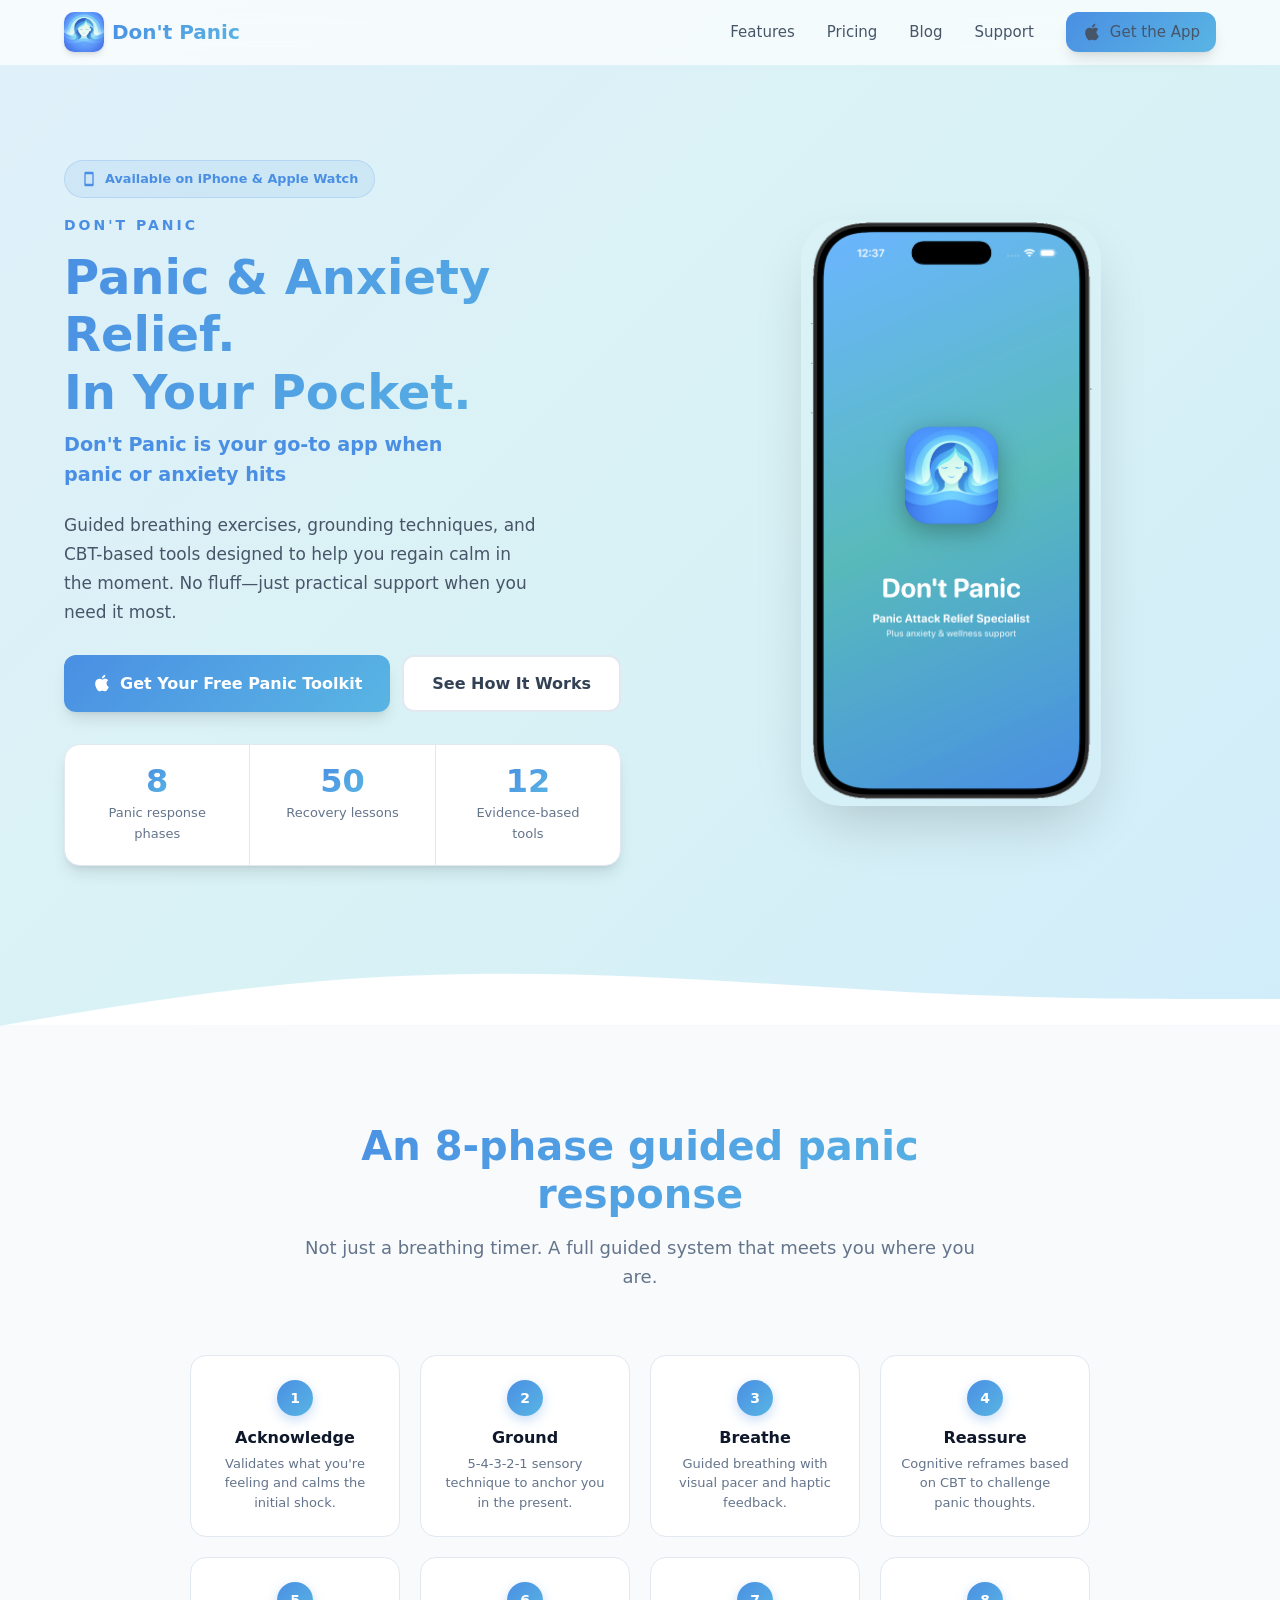
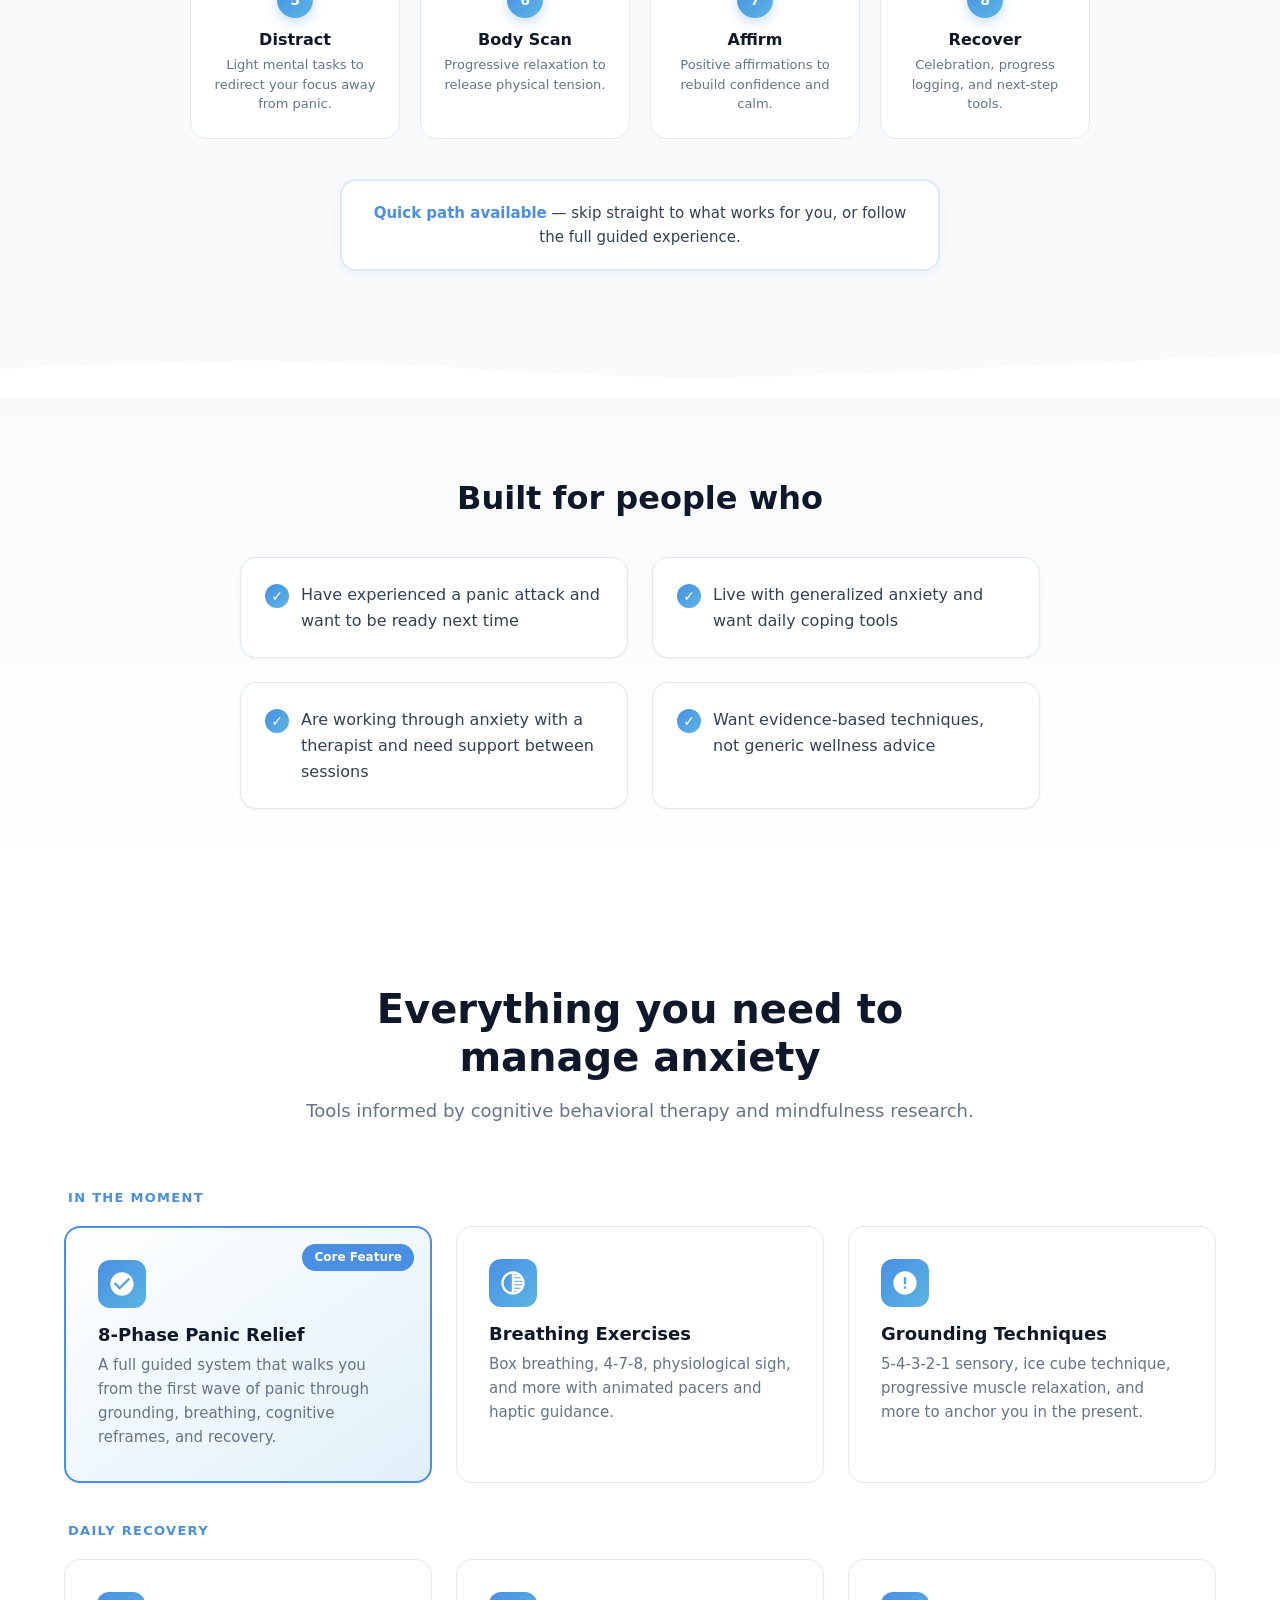
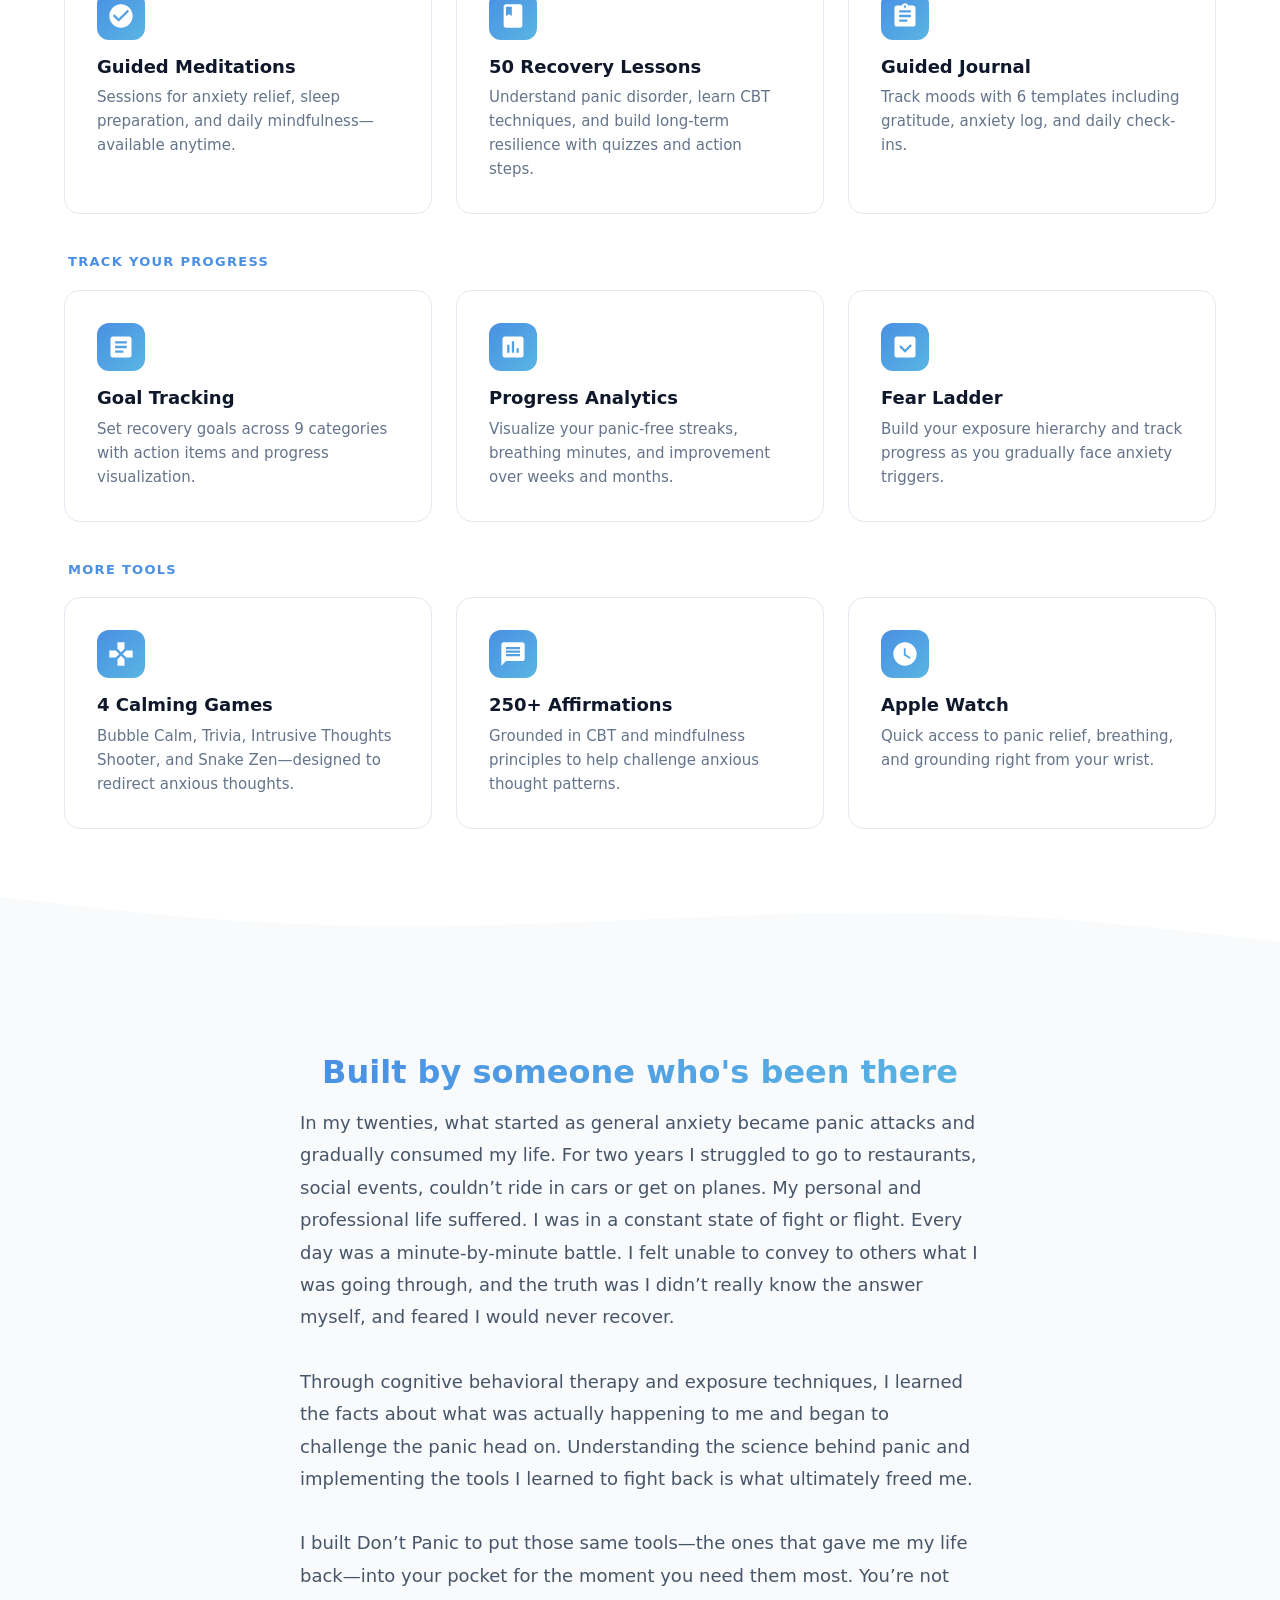
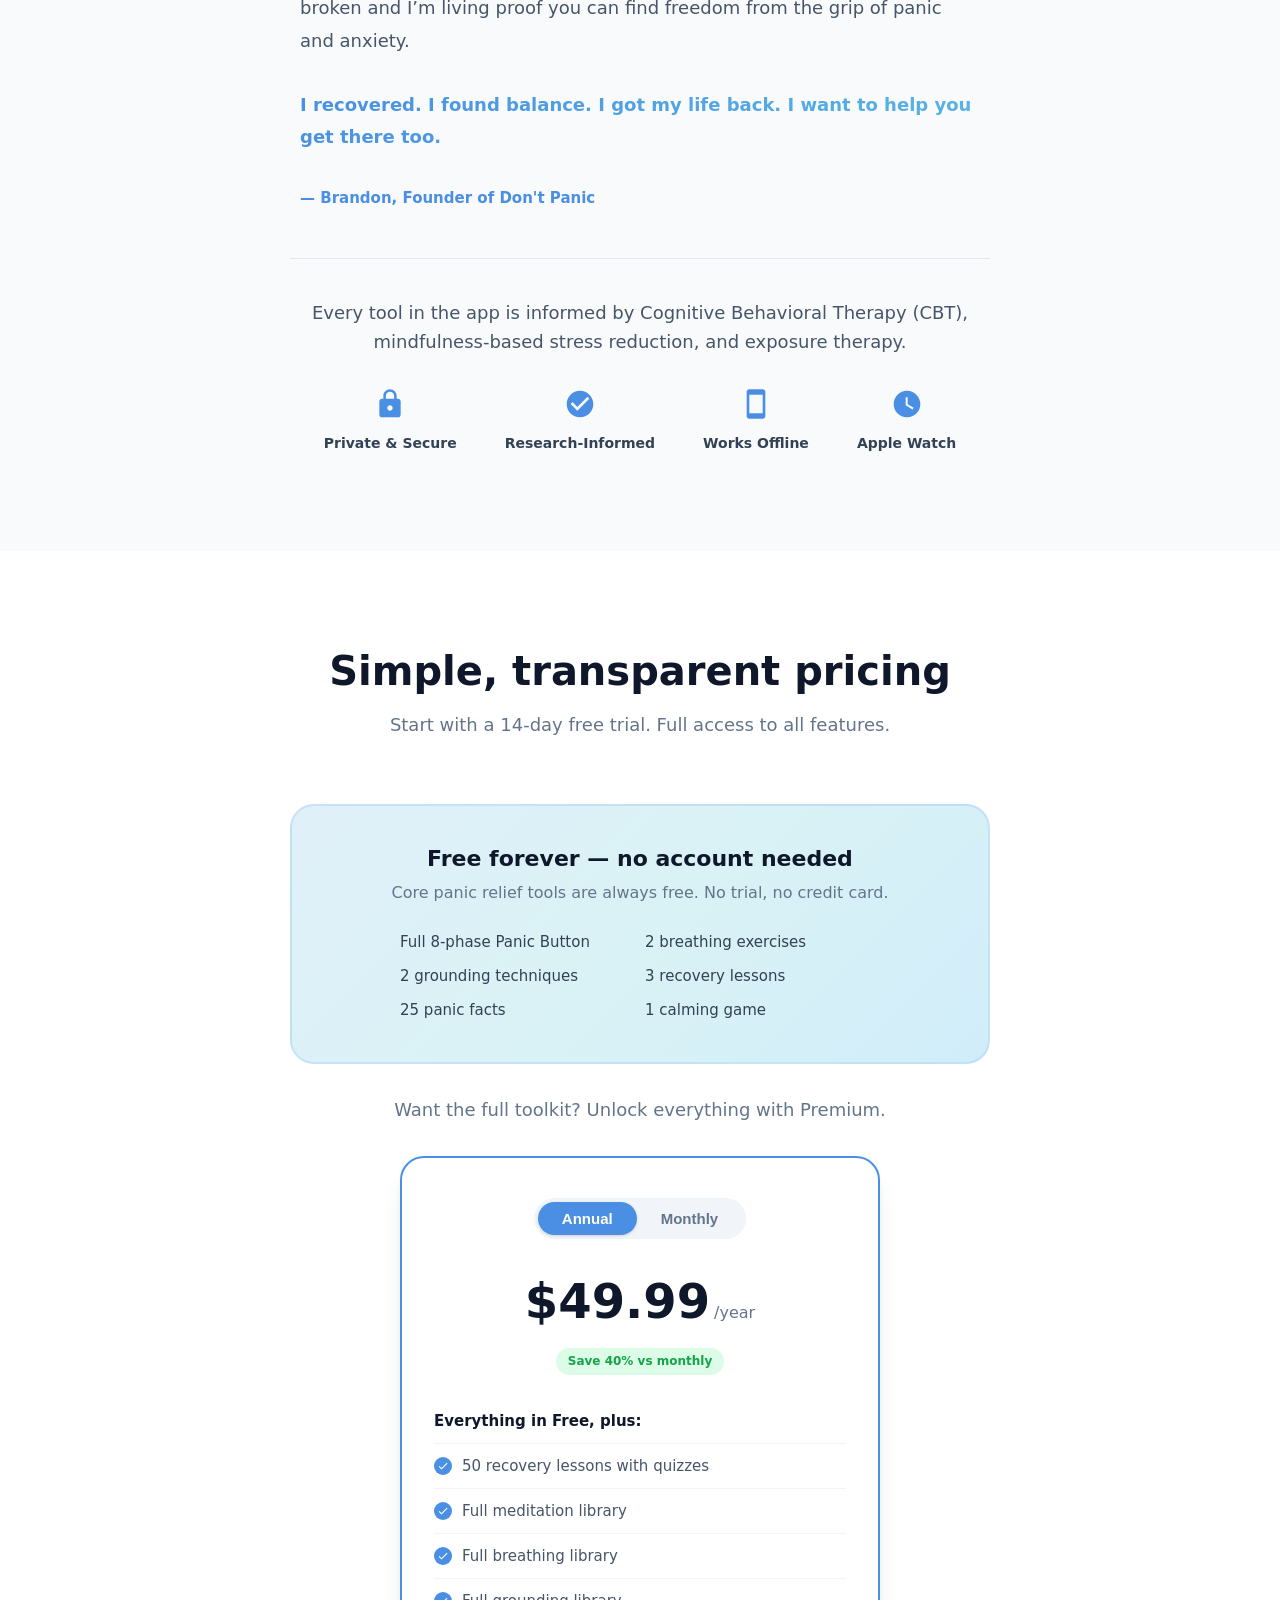
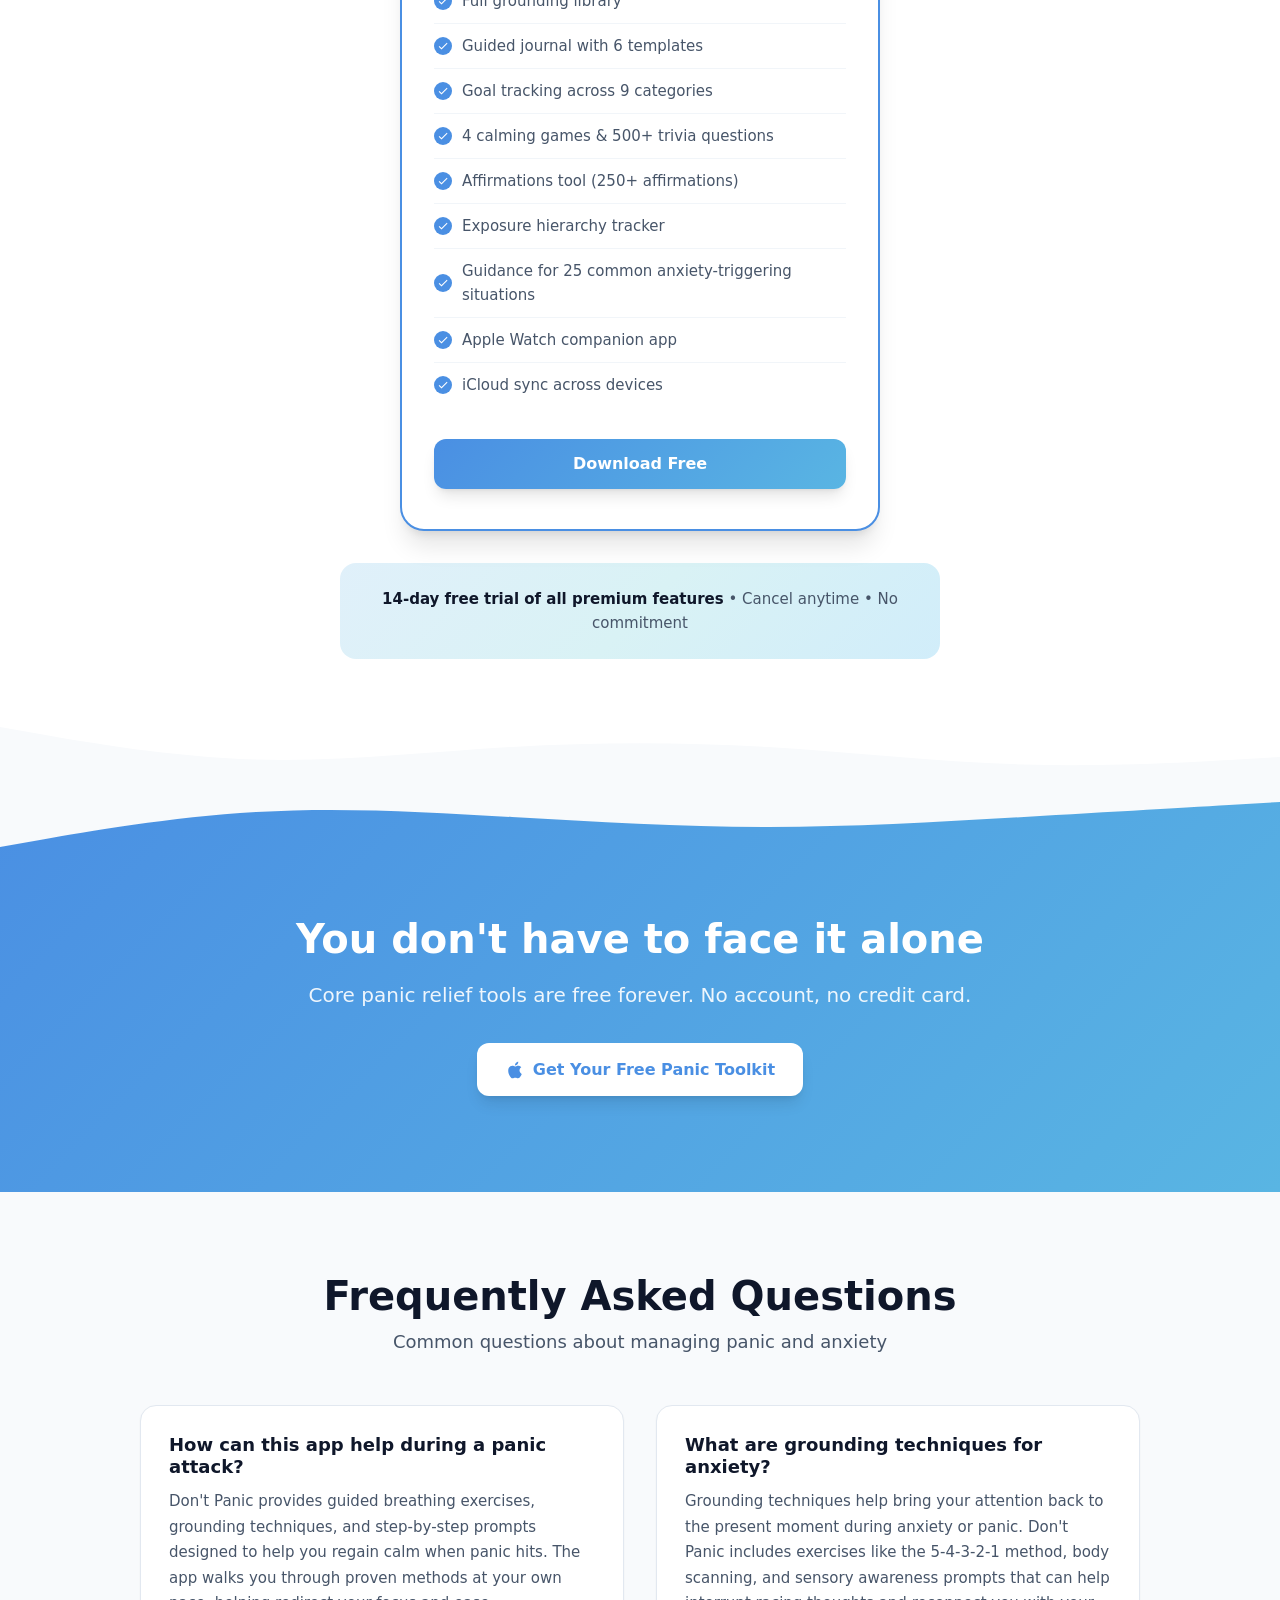
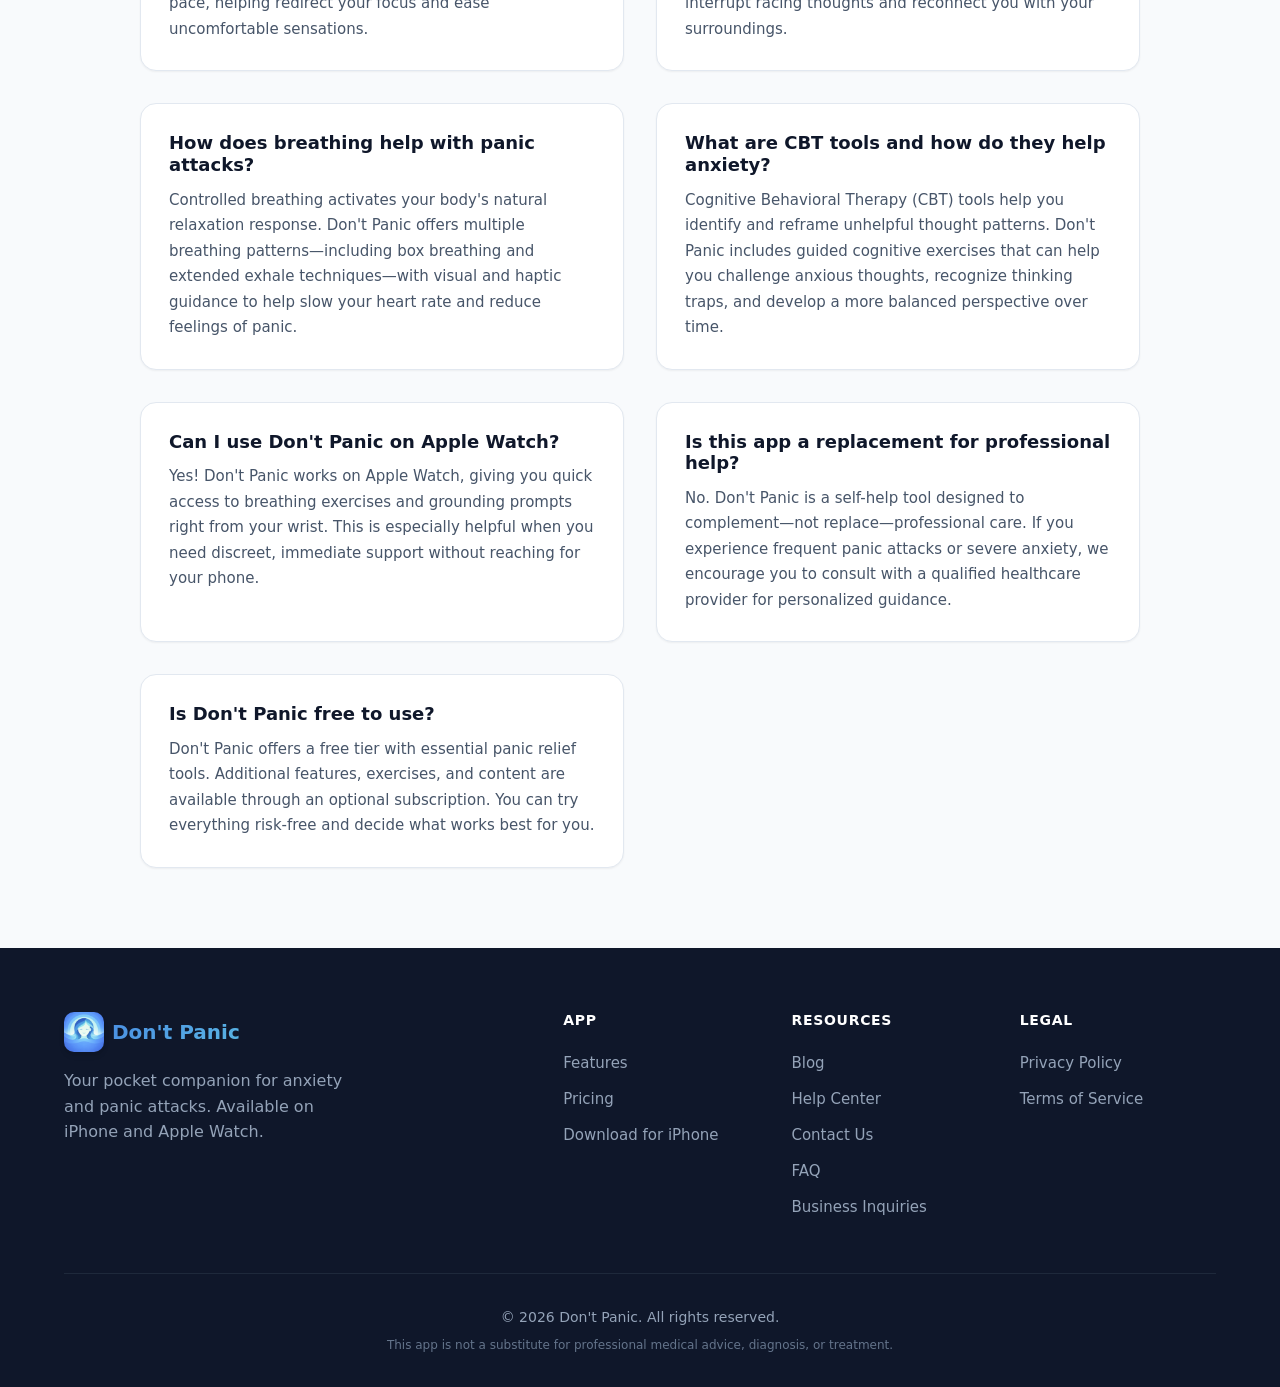
<file: index.html>
<!DOCTYPE html>
<html lang="en">
<head>
    <!-- Google tag (gtag.js) -->
    <script async src="https://www.googletagmanager.com/gtag/js?id=G-KNSSRLJZL7"></script>
    <script>
      window.dataLayer = window.dataLayer || [];
      function gtag(){dataLayer.push(arguments);}
      gtag('js', new Date());
      gtag('config', 'G-KNSSRLJZL7');
    </script>
    <meta charset="UTF-8">
    <meta name="viewport" content="width=device-width, initial-scale=1.0">
    <title>Don't Panic | Panic Attack Help & Anxiety Relief App for iPhone</title>
    <meta name="description" content="Panic & anxiety relief in your pocket. Guided breathing, grounding exercises, and CBT tools to help when panic hits. Free for iPhone & Apple Watch.">
    <meta name="keywords" content="panic attack help, anxiety relief app, breathing exercises, grounding techniques, CBT tools, panic disorder, iPhone app, Apple Watch">
    <link rel="canonical" href="https://dont-panic-app.com/">
    
    <!-- Open Graph -->
    <meta property="og:title" content="Don't Panic | Panic & Anxiety Relief in Your Pocket">
    <meta property="og:description" content="Guided breathing, grounding exercises, and CBT tools to help when panic hits. Free for iPhone & Apple Watch.">
    <meta property="og:image" content="https://dont-panic-app.com/og-image.png">
    <meta property="og:image:width" content="1200">
    <meta property="og:image:height" content="630">
    <meta property="og:type" content="website">
    <meta property="og:url" content="https://dont-panic-app.com/">
    <meta name="twitter:card" content="summary_large_image">
    <meta name="twitter:title" content="Don't Panic | Panic & Anxiety Relief in Your Pocket">
    <meta name="twitter:description" content="Guided breathing, grounding exercises, and CBT tools to help when panic hits. Free for iPhone & Apple Watch.">
    <meta name="twitter:image" content="https://dont-panic-app.com/og-image.png">
    
    <!-- Favicon -->
    <link rel="icon" type="image/png" href="favicon.png">
    <link rel="apple-touch-icon" href="app-icon.png">
    
    <link rel="stylesheet" href="style.css?v=7">
</head>
<body>
    <!-- Navigation -->
    <nav class="navbar">
        <div class="container nav-container">
            <a href="/" class="logo">
                <img src="app-icon.png" alt="Don't Panic" class="logo-img">
                <span class="logo-text">Don't Panic</span>
            </a>
            <div class="nav-links">
                <a href="#features">Features</a>
                <a href="#pricing">Pricing</a>
                <a href="blog/">Blog</a>
                <a href="support.html">Support</a>
                <a href="https://apps.apple.com/us/app/dont-panic-panic-relief/id6759459982" class="btn btn-primary btn-sm">
                    <svg class="apple-icon" viewBox="0 0 24 24" fill="currentColor"><path d="M18.71 19.5c-.83 1.24-1.71 2.45-3.05 2.47-1.34.03-1.77-.79-3.29-.79-1.53 0-2 .77-3.27.82-1.31.05-2.3-1.32-3.14-2.53C4.25 17 2.94 12.45 4.7 9.39c.87-1.52 2.43-2.48 4.12-2.51 1.28-.02 2.5.87 3.29.87.78 0 2.26-1.07 3.81-.91.65.03 2.47.26 3.64 1.98-.09.06-2.17 1.28-2.15 3.81.03 3.02 2.65 4.03 2.68 4.04-.03.07-.42 1.44-1.38 2.83M13 3.5c.73-.83 1.94-1.46 2.94-1.5.13 1.17-.34 2.35-1.04 3.19-.69.85-1.83 1.51-2.95 1.42-.15-1.15.41-2.35 1.05-3.11z"/></svg>
                    Get the App
                </a>
            </div>
            <button class="mobile-menu-btn" aria-label="Menu" aria-expanded="false">
                <span></span>
                <span></span>
                <span></span>
            </button>
        </div>
    </nav>

    <!-- Hero Section -->
    <section class="hero">
        <div class="container hero-container">
            <div class="hero-content">
                <div class="mobile-badge">
                    <svg class="badge-icon" viewBox="0 0 24 24" fill="currentColor" width="16" height="16"><path d="M17 1.01L7 1c-1.1 0-2 .9-2 2v18c0 1.1.9 2 2 2h10c1.1 0 2-.9 2-2V3c0-1.1-.9-1.99-2-1.99zM17 19H7V5h10v14z"/></svg>
                    Available on iPhone & Apple Watch
                </div>
                <p class="hero-eyebrow">DON'T PANIC</p>
                <h1>Panic & Anxiety Relief.<br>In Your Pocket.</h1>
                <p class="hero-tagline">Don't Panic is your go-to app when panic or anxiety hits</p>
                <p class="hero-subtitle">
                    Guided breathing exercises, grounding techniques, and CBT-based tools designed to help you regain calm in the moment. No fluff—just practical support when you need it most.
                </p>
                <div class="hero-buttons">
                    <a href="https://apps.apple.com/us/app/dont-panic-panic-relief/id6759459982" class="btn btn-primary btn-lg">
                        <svg class="apple-icon" viewBox="0 0 24 24" fill="currentColor">
                            <path d="M18.71 19.5c-.83 1.24-1.71 2.45-3.05 2.47-1.34.03-1.77-.79-3.29-.79-1.53 0-2 .77-3.27.82-1.31.05-2.3-1.32-3.14-2.53C4.25 17 2.94 12.45 4.7 9.39c.87-1.52 2.43-2.48 4.12-2.51 1.28-.02 2.5.87 3.29.87.78 0 2.26-1.07 3.81-.91.65.03 2.47.26 3.64 1.98-.09.06-2.17 1.28-2.15 3.81.03 3.02 2.65 4.03 2.68 4.04-.03.07-.42 1.44-1.38 2.83M13 3.5c.73-.83 1.94-1.46 2.94-1.5.13 1.17-.34 2.35-1.04 3.19-.69.85-1.83 1.51-2.95 1.42-.15-1.15.41-2.35 1.05-3.11z"/>
                        </svg>
                        Get Your Free Panic Toolkit
                    </a>
                    <a href="#how-it-works" class="btn btn-secondary btn-lg">See How It Works</a>
                </div>
                <div class="hero-stats fade-in">
                    <div class="stat">
                        <span class="stat-number" data-target="8">0</span>
                        <span class="stat-label">Panic response phases</span>
                    </div>
                    <div class="stat">
                        <span class="stat-number" data-target="50">0</span>
                        <span class="stat-label">Recovery lessons</span>
                    </div>
                    <div class="stat">
                        <span class="stat-number" data-target="12">0</span>
                        <span class="stat-label">Evidence-based tools</span>
                    </div>
                </div>
            </div>
            <div class="hero-image">
                <img src="screenshot.png?v=5" alt="Don't Panic App Screenshot" class="hero-screenshot">
            </div>
        </div>
        <div class="hero-wave">
            <svg viewBox="0 0 1440 120" fill="none" xmlns="http://www.w3.org/2000/svg">
                <path d="M0 120L60 110C120 100 240 80 360 70C480 60 600 60 720 65C840 70 960 80 1080 85C1200 90 1320 90 1380 90L1440 90V120H1380C1320 120 1200 120 1080 120C960 120 840 120 720 120C600 120 480 120 360 120C240 120 120 120 60 120H0Z" fill="white"/>
            </svg>
        </div>
    </section>

    <!-- How It Works -->
    <section id="how-it-works" class="how-it-works">
        <div class="container">
            <div class="section-header fade-in">
                <h2>An 8-phase guided panic response</h2>
                <p>Not just a breathing timer. A full guided system that meets you where you are.</p>
            </div>
            
            <div class="panic-phases">
                <div class="phase-row fade-in-children fade-in">
                    <div class="phase">
                        <div class="phase-number">1</div>
                        <div class="phase-content">
                            <h4>Acknowledge</h4>
                            <p>Validates what you're feeling and calms the initial shock.</p>
                        </div>
                    </div>
                    <div class="phase">
                        <div class="phase-number">2</div>
                        <div class="phase-content">
                            <h4>Ground</h4>
                            <p>5-4-3-2-1 sensory technique to anchor you in the present.</p>
                        </div>
                    </div>
                    <div class="phase">
                        <div class="phase-number">3</div>
                        <div class="phase-content">
                            <h4>Breathe</h4>
                            <p>Guided breathing with visual pacer and haptic feedback.</p>
                        </div>
                    </div>
                    <div class="phase">
                        <div class="phase-number">4</div>
                        <div class="phase-content">
                            <h4>Reassure</h4>
                            <p>Cognitive reframes based on CBT to challenge panic thoughts.</p>
                        </div>
                    </div>
                </div>
                <div class="phase-row">
                    <div class="phase">
                        <div class="phase-number">5</div>
                        <div class="phase-content">
                            <h4>Distract</h4>
                            <p>Light mental tasks to redirect your focus away from panic.</p>
                        </div>
                    </div>
                    <div class="phase">
                        <div class="phase-number">6</div>
                        <div class="phase-content">
                            <h4>Body Scan</h4>
                            <p>Progressive relaxation to release physical tension.</p>
                        </div>
                    </div>
                    <div class="phase">
                        <div class="phase-number">7</div>
                        <div class="phase-content">
                            <h4>Affirm</h4>
                            <p>Positive affirmations to rebuild confidence and calm.</p>
                        </div>
                    </div>
                    <div class="phase">
                        <div class="phase-number">8</div>
                        <div class="phase-content">
                            <h4>Recover</h4>
                            <p>Celebration, progress logging, and next-step tools.</p>
                        </div>
                    </div>
                </div>
            </div>
            
            <div class="panic-note fade-in">
                <p><strong>Quick path available</strong> — skip straight to what works for you, or follow the full guided experience.</p>
            </div>
        </div>
        <div class="wave-divider wave-bottom">
            <svg viewBox="0 0 1440 100" fill="none" xmlns="http://www.w3.org/2000/svg" preserveAspectRatio="none">
                <path d="M0 50L60 45.8C120 41.7 240 33.3 360 37.5C480 41.7 600 58.3 720 62.5C840 66.7 960 58.3 1080 50C1200 41.7 1320 33.3 1380 29.2L1440 25V100H1380C1320 100 1200 100 1080 100C960 100 840 100 720 100C600 100 480 100 360 100C240 100 120 100 60 100H0V50Z" fill="white"/>
            </svg>
        </div>
    </section>

    <!-- Built For Section -->
    <section class="built-for-section">
        <div class="container">
            <div class="built-for fade-in">
                <h3>Built for people who</h3>
                <div class="built-for-list fade-in-children fade-in">
                    <div class="built-for-item">Have experienced a panic attack and want to be ready next time</div>
                    <div class="built-for-item">Live with generalized anxiety and want daily coping tools</div>
                    <div class="built-for-item">Are working through anxiety with a therapist and need support between sessions</div>
                    <div class="built-for-item">Want evidence-based techniques, not generic wellness advice</div>
                </div>
            </div>
        </div>
    </section>

    <!-- Features Section -->
    <section id="features" class="features">
        <div class="container">
            <div class="section-header fade-in">
                <h2>Everything you need to manage anxiety</h2>
                <p>Tools informed by cognitive behavioral therapy and mindfulness research.</p>
            </div>

            <!-- In the Moment -->
            <div class="feature-group fade-in">
                <h3 class="feature-group-label">In the moment</h3>
                <div class="features-grid features-grid-3">
                    <div class="feature-card featured">
                        <div class="feature-icon">
                            <svg viewBox="0 0 24 24" fill="currentColor"><path d="M12 2C6.48 2 2 6.48 2 12s4.48 10 10 10 10-4.48 10-10S17.52 2 12 2zm-2 15l-5-5 1.41-1.41L10 14.17l7.59-7.59L19 8l-9 9z"/></svg>
                        </div>
                        <h3>8-Phase Panic Relief</h3>
                        <p>A full guided system that walks you from the first wave of panic through grounding, breathing, cognitive reframes, and recovery.</p>
                        <span class="feature-badge">Core Feature</span>
                    </div>
                    
                    <div class="feature-card">
                        <div class="feature-icon">
                            <svg viewBox="0 0 24 24" fill="currentColor"><path d="M12 2C6.48 2 2 6.48 2 12s4.48 10 10 10 10-4.48 10-10S17.52 2 12 2zm-1 17.93c-3.94-.49-7-3.85-7-7.93s3.05-7.44 7-7.93v15.86zm2-15.86c1.03.13 2 .45 2.87.93H13v-.93zM13 7h5.24c.25.31.48.65.68 1H13V7zm0 3h6.74c.08.33.15.66.19 1H13v-1zm0 9.93V19h2.87c-.87.48-1.84.8-2.87.93zM18.24 17H13v-1h5.92c-.2.35-.43.69-.68 1zm1.5-3H13v-1h6.93c-.04.34-.11.67-.19 1z"/></svg>
                        </div>
                        <h3>Breathing Exercises</h3>
                        <p>Box breathing, 4-7-8, physiological sigh, and more with animated pacers and haptic guidance.</p>
                    </div>
                    
                    <div class="feature-card">
                        <div class="feature-icon">
                            <svg viewBox="0 0 24 24" fill="currentColor"><path d="M12 2C6.48 2 2 6.48 2 12s4.48 10 10 10 10-4.48 10-10S17.52 2 12 2zm1 15h-2v-2h2v2zm0-4h-2V7h2v6z"/></svg>
                        </div>
                        <h3>Grounding Techniques</h3>
                        <p>5-4-3-2-1 sensory, ice cube technique, progressive muscle relaxation, and more to anchor you in the present.</p>
                    </div>
                </div>
            </div>

            <!-- Daily Recovery -->
            <div class="feature-group fade-in">
                <h3 class="feature-group-label">Daily recovery</h3>
                <div class="features-grid features-grid-3">
                    <div class="feature-card">
                        <div class="feature-icon">
                            <svg viewBox="0 0 24 24" fill="currentColor"><path d="M12 2C6.48 2 2 6.48 2 12s4.48 10 10 10 10-4.48 10-10S17.52 2 12 2zm-2 15l-5-5 1.41-1.41L10 14.17l7.59-7.59L19 8l-9 9z"/></svg>
                        </div>
                        <h3>Guided Meditations</h3>
                        <p>Sessions for anxiety relief, sleep preparation, and daily mindfulness—available anytime.</p>
                    </div>
                    
                    <div class="feature-card">
                        <div class="feature-icon">
                            <svg viewBox="0 0 24 24" fill="currentColor"><path d="M18 2H6c-1.1 0-2 .9-2 2v16c0 1.1.9 2 2 2h12c1.1 0 2-.9 2-2V4c0-1.1-.9-2-2-2zM6 4h5v8l-2.5-1.5L6 12V4z"/></svg>
                        </div>
                        <h3>50 Recovery Lessons</h3>
                        <p>Understand panic disorder, learn CBT techniques, and build long-term resilience with quizzes and action steps.</p>
                    </div>
                    
                    <div class="feature-card">
                        <div class="feature-icon">
                            <svg viewBox="0 0 24 24" fill="currentColor"><path d="M19 3h-4.18C14.4 1.84 13.3 1 12 1c-1.3 0-2.4.84-2.82 2H5c-1.1 0-2 .9-2 2v14c0 1.1.9 2 2 2h14c1.1 0 2-.9 2-2V5c0-1.1-.9-2-2-2zm-7 0c.55 0 1 .45 1 1s-.45 1-1 1-1-.45-1-1 .45-1 1-1zm2 14H7v-2h7v2zm3-4H7v-2h10v2zm0-4H7V7h10v2z"/></svg>
                        </div>
                        <h3>Guided Journal</h3>
                        <p>Track moods with 6 templates including gratitude, anxiety log, and daily check-ins.</p>
                    </div>
                </div>
            </div>

            <!-- Track Your Progress -->
            <div class="feature-group fade-in">
                <h3 class="feature-group-label">Track your progress</h3>
                <div class="features-grid features-grid-3">
                    <div class="feature-card">
                        <div class="feature-icon">
                            <svg viewBox="0 0 24 24" fill="currentColor"><path d="M19 3H5c-1.1 0-2 .9-2 2v14c0 1.1.9 2 2 2h14c1.1 0 2-.9 2-2V5c0-1.1-.9-2-2-2zm-5 14H7v-2h7v2zm3-4H7v-2h10v2zm0-4H7V7h10v2z"/></svg>
                        </div>
                        <h3>Goal Tracking</h3>
                        <p>Set recovery goals across 9 categories with action items and progress visualization.</p>
                    </div>
                    
                    <div class="feature-card">
                        <div class="feature-icon">
                            <svg viewBox="0 0 24 24" fill="currentColor"><path d="M19 3H5c-1.1 0-2 .9-2 2v14c0 1.1.9 2 2 2h14c1.1 0 2-.9 2-2V5c0-1.1-.9-2-2-2zM9 17H7v-7h2v7zm4 0h-2V7h2v10zm4 0h-2v-4h2v4z"/></svg>
                        </div>
                        <h3>Progress Analytics</h3>
                        <p>Visualize your panic-free streaks, breathing minutes, and improvement over weeks and months.</p>
                    </div>
                    
                    <div class="feature-card">
                        <div class="feature-icon">
                            <svg viewBox="0 0 24 24" fill="currentColor"><path d="M19 3H5c-1.1 0-2 .9-2 2v14c0 1.1.9 2 2 2h14c1.1 0 2-.9 2-2V5c0-1.1-.9-2-2-2zm-7 14l-5-5 1.41-1.41L12 14.17l4.59-4.58L18 11l-6 6z"/></svg>
                        </div>
                        <h3>Fear Ladder</h3>
                        <p>Build your exposure hierarchy and track progress as you gradually face anxiety triggers.</p>
                    </div>
                </div>
            </div>

            <!-- More Tools -->
            <div class="feature-group fade-in">
                <h3 class="feature-group-label">More tools</h3>
                <div class="features-grid features-grid-3">
                    <div class="feature-card">
                        <div class="feature-icon">
                            <svg viewBox="0 0 24 24" fill="currentColor"><path d="M15 7.5V2H9v5.5l3 3 3-3zM7.5 9H2v6h5.5l3-3-3-3zM9 16.5V22h6v-5.5l-3-3-3 3zM16.5 9l-3 3 3 3H22V9h-5.5z"/></svg>
                        </div>
                        <h3>4 Calming Games</h3>
                        <p>Bubble Calm, Trivia, Intrusive Thoughts Shooter, and Snake Zen—designed to redirect anxious thoughts.</p>
                    </div>
                    
                    <div class="feature-card">
                        <div class="feature-icon">
                            <svg viewBox="0 0 24 24" fill="currentColor"><path d="M20 2H4c-1.1 0-1.99.9-1.99 2L2 22l4-4h14c1.1 0 2-.9 2-2V4c0-1.1-.9-2-2-2zm-2 12H6v-2h12v2zm0-3H6V9h12v2zm0-3H6V6h12v2z"/></svg>
                        </div>
                        <h3>250+ Affirmations</h3>
                        <p>Grounded in CBT and mindfulness principles to help challenge anxious thought patterns.</p>
                    </div>
                    
                    <div class="feature-card">
                        <div class="feature-icon">
                            <svg viewBox="0 0 24 24" fill="currentColor"><path d="M12 2C6.5 2 2 6.5 2 12s4.5 10 10 10 10-4.5 10-10S17.5 2 12 2zm4.2 14.2L11 13V7h1.5v5.2l4.5 2.7-.8 1.3z"/></svg>
                        </div>
                        <h3>Apple Watch</h3>
                        <p>Quick access to panic relief, breathing, and grounding right from your wrist.</p>
                    </div>
                </div>
            </div>
        </div>
        <div class="wave-divider wave-bottom">
            <svg viewBox="0 0 1440 100" fill="none" xmlns="http://www.w3.org/2000/svg" preserveAspectRatio="none">
                <path d="M0 0L48 8.3C96 16.7 192 33.3 288 41.7C384 50 480 50 576 45.8C672 41.7 768 33.3 864 29.2C960 25 1056 25 1152 33.3C1248 41.7 1344 58.3 1392 66.7L1440 75V100H1392C1344 100 1248 100 1152 100C1056 100 960 100 864 100C768 100 672 100 576 100C480 100 384 100 288 100C192 100 96 100 48 100H0V0Z" fill="#f8fafc"/>
            </svg>
        </div>
    </section>

    <!-- Founder Story + Trust Section -->
    <section class="trust">
        <div class="container">
            <div class="founder-story fade-in">
                <h2>Built by someone who's been there</h2>
                <div class="founder-quote">
                    <p>
                        In my twenties, what started as general anxiety became panic attacks and 
                        gradually consumed my life. For two years I struggled to go to restaurants, 
                        social events, couldn&rsquo;t ride in cars or get on planes. My personal and 
                        professional life suffered. I was in a constant state of fight or flight. 
                        Every day was a minute-by-minute battle. I felt unable to convey to others 
                        what I was going through, and the truth was I didn&rsquo;t really know the 
                        answer myself, and feared I would never recover.
                    </p>
                    <p>
                        Through cognitive behavioral therapy and exposure techniques, I learned the 
                        facts about what was actually happening to me and began to challenge the panic 
                        head on. Understanding the science behind panic and implementing the tools I 
                        learned to fight back is what ultimately freed me.
                    </p>
                    <p>
                        I built Don&rsquo;t Panic to put those same tools&mdash;the ones that gave me 
                        my life back&mdash;into your pocket for the moment you need them most. 
                        You&rsquo;re not broken and I&rsquo;m living proof you can find freedom from 
                        the grip of panic and anxiety.
                    </p>
                    <p>
                        I recovered. I found balance. I got my life back. I want to help you get there too.
                    </p>
                    <div class="founder-name">&mdash; Brandon, Founder of Don't Panic</div>
                </div>
            </div>

            <div class="trust-details fade-in">
                <p class="trust-subtitle">
                    Every tool in the app is informed by Cognitive Behavioral Therapy (CBT), 
                    mindfulness-based stress reduction, and exposure therapy.
                </p>
                <div class="trust-badges">
                    <div class="trust-badge">
                        <svg class="trust-icon" viewBox="0 0 24 24" fill="currentColor"><path d="M18 8h-1V6c0-2.76-2.24-5-5-5S7 3.24 7 6v2H6c-1.1 0-2 .9-2 2v10c0 1.1.9 2 2 2h12c1.1 0 2-.9 2-2V10c0-1.1-.9-2-2-2zm-6 9c-1.1 0-2-.9-2-2s.9-2 2-2 2 .9 2 2-.9 2-2 2zm3.1-9H8.9V6c0-1.71 1.39-3.1 3.1-3.1 1.71 0 3.1 1.39 3.1 3.1v2z"/></svg>
                        <span>Private & Secure</span>
                    </div>
                    <div class="trust-badge">
                        <svg class="trust-icon" viewBox="0 0 24 24" fill="currentColor"><path d="M12 2C6.48 2 2 6.48 2 12s4.48 10 10 10 10-4.48 10-10S17.52 2 12 2zm-2 15l-5-5 1.41-1.41L10 14.17l7.59-7.59L19 8l-9 9z"/></svg>
                        <span>Research-Informed</span>
                    </div>
                    <div class="trust-badge">
                        <svg class="trust-icon" viewBox="0 0 24 24" fill="currentColor"><path d="M17 1.01L7 1c-1.1 0-2 .9-2 2v18c0 1.1.9 2 2 2h10c1.1 0 2-.9 2-2V3c0-1.1-.9-1.99-2-1.99zM17 19H7V5h10v14z"/></svg>
                        <span>Works Offline</span>
                    </div>
                    <div class="trust-badge">
                        <svg class="trust-icon" viewBox="0 0 24 24" fill="currentColor"><path d="M12 2C6.5 2 2 6.5 2 12s4.5 10 10 10 10-4.5 10-10S17.5 2 12 2zm4.2 14.2L11 13V7h1.5v5.2l4.5 2.7-.8 1.3z"/></svg>
                        <span>Apple Watch</span>
                    </div>
                </div>
            </div>
        </div>
    </section>

    <!-- Pricing Section -->
    <section id="pricing" class="pricing">
        <div class="container">
            <div class="section-header fade-in">
                <h2>Simple, transparent pricing</h2>
                <p>Start with a 14-day free trial. Full access to all features.</p>
            </div>
            
            <!-- Free Forever Callout -->
            <div class="free-tier-callout fade-in">
                <h3>Free forever — no account needed</h3>
                <p>Core panic relief tools are always free. No trial, no credit card.</p>
                <div class="free-features-list">
                    <div class="free-feature">Full 8-phase Panic Button</div>
                    <div class="free-feature">2 breathing exercises</div>
                    <div class="free-feature">2 grounding techniques</div>
                    <div class="free-feature">3 recovery lessons</div>
                    <div class="free-feature">25 panic facts</div>
                    <div class="free-feature">1 calming game</div>
                </div>
            </div>

            <p class="premium-intro">Want the full toolkit? Unlock everything with Premium.</p>

            <div class="premium-card fade-in">
                <div class="plan-toggle">
                    <button class="plan-option active" data-plan="annual">Annual</button>
                    <button class="plan-option" data-plan="monthly">Monthly</button>
                </div>

                <div class="plan-pricing" id="plan-annual">
                    <div class="price">
                        <span class="amount">$49.99</span>
                        <span class="period">/year</span>
                    </div>
                    <p class="savings">Save 40% vs monthly</p>
                </div>

                <div class="plan-pricing hidden" id="plan-monthly">
                    <div class="price">
                        <span class="amount">$6.99</span>
                        <span class="period">/month</span>
                    </div>
                </div>

                <ul class="pricing-features">
                    <li>Everything in Free, plus:</li>
                    <li>50 recovery lessons with quizzes</li>
                    <li>Full meditation library</li>
                    <li>Full breathing library</li>
                    <li>Full grounding library</li>
                    <li>Guided journal with 6 templates</li>
                    <li>Goal tracking across 9 categories</li>
                    <li>4 calming games &amp; 500+ trivia questions</li>
                    <li>Affirmations tool (250+ affirmations)</li>
                    <li>Exposure hierarchy tracker</li>
                    <li>Guidance for 25 common anxiety-triggering situations</li>
                    <li>Apple Watch companion app</li>
                    <li>iCloud sync across devices</li>
                </ul>

                <a href="https://apps.apple.com/us/app/dont-panic-panic-relief/id6759459982" class="btn btn-primary">Download Free</a>
            </div>
            
            <div class="pricing-note">
                <p><strong>14-day free trial of all premium features</strong> • Cancel anytime • No commitment</p>
            </div>
        </div>
        <div class="wave-divider wave-bottom">
            <svg viewBox="0 0 1440 100" fill="none" xmlns="http://www.w3.org/2000/svg" preserveAspectRatio="none">
                <path d="M0 0L48 12.5C96 25 192 50 288 54.2C384 58.3 480 41.7 576 33.3C672 25 768 25 864 33.3C960 41.7 1056 58.3 1152 62.5C1248 66.7 1344 58.3 1392 54.2L1440 50V100H1392C1344 100 1248 100 1152 100C1056 100 960 100 864 100C768 100 672 100 576 100C480 100 384 100 288 100C192 100 96 100 48 100H0V0Z" fill="#f8fafc"/>
            </svg>
        </div>
    </section>

    <!-- CTA Section -->
    <section class="cta">
        <div class="wave-divider wave-top">
            <svg viewBox="0 0 1440 100" fill="none" xmlns="http://www.w3.org/2000/svg" preserveAspectRatio="none">
                <path d="M0 100L48 87.5C96 75 192 50 288 41.7C384 33.3 480 41.7 576 50C672 58.3 768 66.7 864 66.7C960 66.7 1056 58.3 1152 50C1248 41.7 1344 33.3 1392 29.2L1440 25V0H1392C1344 0 1248 0 1152 0C1056 0 960 0 864 0C768 0 672 0 576 0C480 0 384 0 288 0C192 0 96 0 48 0H0V100Z" fill="#f8fafc"/>
            </svg>
        </div>
        <div class="container">
            <h2>You don't have to face it alone</h2>
            <p>Core panic relief tools are free forever. No account, no credit card.</p>
            <a href="https://apps.apple.com/us/app/dont-panic-panic-relief/id6759459982" class="btn btn-white btn-lg">
                <svg class="apple-icon" viewBox="0 0 24 24" fill="currentColor">
                    <path d="M18.71 19.5c-.83 1.24-1.71 2.45-3.05 2.47-1.34.03-1.77-.79-3.29-.79-1.53 0-2 .77-3.27.82-1.31.05-2.3-1.32-3.14-2.53C4.25 17 2.94 12.45 4.7 9.39c.87-1.52 2.43-2.48 4.12-2.51 1.28-.02 2.5.87 3.29.87.78 0 2.26-1.07 3.81-.91.65.03 2.47.26 3.64 1.98-.09.06-2.17 1.28-2.15 3.81.03 3.02 2.65 4.03 2.68 4.04-.03.07-.42 1.44-1.38 2.83M13 3.5c.73-.83 1.94-1.46 2.94-1.5.13 1.17-.34 2.35-1.04 3.19-.69.85-1.83 1.51-2.95 1.42-.15-1.15.41-2.35 1.05-3.11z"/>
                </svg>
                Get Your Free Panic Toolkit
            </a>
        </div>
    </section>

    <!-- FAQ Section -->
    <section class="faq-section" id="faq">
        <div class="container">
            <h2>Frequently Asked Questions</h2>
            <p class="section-subtitle">Common questions about managing panic and anxiety</p>
            
            <div class="faq-grid">
                <div class="faq-item">
                    <h3>How can this app help during a panic attack?</h3>
                    <p>Don't Panic provides guided breathing exercises, grounding techniques, and step-by-step prompts designed to help you regain calm when panic hits. The app walks you through proven methods at your own pace, helping redirect your focus and ease uncomfortable sensations.</p>
                </div>
                
                <div class="faq-item">
                    <h3>What are grounding techniques for anxiety?</h3>
                    <p>Grounding techniques help bring your attention back to the present moment during anxiety or panic. Don't Panic includes exercises like the 5-4-3-2-1 method, body scanning, and sensory awareness prompts that can help interrupt racing thoughts and reconnect you with your surroundings.</p>
                </div>
                
                <div class="faq-item">
                    <h3>How does breathing help with panic attacks?</h3>
                    <p>Controlled breathing activates your body's natural relaxation response. Don't Panic offers multiple breathing patterns—including box breathing and extended exhale techniques—with visual and haptic guidance to help slow your heart rate and reduce feelings of panic.</p>
                </div>
                
                <div class="faq-item">
                    <h3>What are CBT tools and how do they help anxiety?</h3>
                    <p>Cognitive Behavioral Therapy (CBT) tools help you identify and reframe unhelpful thought patterns. Don't Panic includes guided cognitive exercises that can help you challenge anxious thoughts, recognize thinking traps, and develop a more balanced perspective over time.</p>
                </div>
                
                <div class="faq-item">
                    <h3>Can I use Don't Panic on Apple Watch?</h3>
                    <p>Yes! Don't Panic works on Apple Watch, giving you quick access to breathing exercises and grounding prompts right from your wrist. This is especially helpful when you need discreet, immediate support without reaching for your phone.</p>
                </div>
                
                <div class="faq-item">
                    <h3>Is this app a replacement for professional help?</h3>
                    <p>No. Don't Panic is a self-help tool designed to complement—not replace—professional care. If you experience frequent panic attacks or severe anxiety, we encourage you to consult with a qualified healthcare provider for personalized guidance.</p>
                </div>
                
                <div class="faq-item">
                    <h3>Is Don't Panic free to use?</h3>
                    <p>Don't Panic offers a free tier with essential panic relief tools. Additional features, exercises, and content are available through an optional subscription. You can try everything risk-free and decide what works best for you.</p>
                </div>
            </div>
        </div>
    </section>

    <!-- Footer -->
    <footer class="footer">
        <div class="container">
            <div class="footer-content">
                <div class="footer-brand">
                    <a href="/" class="logo">
                        <img src="app-icon.png" alt="Don't Panic" class="logo-img">
                        <span class="logo-text">Don't Panic</span>
                    </a>
                    <p>Your pocket companion for anxiety and panic attacks. Available on iPhone and Apple Watch.</p>
                </div>
                
                <div class="footer-links">
                    <div class="footer-column">
                        <h4>App</h4>
                        <a href="#features">Features</a>
                        <a href="#pricing">Pricing</a>
                        <a href="https://apps.apple.com/us/app/dont-panic-panic-relief/id6759459982">Download for iPhone</a>
                    </div>
                    
                    <div class="footer-column">
                        <h4>Resources</h4>
                        <a href="blog/">Blog</a>
                        <a href="support.html">Help Center</a>
                        <a href="mailto:support@dont-panic-app.com">Contact Us</a>
                        <a href="support.html#faq">FAQ</a>
                        <a href="mailto:inquiries@dont-panic-app.com">Business Inquiries</a>
                    </div>
                    
                    <div class="footer-column">
                        <h4>Legal</h4>
                        <a href="privacy.html">Privacy Policy</a>
                        <a href="terms.html">Terms of Service</a>
                    </div>
                </div>
            </div>
            
            <div class="footer-bottom">
                <p>&copy; 2026 Don't Panic. All rights reserved.</p>
                <p class="disclaimer">This app is not a substitute for professional medical advice, diagnosis, or treatment.</p>
            </div>
        </div>
    </footer>

    <script>
        // Mobile menu toggle with accessibility
        const menuBtn = document.querySelector('.mobile-menu-btn');
        const navLinks = document.querySelector('.nav-links');
        
        menuBtn.addEventListener('click', function() {
            const isOpen = navLinks.classList.toggle('active');
            this.classList.toggle('active');
            this.setAttribute('aria-expanded', isOpen);
        });

        // Close menu when a nav link is clicked
        navLinks.querySelectorAll('a').forEach(link => {
            link.addEventListener('click', () => {
                navLinks.classList.remove('active');
                menuBtn.classList.remove('active');
                menuBtn.setAttribute('aria-expanded', 'false');
            });
        });

        // Close menu when clicking outside
        document.addEventListener('click', function(e) {
            if (!menuBtn.contains(e.target) && !navLinks.contains(e.target)) {
                navLinks.classList.remove('active');
                menuBtn.classList.remove('active');
                menuBtn.setAttribute('aria-expanded', 'false');
            }
        });

        // Smooth scrolling for anchor links
        document.querySelectorAll('a[href^="#"]').forEach(anchor => {
            anchor.addEventListener('click', function (e) {
                e.preventDefault();
                document.querySelector(this.getAttribute('href')).scrollIntoView({
                    behavior: 'smooth'
                });
            });
        });

        // Plan toggle (annual/monthly)
        document.querySelectorAll('.plan-option').forEach(btn => {
            btn.addEventListener('click', function() {
                document.querySelectorAll('.plan-option').forEach(b => b.classList.remove('active'));
                this.classList.add('active');
                document.querySelectorAll('.plan-pricing').forEach(p => p.classList.add('hidden'));
                document.getElementById('plan-' + this.dataset.plan).classList.remove('hidden');
            });
        });

        // --- Navbar scroll effect ---
        const navbar = document.querySelector('.navbar');
        let lastScroll = 0;
        window.addEventListener('scroll', () => {
            if (window.scrollY > 20) {
                navbar.classList.add('scrolled');
            } else {
                navbar.classList.remove('scrolled');
            }
        }, { passive: true });

        // --- Scroll-triggered fade-in animations ---
        const observerOptions = {
            threshold: 0.15,
            rootMargin: '0px 0px -40px 0px'
        };

        const fadeObserver = new IntersectionObserver((entries) => {
            entries.forEach(entry => {
                if (entry.isIntersecting) {
                    entry.target.classList.add('visible');
                    fadeObserver.unobserve(entry.target);
                }
            });
        }, observerOptions);

        document.querySelectorAll('.fade-in, .fade-in-children').forEach(el => {
            fadeObserver.observe(el);
        });

        // --- Animated stat counters ---
        let statsAnimated = false;
        const statsObserver = new IntersectionObserver((entries) => {
            entries.forEach(entry => {
                if (entry.isIntersecting && !statsAnimated) {
                    statsAnimated = true;
                    animateCounters();
                    statsObserver.unobserve(entry.target);
                }
            });
        }, { threshold: 0.5 });

        const heroStats = document.querySelector('.hero-stats');
        if (heroStats) statsObserver.observe(heroStats);

        function animateCounters() {
            document.querySelectorAll('.stat-number[data-target]').forEach(counter => {
                const target = parseInt(counter.dataset.target);
                const suffix = counter.dataset.suffix || '';
                const duration = 1500;
                const start = performance.now();

                function update(now) {
                    const elapsed = now - start;
                    const progress = Math.min(elapsed / duration, 1);
                    // Ease-out cubic
                    const eased = 1 - Math.pow(1 - progress, 3);
                    const current = Math.round(eased * target);
                    counter.textContent = current + suffix;
                    if (progress < 1) {
                        requestAnimationFrame(update);
                    }
                }
                requestAnimationFrame(update);
            });
        }
    </script>
</body>
</html>
</file>
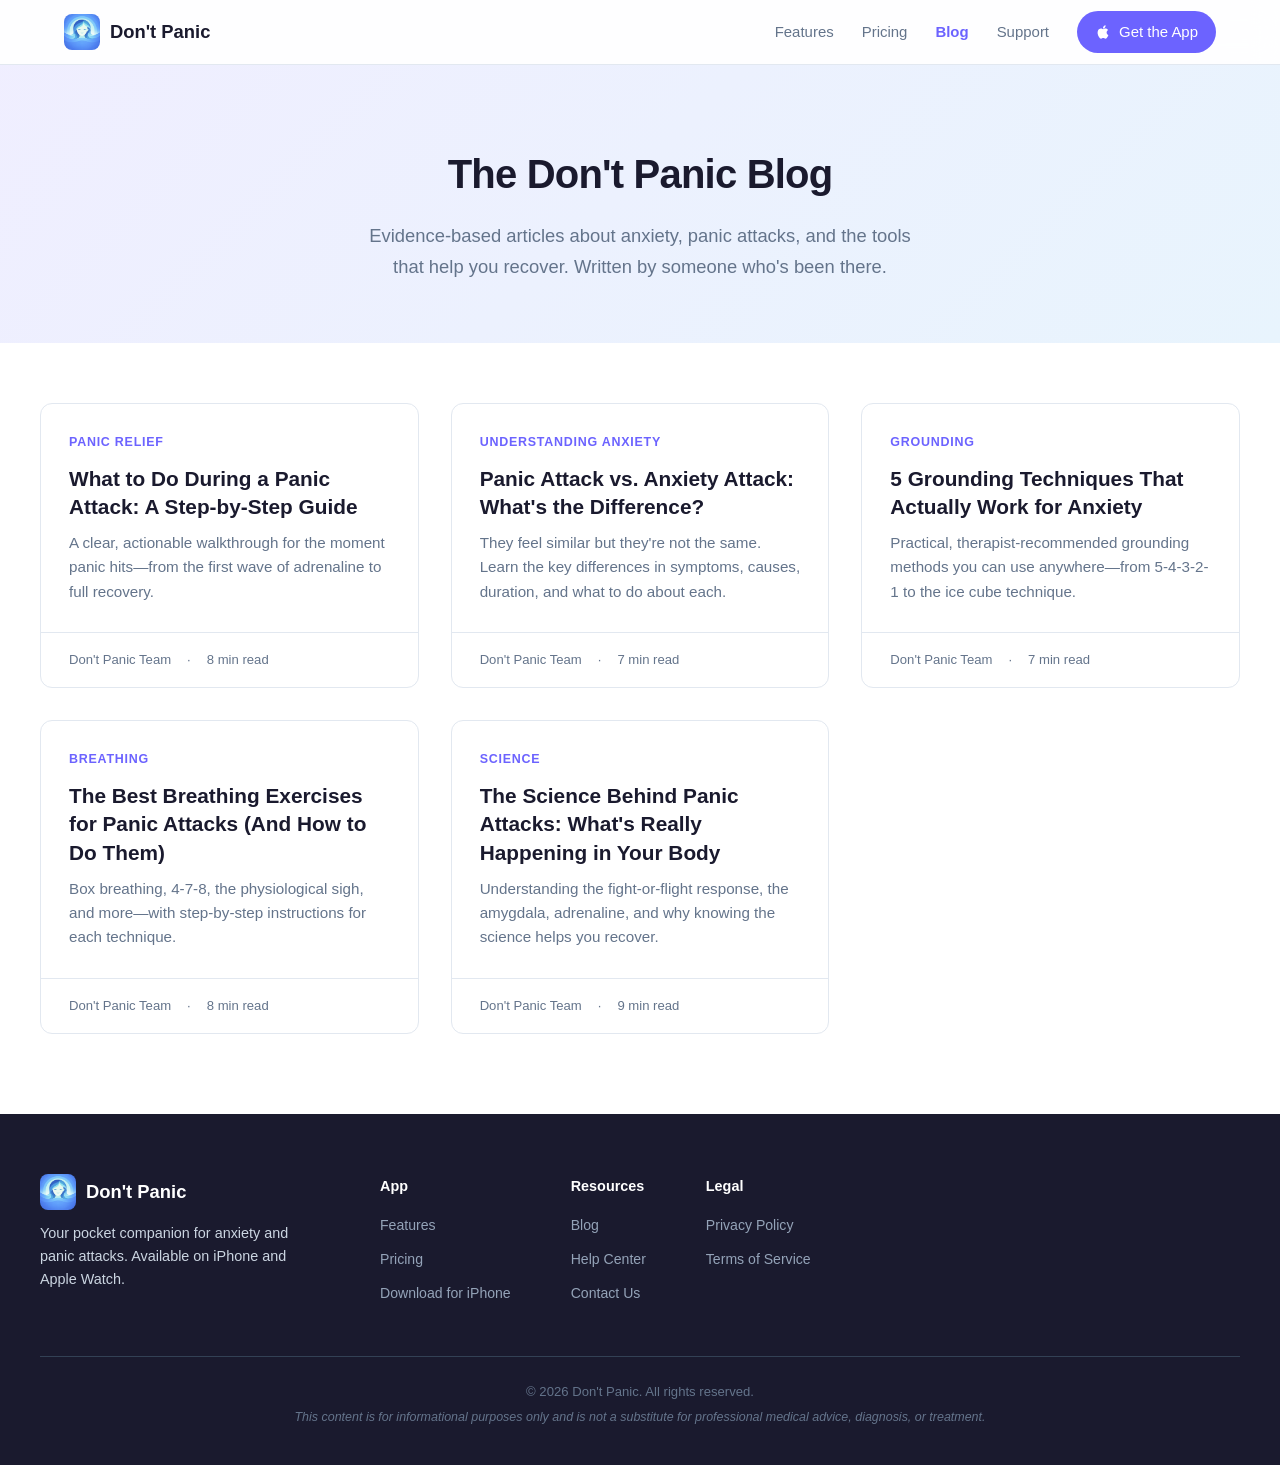
<file: blog/index.html>
<!DOCTYPE html>
<html lang="en">
<head>
    <!-- Google tag (gtag.js) -->
    <script async src="https://www.googletagmanager.com/gtag/js?id=G-KNSSRLJZL7"></script>
    <script>
      window.dataLayer = window.dataLayer || [];
      function gtag(){dataLayer.push(arguments);}
      gtag('js', new Date());
      gtag('config', 'G-KNSSRLJZL7');
    </script>
    <meta charset="UTF-8">
    <meta name="viewport" content="width=device-width, initial-scale=1.0">
    <title>Anxiety & Panic Attack Blog | Don't Panic</title>
    <meta name="description" content="Evidence-based articles about panic attacks, anxiety, breathing techniques, grounding exercises, and recovery. Written by someone who's been there.">
    <meta name="keywords" content="panic attack help, anxiety blog, breathing exercises, grounding techniques, CBT for anxiety, panic disorder recovery">
    <link rel="canonical" href="https://dont-panic-app.com/blog/">

    <meta property="og:title" content="Anxiety & Panic Attack Blog | Don't Panic">
    <meta property="og:description" content="Evidence-based articles about panic attacks, anxiety, and recovery. Written by someone who's been there.">
    <meta property="og:image" content="https://dont-panic-app.com/og-image.png">
    <meta property="og:type" content="website">
    <meta property="og:url" content="https://dont-panic-app.com/blog/">
    <meta name="twitter:card" content="summary_large_image">

    <link rel="icon" type="image/png" href="../favicon.png">
    <link rel="apple-touch-icon" href="../app-icon.png">
    <link rel="stylesheet" href="blog.css?v=3">
</head>
<body>
    <!-- Navigation -->
    <nav class="navbar" role="navigation" aria-label="Main navigation">
        <div class="nav-container">
            <a href="../" class="logo">
                <img src="../app-icon.png" alt="Don't Panic" class="logo-img">
                <span class="logo-text">Don't Panic</span>
            </a>
            <div class="nav-links">
                <a href="../#features">Features</a>
                <a href="../#pricing">Pricing</a>
                <a href="./" class="active">Blog</a>
                <a href="../support.html">Support</a>
                <a href="https://apps.apple.com/us/app/dont-panic-panic-relief/id6759459982" class="btn btn-primary btn-sm">
                    <svg class="apple-icon" viewBox="0 0 24 24" fill="currentColor"><path d="M18.71 19.5c-.83 1.24-1.71 2.45-3.05 2.47-1.34.03-1.77-.79-3.29-.79-1.53 0-2 .77-3.27.82-1.31.05-2.3-1.32-3.14-2.53C4.25 17 2.94 12.45 4.7 9.39c.87-1.52 2.43-2.48 4.12-2.51 1.28-.02 2.5.87 3.29.87.78 0 2.26-1.07 3.81-.91.65.03 2.47.26 3.64 1.98-.09.06-2.17 1.28-2.15 3.81.03 3.02 2.65 4.03 2.68 4.04-.03.07-.42 1.44-1.38 2.83M13 3.5c.73-.83 1.94-1.46 2.94-1.5.13 1.17-.34 2.35-1.04 3.19-.69.85-1.83 1.51-2.95 1.42-.15-1.15.41-2.35 1.05-3.11z"/></svg>
                    Get the App
                </a>
            </div>
            <button class="mobile-menu-btn" aria-label="Menu" aria-expanded="false">
                <span></span><span></span><span></span>
            </button>
        </div>
    </nav>

    <!-- Hero -->
    <section class="blog-hero">
        <h1>The Don't Panic Blog</h1>
        <p>Evidence-based articles about anxiety, panic attacks, and the tools that help you recover. Written by someone who's been there.</p>
    </section>

    <!-- Blog Grid -->
    <section class="blog-grid-section">
        <div class="blog-grid-container">
            <div class="blog-grid">

                <a href="what-to-do-during-panic-attack/" class="blog-card">
                    <div class="blog-card-body">
                        <span class="blog-card-tag">Panic Relief</span>
                        <h2>What to Do During a Panic Attack: A Step-by-Step Guide</h2>
                        <p>A clear, actionable walkthrough for the moment panic hits—from the first wave of adrenaline to full recovery.</p>
                    </div>
                    <div class="blog-card-meta">
                        <span>Don't Panic Team</span>
                        <span>·</span>
                        <span>8 min read</span>
                    </div>
                </a>

                <a href="panic-attack-vs-anxiety-attack/" class="blog-card">
                    <div class="blog-card-body">
                        <span class="blog-card-tag">Understanding Anxiety</span>
                        <h2>Panic Attack vs. Anxiety Attack: What's the Difference?</h2>
                        <p>They feel similar but they're not the same. Learn the key differences in symptoms, causes, duration, and what to do about each.</p>
                    </div>
                    <div class="blog-card-meta">
                        <span>Don't Panic Team</span>
                        <span>·</span>
                        <span>7 min read</span>
                    </div>
                </a>

                <a href="grounding-techniques-for-anxiety/" class="blog-card">
                    <div class="blog-card-body">
                        <span class="blog-card-tag">Grounding</span>
                        <h2>5 Grounding Techniques That Actually Work for Anxiety</h2>
                        <p>Practical, therapist-recommended grounding methods you can use anywhere—from 5-4-3-2-1 to the ice cube technique.</p>
                    </div>
                    <div class="blog-card-meta">
                        <span>Don't Panic Team</span>
                        <span>·</span>
                        <span>7 min read</span>
                    </div>
                </a>

                <a href="breathing-exercises-for-panic-attacks/" class="blog-card">
                    <div class="blog-card-body">
                        <span class="blog-card-tag">Breathing</span>
                        <h2>The Best Breathing Exercises for Panic Attacks (And How to Do Them)</h2>
                        <p>Box breathing, 4-7-8, the physiological sigh, and more—with step-by-step instructions for each technique.</p>
                    </div>
                    <div class="blog-card-meta">
                        <span>Don't Panic Team</span>
                        <span>·</span>
                        <span>8 min read</span>
                    </div>
                </a>

                <a href="science-behind-panic-attacks/" class="blog-card">
                    <div class="blog-card-body">
                        <span class="blog-card-tag">Science</span>
                        <h2>The Science Behind Panic Attacks: What's Really Happening in Your Body</h2>
                        <p>Understanding the fight-or-flight response, the amygdala, adrenaline, and why knowing the science helps you recover.</p>
                    </div>
                    <div class="blog-card-meta">
                        <span>Don't Panic Team</span>
                        <span>·</span>
                        <span>9 min read</span>
                    </div>
                </a>

            </div>
        </div>
    </section>

    <!-- Footer -->
    <footer class="footer">
        <div class="container">
            <div class="footer-content">
                <div class="footer-brand">
                    <a href="../" class="logo">
                        <img src="../app-icon.png" alt="Don't Panic" class="logo-img">
                        <span class="logo-text">Don't Panic</span>
                    </a>
                    <p>Your pocket companion for anxiety and panic attacks. Available on iPhone and Apple Watch.</p>
                </div>
                <div class="footer-links">
                    <div class="footer-column">
                        <h4>App</h4>
                        <a href="../#features">Features</a>
                        <a href="../#pricing">Pricing</a>
                        <a href="https://apps.apple.com/us/app/dont-panic-panic-relief/id6759459982">Download for iPhone</a>
                    </div>
                    <div class="footer-column">
                        <h4>Resources</h4>
                        <a href="./">Blog</a>
                        <a href="../support.html">Help Center</a>
                        <a href="mailto:support@dont-panic-app.com">Contact Us</a>
                    </div>
                    <div class="footer-column">
                        <h4>Legal</h4>
                        <a href="../privacy.html">Privacy Policy</a>
                        <a href="../terms.html">Terms of Service</a>
                    </div>
                </div>
            </div>
            <div class="footer-bottom">
                <p>&copy; 2026 Don't Panic. All rights reserved.</p>
                <p class="disclaimer">This content is for informational purposes only and is not a substitute for professional medical advice, diagnosis, or treatment.</p>
            </div>
        </div>
    </footer>

    <script>
        const menuBtn = document.querySelector('.mobile-menu-btn');
        const navLinks = document.querySelector('.nav-links');
        menuBtn.addEventListener('click', function() {
            const isOpen = navLinks.classList.toggle('active');
            this.classList.toggle('active');
            this.setAttribute('aria-expanded', isOpen);
        });
        document.addEventListener('click', function(e) {
            if (!menuBtn.contains(e.target) && !navLinks.contains(e.target)) {
                navLinks.classList.remove('active');
                menuBtn.classList.remove('active');
                menuBtn.setAttribute('aria-expanded', 'false');
            }
        });
        const navbar = document.querySelector('.navbar');
        window.addEventListener('scroll', () => {
            navbar.classList.toggle('scrolled', window.scrollY > 20);
        }, { passive: true });
    </script>
</body>
</html>
</file>
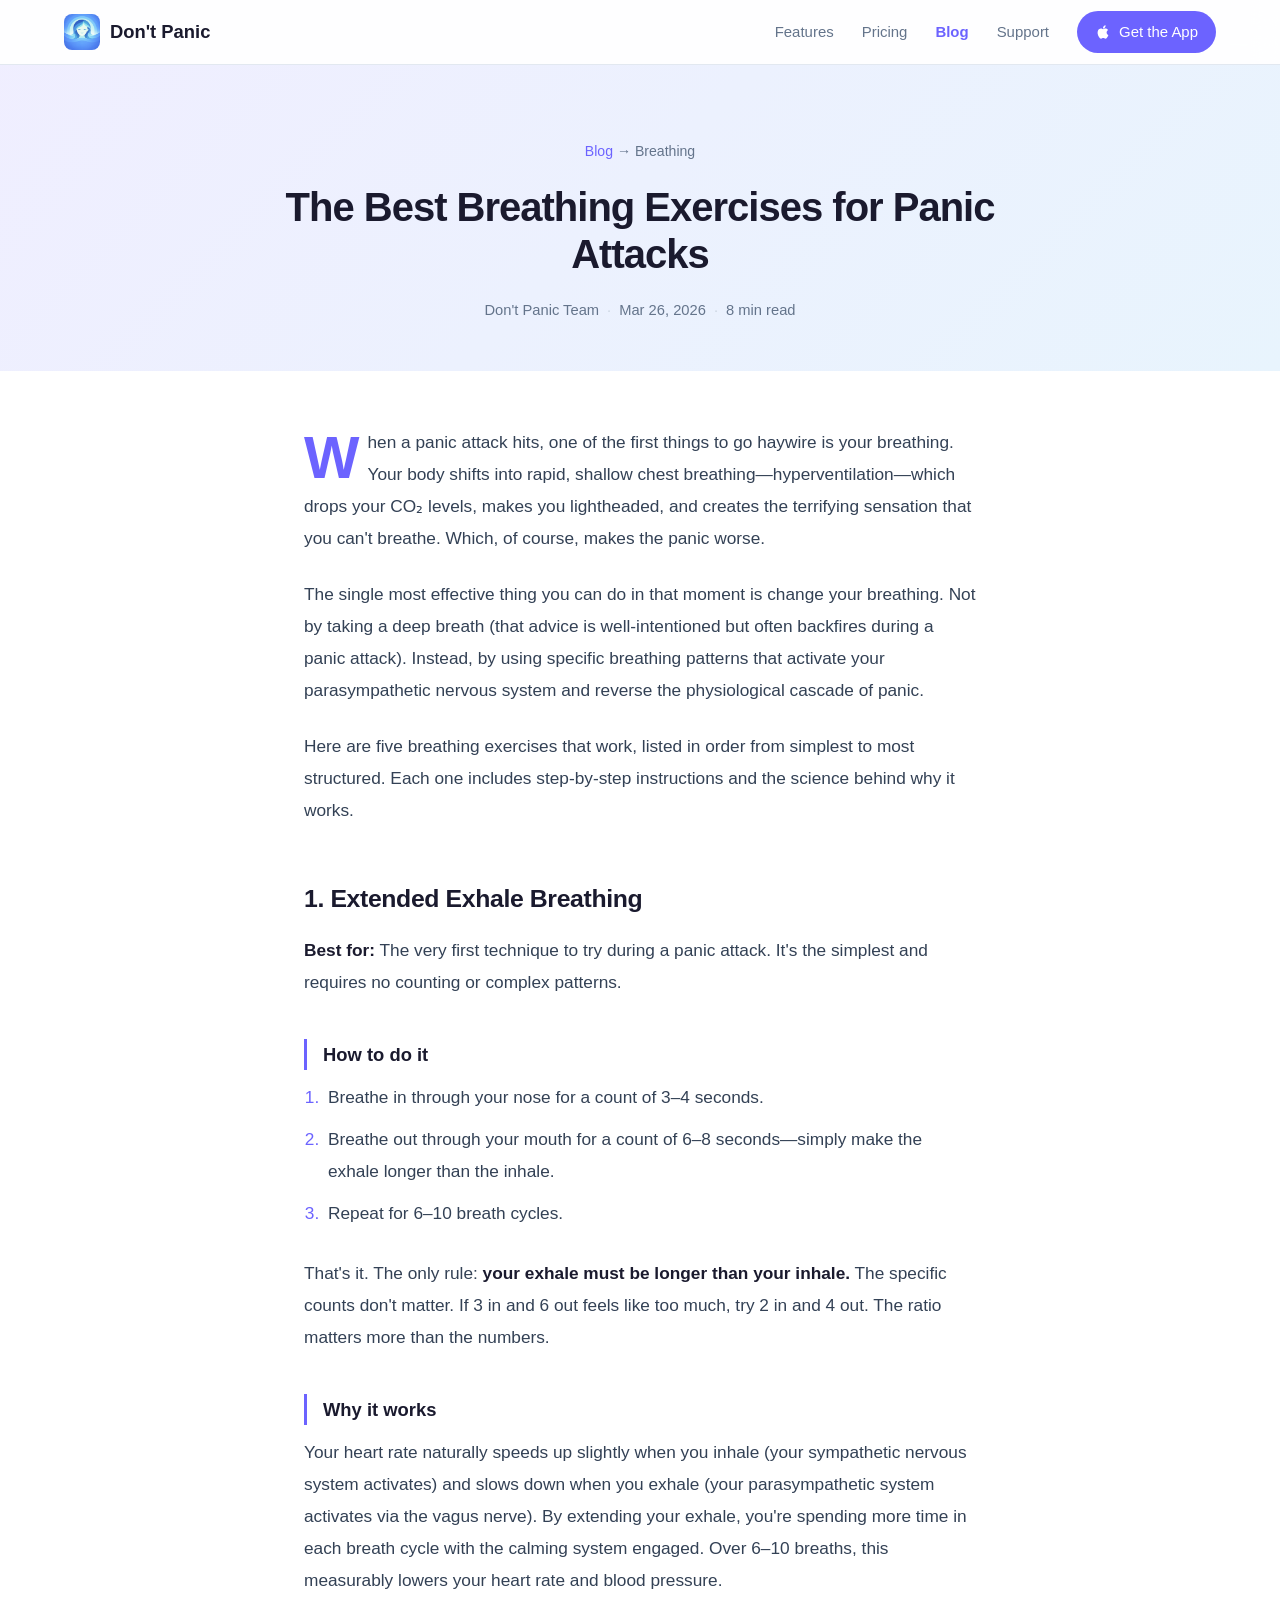
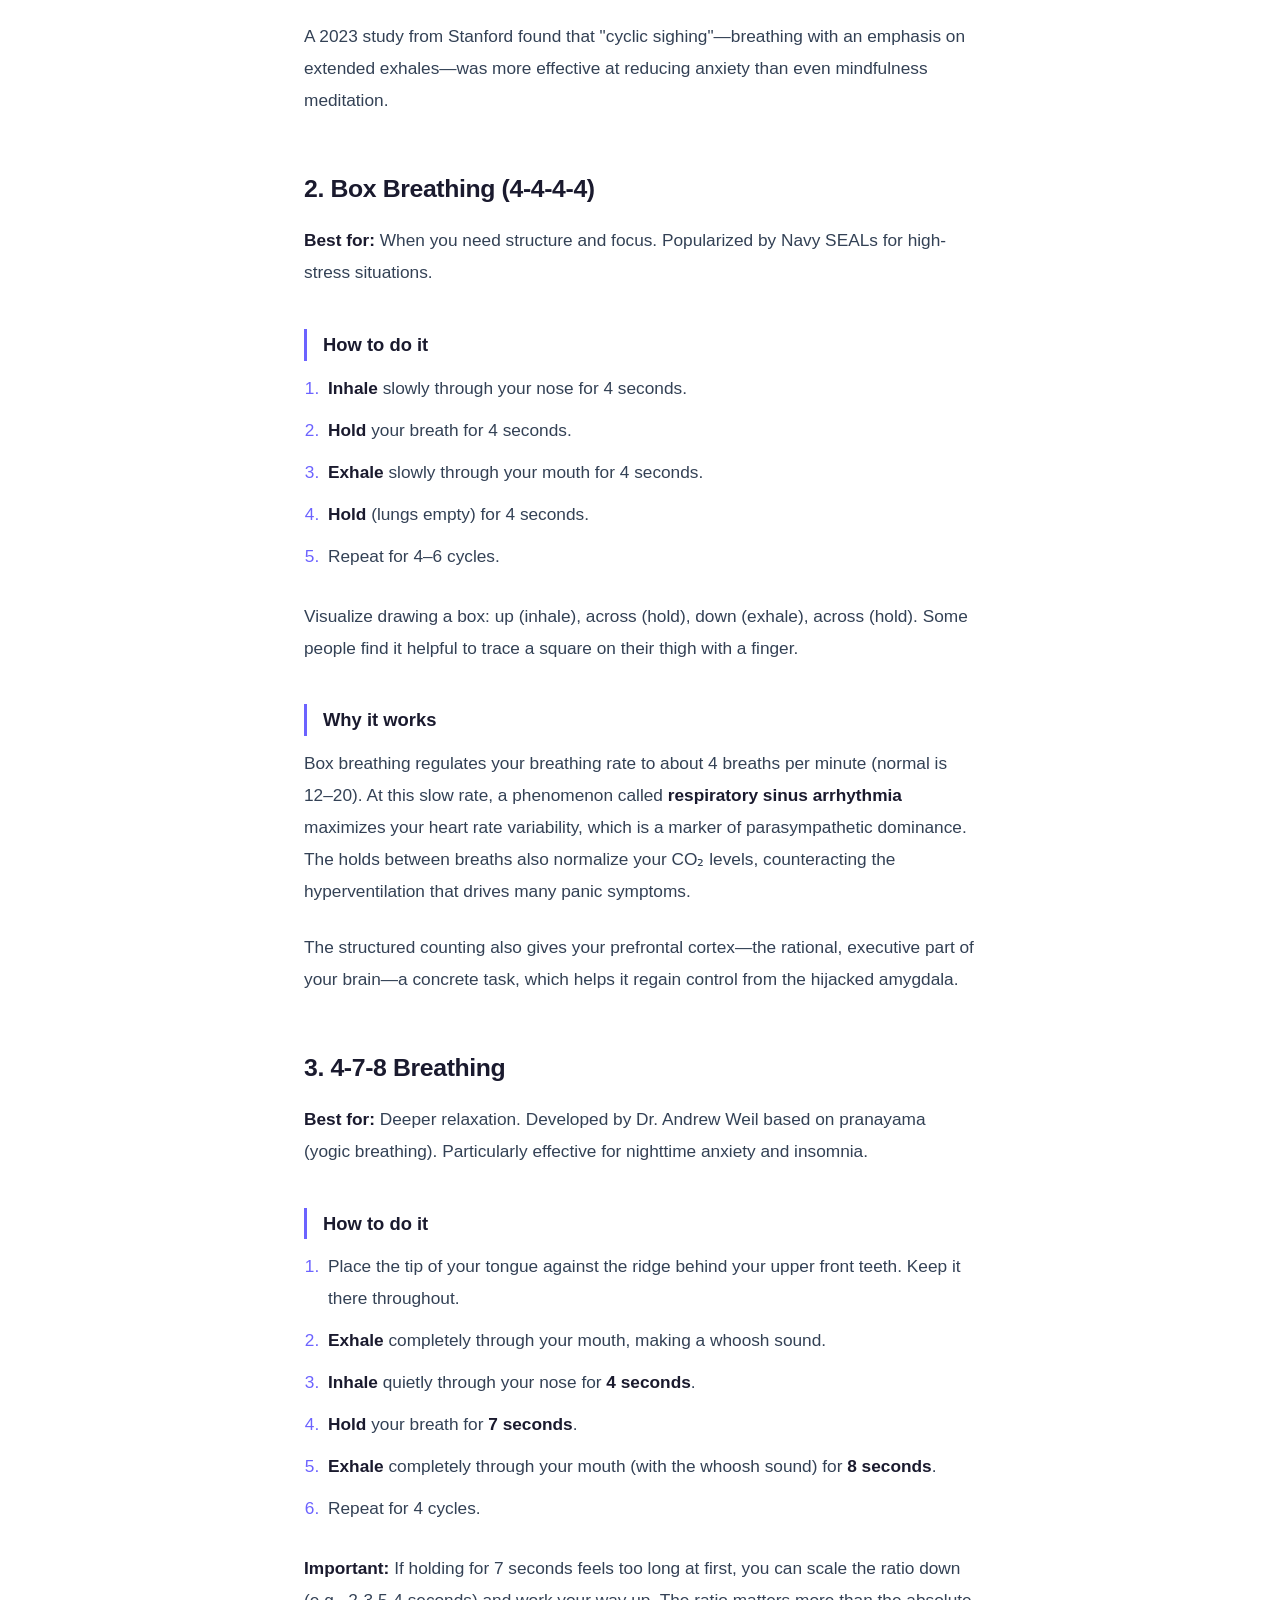
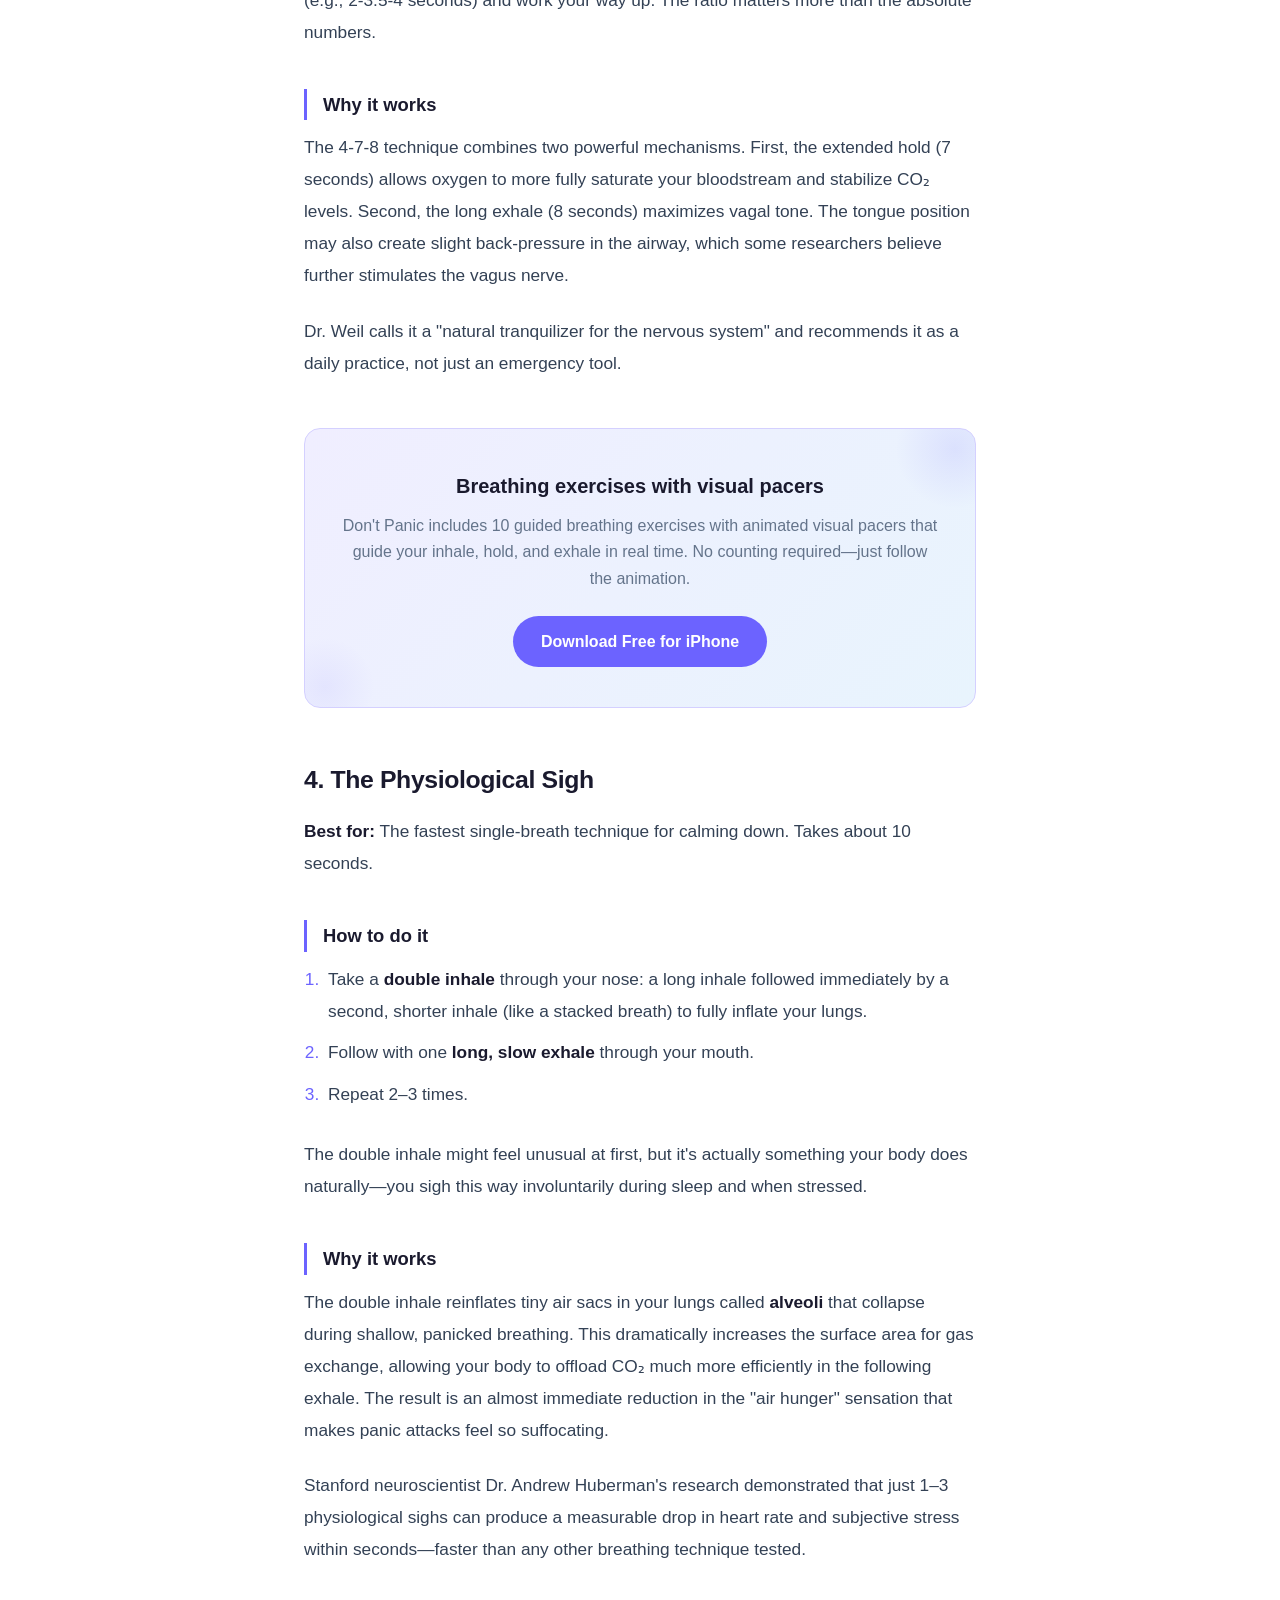
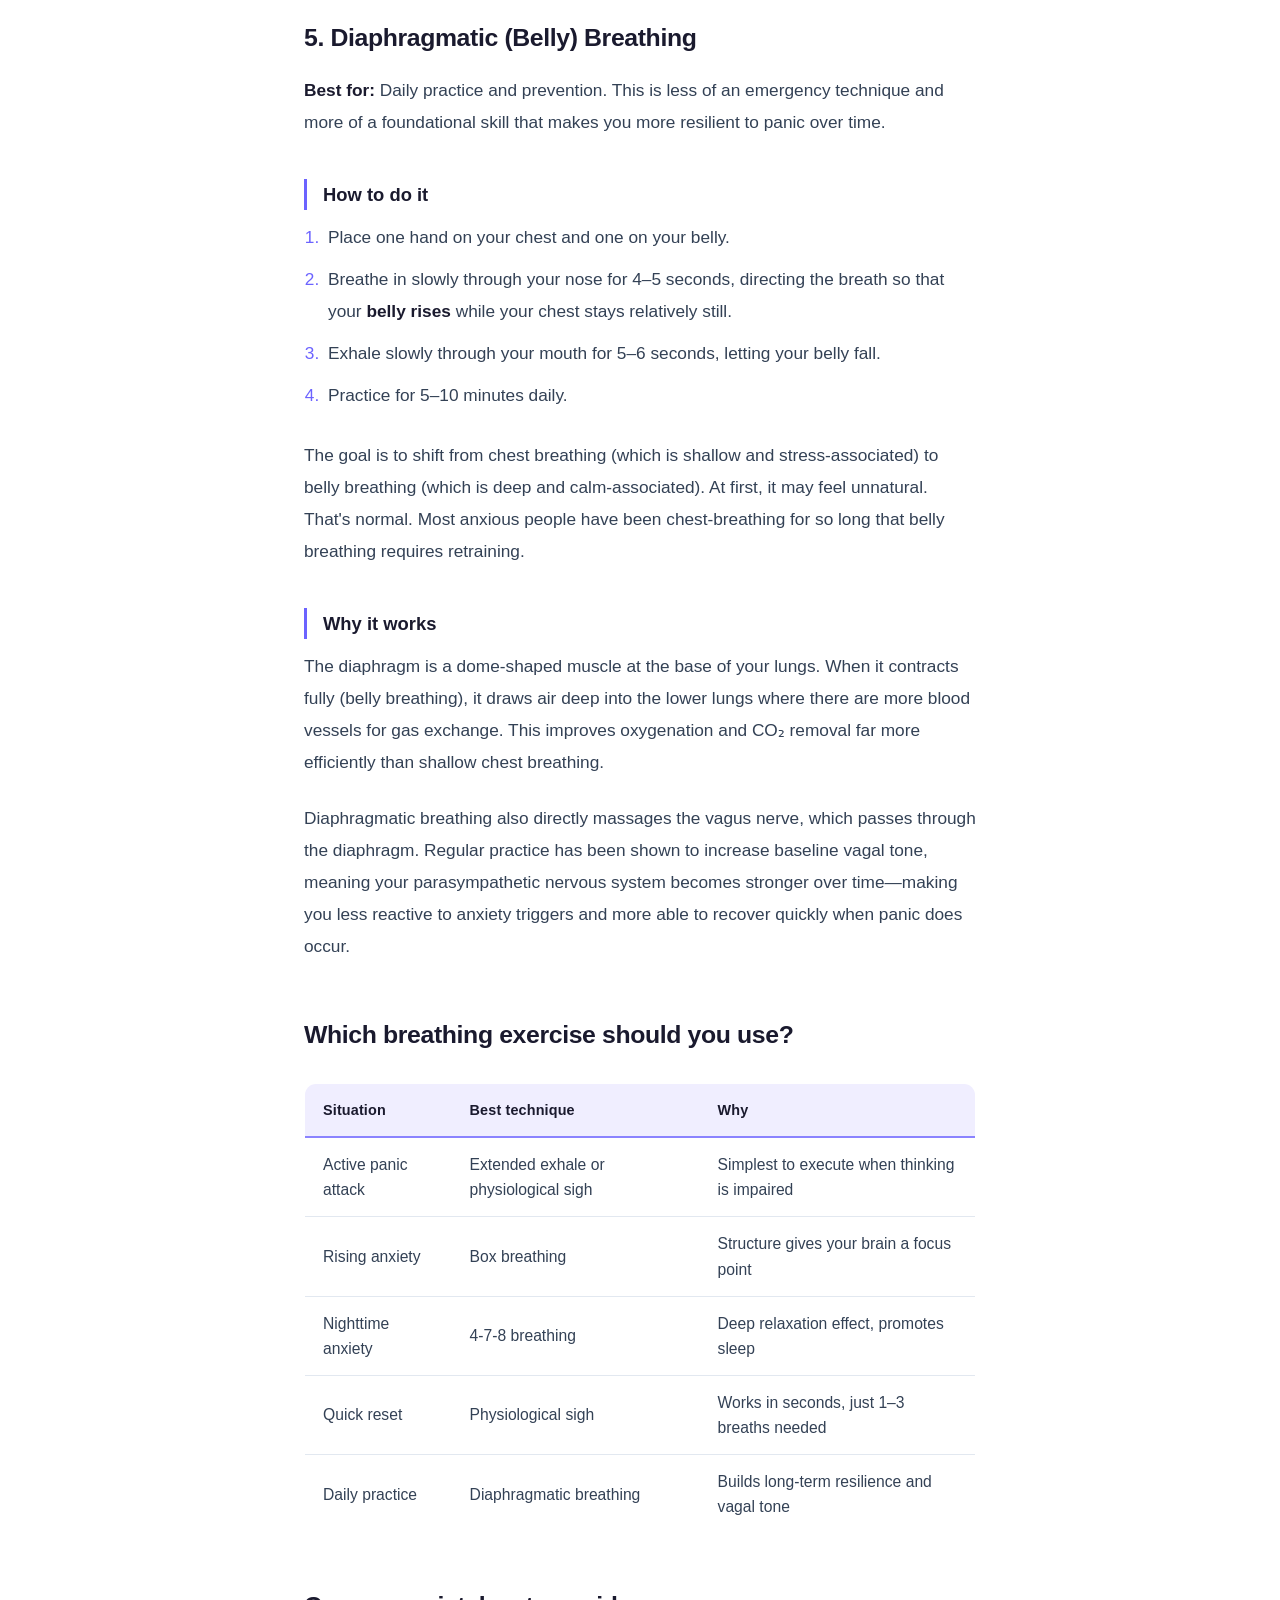
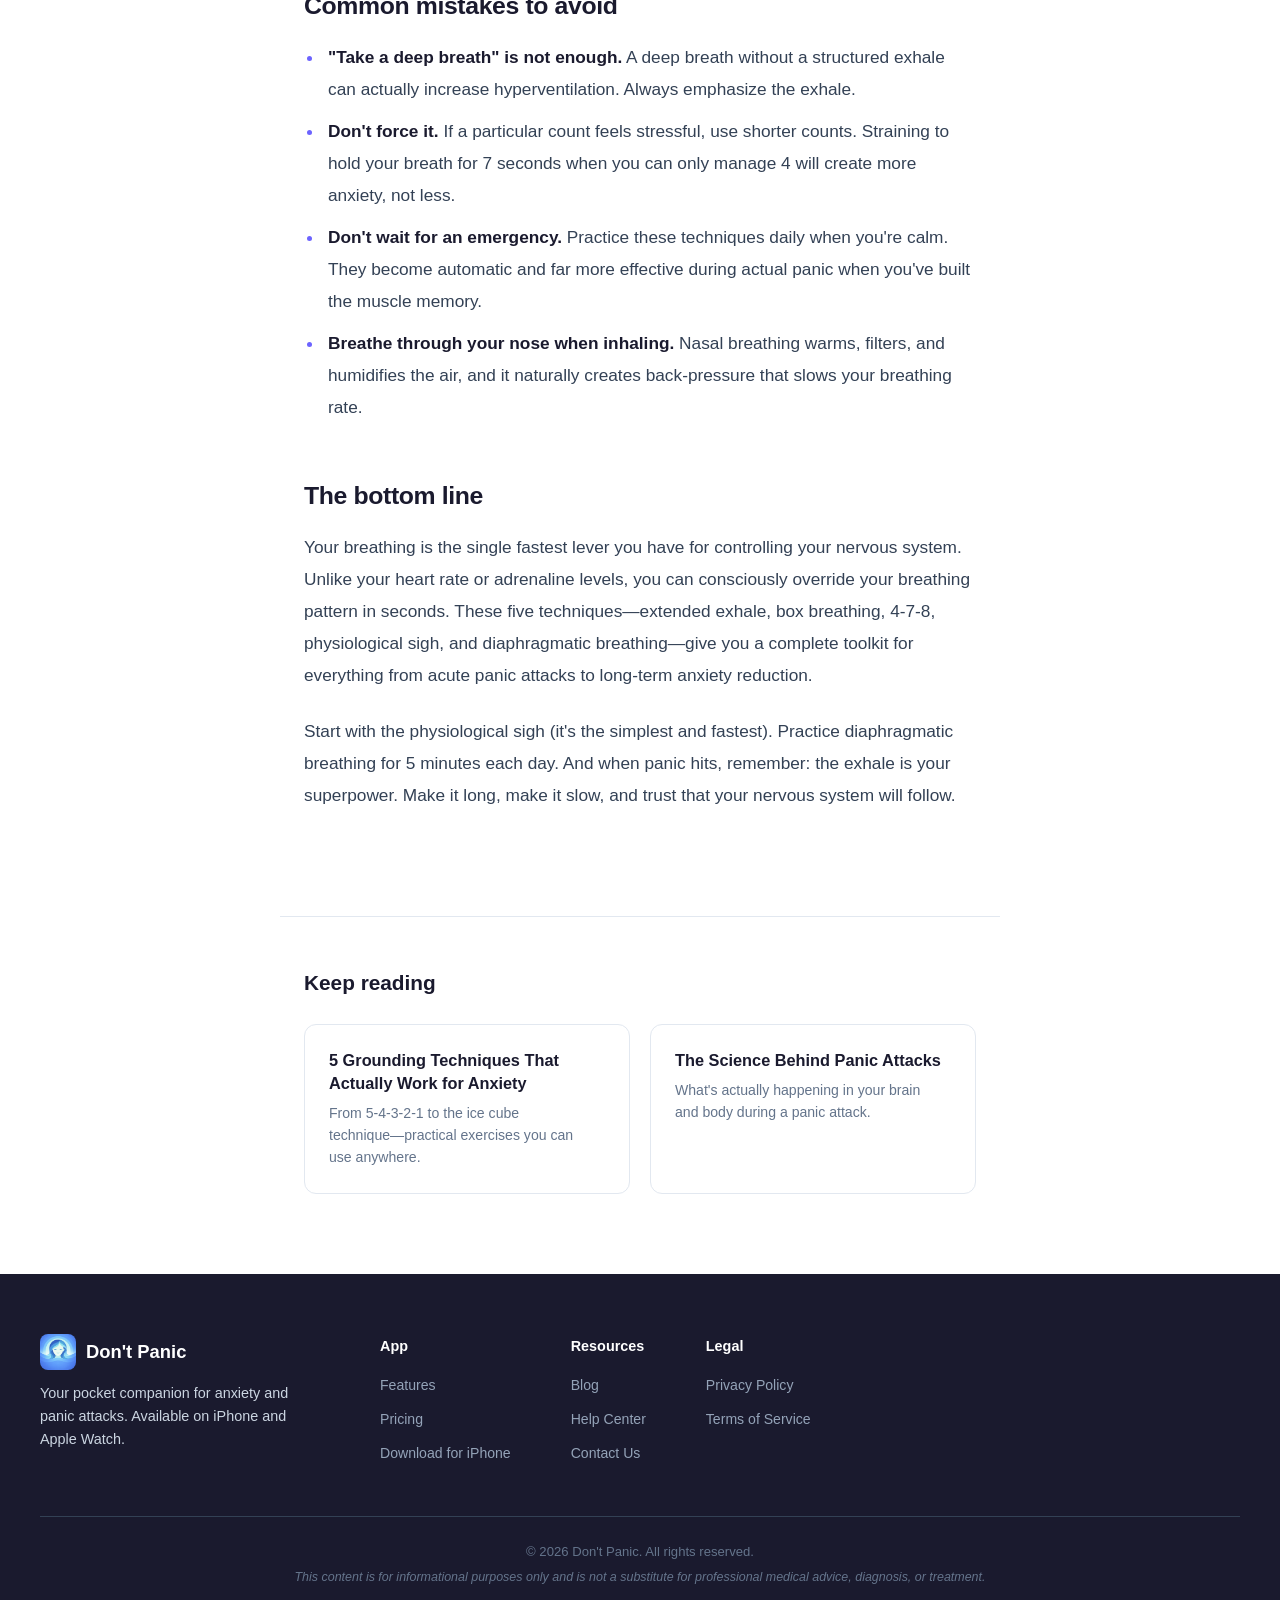
<file: blog/breathing-exercises-for-panic-attacks/index.html>
<!DOCTYPE html>
<html lang="en">
<head>
    <!-- Google tag (gtag.js) -->
    <script async src="https://www.googletagmanager.com/gtag/js?id=G-KNSSRLJZL7"></script>
    <script>
      window.dataLayer = window.dataLayer || [];
      function gtag(){dataLayer.push(arguments);}
      gtag('js', new Date());
      gtag('config', 'G-KNSSRLJZL7');
    </script>
    <meta charset="UTF-8">
    <meta name="viewport" content="width=device-width, initial-scale=1.0">
    <title>The Best Breathing Exercises for Panic Attacks (Step by Step) | Don't Panic</title>
    <meta name="description" content="Step-by-step breathing exercises for panic attacks. Learn box breathing, 4-7-8 breathing, extended exhale, physiological sigh, and diaphragmatic breathing—with the science of why each one works.">
    <meta name="keywords" content="breathing exercises for panic attacks, box breathing, 4-7-8 breathing technique, panic attack breathing, calm breathing anxiety, diaphragmatic breathing, how to breathe during panic attack">
    <link rel="canonical" href="https://dont-panic-app.com/blog/breathing-exercises-for-panic-attacks/">

    <meta property="og:title" content="The Best Breathing Exercises for Panic Attacks">
    <meta property="og:description" content="Five evidence-based breathing techniques with step-by-step instructions and the science behind each one.">
    <meta property="og:image" content="https://dont-panic-app.com/og-image.png">
    <meta property="og:type" content="article">
    <meta property="og:url" content="https://dont-panic-app.com/blog/breathing-exercises-for-panic-attacks/">
    <meta property="article:published_time" content="2026-03-26T00:00:00Z">
    <meta name="twitter:card" content="summary_large_image">

    <link rel="icon" type="image/png" href="../../favicon.png">
    <link rel="apple-touch-icon" href="../../app-icon.png">
    <link rel="stylesheet" href="../blog.css?v=3">

    <script type="application/ld+json">
    {
        "@context": "https://schema.org",
        "@type": "Article",
        "headline": "The Best Breathing Exercises for Panic Attacks (Step by Step)",
        "description": "Step-by-step breathing exercises for panic attacks, with the science behind each technique.",
        "author": { "@type": "Organization", "name": "Don't Panic Team", "url": "https://dont-panic-app.com" },
        "publisher": { "@type": "Organization", "name": "Don't Panic", "url": "https://dont-panic-app.com", "logo": { "@type": "ImageObject", "url": "https://dont-panic-app.com/app-icon.png" } },
        "datePublished": "2026-03-26",
        "dateModified": "2026-03-26",
        "mainEntityOfPage": "https://dont-panic-app.com/blog/breathing-exercises-for-panic-attacks/"
    }
    </script>

    <script type="application/ld+json">
    {
        "@context": "https://schema.org",
        "@type": "BreadcrumbList",
        "itemListElement": [
            { "@type": "ListItem", "position": 1, "name": "Home", "item": "https://dont-panic-app.com/" },
            { "@type": "ListItem", "position": 2, "name": "Blog", "item": "https://dont-panic-app.com/blog/" },
            { "@type": "ListItem", "position": 3, "name": "The Best Breathing Exercises for Panic Attacks (Step by Step)" }
        ]
    }
    </script>
</head>
<body>
    <div class="reading-progress" aria-hidden="true"></div>
    <nav class="navbar" role="navigation" aria-label="Main navigation">
        <div class="nav-container">
            <a href="../../" class="logo">
                <img src="../../app-icon.png" alt="Don't Panic" class="logo-img">
                <span class="logo-text">Don't Panic</span>
            </a>
            <div class="nav-links">
                <a href="../../#features">Features</a>
                <a href="../../#pricing">Pricing</a>
                <a href="../" class="active">Blog</a>
                <a href="../../support.html">Support</a>
                <a href="https://apps.apple.com/us/app/dont-panic-panic-relief/id6759459982" class="btn btn-primary btn-sm">
                    <svg class="apple-icon" viewBox="0 0 24 24" fill="currentColor"><path d="M18.71 19.5c-.83 1.24-1.71 2.45-3.05 2.47-1.34.03-1.77-.79-3.29-.79-1.53 0-2 .77-3.27.82-1.31.05-2.3-1.32-3.14-2.53C4.25 17 2.94 12.45 4.7 9.39c.87-1.52 2.43-2.48 4.12-2.51 1.28-.02 2.5.87 3.29.87.78 0 2.26-1.07 3.81-.91.65.03 2.47.26 3.64 1.98-.09.06-2.17 1.28-2.15 3.81.03 3.02 2.65 4.03 2.68 4.04-.03.07-.42 1.44-1.38 2.83M13 3.5c.73-.83 1.94-1.46 2.94-1.5.13 1.17-.34 2.35-1.04 3.19-.69.85-1.83 1.51-2.95 1.42-.15-1.15.41-2.35 1.05-3.11z"/></svg>
                    Get the App
                </a>
            </div>
            <button class="mobile-menu-btn" aria-label="Menu" aria-expanded="false">
                <span></span><span></span><span></span>
            </button>
        </div>
    </nav>

    <header class="article-header">
        <div class="breadcrumb"><a href="../">Blog</a> → Breathing</div>
        <h1>The Best Breathing Exercises for Panic Attacks</h1>
        <div class="article-meta">
            <span>Don't Panic Team</span>
            <span class="meta-dot">·</span>
            <time datetime="2026-03-26">Mar 26, 2026</time>
            <span class="meta-dot">·</span>
            <span>8 min read</span>
        </div>
    </header>

    <article class="article-content">
        <p>When a panic attack hits, one of the first things to go haywire is your breathing. Your body shifts into rapid, shallow chest breathing—hyperventilation—which drops your CO₂ levels, makes you lightheaded, and creates the terrifying sensation that you can't breathe. Which, of course, makes the panic worse.</p>

        <p>The single most effective thing you can do in that moment is change your breathing. Not by taking a deep breath (that advice is well-intentioned but often backfires during a panic attack). Instead, by using specific breathing patterns that activate your parasympathetic nervous system and reverse the physiological cascade of panic.</p>

        <p>Here are five breathing exercises that work, listed in order from simplest to most structured. Each one includes step-by-step instructions and the science behind why it works.</p>

        <h2>1. Extended Exhale Breathing</h2>

        <p><strong>Best for:</strong> The very first technique to try during a panic attack. It's the simplest and requires no counting or complex patterns.</p>

        <h3>How to do it</h3>

        <ol>
            <li>Breathe in through your nose for a count of 3–4 seconds.</li>
            <li>Breathe out through your mouth for a count of 6–8 seconds—simply make the exhale longer than the inhale.</li>
            <li>Repeat for 6–10 breath cycles.</li>
        </ol>

        <p>That's it. The only rule: <strong>your exhale must be longer than your inhale.</strong> The specific counts don't matter. If 3 in and 6 out feels like too much, try 2 in and 4 out. The ratio matters more than the numbers.</p>

        <h3>Why it works</h3>

        <p>Your heart rate naturally speeds up slightly when you inhale (your sympathetic nervous system activates) and slows down when you exhale (your parasympathetic system activates via the vagus nerve). By extending your exhale, you're spending more time in each breath cycle with the calming system engaged. Over 6–10 breaths, this measurably lowers your heart rate and blood pressure.</p>

        <p>A 2023 study from Stanford found that "cyclic sighing"—breathing with an emphasis on extended exhales—was more effective at reducing anxiety than even mindfulness meditation.</p>

        <h2>2. Box Breathing (4-4-4-4)</h2>

        <p><strong>Best for:</strong> When you need structure and focus. Popularized by Navy SEALs for high-stress situations.</p>

        <h3>How to do it</h3>

        <ol>
            <li><strong>Inhale</strong> slowly through your nose for 4 seconds.</li>
            <li><strong>Hold</strong> your breath for 4 seconds.</li>
            <li><strong>Exhale</strong> slowly through your mouth for 4 seconds.</li>
            <li><strong>Hold</strong> (lungs empty) for 4 seconds.</li>
            <li>Repeat for 4–6 cycles.</li>
        </ol>

        <p>Visualize drawing a box: up (inhale), across (hold), down (exhale), across (hold). Some people find it helpful to trace a square on their thigh with a finger.</p>

        <h3>Why it works</h3>

        <p>Box breathing regulates your breathing rate to about 4 breaths per minute (normal is 12–20). At this slow rate, a phenomenon called <strong>respiratory sinus arrhythmia</strong> maximizes your heart rate variability, which is a marker of parasympathetic dominance. The holds between breaths also normalize your CO₂ levels, counteracting the hyperventilation that drives many panic symptoms.</p>

        <p>The structured counting also gives your prefrontal cortex—the rational, executive part of your brain—a concrete task, which helps it regain control from the hijacked amygdala.</p>

        <h2>3. 4-7-8 Breathing</h2>

        <p><strong>Best for:</strong> Deeper relaxation. Developed by Dr. Andrew Weil based on pranayama (yogic breathing). Particularly effective for nighttime anxiety and insomnia.</p>

        <h3>How to do it</h3>

        <ol>
            <li>Place the tip of your tongue against the ridge behind your upper front teeth. Keep it there throughout.</li>
            <li><strong>Exhale</strong> completely through your mouth, making a whoosh sound.</li>
            <li><strong>Inhale</strong> quietly through your nose for <strong>4 seconds</strong>.</li>
            <li><strong>Hold</strong> your breath for <strong>7 seconds</strong>.</li>
            <li><strong>Exhale</strong> completely through your mouth (with the whoosh sound) for <strong>8 seconds</strong>.</li>
            <li>Repeat for 4 cycles.</li>
        </ol>

        <p><strong>Important:</strong> If holding for 7 seconds feels too long at first, you can scale the ratio down (e.g., 2-3.5-4 seconds) and work your way up. The ratio matters more than the absolute numbers.</p>

        <h3>Why it works</h3>

        <p>The 4-7-8 technique combines two powerful mechanisms. First, the extended hold (7 seconds) allows oxygen to more fully saturate your bloodstream and stabilize CO₂ levels. Second, the long exhale (8 seconds) maximizes vagal tone. The tongue position may also create slight back-pressure in the airway, which some researchers believe further stimulates the vagus nerve.</p>

        <p>Dr. Weil calls it a "natural tranquilizer for the nervous system" and recommends it as a daily practice, not just an emergency tool.</p>

        <div class="article-cta">
            <h3>Breathing exercises with visual pacers</h3>
            <p>Don't Panic includes 10 guided breathing exercises with animated visual pacers that guide your inhale, hold, and exhale in real time. No counting required—just follow the animation.</p>
            <a href="https://apps.apple.com/us/app/dont-panic-panic-relief/id6759459982" class="btn btn-primary">Download Free for iPhone</a>
        </div>

        <h2>4. The Physiological Sigh</h2>

        <p><strong>Best for:</strong> The fastest single-breath technique for calming down. Takes about 10 seconds.</p>

        <h3>How to do it</h3>

        <ol>
            <li>Take a <strong>double inhale</strong> through your nose: a long inhale followed immediately by a second, shorter inhale (like a stacked breath) to fully inflate your lungs.</li>
            <li>Follow with one <strong>long, slow exhale</strong> through your mouth.</li>
            <li>Repeat 2–3 times.</li>
        </ol>

        <p>The double inhale might feel unusual at first, but it's actually something your body does naturally—you sigh this way involuntarily during sleep and when stressed.</p>

        <h3>Why it works</h3>

        <p>The double inhale reinflates tiny air sacs in your lungs called <strong>alveoli</strong> that collapse during shallow, panicked breathing. This dramatically increases the surface area for gas exchange, allowing your body to offload CO₂ much more efficiently in the following exhale. The result is an almost immediate reduction in the "air hunger" sensation that makes panic attacks feel so suffocating.</p>

        <p>Stanford neuroscientist Dr. Andrew Huberman's research demonstrated that just 1–3 physiological sighs can produce a measurable drop in heart rate and subjective stress within seconds—faster than any other breathing technique tested.</p>

        <h2>5. Diaphragmatic (Belly) Breathing</h2>

        <p><strong>Best for:</strong> Daily practice and prevention. This is less of an emergency technique and more of a foundational skill that makes you more resilient to panic over time.</p>

        <h3>How to do it</h3>

        <ol>
            <li>Place one hand on your chest and one on your belly.</li>
            <li>Breathe in slowly through your nose for 4–5 seconds, directing the breath so that your <strong>belly rises</strong> while your chest stays relatively still.</li>
            <li>Exhale slowly through your mouth for 5–6 seconds, letting your belly fall.</li>
            <li>Practice for 5–10 minutes daily.</li>
        </ol>

        <p>The goal is to shift from chest breathing (which is shallow and stress-associated) to belly breathing (which is deep and calm-associated). At first, it may feel unnatural. That's normal. Most anxious people have been chest-breathing for so long that belly breathing requires retraining.</p>

        <h3>Why it works</h3>

        <p>The diaphragm is a dome-shaped muscle at the base of your lungs. When it contracts fully (belly breathing), it draws air deep into the lower lungs where there are more blood vessels for gas exchange. This improves oxygenation and CO₂ removal far more efficiently than shallow chest breathing.</p>

        <p>Diaphragmatic breathing also directly massages the vagus nerve, which passes through the diaphragm. Regular practice has been shown to increase baseline vagal tone, meaning your parasympathetic nervous system becomes stronger over time—making you less reactive to anxiety triggers and more able to recover quickly when panic does occur.</p>

        <h2>Which breathing exercise should you use?</h2>

        <table>
            <thead>
                <tr>
                    <th>Situation</th>
                    <th>Best technique</th>
                    <th>Why</th>
                </tr>
            </thead>
            <tbody>
                <tr>
                    <td>Active panic attack</td>
                    <td>Extended exhale or physiological sigh</td>
                    <td>Simplest to execute when thinking is impaired</td>
                </tr>
                <tr>
                    <td>Rising anxiety</td>
                    <td>Box breathing</td>
                    <td>Structure gives your brain a focus point</td>
                </tr>
                <tr>
                    <td>Nighttime anxiety</td>
                    <td>4-7-8 breathing</td>
                    <td>Deep relaxation effect, promotes sleep</td>
                </tr>
                <tr>
                    <td>Quick reset</td>
                    <td>Physiological sigh</td>
                    <td>Works in seconds, just 1–3 breaths needed</td>
                </tr>
                <tr>
                    <td>Daily practice</td>
                    <td>Diaphragmatic breathing</td>
                    <td>Builds long-term resilience and vagal tone</td>
                </tr>
            </tbody>
        </table>

        <h2>Common mistakes to avoid</h2>

        <ul>
            <li><strong>"Take a deep breath" is not enough.</strong> A deep breath without a structured exhale can actually increase hyperventilation. Always emphasize the exhale.</li>
            <li><strong>Don't force it.</strong> If a particular count feels stressful, use shorter counts. Straining to hold your breath for 7 seconds when you can only manage 4 will create more anxiety, not less.</li>
            <li><strong>Don't wait for an emergency.</strong> Practice these techniques daily when you're calm. They become automatic and far more effective during actual panic when you've built the muscle memory.</li>
            <li><strong>Breathe through your nose when inhaling.</strong> Nasal breathing warms, filters, and humidifies the air, and it naturally creates back-pressure that slows your breathing rate.</li>
        </ul>

        <h2>The bottom line</h2>

        <p>Your breathing is the single fastest lever you have for controlling your nervous system. Unlike your heart rate or adrenaline levels, you can consciously override your breathing pattern in seconds. These five techniques—extended exhale, box breathing, 4-7-8, physiological sigh, and diaphragmatic breathing—give you a complete toolkit for everything from acute panic attacks to long-term anxiety reduction.</p>

        <p>Start with the physiological sigh (it's the simplest and fastest). Practice diaphragmatic breathing for 5 minutes each day. And when panic hits, remember: the exhale is your superpower. Make it long, make it slow, and trust that your nervous system will follow.</p>
    </article>

    <section class="related-articles">
        <h2>Keep reading</h2>
        <div class="related-grid">
            <a href="../grounding-techniques-for-anxiety/" class="related-card">
                <h3>5 Grounding Techniques That Actually Work for Anxiety</h3>
                <p>From 5-4-3-2-1 to the ice cube technique—practical exercises you can use anywhere.</p>
            </a>
            <a href="../science-behind-panic-attacks/" class="related-card">
                <h3>The Science Behind Panic Attacks</h3>
                <p>What's actually happening in your brain and body during a panic attack.</p>
            </a>
        </div>
    </section>

    <footer class="footer">
        <div class="container">
            <div class="footer-content">
                <div class="footer-brand">
                    <a href="../../" class="logo">
                        <img src="../../app-icon.png" alt="Don't Panic" class="logo-img">
                        <span class="logo-text">Don't Panic</span>
                    </a>
                    <p>Your pocket companion for anxiety and panic attacks. Available on iPhone and Apple Watch.</p>
                </div>
                <div class="footer-links">
                    <div class="footer-column">
                        <h4>App</h4>
                        <a href="../../#features">Features</a>
                        <a href="../../#pricing">Pricing</a>
                        <a href="https://apps.apple.com/us/app/dont-panic-panic-relief/id6759459982">Download for iPhone</a>
                    </div>
                    <div class="footer-column">
                        <h4>Resources</h4>
                        <a href="../">Blog</a>
                        <a href="../../support.html">Help Center</a>
                        <a href="mailto:support@dont-panic-app.com">Contact Us</a>
                    </div>
                    <div class="footer-column">
                        <h4>Legal</h4>
                        <a href="../../privacy.html">Privacy Policy</a>
                        <a href="../../terms.html">Terms of Service</a>
                    </div>
                </div>
            </div>
            <div class="footer-bottom">
                <p>&copy; 2026 Don't Panic. All rights reserved.</p>
                <p class="disclaimer">This content is for informational purposes only and is not a substitute for professional medical advice, diagnosis, or treatment.</p>
            </div>
        </div>
    </footer>

    <button class="back-to-top" aria-label="Back to top">
        <svg viewBox="0 0 24 24" fill="none" stroke="currentColor" stroke-width="2.5" stroke-linecap="round" stroke-linejoin="round"><path d="M18 15l-6-6-6 6"/></svg>
    </button>

    <script>
        // Mobile menu
        const menuBtn = document.querySelector('.mobile-menu-btn');
        const navLinks = document.querySelector('.nav-links');
        menuBtn.addEventListener('click', function() {
            const isOpen = navLinks.classList.toggle('active');
            this.classList.toggle('active');
            this.setAttribute('aria-expanded', isOpen);
        });
        document.addEventListener('click', function(e) {
            if (!menuBtn.contains(e.target) && !navLinks.contains(e.target)) {
                navLinks.classList.remove('active');
                menuBtn.classList.remove('active');
                menuBtn.setAttribute('aria-expanded', 'false');
            }
        });

        // Navbar scroll + reading progress + back to top
        const navbar = document.querySelector('.navbar');
        const progressBar = document.querySelector('.reading-progress');
        const backToTop = document.querySelector('.back-to-top');
        const article = document.querySelector('.article-content');

        function onScroll() {
            const scrollY = window.scrollY;
            navbar.classList.toggle('scrolled', scrollY > 20);

            // Reading progress
            if (article && progressBar) {
                const articleTop = article.offsetTop;
                const articleHeight = article.offsetHeight;
                const windowHeight = window.innerHeight;
                const progress = Math.min(Math.max((scrollY - articleTop + windowHeight * 0.3) / articleHeight, 0), 1);
                progressBar.style.width = (progress * 100) + '%';
            }

            // Back to top visibility
            if (backToTop) {
                backToTop.classList.toggle('visible', scrollY > 500);
            }
        }

        window.addEventListener('scroll', onScroll, { passive: true });
        onScroll();

        if (backToTop) {
            backToTop.addEventListener('click', () => {
                window.scrollTo({ top: 0, behavior: 'smooth' });
            });
        }
    </script>
</body>
</html>
</file>
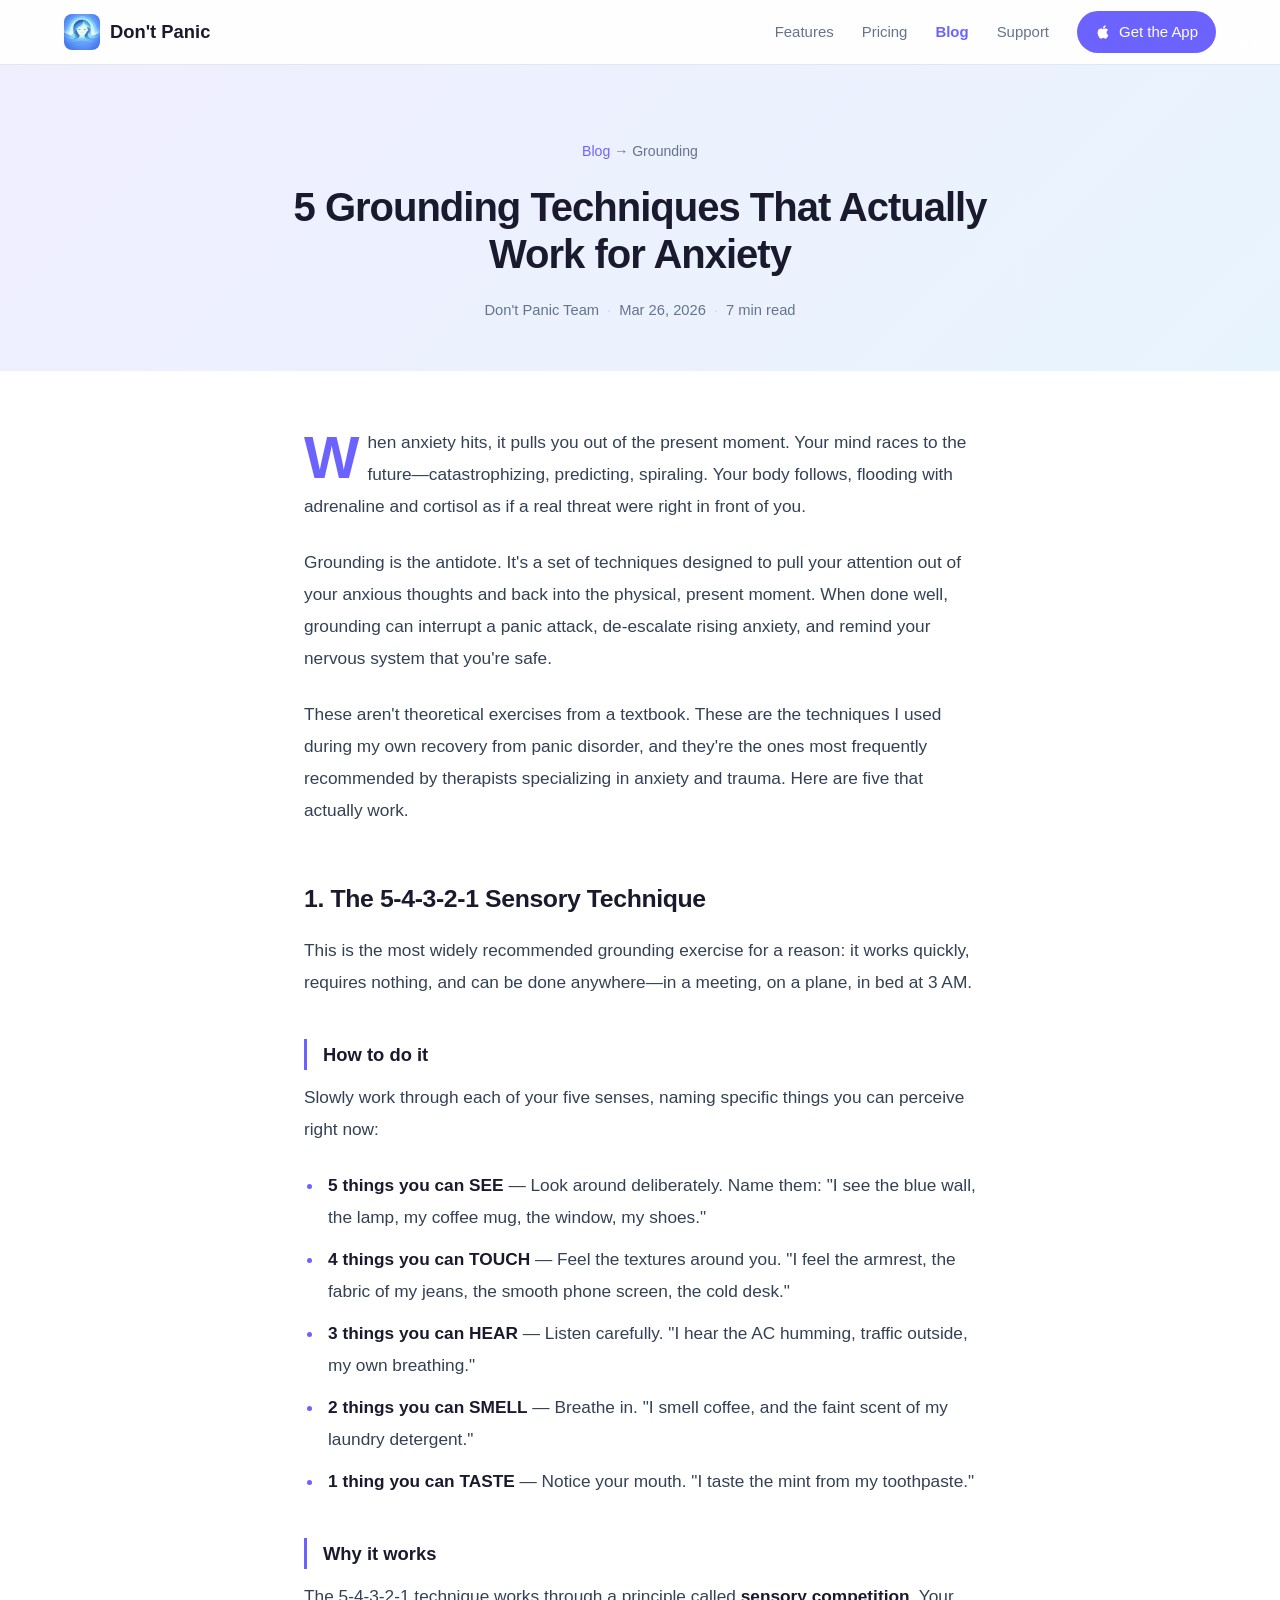
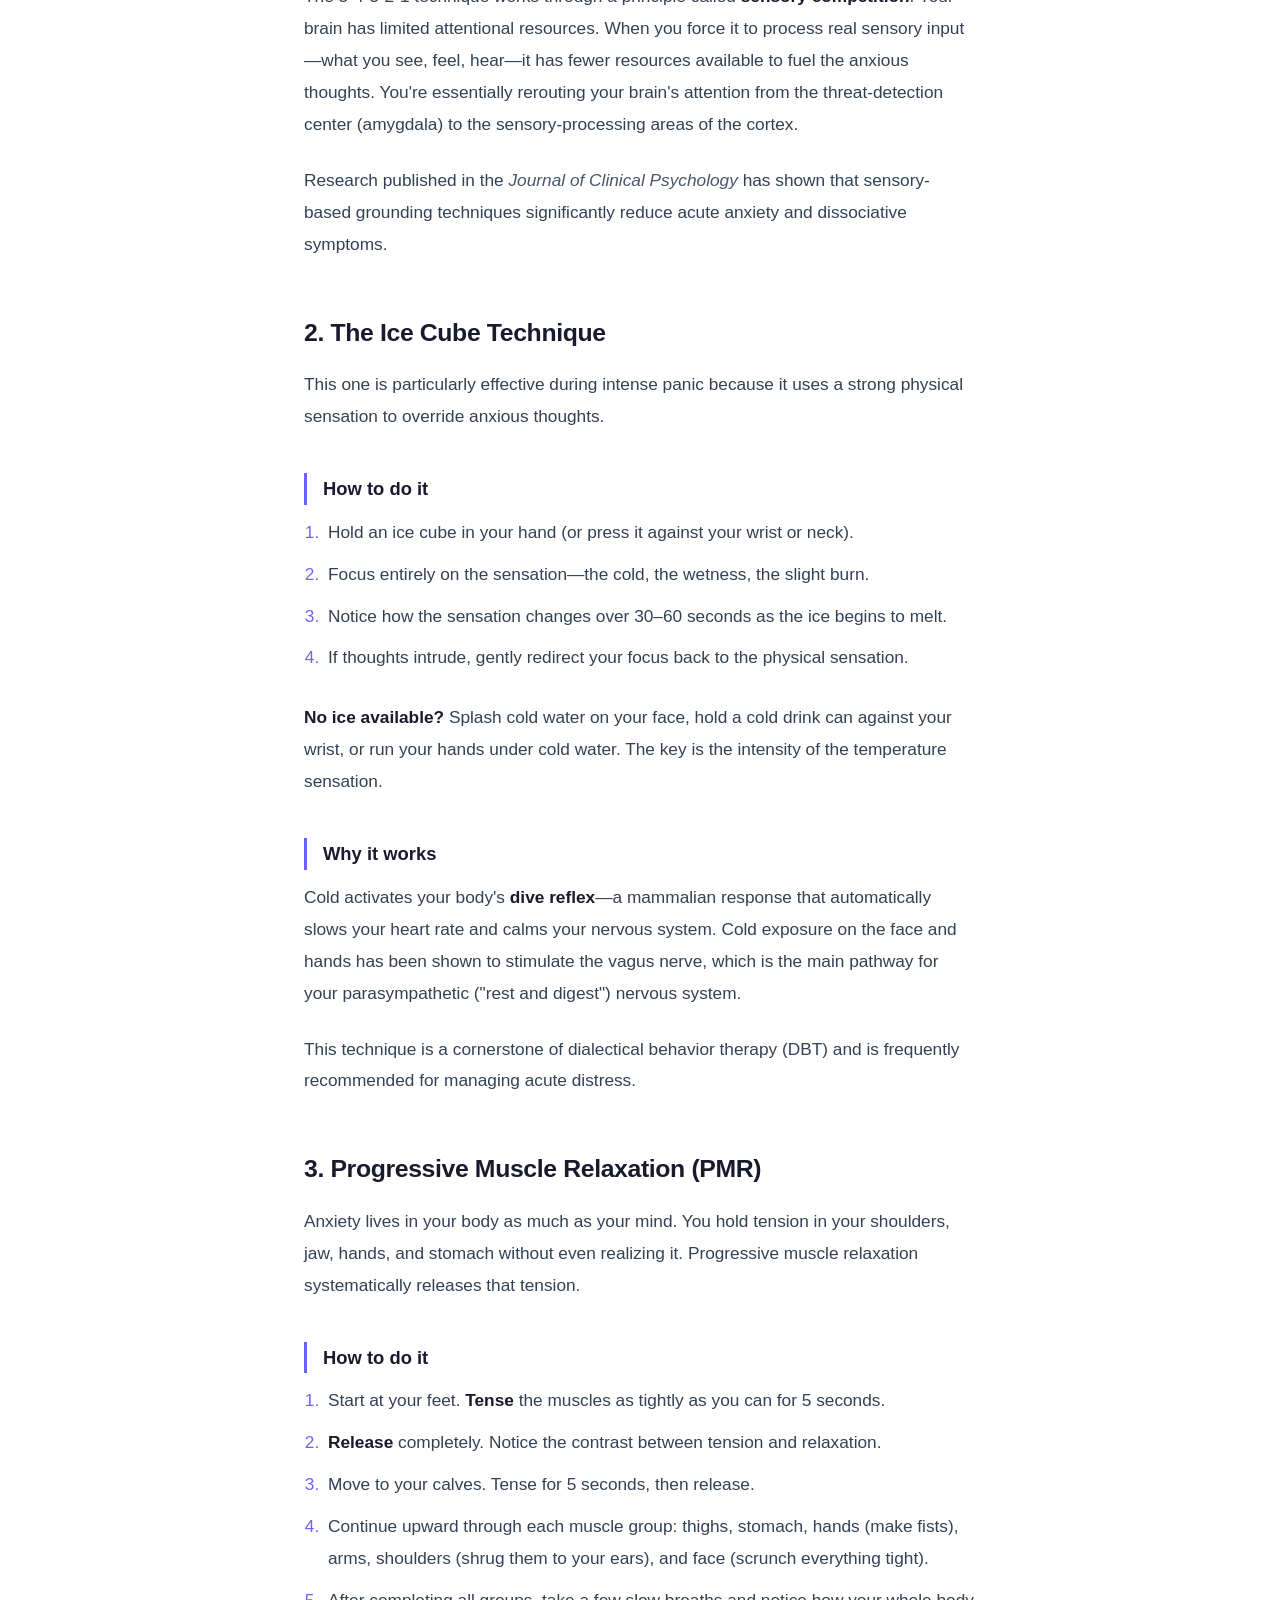
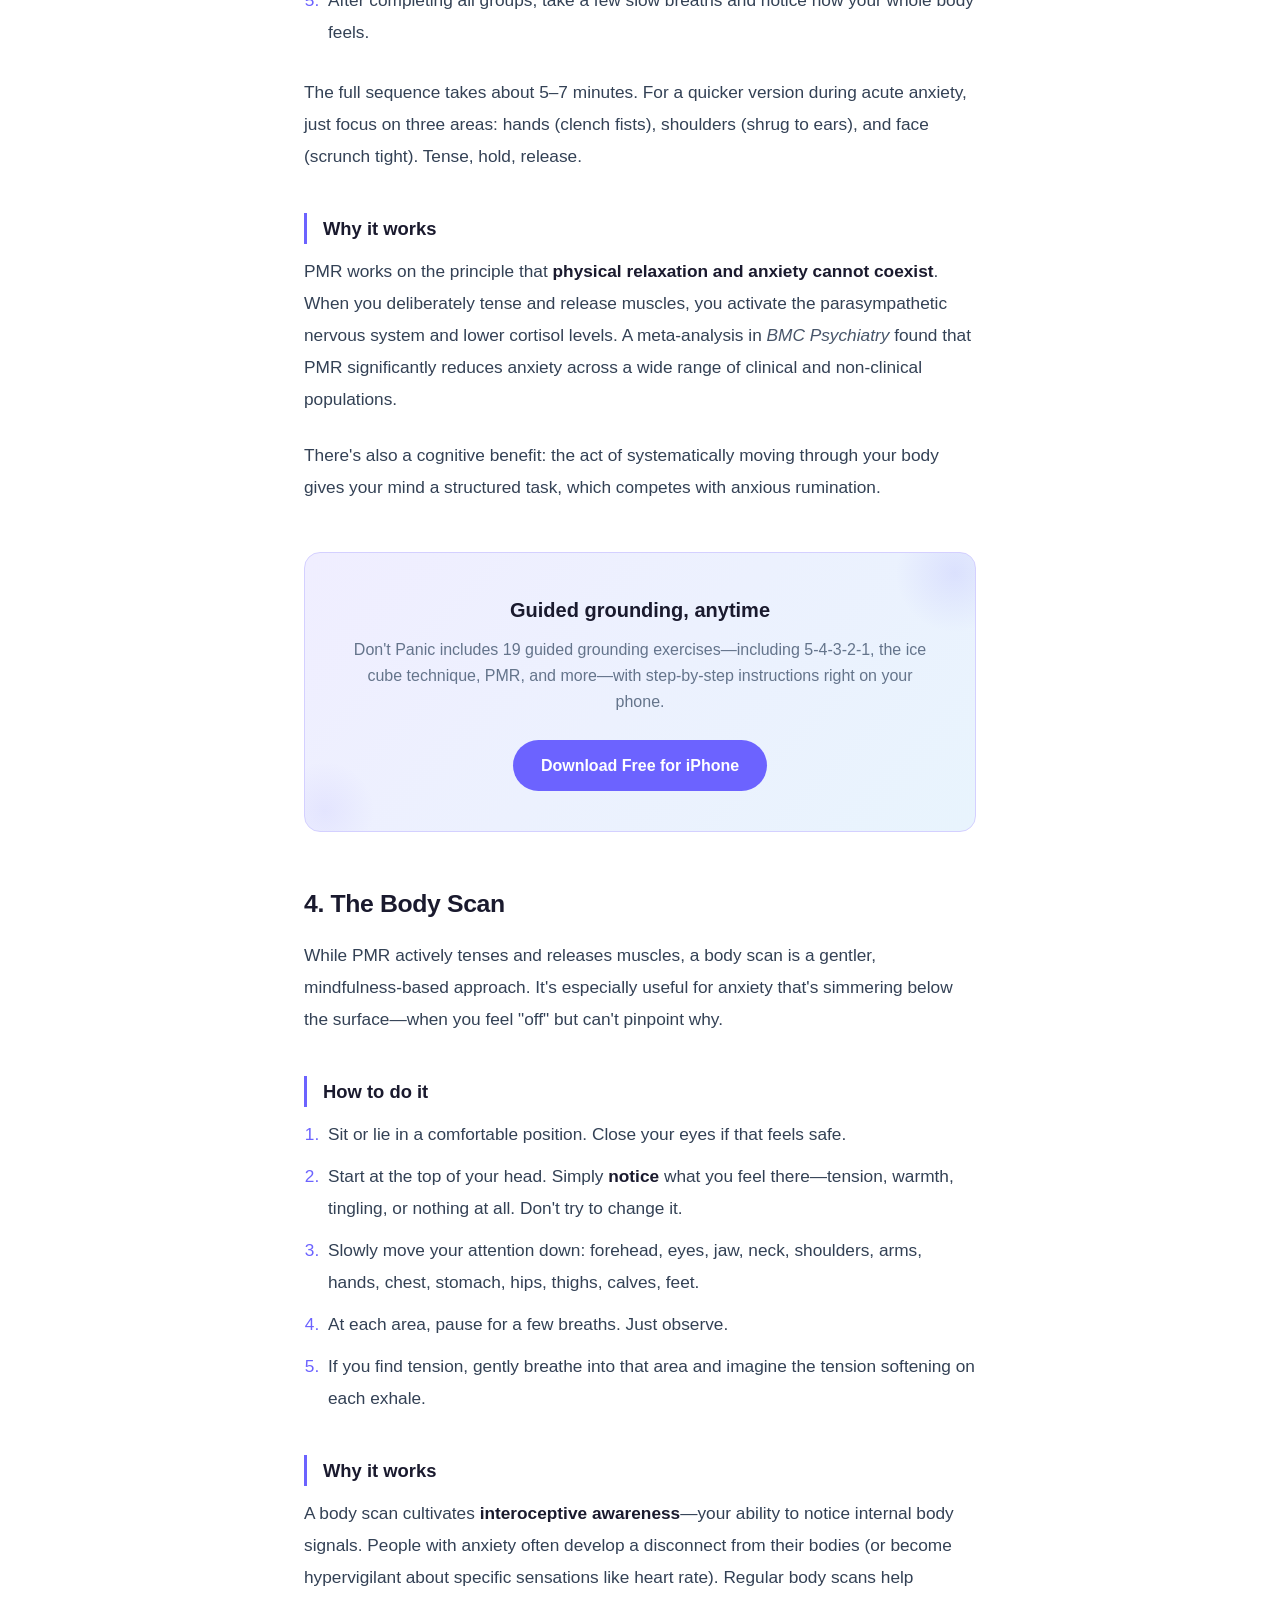
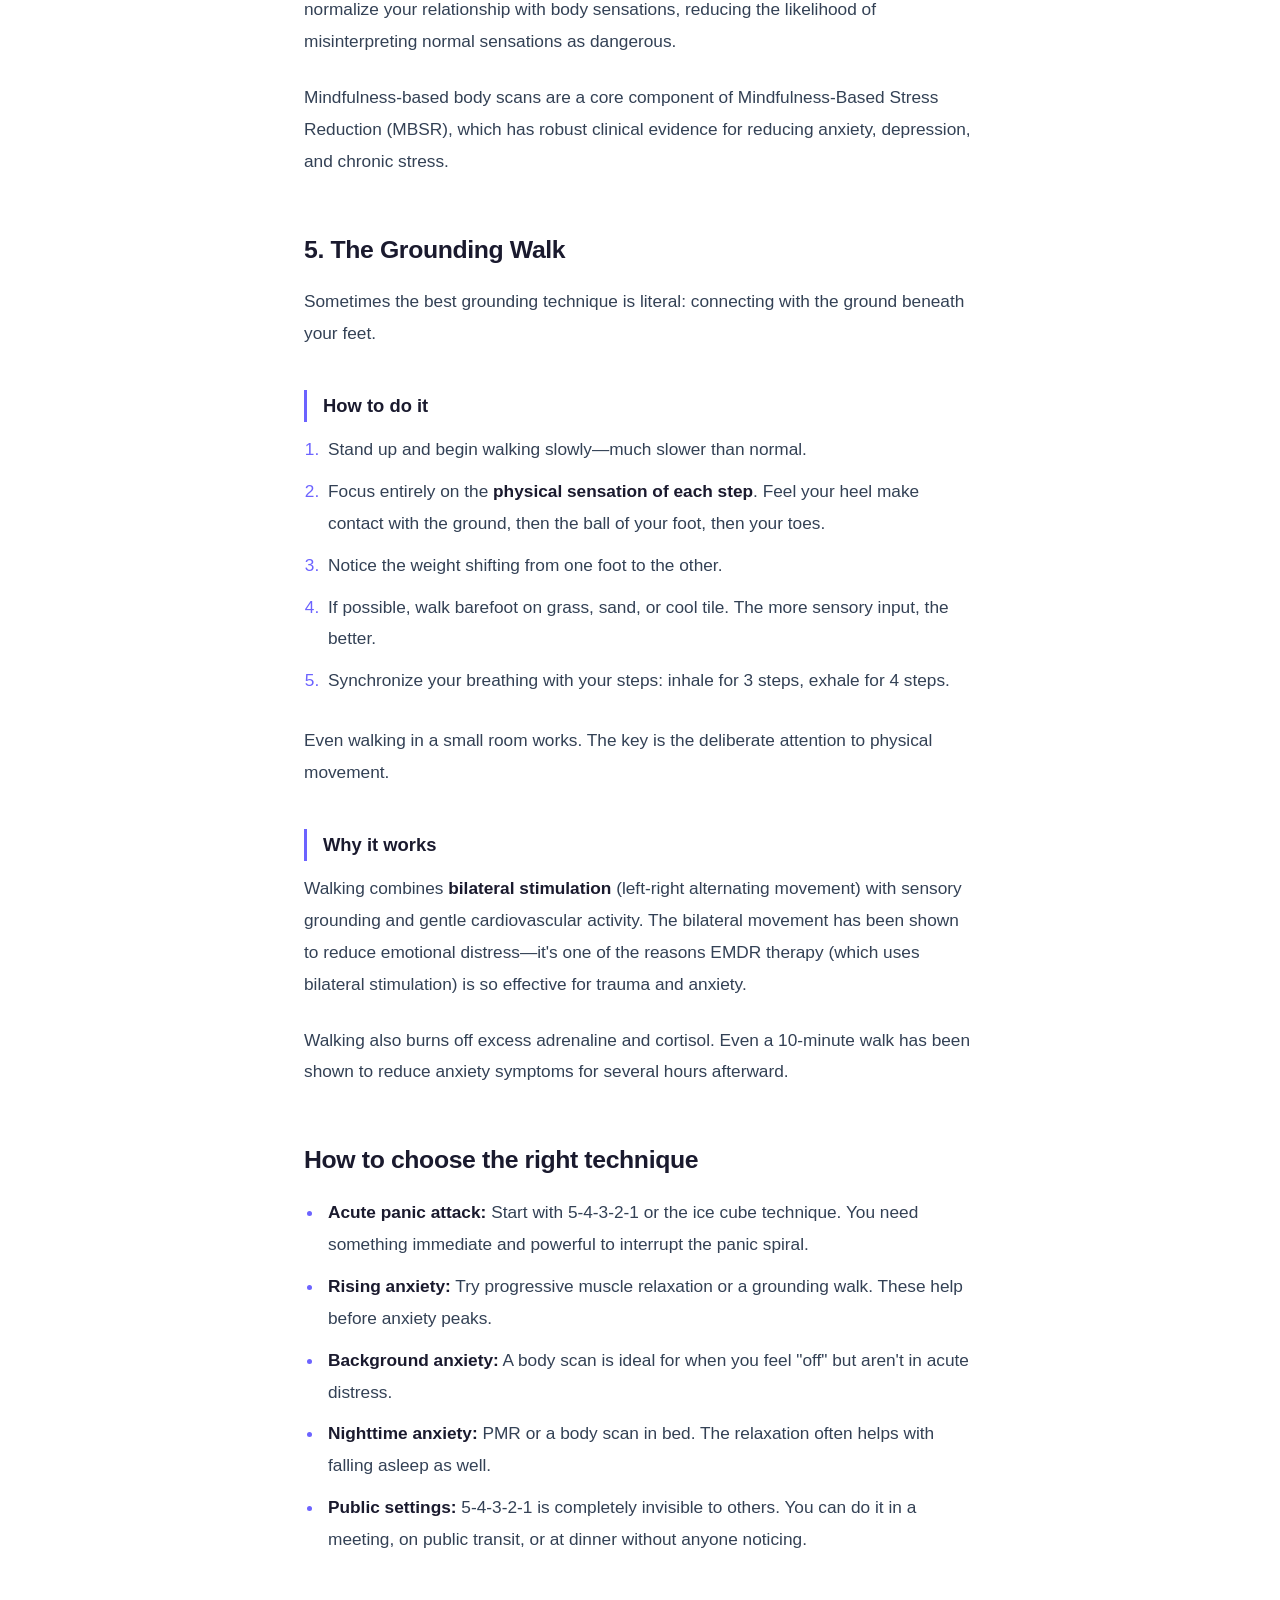
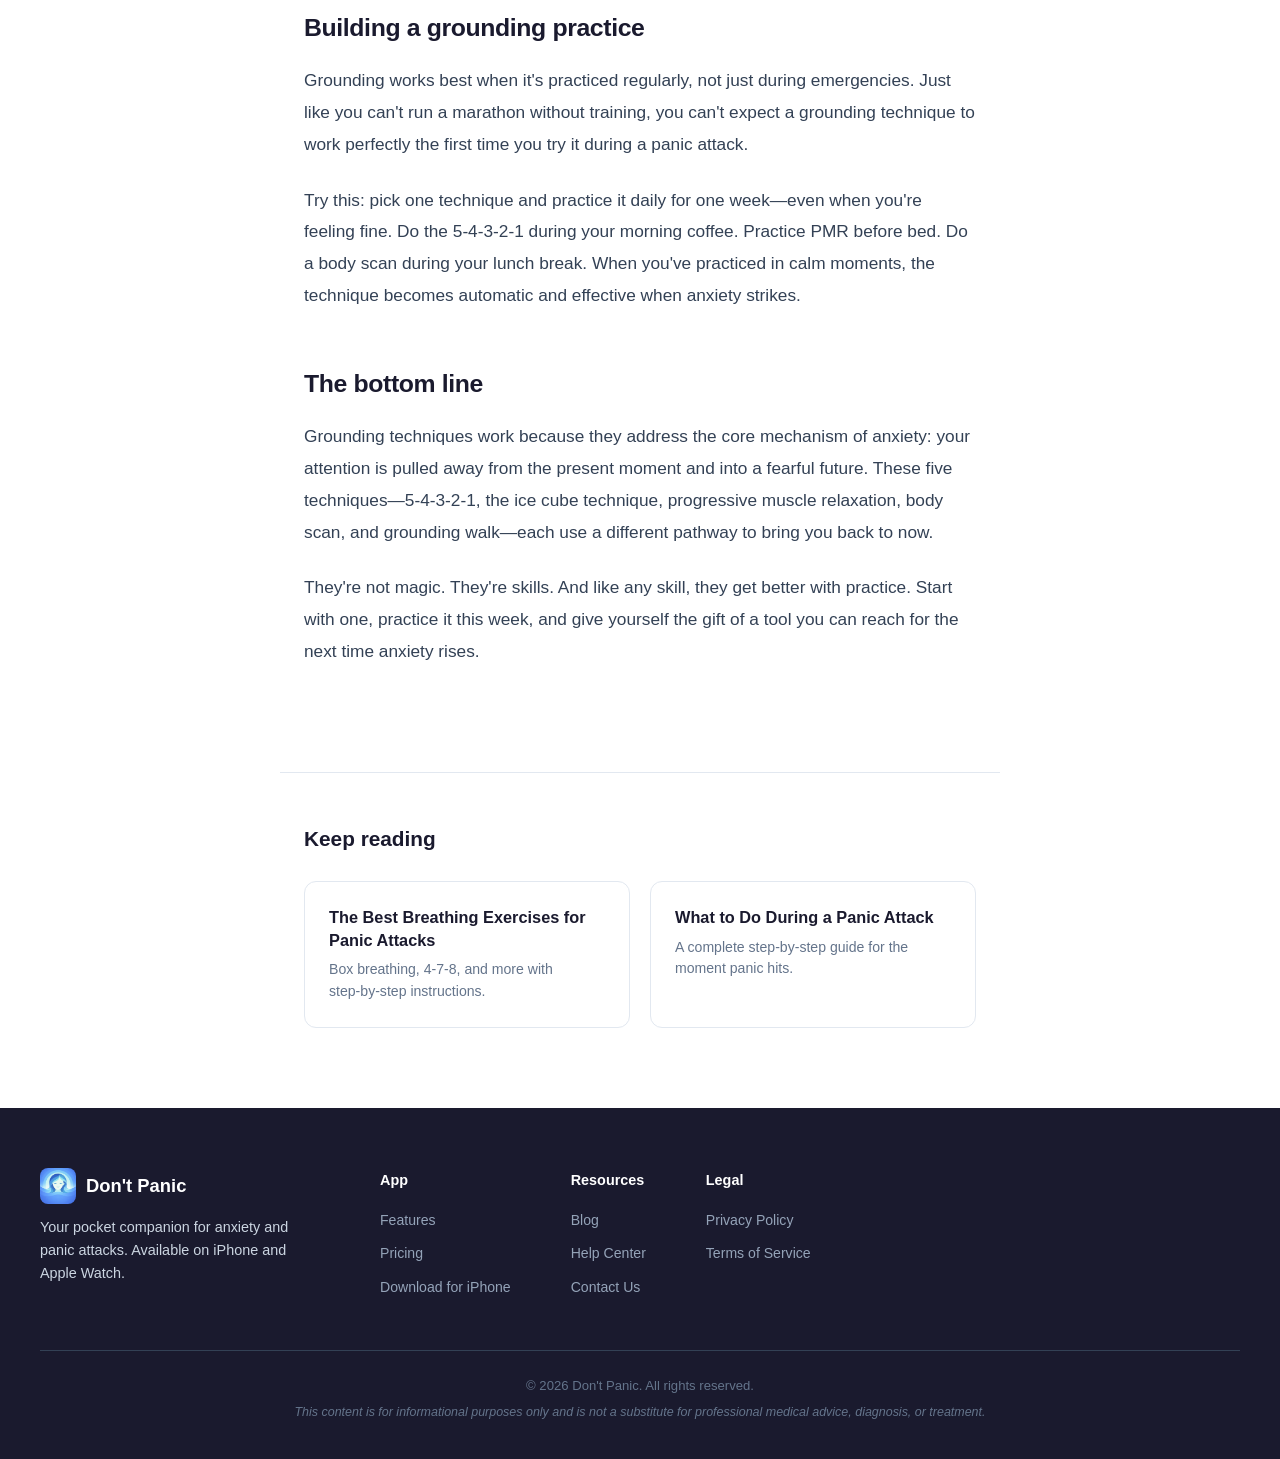
<file: blog/grounding-techniques-for-anxiety/index.html>
<!DOCTYPE html>
<html lang="en">
<head>
    <!-- Google tag (gtag.js) -->
    <script async src="https://www.googletagmanager.com/gtag/js?id=G-KNSSRLJZL7"></script>
    <script>
      window.dataLayer = window.dataLayer || [];
      function gtag(){dataLayer.push(arguments);}
      gtag('js', new Date());
      gtag('config', 'G-KNSSRLJZL7');
    </script>
    <meta charset="UTF-8">
    <meta name="viewport" content="width=device-width, initial-scale=1.0">
    <title>5 Grounding Techniques That Actually Work for Anxiety | Don't Panic</title>
    <meta name="description" content="Practical, therapist-recommended grounding techniques for anxiety and panic attacks. Learn the 5-4-3-2-1 method, ice cube technique, progressive muscle relaxation, and more.">
    <meta name="keywords" content="grounding techniques for anxiety, 5-4-3-2-1 grounding, grounding exercises, anxiety relief techniques, panic attack grounding, how to ground yourself">
    <link rel="canonical" href="https://dont-panic-app.com/blog/grounding-techniques-for-anxiety/">

    <meta property="og:title" content="5 Grounding Techniques That Actually Work for Anxiety">
    <meta property="og:description" content="Practical grounding methods you can use anywhere—from 5-4-3-2-1 to the ice cube technique.">
    <meta property="og:image" content="https://dont-panic-app.com/og-image.png">
    <meta property="og:type" content="article">
    <meta property="og:url" content="https://dont-panic-app.com/blog/grounding-techniques-for-anxiety/">
    <meta property="article:published_time" content="2026-03-26T00:00:00Z">
    <meta name="twitter:card" content="summary_large_image">

    <link rel="icon" type="image/png" href="../../favicon.png">
    <link rel="apple-touch-icon" href="../../app-icon.png">
    <link rel="stylesheet" href="../blog.css?v=3">

    <script type="application/ld+json">
    {
        "@context": "https://schema.org",
        "@type": "Article",
        "headline": "5 Grounding Techniques That Actually Work for Anxiety",
        "description": "Practical, therapist-recommended grounding techniques for anxiety and panic attacks.",
        "author": { "@type": "Organization", "name": "Don't Panic Team", "url": "https://dont-panic-app.com" },
        "publisher": { "@type": "Organization", "name": "Don't Panic", "url": "https://dont-panic-app.com", "logo": { "@type": "ImageObject", "url": "https://dont-panic-app.com/app-icon.png" } },
        "datePublished": "2026-03-26",
        "dateModified": "2026-03-26",
        "mainEntityOfPage": "https://dont-panic-app.com/blog/grounding-techniques-for-anxiety/"
    }
    </script>

    <script type="application/ld+json">
    {
        "@context": "https://schema.org",
        "@type": "BreadcrumbList",
        "itemListElement": [
            { "@type": "ListItem", "position": 1, "name": "Home", "item": "https://dont-panic-app.com/" },
            { "@type": "ListItem", "position": 2, "name": "Blog", "item": "https://dont-panic-app.com/blog/" },
            { "@type": "ListItem", "position": 3, "name": "5 Grounding Techniques That Actually Work for Anxiety" }
        ]
    }
    </script>
</head>
<body>
    <div class="reading-progress" aria-hidden="true"></div>
    <nav class="navbar" role="navigation" aria-label="Main navigation">
        <div class="nav-container">
            <a href="../../" class="logo">
                <img src="../../app-icon.png" alt="Don't Panic" class="logo-img">
                <span class="logo-text">Don't Panic</span>
            </a>
            <div class="nav-links">
                <a href="../../#features">Features</a>
                <a href="../../#pricing">Pricing</a>
                <a href="../" class="active">Blog</a>
                <a href="../../support.html">Support</a>
                <a href="https://apps.apple.com/us/app/dont-panic-panic-relief/id6759459982" class="btn btn-primary btn-sm">
                    <svg class="apple-icon" viewBox="0 0 24 24" fill="currentColor"><path d="M18.71 19.5c-.83 1.24-1.71 2.45-3.05 2.47-1.34.03-1.77-.79-3.29-.79-1.53 0-2 .77-3.27.82-1.31.05-2.3-1.32-3.14-2.53C4.25 17 2.94 12.45 4.7 9.39c.87-1.52 2.43-2.48 4.12-2.51 1.28-.02 2.5.87 3.29.87.78 0 2.26-1.07 3.81-.91.65.03 2.47.26 3.64 1.98-.09.06-2.17 1.28-2.15 3.81.03 3.02 2.65 4.03 2.68 4.04-.03.07-.42 1.44-1.38 2.83M13 3.5c.73-.83 1.94-1.46 2.94-1.5.13 1.17-.34 2.35-1.04 3.19-.69.85-1.83 1.51-2.95 1.42-.15-1.15.41-2.35 1.05-3.11z"/></svg>
                    Get the App
                </a>
            </div>
            <button class="mobile-menu-btn" aria-label="Menu" aria-expanded="false">
                <span></span><span></span><span></span>
            </button>
        </div>
    </nav>

    <header class="article-header">
        <div class="breadcrumb"><a href="../">Blog</a> → Grounding</div>
        <h1>5 Grounding Techniques That Actually Work for Anxiety</h1>
        <div class="article-meta">
            <span>Don't Panic Team</span>
            <span class="meta-dot">·</span>
            <time datetime="2026-03-26">Mar 26, 2026</time>
            <span class="meta-dot">·</span>
            <span>7 min read</span>
        </div>
    </header>

    <article class="article-content">
        <p>When anxiety hits, it pulls you out of the present moment. Your mind races to the future—catastrophizing, predicting, spiraling. Your body follows, flooding with adrenaline and cortisol as if a real threat were right in front of you.</p>

        <p>Grounding is the antidote. It's a set of techniques designed to pull your attention out of your anxious thoughts and back into the physical, present moment. When done well, grounding can interrupt a panic attack, de-escalate rising anxiety, and remind your nervous system that you're safe.</p>

        <p>These aren't theoretical exercises from a textbook. These are the techniques I used during my own recovery from panic disorder, and they're the ones most frequently recommended by therapists specializing in anxiety and trauma. Here are five that actually work.</p>

        <h2>1. The 5-4-3-2-1 Sensory Technique</h2>

        <p>This is the most widely recommended grounding exercise for a reason: it works quickly, requires nothing, and can be done anywhere—in a meeting, on a plane, in bed at 3 AM.</p>

        <h3>How to do it</h3>

        <p>Slowly work through each of your five senses, naming specific things you can perceive right now:</p>

        <ul>
            <li><strong>5 things you can SEE</strong> — Look around deliberately. Name them: "I see the blue wall, the lamp, my coffee mug, the window, my shoes."</li>
            <li><strong>4 things you can TOUCH</strong> — Feel the textures around you. "I feel the armrest, the fabric of my jeans, the smooth phone screen, the cold desk."</li>
            <li><strong>3 things you can HEAR</strong> — Listen carefully. "I hear the AC humming, traffic outside, my own breathing."</li>
            <li><strong>2 things you can SMELL</strong> — Breathe in. "I smell coffee, and the faint scent of my laundry detergent."</li>
            <li><strong>1 thing you can TASTE</strong> — Notice your mouth. "I taste the mint from my toothpaste."</li>
        </ul>

        <h3>Why it works</h3>

        <p>The 5-4-3-2-1 technique works through a principle called <strong>sensory competition</strong>. Your brain has limited attentional resources. When you force it to process real sensory input—what you see, feel, hear—it has fewer resources available to fuel the anxious thoughts. You're essentially rerouting your brain's attention from the threat-detection center (amygdala) to the sensory-processing areas of the cortex.</p>

        <p>Research published in the <em>Journal of Clinical Psychology</em> has shown that sensory-based grounding techniques significantly reduce acute anxiety and dissociative symptoms.</p>

        <h2>2. The Ice Cube Technique</h2>

        <p>This one is particularly effective during intense panic because it uses a strong physical sensation to override anxious thoughts.</p>

        <h3>How to do it</h3>

        <ol>
            <li>Hold an ice cube in your hand (or press it against your wrist or neck).</li>
            <li>Focus entirely on the sensation—the cold, the wetness, the slight burn.</li>
            <li>Notice how the sensation changes over 30–60 seconds as the ice begins to melt.</li>
            <li>If thoughts intrude, gently redirect your focus back to the physical sensation.</li>
        </ol>

        <p><strong>No ice available?</strong> Splash cold water on your face, hold a cold drink can against your wrist, or run your hands under cold water. The key is the intensity of the temperature sensation.</p>

        <h3>Why it works</h3>

        <p>Cold activates your body's <strong>dive reflex</strong>—a mammalian response that automatically slows your heart rate and calms your nervous system. Cold exposure on the face and hands has been shown to stimulate the vagus nerve, which is the main pathway for your parasympathetic ("rest and digest") nervous system.</p>

        <p>This technique is a cornerstone of dialectical behavior therapy (DBT) and is frequently recommended for managing acute distress.</p>

        <h2>3. Progressive Muscle Relaxation (PMR)</h2>

        <p>Anxiety lives in your body as much as your mind. You hold tension in your shoulders, jaw, hands, and stomach without even realizing it. Progressive muscle relaxation systematically releases that tension.</p>

        <h3>How to do it</h3>

        <ol>
            <li>Start at your feet. <strong>Tense</strong> the muscles as tightly as you can for 5 seconds.</li>
            <li><strong>Release</strong> completely. Notice the contrast between tension and relaxation.</li>
            <li>Move to your calves. Tense for 5 seconds, then release.</li>
            <li>Continue upward through each muscle group: thighs, stomach, hands (make fists), arms, shoulders (shrug them to your ears), and face (scrunch everything tight).</li>
            <li>After completing all groups, take a few slow breaths and notice how your whole body feels.</li>
        </ol>

        <p>The full sequence takes about 5–7 minutes. For a quicker version during acute anxiety, just focus on three areas: hands (clench fists), shoulders (shrug to ears), and face (scrunch tight). Tense, hold, release.</p>

        <h3>Why it works</h3>

        <p>PMR works on the principle that <strong>physical relaxation and anxiety cannot coexist</strong>. When you deliberately tense and release muscles, you activate the parasympathetic nervous system and lower cortisol levels. A meta-analysis in <em>BMC Psychiatry</em> found that PMR significantly reduces anxiety across a wide range of clinical and non-clinical populations.</p>

        <p>There's also a cognitive benefit: the act of systematically moving through your body gives your mind a structured task, which competes with anxious rumination.</p>

        <div class="article-cta">
            <h3>Guided grounding, anytime</h3>
            <p>Don't Panic includes 19 guided grounding exercises—including 5-4-3-2-1, the ice cube technique, PMR, and more—with step-by-step instructions right on your phone.</p>
            <a href="https://apps.apple.com/us/app/dont-panic-panic-relief/id6759459982" class="btn btn-primary">Download Free for iPhone</a>
        </div>

        <h2>4. The Body Scan</h2>

        <p>While PMR actively tenses and releases muscles, a body scan is a gentler, mindfulness-based approach. It's especially useful for anxiety that's simmering below the surface—when you feel "off" but can't pinpoint why.</p>

        <h3>How to do it</h3>

        <ol>
            <li>Sit or lie in a comfortable position. Close your eyes if that feels safe.</li>
            <li>Start at the top of your head. Simply <strong>notice</strong> what you feel there—tension, warmth, tingling, or nothing at all. Don't try to change it.</li>
            <li>Slowly move your attention down: forehead, eyes, jaw, neck, shoulders, arms, hands, chest, stomach, hips, thighs, calves, feet.</li>
            <li>At each area, pause for a few breaths. Just observe.</li>
            <li>If you find tension, gently breathe into that area and imagine the tension softening on each exhale.</li>
        </ol>

        <h3>Why it works</h3>

        <p>A body scan cultivates <strong>interoceptive awareness</strong>—your ability to notice internal body signals. People with anxiety often develop a disconnect from their bodies (or become hypervigilant about specific sensations like heart rate). Regular body scans help normalize your relationship with body sensations, reducing the likelihood of misinterpreting normal sensations as dangerous.</p>

        <p>Mindfulness-based body scans are a core component of Mindfulness-Based Stress Reduction (MBSR), which has robust clinical evidence for reducing anxiety, depression, and chronic stress.</p>

        <h2>5. The Grounding Walk</h2>

        <p>Sometimes the best grounding technique is literal: connecting with the ground beneath your feet.</p>

        <h3>How to do it</h3>

        <ol>
            <li>Stand up and begin walking slowly—much slower than normal.</li>
            <li>Focus entirely on the <strong>physical sensation of each step</strong>. Feel your heel make contact with the ground, then the ball of your foot, then your toes.</li>
            <li>Notice the weight shifting from one foot to the other.</li>
            <li>If possible, walk barefoot on grass, sand, or cool tile. The more sensory input, the better.</li>
            <li>Synchronize your breathing with your steps: inhale for 3 steps, exhale for 4 steps.</li>
        </ol>

        <p>Even walking in a small room works. The key is the deliberate attention to physical movement.</p>

        <h3>Why it works</h3>

        <p>Walking combines <strong>bilateral stimulation</strong> (left-right alternating movement) with sensory grounding and gentle cardiovascular activity. The bilateral movement has been shown to reduce emotional distress—it's one of the reasons EMDR therapy (which uses bilateral stimulation) is so effective for trauma and anxiety.</p>

        <p>Walking also burns off excess adrenaline and cortisol. Even a 10-minute walk has been shown to reduce anxiety symptoms for several hours afterward.</p>

        <h2>How to choose the right technique</h2>

        <ul>
            <li><strong>Acute panic attack:</strong> Start with 5-4-3-2-1 or the ice cube technique. You need something immediate and powerful to interrupt the panic spiral.</li>
            <li><strong>Rising anxiety:</strong> Try progressive muscle relaxation or a grounding walk. These help before anxiety peaks.</li>
            <li><strong>Background anxiety:</strong> A body scan is ideal for when you feel "off" but aren't in acute distress.</li>
            <li><strong>Nighttime anxiety:</strong> PMR or a body scan in bed. The relaxation often helps with falling asleep as well.</li>
            <li><strong>Public settings:</strong> 5-4-3-2-1 is completely invisible to others. You can do it in a meeting, on public transit, or at dinner without anyone noticing.</li>
        </ul>

        <h2>Building a grounding practice</h2>

        <p>Grounding works best when it's practiced regularly, not just during emergencies. Just like you can't run a marathon without training, you can't expect a grounding technique to work perfectly the first time you try it during a panic attack.</p>

        <p>Try this: pick one technique and practice it daily for one week—even when you're feeling fine. Do the 5-4-3-2-1 during your morning coffee. Practice PMR before bed. Do a body scan during your lunch break. When you've practiced in calm moments, the technique becomes automatic and effective when anxiety strikes.</p>

        <h2>The bottom line</h2>

        <p>Grounding techniques work because they address the core mechanism of anxiety: your attention is pulled away from the present moment and into a fearful future. These five techniques—5-4-3-2-1, the ice cube technique, progressive muscle relaxation, body scan, and grounding walk—each use a different pathway to bring you back to now.</p>

        <p>They're not magic. They're skills. And like any skill, they get better with practice. Start with one, practice it this week, and give yourself the gift of a tool you can reach for the next time anxiety rises.</p>
    </article>

    <section class="related-articles">
        <h2>Keep reading</h2>
        <div class="related-grid">
            <a href="../breathing-exercises-for-panic-attacks/" class="related-card">
                <h3>The Best Breathing Exercises for Panic Attacks</h3>
                <p>Box breathing, 4-7-8, and more with step-by-step instructions.</p>
            </a>
            <a href="../what-to-do-during-panic-attack/" class="related-card">
                <h3>What to Do During a Panic Attack</h3>
                <p>A complete step-by-step guide for the moment panic hits.</p>
            </a>
        </div>
    </section>

    <footer class="footer">
        <div class="container">
            <div class="footer-content">
                <div class="footer-brand">
                    <a href="../../" class="logo">
                        <img src="../../app-icon.png" alt="Don't Panic" class="logo-img">
                        <span class="logo-text">Don't Panic</span>
                    </a>
                    <p>Your pocket companion for anxiety and panic attacks. Available on iPhone and Apple Watch.</p>
                </div>
                <div class="footer-links">
                    <div class="footer-column">
                        <h4>App</h4>
                        <a href="../../#features">Features</a>
                        <a href="../../#pricing">Pricing</a>
                        <a href="https://apps.apple.com/us/app/dont-panic-panic-relief/id6759459982">Download for iPhone</a>
                    </div>
                    <div class="footer-column">
                        <h4>Resources</h4>
                        <a href="../">Blog</a>
                        <a href="../../support.html">Help Center</a>
                        <a href="mailto:support@dont-panic-app.com">Contact Us</a>
                    </div>
                    <div class="footer-column">
                        <h4>Legal</h4>
                        <a href="../../privacy.html">Privacy Policy</a>
                        <a href="../../terms.html">Terms of Service</a>
                    </div>
                </div>
            </div>
            <div class="footer-bottom">
                <p>&copy; 2026 Don't Panic. All rights reserved.</p>
                <p class="disclaimer">This content is for informational purposes only and is not a substitute for professional medical advice, diagnosis, or treatment.</p>
            </div>
        </div>
    </footer>

    <button class="back-to-top" aria-label="Back to top">
        <svg viewBox="0 0 24 24" fill="none" stroke="currentColor" stroke-width="2.5" stroke-linecap="round" stroke-linejoin="round"><path d="M18 15l-6-6-6 6"/></svg>
    </button>

    <script>
        // Mobile menu
        const menuBtn = document.querySelector('.mobile-menu-btn');
        const navLinks = document.querySelector('.nav-links');
        menuBtn.addEventListener('click', function() {
            const isOpen = navLinks.classList.toggle('active');
            this.classList.toggle('active');
            this.setAttribute('aria-expanded', isOpen);
        });
        document.addEventListener('click', function(e) {
            if (!menuBtn.contains(e.target) && !navLinks.contains(e.target)) {
                navLinks.classList.remove('active');
                menuBtn.classList.remove('active');
                menuBtn.setAttribute('aria-expanded', 'false');
            }
        });

        // Navbar scroll + reading progress + back to top
        const navbar = document.querySelector('.navbar');
        const progressBar = document.querySelector('.reading-progress');
        const backToTop = document.querySelector('.back-to-top');
        const article = document.querySelector('.article-content');

        function onScroll() {
            const scrollY = window.scrollY;
            navbar.classList.toggle('scrolled', scrollY > 20);

            // Reading progress
            if (article && progressBar) {
                const articleTop = article.offsetTop;
                const articleHeight = article.offsetHeight;
                const windowHeight = window.innerHeight;
                const progress = Math.min(Math.max((scrollY - articleTop + windowHeight * 0.3) / articleHeight, 0), 1);
                progressBar.style.width = (progress * 100) + '%';
            }

            // Back to top visibility
            if (backToTop) {
                backToTop.classList.toggle('visible', scrollY > 500);
            }
        }

        window.addEventListener('scroll', onScroll, { passive: true });
        onScroll();

        if (backToTop) {
            backToTop.addEventListener('click', () => {
                window.scrollTo({ top: 0, behavior: 'smooth' });
            });
        }
    </script>
</body>
</html>
</file>
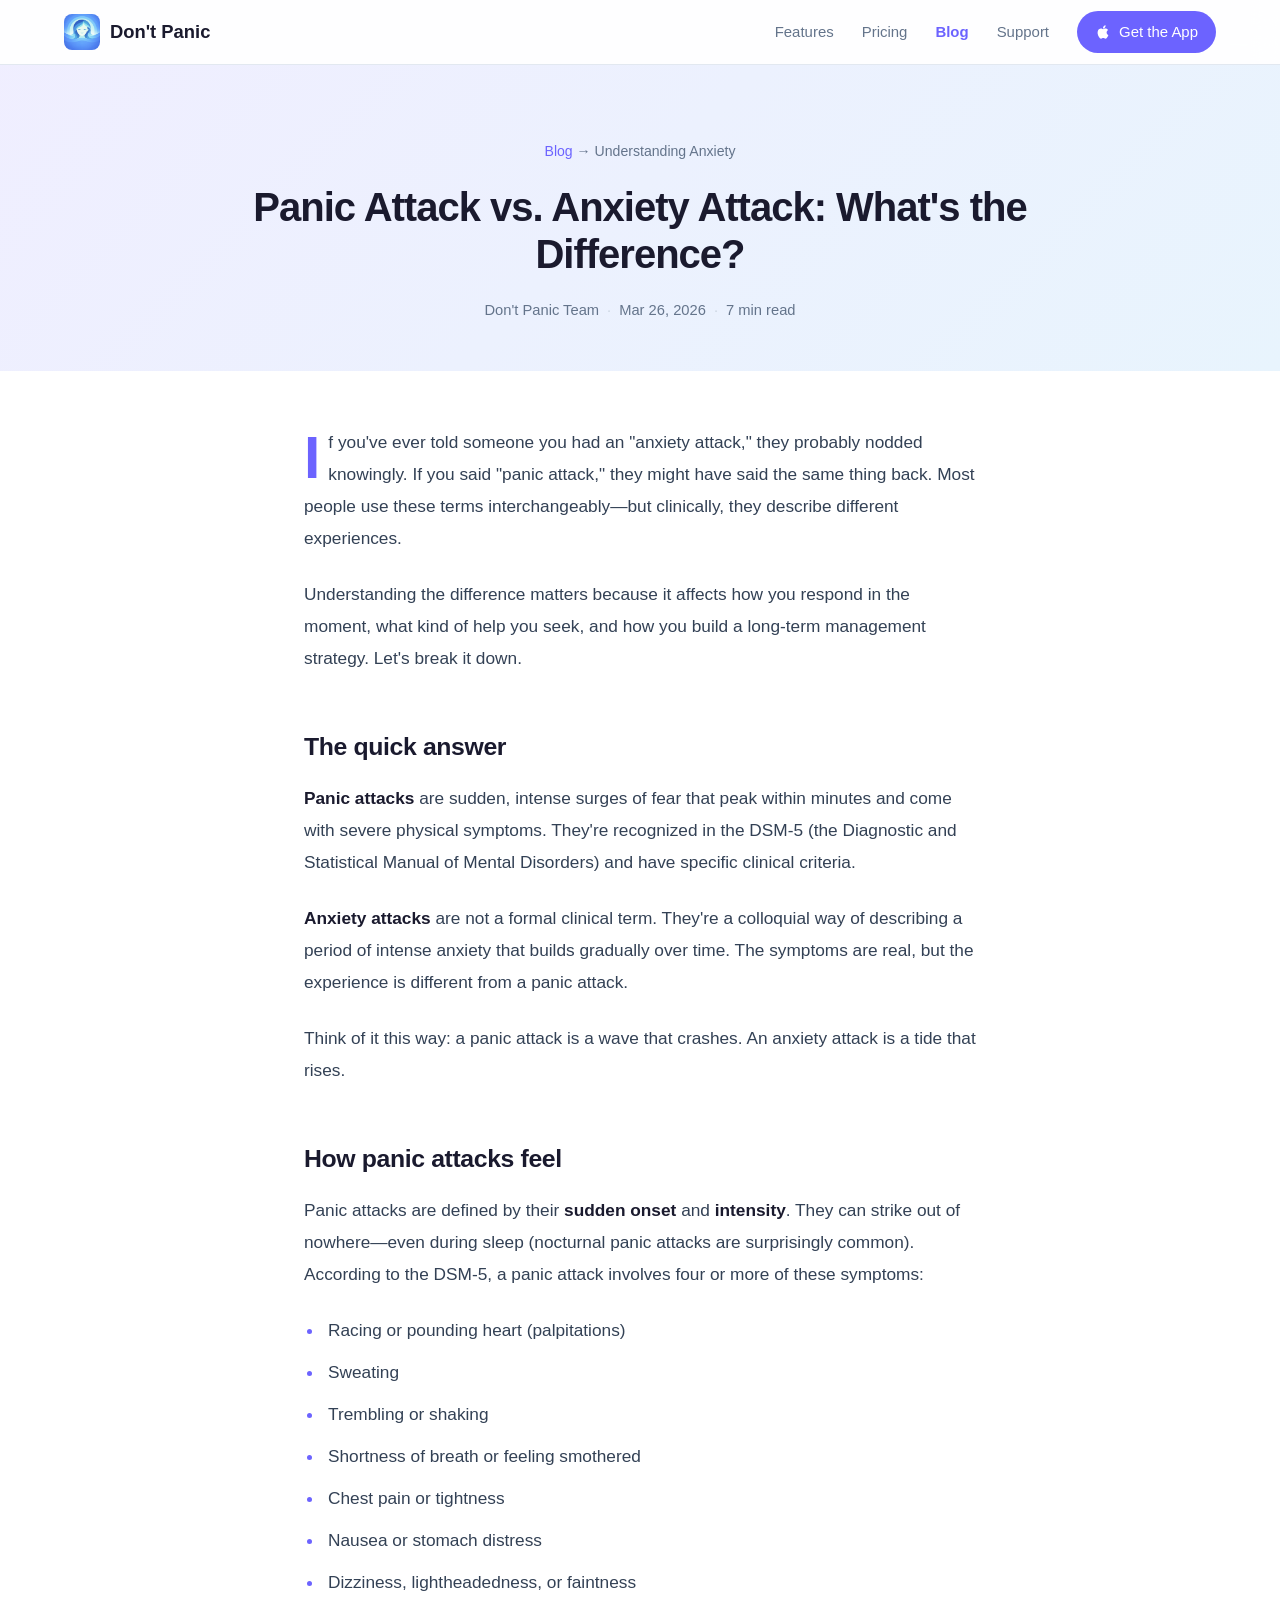
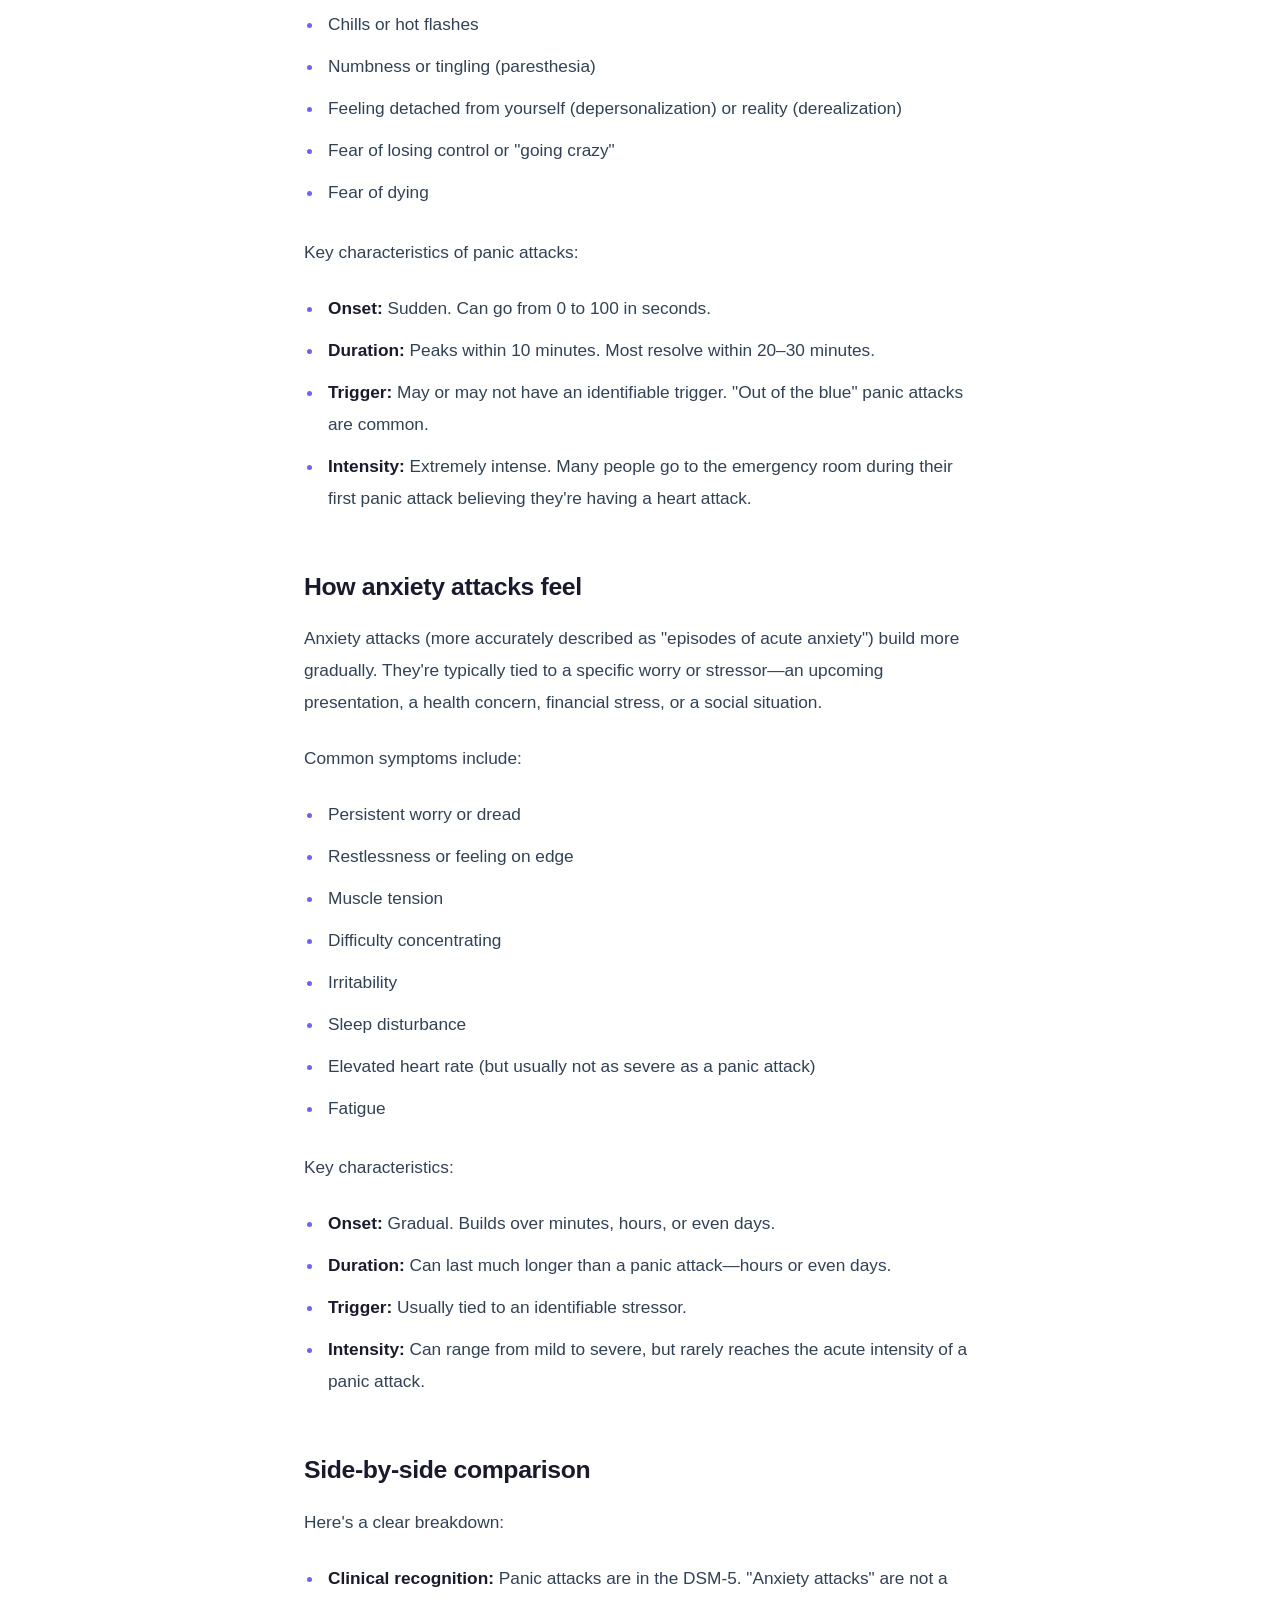
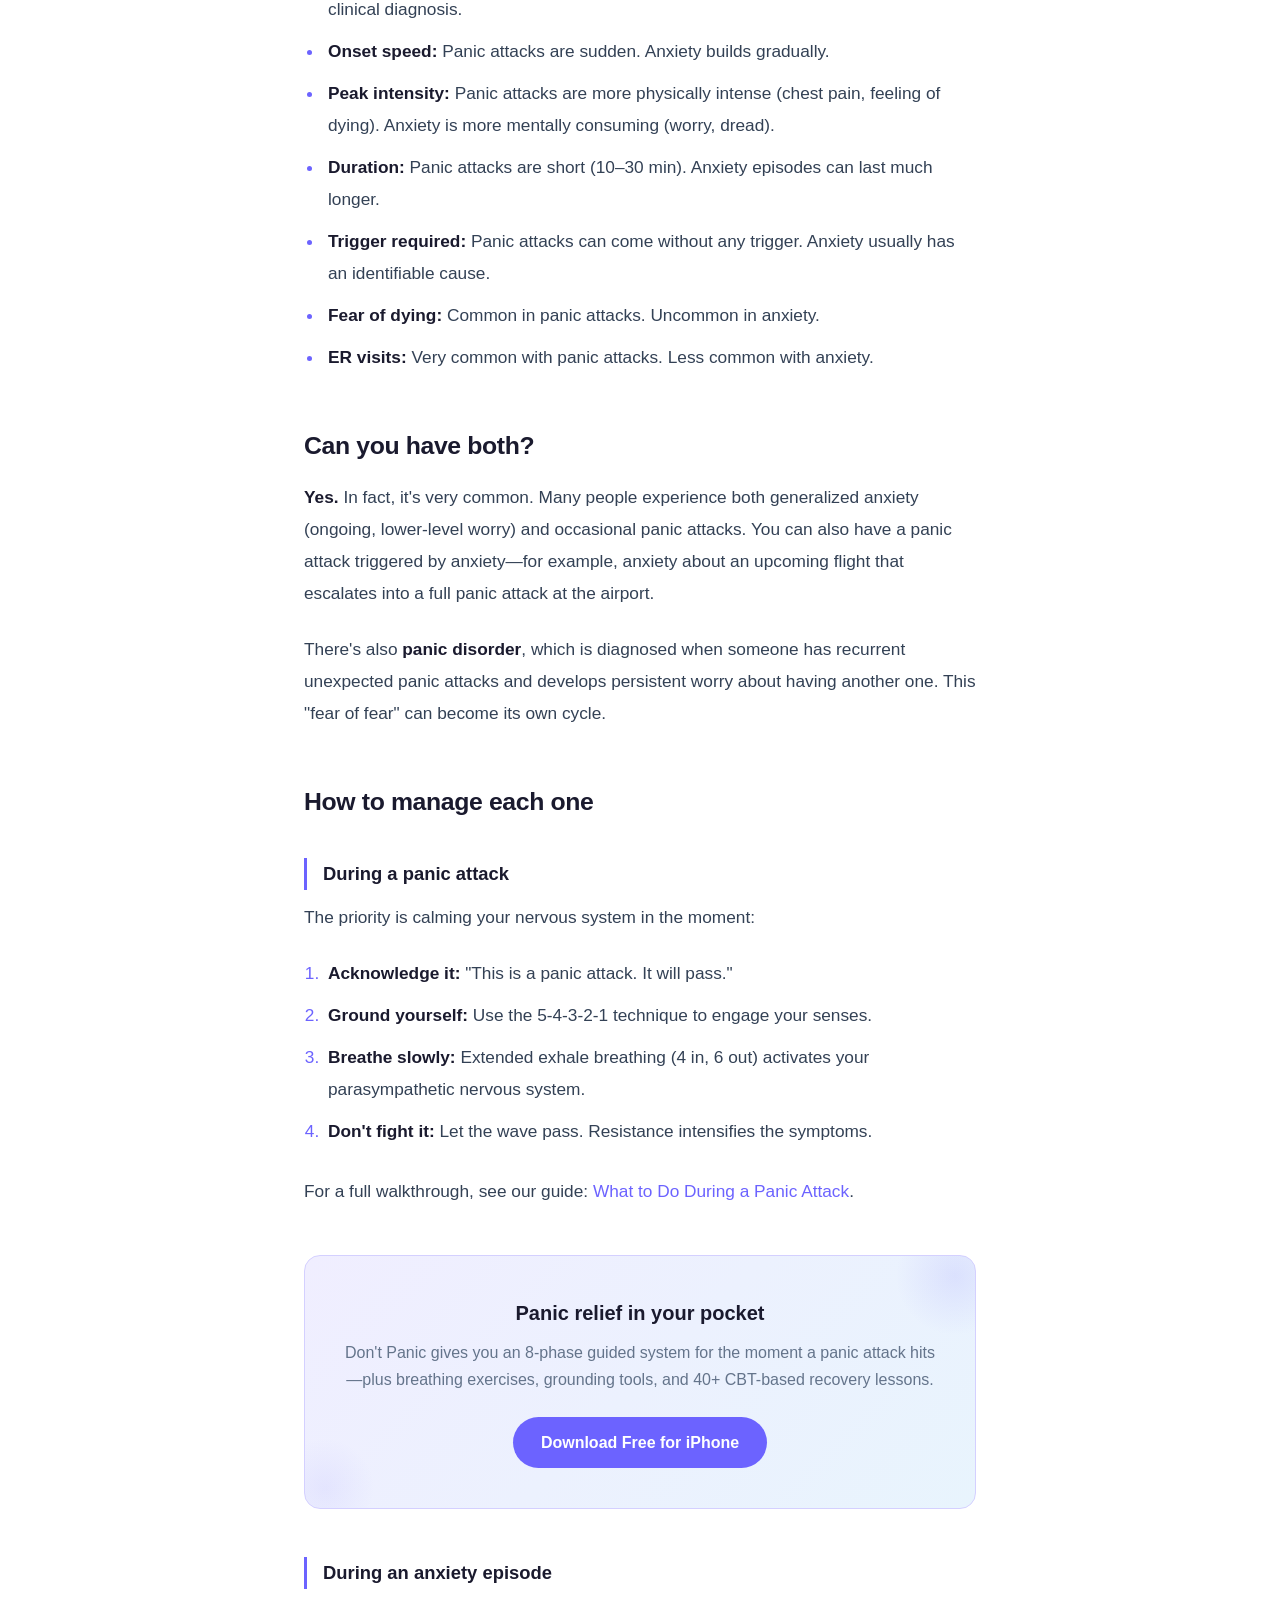
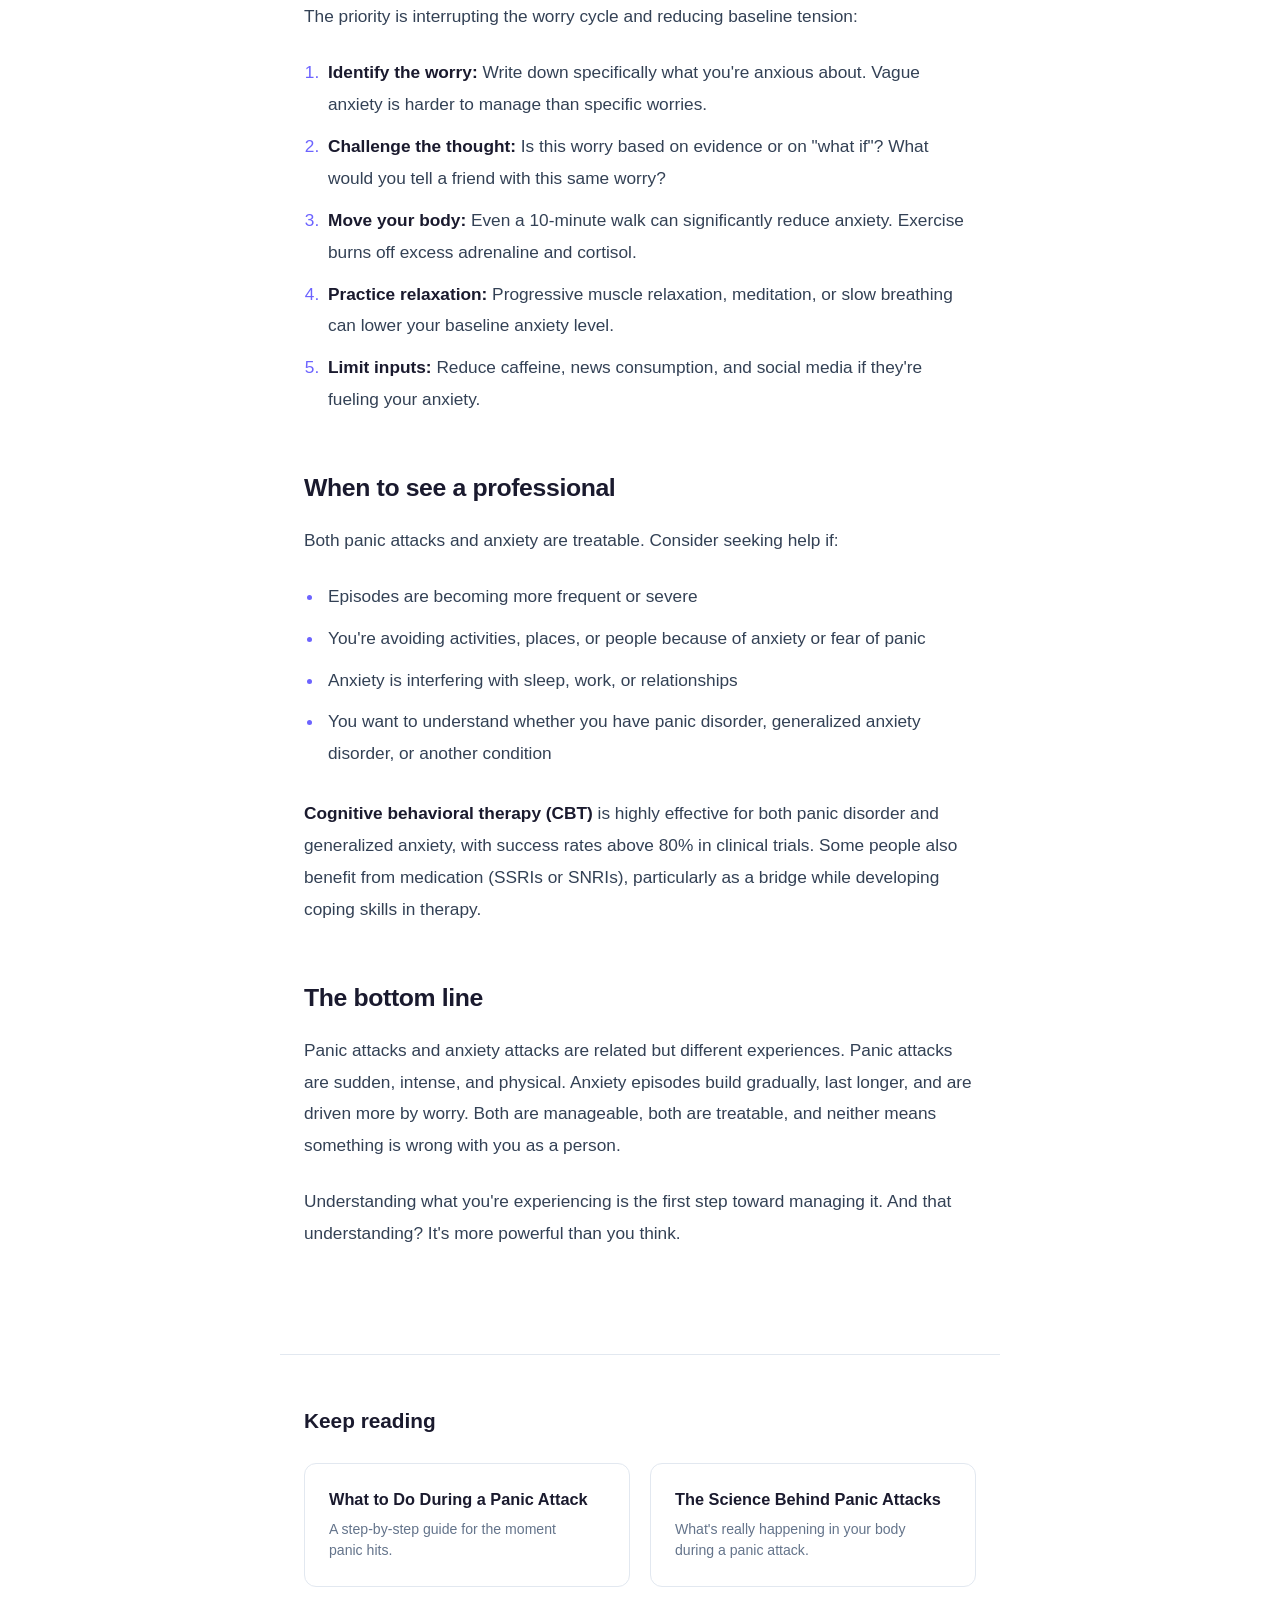
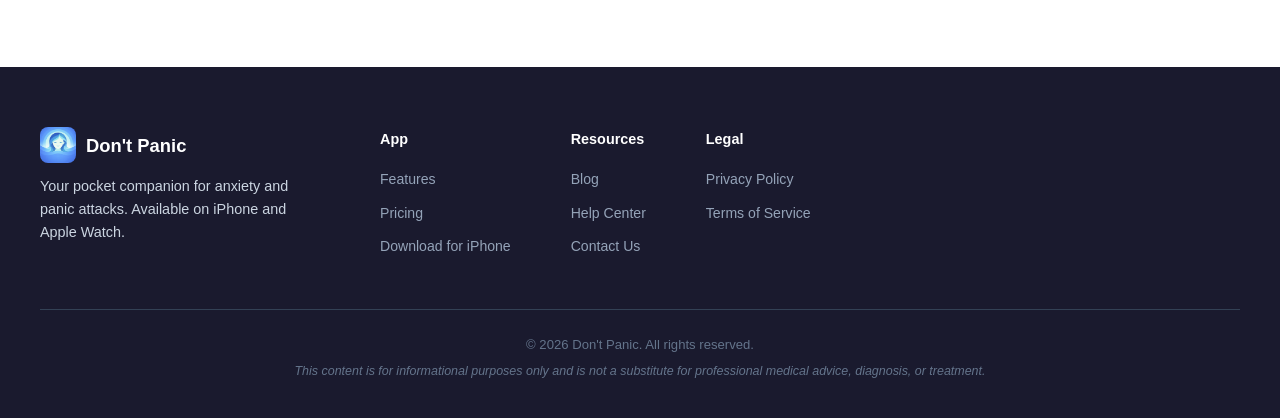
<file: blog/panic-attack-vs-anxiety-attack/index.html>
<!DOCTYPE html>
<html lang="en">
<head>
    <!-- Google tag (gtag.js) -->
    <script async src="https://www.googletagmanager.com/gtag/js?id=G-KNSSRLJZL7"></script>
    <script>
      window.dataLayer = window.dataLayer || [];
      function gtag(){dataLayer.push(arguments);}
      gtag('js', new Date());
      gtag('config', 'G-KNSSRLJZL7');
    </script>
    <meta charset="UTF-8">
    <meta name="viewport" content="width=device-width, initial-scale=1.0">
    <title>Panic Attack vs. Anxiety Attack: What's the Difference? | Don't Panic</title>
    <meta name="description" content="Panic attacks and anxiety attacks feel similar but aren't the same. Learn the key differences in symptoms, triggers, duration, and how to manage each one.">
    <meta name="keywords" content="panic attack vs anxiety attack, difference between panic and anxiety, anxiety attack symptoms, panic attack symptoms, panic disorder vs anxiety">
    <link rel="canonical" href="https://dont-panic-app.com/blog/panic-attack-vs-anxiety-attack/">

    <meta property="og:title" content="Panic Attack vs. Anxiety Attack: What's the Difference?">
    <meta property="og:description" content="They feel similar but they're not the same. Learn the key differences.">
    <meta property="og:image" content="https://dont-panic-app.com/og-image.png">
    <meta property="og:type" content="article">
    <meta property="og:url" content="https://dont-panic-app.com/blog/panic-attack-vs-anxiety-attack/">
    <meta property="article:published_time" content="2026-03-26T00:00:00Z">
    <meta name="twitter:card" content="summary_large_image">

    <link rel="icon" type="image/png" href="../../favicon.png">
    <link rel="apple-touch-icon" href="../../app-icon.png">
    <link rel="stylesheet" href="../blog.css?v=3">

    <script type="application/ld+json">
    {
        "@context": "https://schema.org",
        "@type": "Article",
        "headline": "Panic Attack vs. Anxiety Attack: What's the Difference?",
        "description": "Panic attacks and anxiety attacks feel similar but aren't the same. Learn the key differences in symptoms, triggers, duration, and how to manage each one.",
        "author": { "@type": "Organization", "name": "Don't Panic Team", "url": "https://dont-panic-app.com" },
        "publisher": { "@type": "Organization", "name": "Don't Panic", "url": "https://dont-panic-app.com", "logo": { "@type": "ImageObject", "url": "https://dont-panic-app.com/app-icon.png" } },
        "datePublished": "2026-03-26",
        "dateModified": "2026-03-26",
        "mainEntityOfPage": "https://dont-panic-app.com/blog/panic-attack-vs-anxiety-attack/"
    }
    </script>

    <script type="application/ld+json">
    {
        "@context": "https://schema.org",
        "@type": "BreadcrumbList",
        "itemListElement": [
            { "@type": "ListItem", "position": 1, "name": "Home", "item": "https://dont-panic-app.com/" },
            { "@type": "ListItem", "position": 2, "name": "Blog", "item": "https://dont-panic-app.com/blog/" },
            { "@type": "ListItem", "position": 3, "name": "Panic Attack vs. Anxiety Attack: What's the Difference?" }
        ]
    }
    </script>
</head>
<body>
    <div class="reading-progress" aria-hidden="true"></div>
    <nav class="navbar" role="navigation" aria-label="Main navigation">
        <div class="nav-container">
            <a href="../../" class="logo">
                <img src="../../app-icon.png" alt="Don't Panic" class="logo-img">
                <span class="logo-text">Don't Panic</span>
            </a>
            <div class="nav-links">
                <a href="../../#features">Features</a>
                <a href="../../#pricing">Pricing</a>
                <a href="../" class="active">Blog</a>
                <a href="../../support.html">Support</a>
                <a href="https://apps.apple.com/us/app/dont-panic-panic-relief/id6759459982" class="btn btn-primary btn-sm">
                    <svg class="apple-icon" viewBox="0 0 24 24" fill="currentColor"><path d="M18.71 19.5c-.83 1.24-1.71 2.45-3.05 2.47-1.34.03-1.77-.79-3.29-.79-1.53 0-2 .77-3.27.82-1.31.05-2.3-1.32-3.14-2.53C4.25 17 2.94 12.45 4.7 9.39c.87-1.52 2.43-2.48 4.12-2.51 1.28-.02 2.5.87 3.29.87.78 0 2.26-1.07 3.81-.91.65.03 2.47.26 3.64 1.98-.09.06-2.17 1.28-2.15 3.81.03 3.02 2.65 4.03 2.68 4.04-.03.07-.42 1.44-1.38 2.83M13 3.5c.73-.83 1.94-1.46 2.94-1.5.13 1.17-.34 2.35-1.04 3.19-.69.85-1.83 1.51-2.95 1.42-.15-1.15.41-2.35 1.05-3.11z"/></svg>
                    Get the App
                </a>
            </div>
            <button class="mobile-menu-btn" aria-label="Menu" aria-expanded="false">
                <span></span><span></span><span></span>
            </button>
        </div>
    </nav>

    <header class="article-header">
        <div class="breadcrumb"><a href="../">Blog</a> → Understanding Anxiety</div>
        <h1>Panic Attack vs. Anxiety Attack: What's the Difference?</h1>
        <div class="article-meta">
            <span>Don't Panic Team</span>
            <span class="meta-dot">·</span>
            <time datetime="2026-03-26">Mar 26, 2026</time>
            <span class="meta-dot">·</span>
            <span>7 min read</span>
        </div>
    </header>

    <article class="article-content">
        <p>If you've ever told someone you had an "anxiety attack," they probably nodded knowingly. If you said "panic attack," they might have said the same thing back. Most people use these terms interchangeably—but clinically, they describe different experiences.</p>

        <p>Understanding the difference matters because it affects how you respond in the moment, what kind of help you seek, and how you build a long-term management strategy. Let's break it down.</p>

        <h2>The quick answer</h2>

        <p><strong>Panic attacks</strong> are sudden, intense surges of fear that peak within minutes and come with severe physical symptoms. They're recognized in the DSM-5 (the Diagnostic and Statistical Manual of Mental Disorders) and have specific clinical criteria.</p>

        <p><strong>Anxiety attacks</strong> are not a formal clinical term. They're a colloquial way of describing a period of intense anxiety that builds gradually over time. The symptoms are real, but the experience is different from a panic attack.</p>

        <p>Think of it this way: a panic attack is a wave that crashes. An anxiety attack is a tide that rises.</p>

        <h2>How panic attacks feel</h2>

        <p>Panic attacks are defined by their <strong>sudden onset</strong> and <strong>intensity</strong>. They can strike out of nowhere—even during sleep (nocturnal panic attacks are surprisingly common). According to the DSM-5, a panic attack involves four or more of these symptoms:</p>

        <ul>
            <li>Racing or pounding heart (palpitations)</li>
            <li>Sweating</li>
            <li>Trembling or shaking</li>
            <li>Shortness of breath or feeling smothered</li>
            <li>Chest pain or tightness</li>
            <li>Nausea or stomach distress</li>
            <li>Dizziness, lightheadedness, or faintness</li>
            <li>Chills or hot flashes</li>
            <li>Numbness or tingling (paresthesia)</li>
            <li>Feeling detached from yourself (depersonalization) or reality (derealization)</li>
            <li>Fear of losing control or "going crazy"</li>
            <li>Fear of dying</li>
        </ul>

        <p>Key characteristics of panic attacks:</p>

        <ul>
            <li><strong>Onset:</strong> Sudden. Can go from 0 to 100 in seconds.</li>
            <li><strong>Duration:</strong> Peaks within 10 minutes. Most resolve within 20–30 minutes.</li>
            <li><strong>Trigger:</strong> May or may not have an identifiable trigger. "Out of the blue" panic attacks are common.</li>
            <li><strong>Intensity:</strong> Extremely intense. Many people go to the emergency room during their first panic attack believing they're having a heart attack.</li>
        </ul>

        <h2>How anxiety attacks feel</h2>

        <p>Anxiety attacks (more accurately described as "episodes of acute anxiety") build more gradually. They're typically tied to a specific worry or stressor—an upcoming presentation, a health concern, financial stress, or a social situation.</p>

        <p>Common symptoms include:</p>

        <ul>
            <li>Persistent worry or dread</li>
            <li>Restlessness or feeling on edge</li>
            <li>Muscle tension</li>
            <li>Difficulty concentrating</li>
            <li>Irritability</li>
            <li>Sleep disturbance</li>
            <li>Elevated heart rate (but usually not as severe as a panic attack)</li>
            <li>Fatigue</li>
        </ul>

        <p>Key characteristics:</p>

        <ul>
            <li><strong>Onset:</strong> Gradual. Builds over minutes, hours, or even days.</li>
            <li><strong>Duration:</strong> Can last much longer than a panic attack—hours or even days.</li>
            <li><strong>Trigger:</strong> Usually tied to an identifiable stressor.</li>
            <li><strong>Intensity:</strong> Can range from mild to severe, but rarely reaches the acute intensity of a panic attack.</li>
        </ul>

        <h2>Side-by-side comparison</h2>

        <p>Here's a clear breakdown:</p>

        <ul>
            <li><strong>Clinical recognition:</strong> Panic attacks are in the DSM-5. "Anxiety attacks" are not a clinical diagnosis.</li>
            <li><strong>Onset speed:</strong> Panic attacks are sudden. Anxiety builds gradually.</li>
            <li><strong>Peak intensity:</strong> Panic attacks are more physically intense (chest pain, feeling of dying). Anxiety is more mentally consuming (worry, dread).</li>
            <li><strong>Duration:</strong> Panic attacks are short (10–30 min). Anxiety episodes can last much longer.</li>
            <li><strong>Trigger required:</strong> Panic attacks can come without any trigger. Anxiety usually has an identifiable cause.</li>
            <li><strong>Fear of dying:</strong> Common in panic attacks. Uncommon in anxiety.</li>
            <li><strong>ER visits:</strong> Very common with panic attacks. Less common with anxiety.</li>
        </ul>

        <h2>Can you have both?</h2>

        <p><strong>Yes.</strong> In fact, it's very common. Many people experience both generalized anxiety (ongoing, lower-level worry) and occasional panic attacks. You can also have a panic attack triggered by anxiety—for example, anxiety about an upcoming flight that escalates into a full panic attack at the airport.</p>

        <p>There's also <strong>panic disorder</strong>, which is diagnosed when someone has recurrent unexpected panic attacks and develops persistent worry about having another one. This "fear of fear" can become its own cycle.</p>

        <h2>How to manage each one</h2>

        <h3>During a panic attack</h3>

        <p>The priority is calming your nervous system in the moment:</p>

        <ol>
            <li><strong>Acknowledge it:</strong> "This is a panic attack. It will pass."</li>
            <li><strong>Ground yourself:</strong> Use the 5-4-3-2-1 technique to engage your senses.</li>
            <li><strong>Breathe slowly:</strong> Extended exhale breathing (4 in, 6 out) activates your parasympathetic nervous system.</li>
            <li><strong>Don't fight it:</strong> Let the wave pass. Resistance intensifies the symptoms.</li>
        </ol>

        <p>For a full walkthrough, see our guide: <a href="../what-to-do-during-panic-attack/">What to Do During a Panic Attack</a>.</p>

        <div class="article-cta">
            <h3>Panic relief in your pocket</h3>
            <p>Don't Panic gives you an 8-phase guided system for the moment a panic attack hits—plus breathing exercises, grounding tools, and 40+ CBT-based recovery lessons.</p>
            <a href="https://apps.apple.com/us/app/dont-panic-panic-relief/id6759459982" class="btn btn-primary">Download Free for iPhone</a>
        </div>

        <h3>During an anxiety episode</h3>

        <p>The priority is interrupting the worry cycle and reducing baseline tension:</p>

        <ol>
            <li><strong>Identify the worry:</strong> Write down specifically what you're anxious about. Vague anxiety is harder to manage than specific worries.</li>
            <li><strong>Challenge the thought:</strong> Is this worry based on evidence or on "what if"? What would you tell a friend with this same worry?</li>
            <li><strong>Move your body:</strong> Even a 10-minute walk can significantly reduce anxiety. Exercise burns off excess adrenaline and cortisol.</li>
            <li><strong>Practice relaxation:</strong> Progressive muscle relaxation, meditation, or slow breathing can lower your baseline anxiety level.</li>
            <li><strong>Limit inputs:</strong> Reduce caffeine, news consumption, and social media if they're fueling your anxiety.</li>
        </ol>

        <h2>When to see a professional</h2>

        <p>Both panic attacks and anxiety are treatable. Consider seeking help if:</p>

        <ul>
            <li>Episodes are becoming more frequent or severe</li>
            <li>You're avoiding activities, places, or people because of anxiety or fear of panic</li>
            <li>Anxiety is interfering with sleep, work, or relationships</li>
            <li>You want to understand whether you have panic disorder, generalized anxiety disorder, or another condition</li>
        </ul>

        <p><strong>Cognitive behavioral therapy (CBT)</strong> is highly effective for both panic disorder and generalized anxiety, with success rates above 80% in clinical trials. Some people also benefit from medication (SSRIs or SNRIs), particularly as a bridge while developing coping skills in therapy.</p>

        <h2>The bottom line</h2>

        <p>Panic attacks and anxiety attacks are related but different experiences. Panic attacks are sudden, intense, and physical. Anxiety episodes build gradually, last longer, and are driven more by worry. Both are manageable, both are treatable, and neither means something is wrong with you as a person.</p>

        <p>Understanding what you're experiencing is the first step toward managing it. And that understanding? It's more powerful than you think.</p>
    </article>

    <section class="related-articles">
        <h2>Keep reading</h2>
        <div class="related-grid">
            <a href="../what-to-do-during-panic-attack/" class="related-card">
                <h3>What to Do During a Panic Attack</h3>
                <p>A step-by-step guide for the moment panic hits.</p>
            </a>
            <a href="../science-behind-panic-attacks/" class="related-card">
                <h3>The Science Behind Panic Attacks</h3>
                <p>What's really happening in your body during a panic attack.</p>
            </a>
        </div>
    </section>

    <footer class="footer">
        <div class="container">
            <div class="footer-content">
                <div class="footer-brand">
                    <a href="../../" class="logo">
                        <img src="../../app-icon.png" alt="Don't Panic" class="logo-img">
                        <span class="logo-text">Don't Panic</span>
                    </a>
                    <p>Your pocket companion for anxiety and panic attacks. Available on iPhone and Apple Watch.</p>
                </div>
                <div class="footer-links">
                    <div class="footer-column">
                        <h4>App</h4>
                        <a href="../../#features">Features</a>
                        <a href="../../#pricing">Pricing</a>
                        <a href="https://apps.apple.com/us/app/dont-panic-panic-relief/id6759459982">Download for iPhone</a>
                    </div>
                    <div class="footer-column">
                        <h4>Resources</h4>
                        <a href="../">Blog</a>
                        <a href="../../support.html">Help Center</a>
                        <a href="mailto:support@dont-panic-app.com">Contact Us</a>
                    </div>
                    <div class="footer-column">
                        <h4>Legal</h4>
                        <a href="../../privacy.html">Privacy Policy</a>
                        <a href="../../terms.html">Terms of Service</a>
                    </div>
                </div>
            </div>
            <div class="footer-bottom">
                <p>&copy; 2026 Don't Panic. All rights reserved.</p>
                <p class="disclaimer">This content is for informational purposes only and is not a substitute for professional medical advice, diagnosis, or treatment.</p>
            </div>
        </div>
    </footer>

    <button class="back-to-top" aria-label="Back to top">
        <svg viewBox="0 0 24 24" fill="none" stroke="currentColor" stroke-width="2.5" stroke-linecap="round" stroke-linejoin="round"><path d="M18 15l-6-6-6 6"/></svg>
    </button>

    <script>
        // Mobile menu
        const menuBtn = document.querySelector('.mobile-menu-btn');
        const navLinks = document.querySelector('.nav-links');
        menuBtn.addEventListener('click', function() {
            const isOpen = navLinks.classList.toggle('active');
            this.classList.toggle('active');
            this.setAttribute('aria-expanded', isOpen);
        });
        document.addEventListener('click', function(e) {
            if (!menuBtn.contains(e.target) && !navLinks.contains(e.target)) {
                navLinks.classList.remove('active');
                menuBtn.classList.remove('active');
                menuBtn.setAttribute('aria-expanded', 'false');
            }
        });

        // Navbar scroll + reading progress + back to top
        const navbar = document.querySelector('.navbar');
        const progressBar = document.querySelector('.reading-progress');
        const backToTop = document.querySelector('.back-to-top');
        const article = document.querySelector('.article-content');

        function onScroll() {
            const scrollY = window.scrollY;
            navbar.classList.toggle('scrolled', scrollY > 20);

            // Reading progress
            if (article && progressBar) {
                const articleTop = article.offsetTop;
                const articleHeight = article.offsetHeight;
                const windowHeight = window.innerHeight;
                const progress = Math.min(Math.max((scrollY - articleTop + windowHeight * 0.3) / articleHeight, 0), 1);
                progressBar.style.width = (progress * 100) + '%';
            }

            // Back to top visibility
            if (backToTop) {
                backToTop.classList.toggle('visible', scrollY > 500);
            }
        }

        window.addEventListener('scroll', onScroll, { passive: true });
        onScroll();

        if (backToTop) {
            backToTop.addEventListener('click', () => {
                window.scrollTo({ top: 0, behavior: 'smooth' });
            });
        }
    </script>
</body>
</html>
</file>
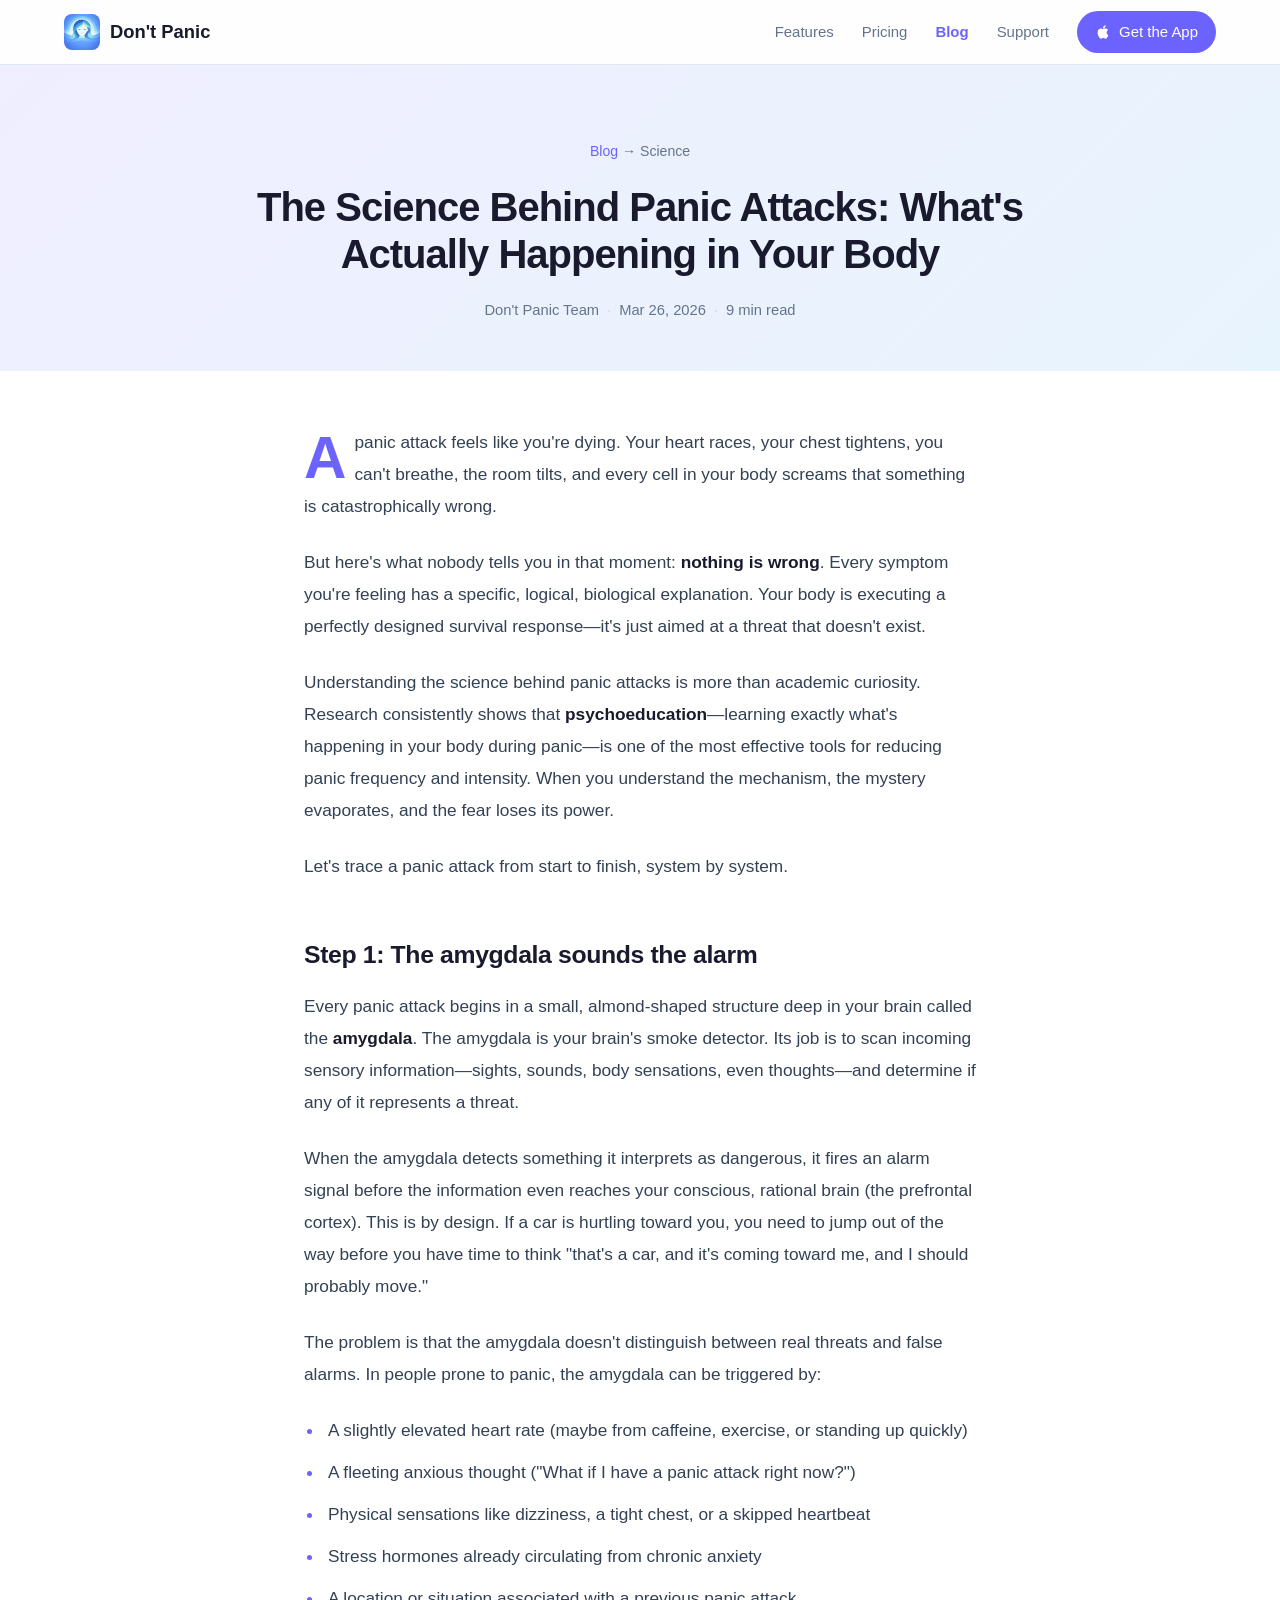
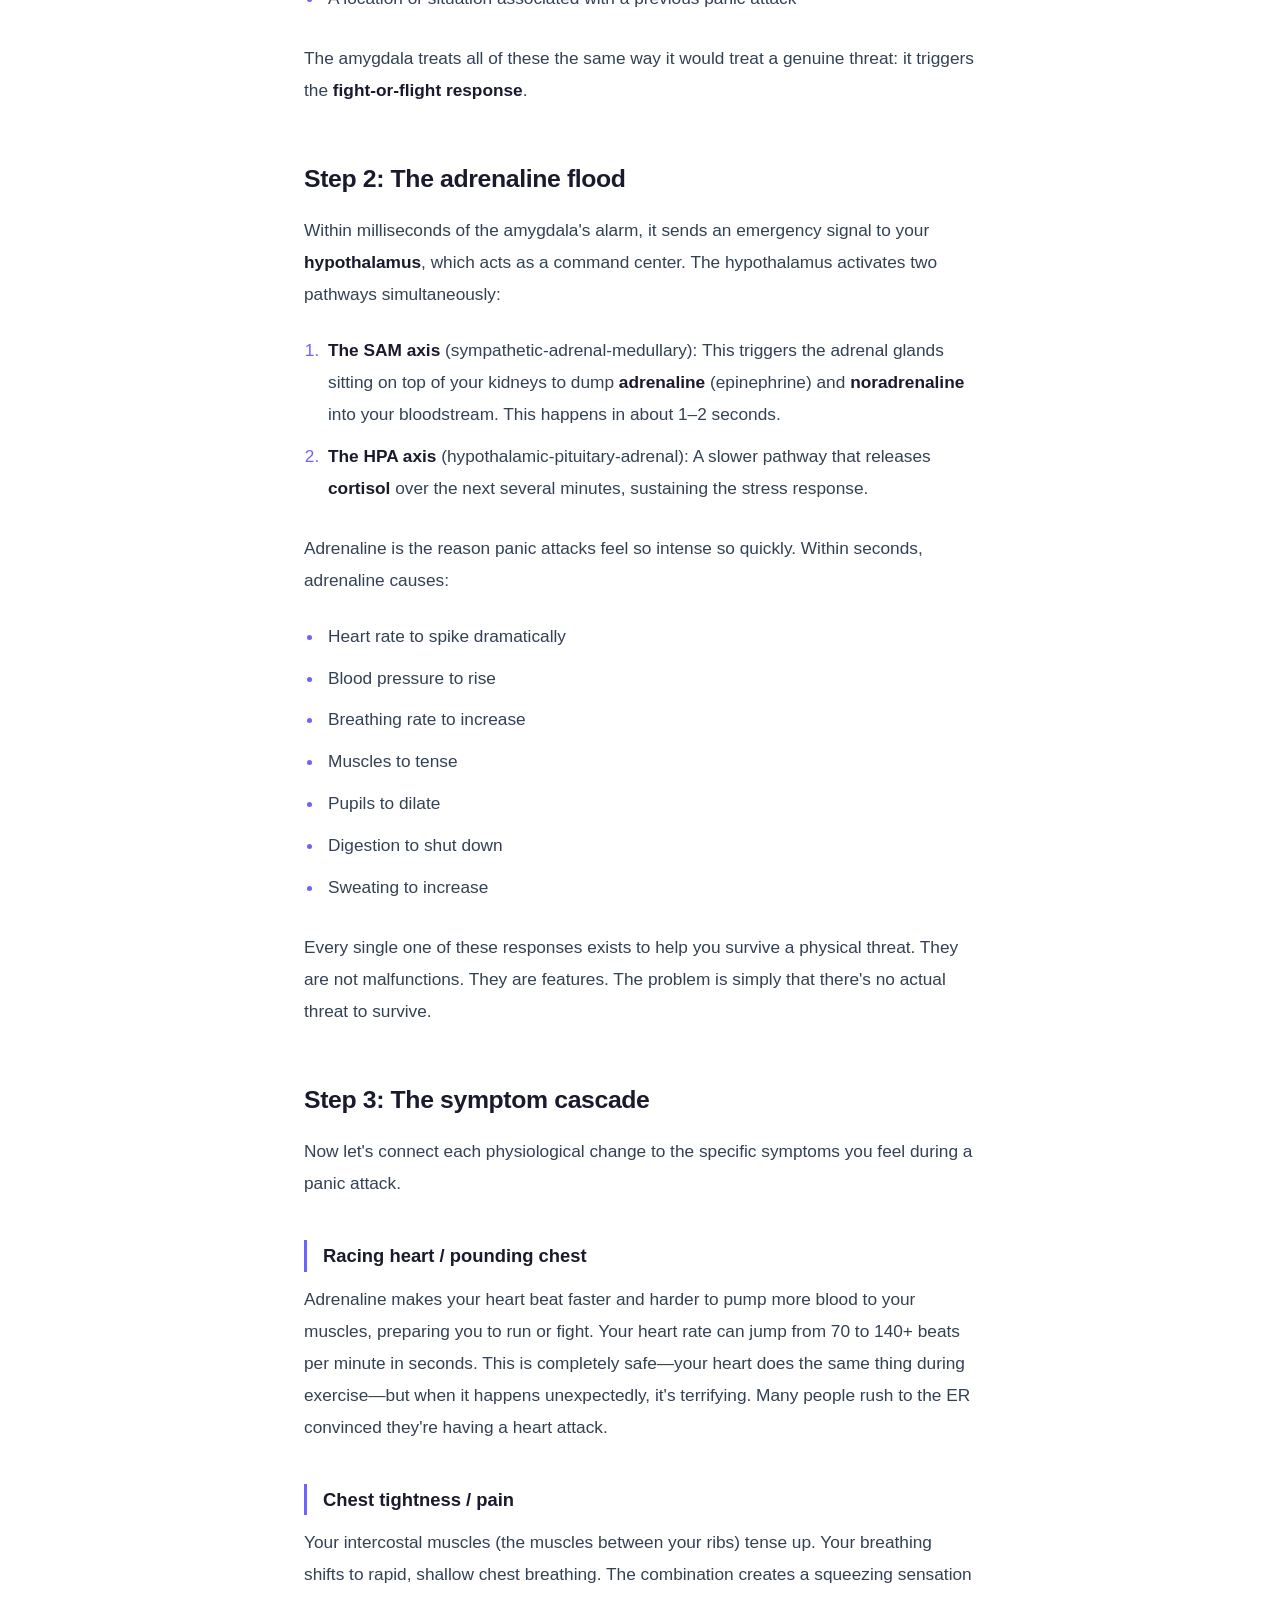
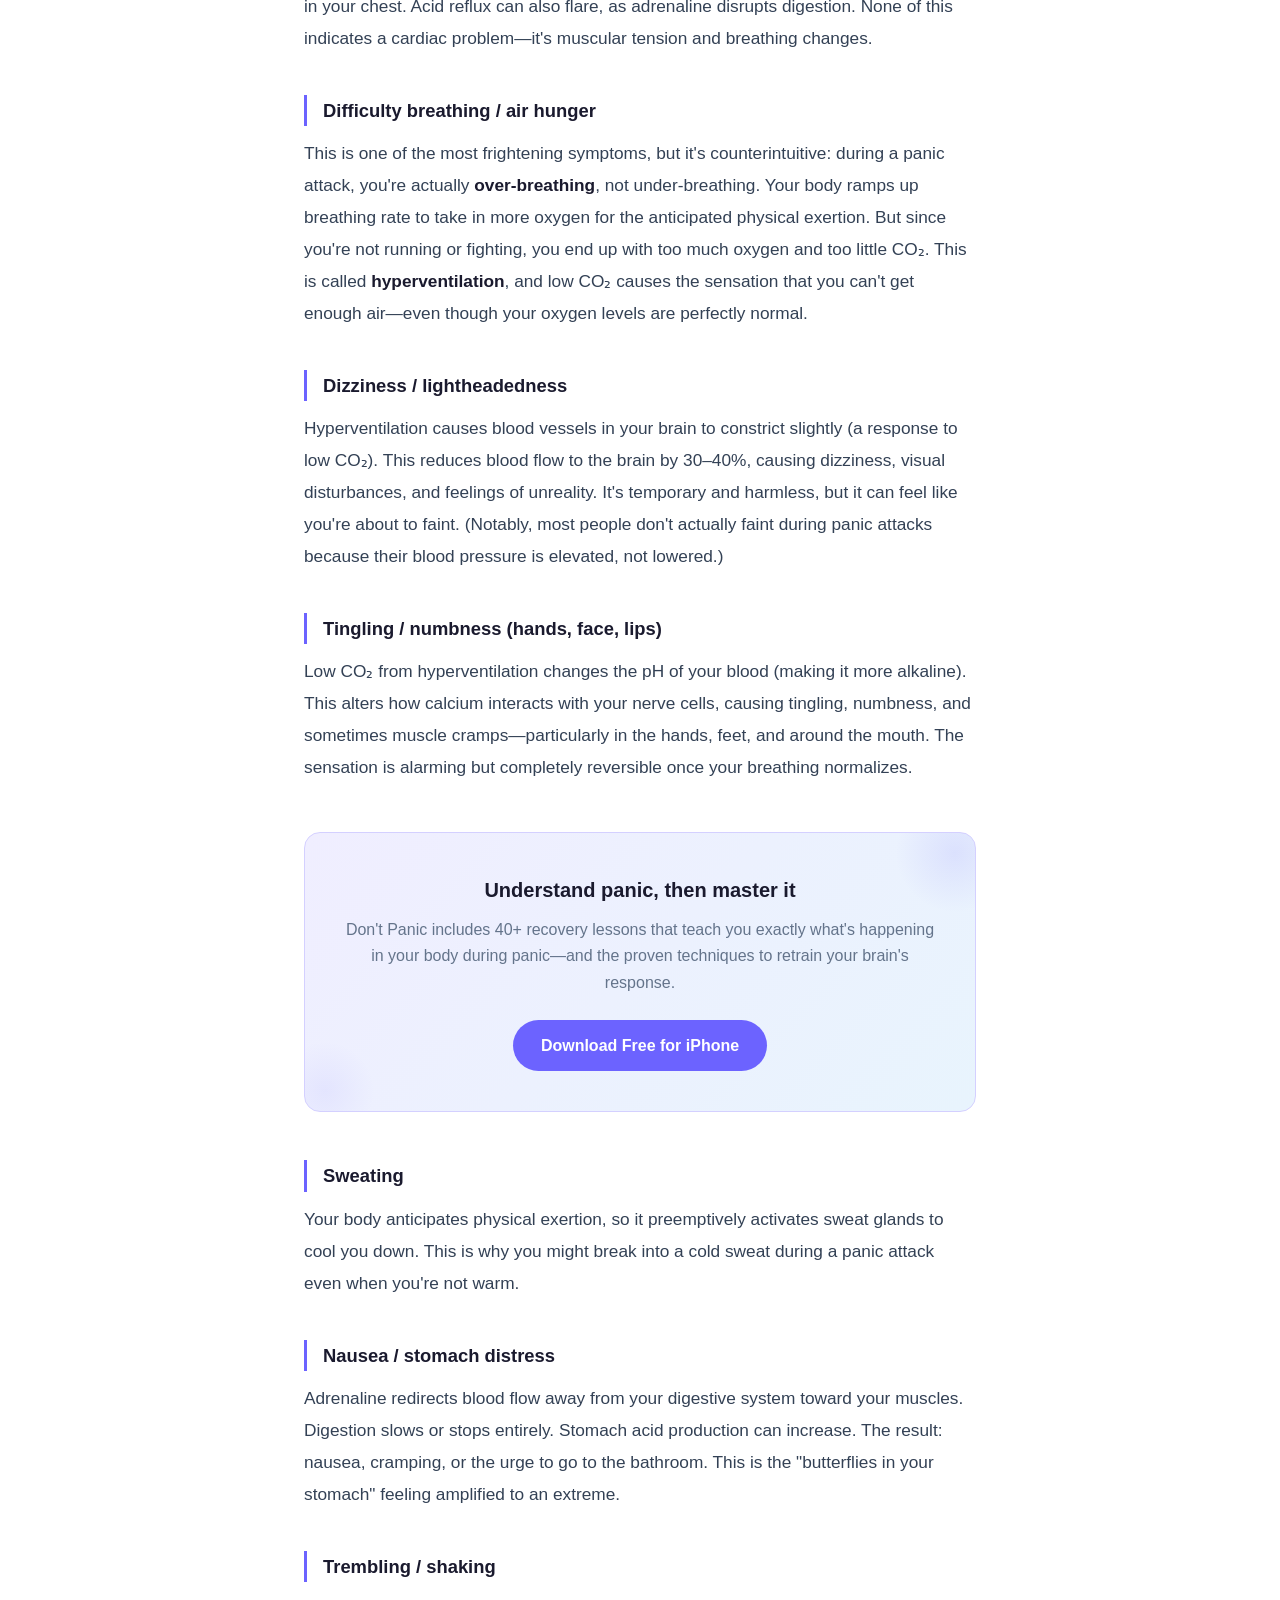
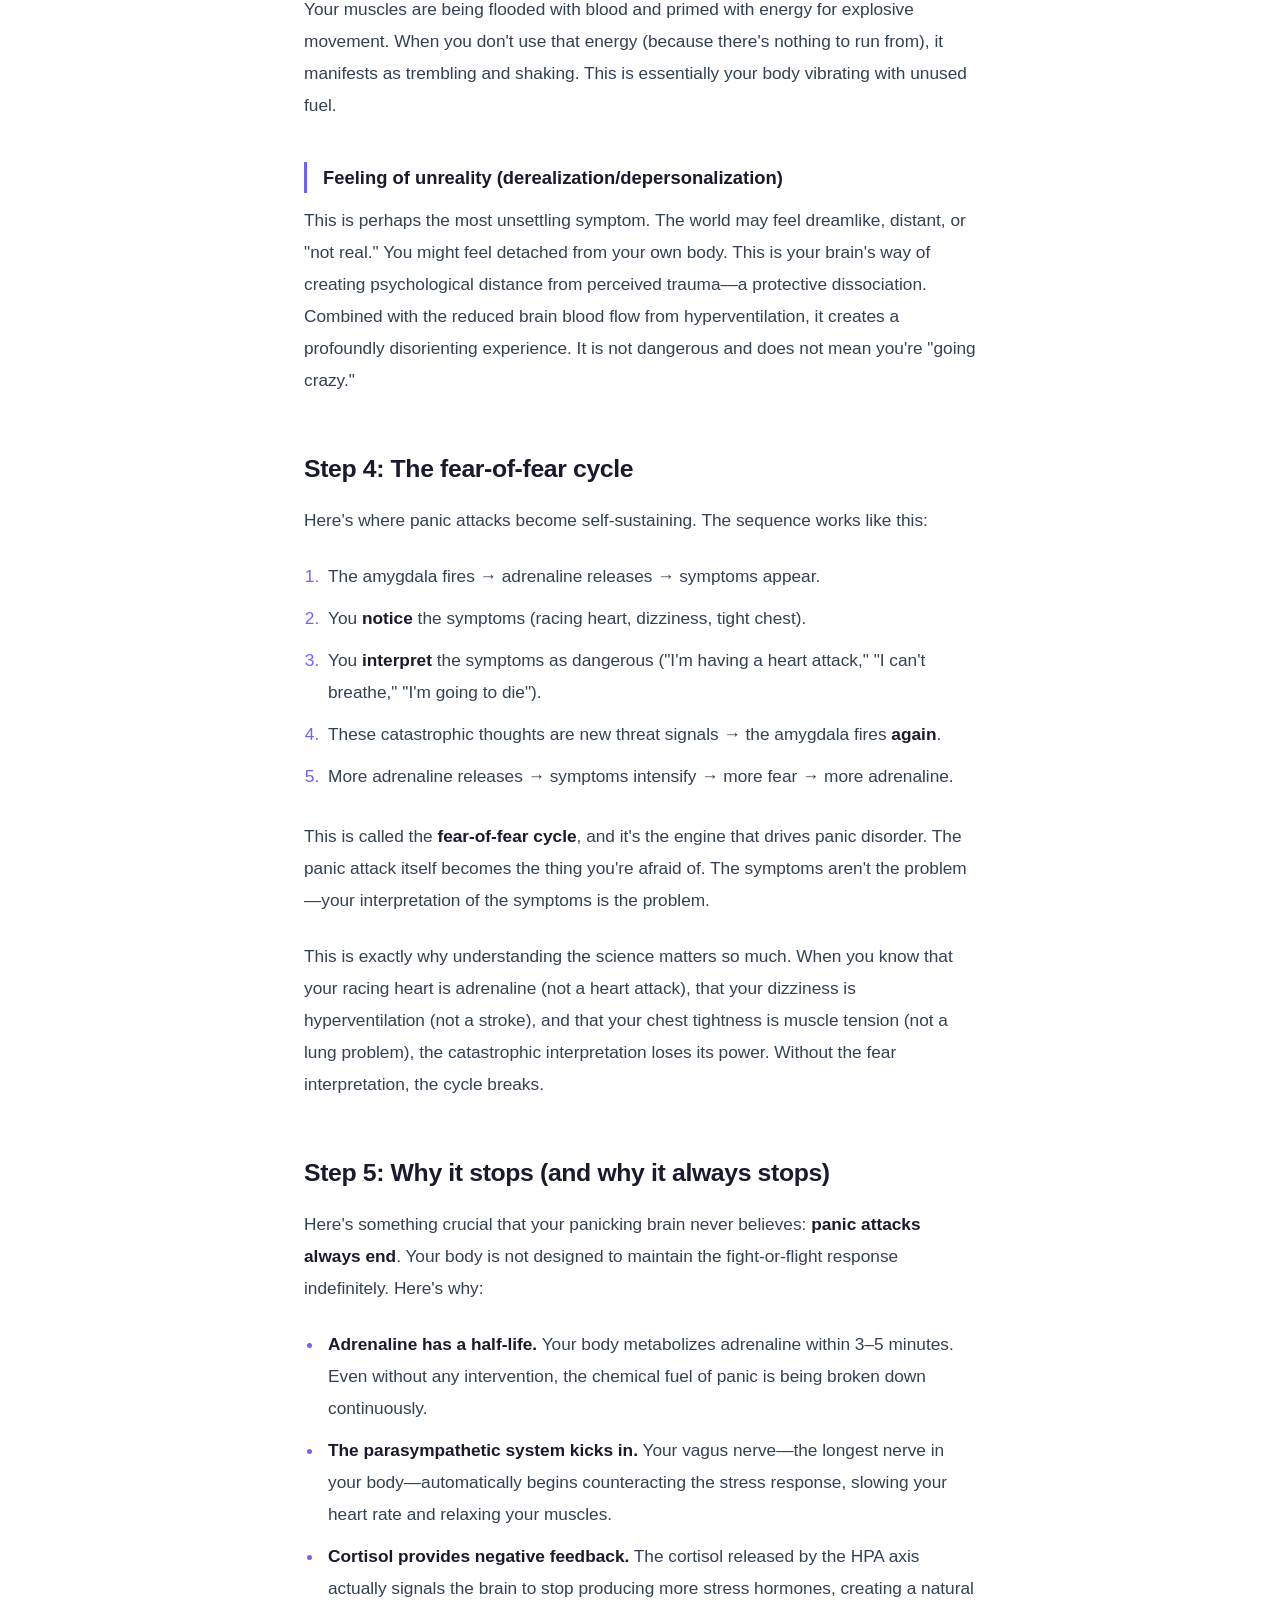
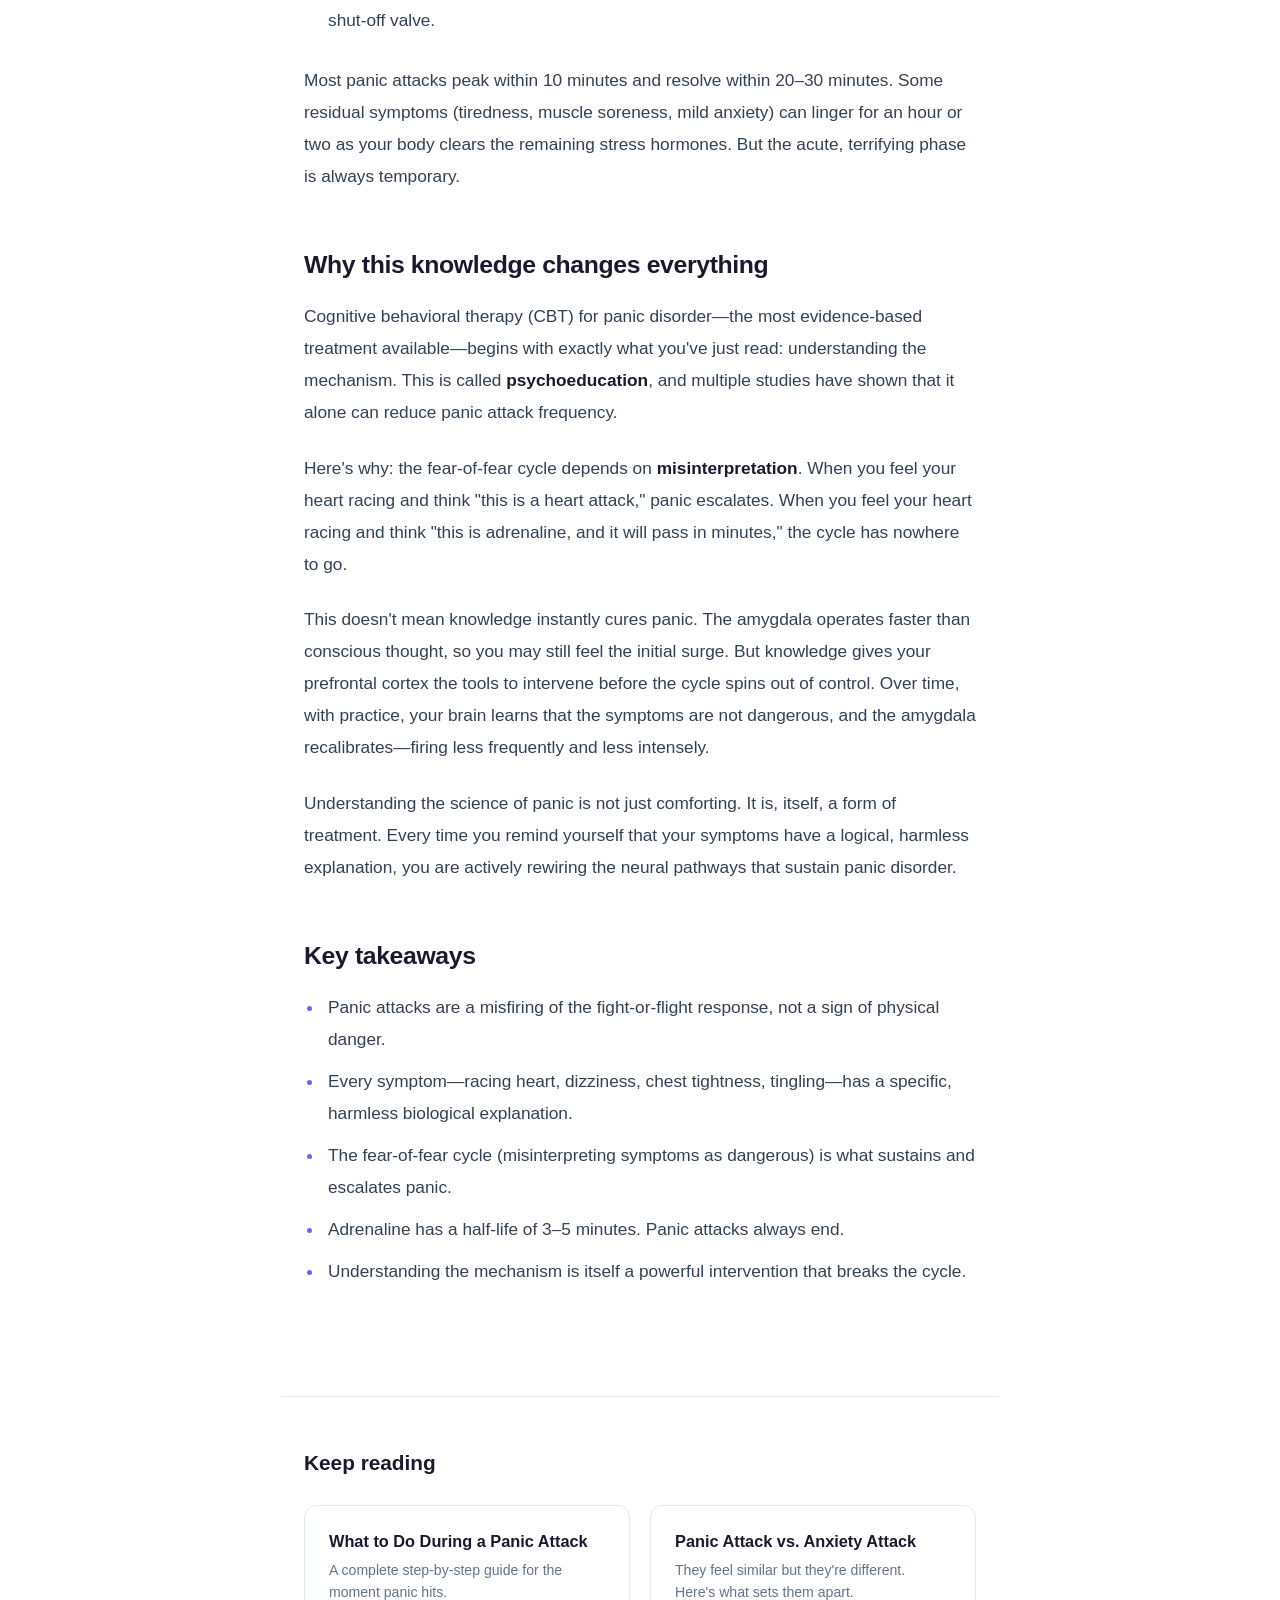
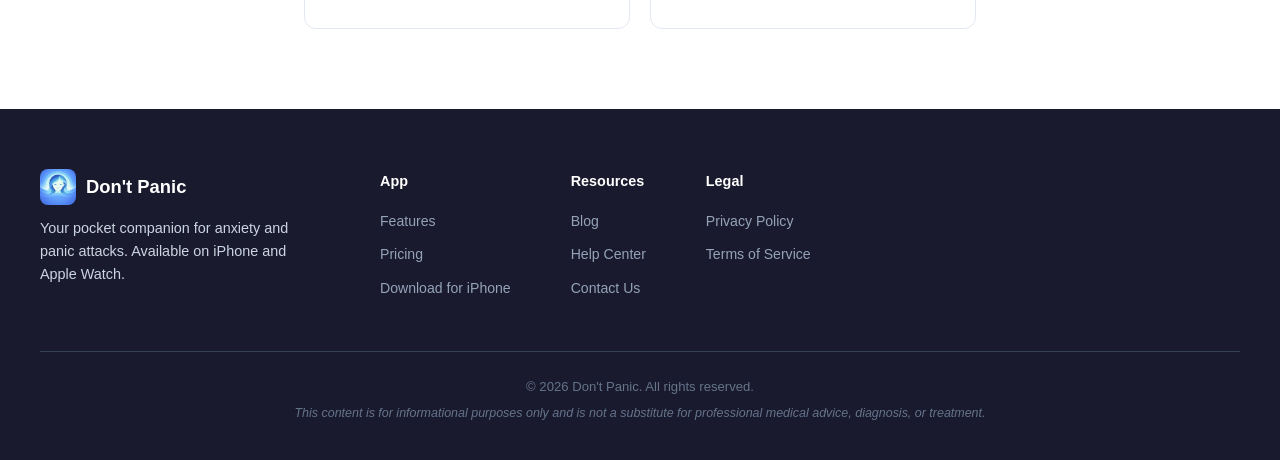
<file: blog/science-behind-panic-attacks/index.html>
<!DOCTYPE html>
<html lang="en">
<head>
    <!-- Google tag (gtag.js) -->
    <script async src="https://www.googletagmanager.com/gtag/js?id=G-KNSSRLJZL7"></script>
    <script>
      window.dataLayer = window.dataLayer || [];
      function gtag(){dataLayer.push(arguments);}
      gtag('js', new Date());
      gtag('config', 'G-KNSSRLJZL7');
    </script>
    <meta charset="UTF-8">
    <meta name="viewport" content="width=device-width, initial-scale=1.0">
    <title>The Science Behind Panic Attacks: What's Actually Happening in Your Body | Don't Panic</title>
    <meta name="description" content="A clear, evidence-based explanation of what happens in your brain and body during a panic attack—from the amygdala hijack to the adrenaline cascade—and why understanding the science helps you recover.">
    <meta name="keywords" content="what happens during panic attack, science behind panic attacks, fight or flight panic, amygdala panic attack, why do panic attacks happen, adrenaline panic attack, panic attack symptoms explained">
    <link rel="canonical" href="https://dont-panic-app.com/blog/science-behind-panic-attacks/">

    <meta property="og:title" content="The Science Behind Panic Attacks">
    <meta property="og:description" content="What's actually happening in your brain and body during a panic attack, explained in plain language.">
    <meta property="og:image" content="https://dont-panic-app.com/og-image.png">
    <meta property="og:type" content="article">
    <meta property="og:url" content="https://dont-panic-app.com/blog/science-behind-panic-attacks/">
    <meta property="article:published_time" content="2026-03-26T00:00:00Z">
    <meta name="twitter:card" content="summary_large_image">

    <link rel="icon" type="image/png" href="../../favicon.png">
    <link rel="apple-touch-icon" href="../../app-icon.png">
    <link rel="stylesheet" href="../blog.css?v=3">

    <script type="application/ld+json">
    {
        "@context": "https://schema.org",
        "@type": "Article",
        "headline": "The Science Behind Panic Attacks: What's Actually Happening in Your Body",
        "description": "A clear, evidence-based explanation of what happens in your brain and body during a panic attack.",
        "author": { "@type": "Organization", "name": "Don't Panic Team", "url": "https://dont-panic-app.com" },
        "publisher": { "@type": "Organization", "name": "Don't Panic", "url": "https://dont-panic-app.com", "logo": { "@type": "ImageObject", "url": "https://dont-panic-app.com/app-icon.png" } },
        "datePublished": "2026-03-26",
        "dateModified": "2026-03-26",
        "mainEntityOfPage": "https://dont-panic-app.com/blog/science-behind-panic-attacks/"
    }
    </script>

    <script type="application/ld+json">
    {
        "@context": "https://schema.org",
        "@type": "BreadcrumbList",
        "itemListElement": [
            { "@type": "ListItem", "position": 1, "name": "Home", "item": "https://dont-panic-app.com/" },
            { "@type": "ListItem", "position": 2, "name": "Blog", "item": "https://dont-panic-app.com/blog/" },
            { "@type": "ListItem", "position": 3, "name": "The Science Behind Panic Attacks: What's Actually Happening in Your Body" }
        ]
    }
    </script>
</head>
<body>
    <div class="reading-progress" aria-hidden="true"></div>
    <nav class="navbar" role="navigation" aria-label="Main navigation">
        <div class="nav-container">
            <a href="../../" class="logo">
                <img src="../../app-icon.png" alt="Don't Panic" class="logo-img">
                <span class="logo-text">Don't Panic</span>
            </a>
            <div class="nav-links">
                <a href="../../#features">Features</a>
                <a href="../../#pricing">Pricing</a>
                <a href="../" class="active">Blog</a>
                <a href="../../support.html">Support</a>
                <a href="https://apps.apple.com/us/app/dont-panic-panic-relief/id6759459982" class="btn btn-primary btn-sm">
                    <svg class="apple-icon" viewBox="0 0 24 24" fill="currentColor"><path d="M18.71 19.5c-.83 1.24-1.71 2.45-3.05 2.47-1.34.03-1.77-.79-3.29-.79-1.53 0-2 .77-3.27.82-1.31.05-2.3-1.32-3.14-2.53C4.25 17 2.94 12.45 4.7 9.39c.87-1.52 2.43-2.48 4.12-2.51 1.28-.02 2.5.87 3.29.87.78 0 2.26-1.07 3.81-.91.65.03 2.47.26 3.64 1.98-.09.06-2.17 1.28-2.15 3.81.03 3.02 2.65 4.03 2.68 4.04-.03.07-.42 1.44-1.38 2.83M13 3.5c.73-.83 1.94-1.46 2.94-1.5.13 1.17-.34 2.35-1.04 3.19-.69.85-1.83 1.51-2.95 1.42-.15-1.15.41-2.35 1.05-3.11z"/></svg>
                    Get the App
                </a>
            </div>
            <button class="mobile-menu-btn" aria-label="Menu" aria-expanded="false">
                <span></span><span></span><span></span>
            </button>
        </div>
    </nav>

    <header class="article-header">
        <div class="breadcrumb"><a href="../">Blog</a> → Science</div>
        <h1>The Science Behind Panic Attacks: What's Actually Happening in Your Body</h1>
        <div class="article-meta">
            <span>Don't Panic Team</span>
            <span class="meta-dot">·</span>
            <time datetime="2026-03-26">Mar 26, 2026</time>
            <span class="meta-dot">·</span>
            <span>9 min read</span>
        </div>
    </header>

    <article class="article-content">
        <p>A panic attack feels like you're dying. Your heart races, your chest tightens, you can't breathe, the room tilts, and every cell in your body screams that something is catastrophically wrong.</p>

        <p>But here's what nobody tells you in that moment: <strong>nothing is wrong</strong>. Every symptom you're feeling has a specific, logical, biological explanation. Your body is executing a perfectly designed survival response—it's just aimed at a threat that doesn't exist.</p>

        <p>Understanding the science behind panic attacks is more than academic curiosity. Research consistently shows that <strong>psychoeducation</strong>—learning exactly what's happening in your body during panic—is one of the most effective tools for reducing panic frequency and intensity. When you understand the mechanism, the mystery evaporates, and the fear loses its power.</p>

        <p>Let's trace a panic attack from start to finish, system by system.</p>

        <h2>Step 1: The amygdala sounds the alarm</h2>

        <p>Every panic attack begins in a small, almond-shaped structure deep in your brain called the <strong>amygdala</strong>. The amygdala is your brain's smoke detector. Its job is to scan incoming sensory information—sights, sounds, body sensations, even thoughts—and determine if any of it represents a threat.</p>

        <p>When the amygdala detects something it interprets as dangerous, it fires an alarm signal before the information even reaches your conscious, rational brain (the prefrontal cortex). This is by design. If a car is hurtling toward you, you need to jump out of the way before you have time to think "that's a car, and it's coming toward me, and I should probably move."</p>

        <p>The problem is that the amygdala doesn't distinguish between real threats and false alarms. In people prone to panic, the amygdala can be triggered by:</p>

        <ul>
            <li>A slightly elevated heart rate (maybe from caffeine, exercise, or standing up quickly)</li>
            <li>A fleeting anxious thought ("What if I have a panic attack right now?")</li>
            <li>Physical sensations like dizziness, a tight chest, or a skipped heartbeat</li>
            <li>Stress hormones already circulating from chronic anxiety</li>
            <li>A location or situation associated with a previous panic attack</li>
        </ul>

        <p>The amygdala treats all of these the same way it would treat a genuine threat: it triggers the <strong>fight-or-flight response</strong>.</p>

        <h2>Step 2: The adrenaline flood</h2>

        <p>Within milliseconds of the amygdala's alarm, it sends an emergency signal to your <strong>hypothalamus</strong>, which acts as a command center. The hypothalamus activates two pathways simultaneously:</p>

        <ol>
            <li><strong>The SAM axis</strong> (sympathetic-adrenal-medullary): This triggers the adrenal glands sitting on top of your kidneys to dump <strong>adrenaline</strong> (epinephrine) and <strong>noradrenaline</strong> into your bloodstream. This happens in about 1–2 seconds.</li>
            <li><strong>The HPA axis</strong> (hypothalamic-pituitary-adrenal): A slower pathway that releases <strong>cortisol</strong> over the next several minutes, sustaining the stress response.</li>
        </ol>

        <p>Adrenaline is the reason panic attacks feel so intense so quickly. Within seconds, adrenaline causes:</p>

        <ul>
            <li>Heart rate to spike dramatically</li>
            <li>Blood pressure to rise</li>
            <li>Breathing rate to increase</li>
            <li>Muscles to tense</li>
            <li>Pupils to dilate</li>
            <li>Digestion to shut down</li>
            <li>Sweating to increase</li>
        </ul>

        <p>Every single one of these responses exists to help you survive a physical threat. They are not malfunctions. They are features. The problem is simply that there's no actual threat to survive.</p>

        <h2>Step 3: The symptom cascade</h2>

        <p>Now let's connect each physiological change to the specific symptoms you feel during a panic attack.</p>

        <h3>Racing heart / pounding chest</h3>
        <p>Adrenaline makes your heart beat faster and harder to pump more blood to your muscles, preparing you to run or fight. Your heart rate can jump from 70 to 140+ beats per minute in seconds. This is completely safe—your heart does the same thing during exercise—but when it happens unexpectedly, it's terrifying. Many people rush to the ER convinced they're having a heart attack.</p>

        <h3>Chest tightness / pain</h3>
        <p>Your intercostal muscles (the muscles between your ribs) tense up. Your breathing shifts to rapid, shallow chest breathing. The combination creates a squeezing sensation in your chest. Acid reflux can also flare, as adrenaline disrupts digestion. None of this indicates a cardiac problem—it's muscular tension and breathing changes.</p>

        <h3>Difficulty breathing / air hunger</h3>
        <p>This is one of the most frightening symptoms, but it's counterintuitive: during a panic attack, you're actually <strong>over-breathing</strong>, not under-breathing. Your body ramps up breathing rate to take in more oxygen for the anticipated physical exertion. But since you're not running or fighting, you end up with too much oxygen and too little CO₂. This is called <strong>hyperventilation</strong>, and low CO₂ causes the sensation that you can't get enough air—even though your oxygen levels are perfectly normal.</p>

        <h3>Dizziness / lightheadedness</h3>
        <p>Hyperventilation causes blood vessels in your brain to constrict slightly (a response to low CO₂). This reduces blood flow to the brain by 30–40%, causing dizziness, visual disturbances, and feelings of unreality. It's temporary and harmless, but it can feel like you're about to faint. (Notably, most people don't actually faint during panic attacks because their blood pressure is elevated, not lowered.)</p>

        <h3>Tingling / numbness (hands, face, lips)</h3>
        <p>Low CO₂ from hyperventilation changes the pH of your blood (making it more alkaline). This alters how calcium interacts with your nerve cells, causing tingling, numbness, and sometimes muscle cramps—particularly in the hands, feet, and around the mouth. The sensation is alarming but completely reversible once your breathing normalizes.</p>

        <div class="article-cta">
            <h3>Understand panic, then master it</h3>
            <p>Don't Panic includes 40+ recovery lessons that teach you exactly what's happening in your body during panic—and the proven techniques to retrain your brain's response.</p>
            <a href="https://apps.apple.com/us/app/dont-panic-panic-relief/id6759459982" class="btn btn-primary">Download Free for iPhone</a>
        </div>

        <h3>Sweating</h3>
        <p>Your body anticipates physical exertion, so it preemptively activates sweat glands to cool you down. This is why you might break into a cold sweat during a panic attack even when you're not warm.</p>

        <h3>Nausea / stomach distress</h3>
        <p>Adrenaline redirects blood flow away from your digestive system toward your muscles. Digestion slows or stops entirely. Stomach acid production can increase. The result: nausea, cramping, or the urge to go to the bathroom. This is the "butterflies in your stomach" feeling amplified to an extreme.</p>

        <h3>Trembling / shaking</h3>
        <p>Your muscles are being flooded with blood and primed with energy for explosive movement. When you don't use that energy (because there's nothing to run from), it manifests as trembling and shaking. This is essentially your body vibrating with unused fuel.</p>

        <h3>Feeling of unreality (derealization/depersonalization)</h3>
        <p>This is perhaps the most unsettling symptom. The world may feel dreamlike, distant, or "not real." You might feel detached from your own body. This is your brain's way of creating psychological distance from perceived trauma—a protective dissociation. Combined with the reduced brain blood flow from hyperventilation, it creates a profoundly disorienting experience. It is not dangerous and does not mean you're "going crazy."</p>

        <h2>Step 4: The fear-of-fear cycle</h2>

        <p>Here's where panic attacks become self-sustaining. The sequence works like this:</p>

        <ol>
            <li>The amygdala fires → adrenaline releases → symptoms appear.</li>
            <li>You <strong>notice</strong> the symptoms (racing heart, dizziness, tight chest).</li>
            <li>You <strong>interpret</strong> the symptoms as dangerous ("I'm having a heart attack," "I can't breathe," "I'm going to die").</li>
            <li>These catastrophic thoughts are new threat signals → the amygdala fires <strong>again</strong>.</li>
            <li>More adrenaline releases → symptoms intensify → more fear → more adrenaline.</li>
        </ol>

        <p>This is called the <strong>fear-of-fear cycle</strong>, and it's the engine that drives panic disorder. The panic attack itself becomes the thing you're afraid of. The symptoms aren't the problem—your interpretation of the symptoms is the problem.</p>

        <p>This is exactly why understanding the science matters so much. When you know that your racing heart is adrenaline (not a heart attack), that your dizziness is hyperventilation (not a stroke), and that your chest tightness is muscle tension (not a lung problem), the catastrophic interpretation loses its power. Without the fear interpretation, the cycle breaks.</p>

        <h2>Step 5: Why it stops (and why it always stops)</h2>

        <p>Here's something crucial that your panicking brain never believes: <strong>panic attacks always end</strong>. Your body is not designed to maintain the fight-or-flight response indefinitely. Here's why:</p>

        <ul>
            <li><strong>Adrenaline has a half-life.</strong> Your body metabolizes adrenaline within 3–5 minutes. Even without any intervention, the chemical fuel of panic is being broken down continuously.</li>
            <li><strong>The parasympathetic system kicks in.</strong> Your vagus nerve—the longest nerve in your body—automatically begins counteracting the stress response, slowing your heart rate and relaxing your muscles.</li>
            <li><strong>Cortisol provides negative feedback.</strong> The cortisol released by the HPA axis actually signals the brain to stop producing more stress hormones, creating a natural shut-off valve.</li>
        </ul>

        <p>Most panic attacks peak within 10 minutes and resolve within 20–30 minutes. Some residual symptoms (tiredness, muscle soreness, mild anxiety) can linger for an hour or two as your body clears the remaining stress hormones. But the acute, terrifying phase is always temporary.</p>

        <h2>Why this knowledge changes everything</h2>

        <p>Cognitive behavioral therapy (CBT) for panic disorder—the most evidence-based treatment available—begins with exactly what you've just read: understanding the mechanism. This is called <strong>psychoeducation</strong>, and multiple studies have shown that it alone can reduce panic attack frequency.</p>

        <p>Here's why: the fear-of-fear cycle depends on <strong>misinterpretation</strong>. When you feel your heart racing and think "this is a heart attack," panic escalates. When you feel your heart racing and think "this is adrenaline, and it will pass in minutes," the cycle has nowhere to go.</p>

        <p>This doesn't mean knowledge instantly cures panic. The amygdala operates faster than conscious thought, so you may still feel the initial surge. But knowledge gives your prefrontal cortex the tools to intervene before the cycle spins out of control. Over time, with practice, your brain learns that the symptoms are not dangerous, and the amygdala recalibrates—firing less frequently and less intensely.</p>

        <p>Understanding the science of panic is not just comforting. It is, itself, a form of treatment. Every time you remind yourself that your symptoms have a logical, harmless explanation, you are actively rewiring the neural pathways that sustain panic disorder.</p>

        <h2>Key takeaways</h2>

        <ul>
            <li>Panic attacks are a misfiring of the fight-or-flight response, not a sign of physical danger.</li>
            <li>Every symptom—racing heart, dizziness, chest tightness, tingling—has a specific, harmless biological explanation.</li>
            <li>The fear-of-fear cycle (misinterpreting symptoms as dangerous) is what sustains and escalates panic.</li>
            <li>Adrenaline has a half-life of 3–5 minutes. Panic attacks always end.</li>
            <li>Understanding the mechanism is itself a powerful intervention that breaks the cycle.</li>
        </ul>
    </article>

    <section class="related-articles">
        <h2>Keep reading</h2>
        <div class="related-grid">
            <a href="../what-to-do-during-panic-attack/" class="related-card">
                <h3>What to Do During a Panic Attack</h3>
                <p>A complete step-by-step guide for the moment panic hits.</p>
            </a>
            <a href="../panic-attack-vs-anxiety-attack/" class="related-card">
                <h3>Panic Attack vs. Anxiety Attack</h3>
                <p>They feel similar but they're different. Here's what sets them apart.</p>
            </a>
        </div>
    </section>

    <footer class="footer">
        <div class="container">
            <div class="footer-content">
                <div class="footer-brand">
                    <a href="../../" class="logo">
                        <img src="../../app-icon.png" alt="Don't Panic" class="logo-img">
                        <span class="logo-text">Don't Panic</span>
                    </a>
                    <p>Your pocket companion for anxiety and panic attacks. Available on iPhone and Apple Watch.</p>
                </div>
                <div class="footer-links">
                    <div class="footer-column">
                        <h4>App</h4>
                        <a href="../../#features">Features</a>
                        <a href="../../#pricing">Pricing</a>
                        <a href="https://apps.apple.com/us/app/dont-panic-panic-relief/id6759459982">Download for iPhone</a>
                    </div>
                    <div class="footer-column">
                        <h4>Resources</h4>
                        <a href="../">Blog</a>
                        <a href="../../support.html">Help Center</a>
                        <a href="mailto:support@dont-panic-app.com">Contact Us</a>
                    </div>
                    <div class="footer-column">
                        <h4>Legal</h4>
                        <a href="../../privacy.html">Privacy Policy</a>
                        <a href="../../terms.html">Terms of Service</a>
                    </div>
                </div>
            </div>
            <div class="footer-bottom">
                <p>&copy; 2026 Don't Panic. All rights reserved.</p>
                <p class="disclaimer">This content is for informational purposes only and is not a substitute for professional medical advice, diagnosis, or treatment.</p>
            </div>
        </div>
    </footer>

    <button class="back-to-top" aria-label="Back to top">
        <svg viewBox="0 0 24 24" fill="none" stroke="currentColor" stroke-width="2.5" stroke-linecap="round" stroke-linejoin="round"><path d="M18 15l-6-6-6 6"/></svg>
    </button>

    <script>
        // Mobile menu
        const menuBtn = document.querySelector('.mobile-menu-btn');
        const navLinks = document.querySelector('.nav-links');
        menuBtn.addEventListener('click', function() {
            const isOpen = navLinks.classList.toggle('active');
            this.classList.toggle('active');
            this.setAttribute('aria-expanded', isOpen);
        });
        document.addEventListener('click', function(e) {
            if (!menuBtn.contains(e.target) && !navLinks.contains(e.target)) {
                navLinks.classList.remove('active');
                menuBtn.classList.remove('active');
                menuBtn.setAttribute('aria-expanded', 'false');
            }
        });

        // Navbar scroll + reading progress + back to top
        const navbar = document.querySelector('.navbar');
        const progressBar = document.querySelector('.reading-progress');
        const backToTop = document.querySelector('.back-to-top');
        const article = document.querySelector('.article-content');

        function onScroll() {
            const scrollY = window.scrollY;
            navbar.classList.toggle('scrolled', scrollY > 20);

            // Reading progress
            if (article && progressBar) {
                const articleTop = article.offsetTop;
                const articleHeight = article.offsetHeight;
                const windowHeight = window.innerHeight;
                const progress = Math.min(Math.max((scrollY - articleTop + windowHeight * 0.3) / articleHeight, 0), 1);
                progressBar.style.width = (progress * 100) + '%';
            }

            // Back to top visibility
            if (backToTop) {
                backToTop.classList.toggle('visible', scrollY > 500);
            }
        }

        window.addEventListener('scroll', onScroll, { passive: true });
        onScroll();

        if (backToTop) {
            backToTop.addEventListener('click', () => {
                window.scrollTo({ top: 0, behavior: 'smooth' });
            });
        }
    </script>
</body>
</html>
</file>
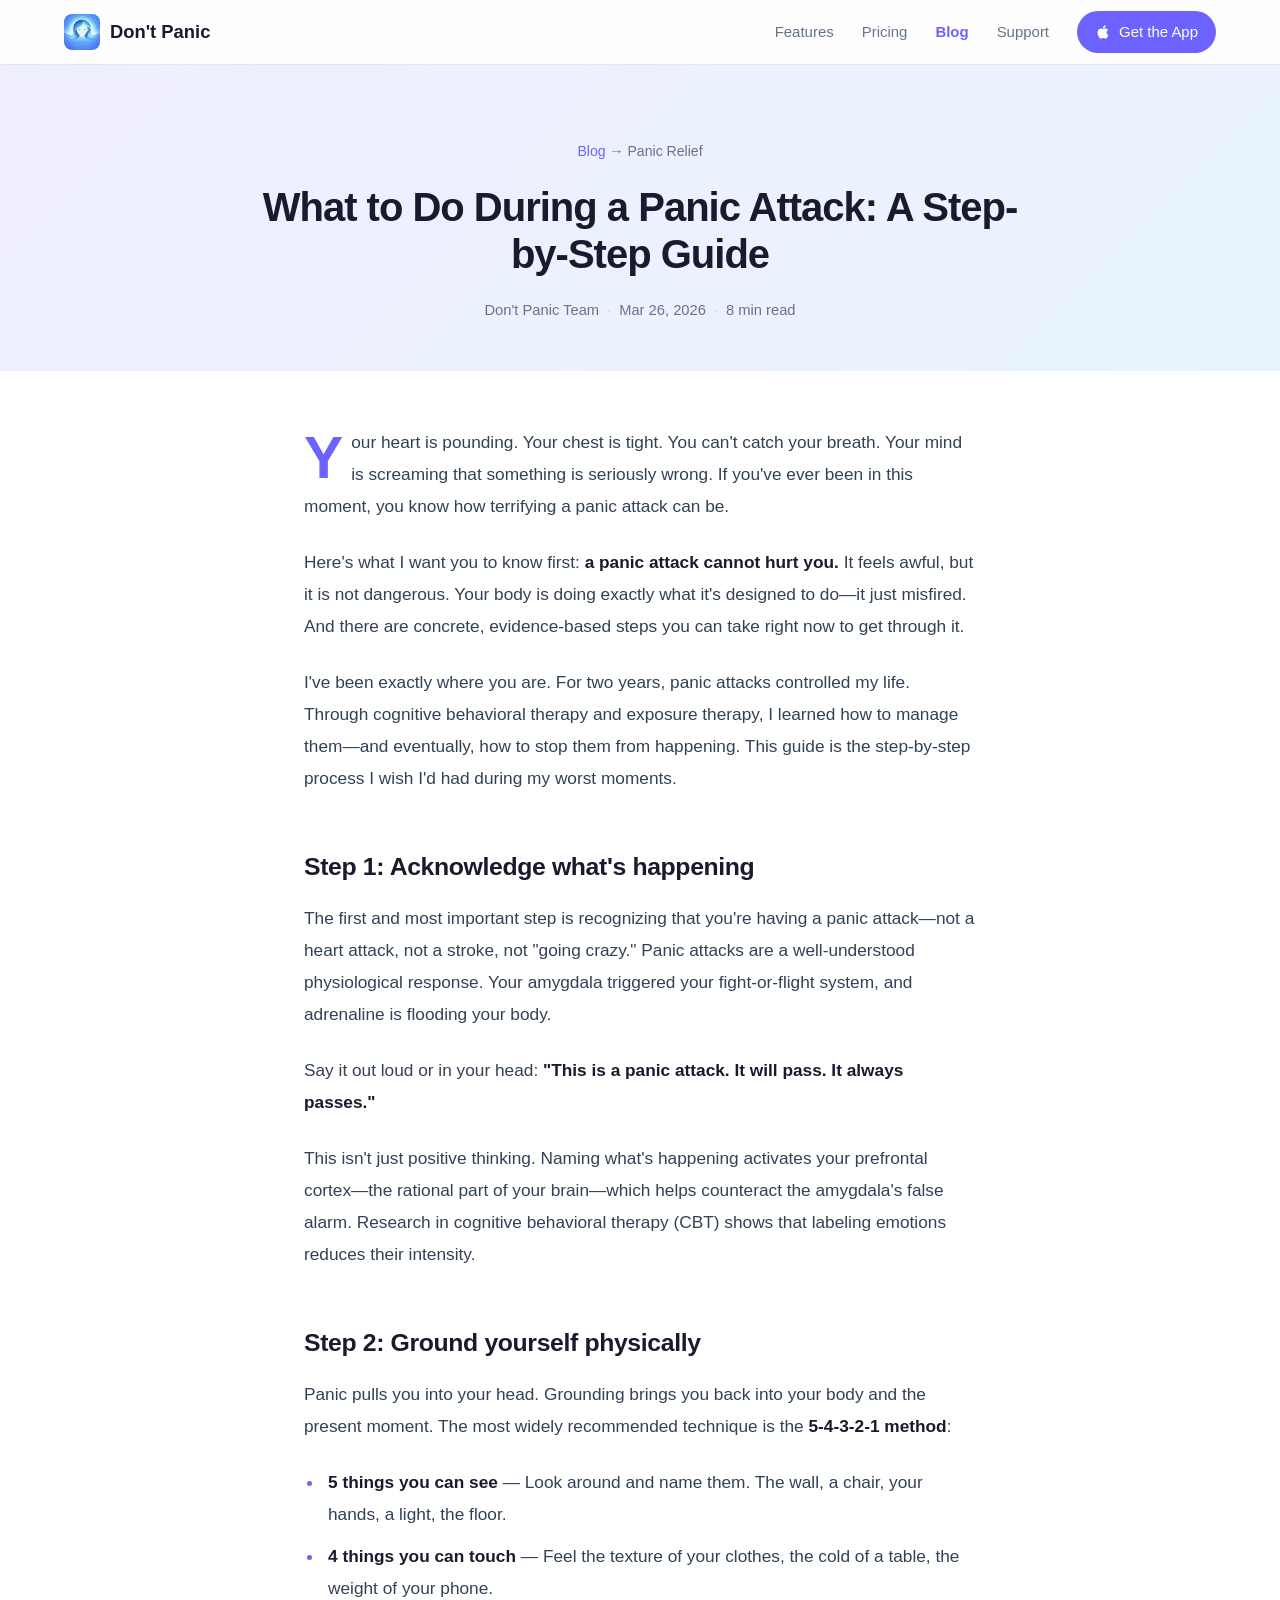
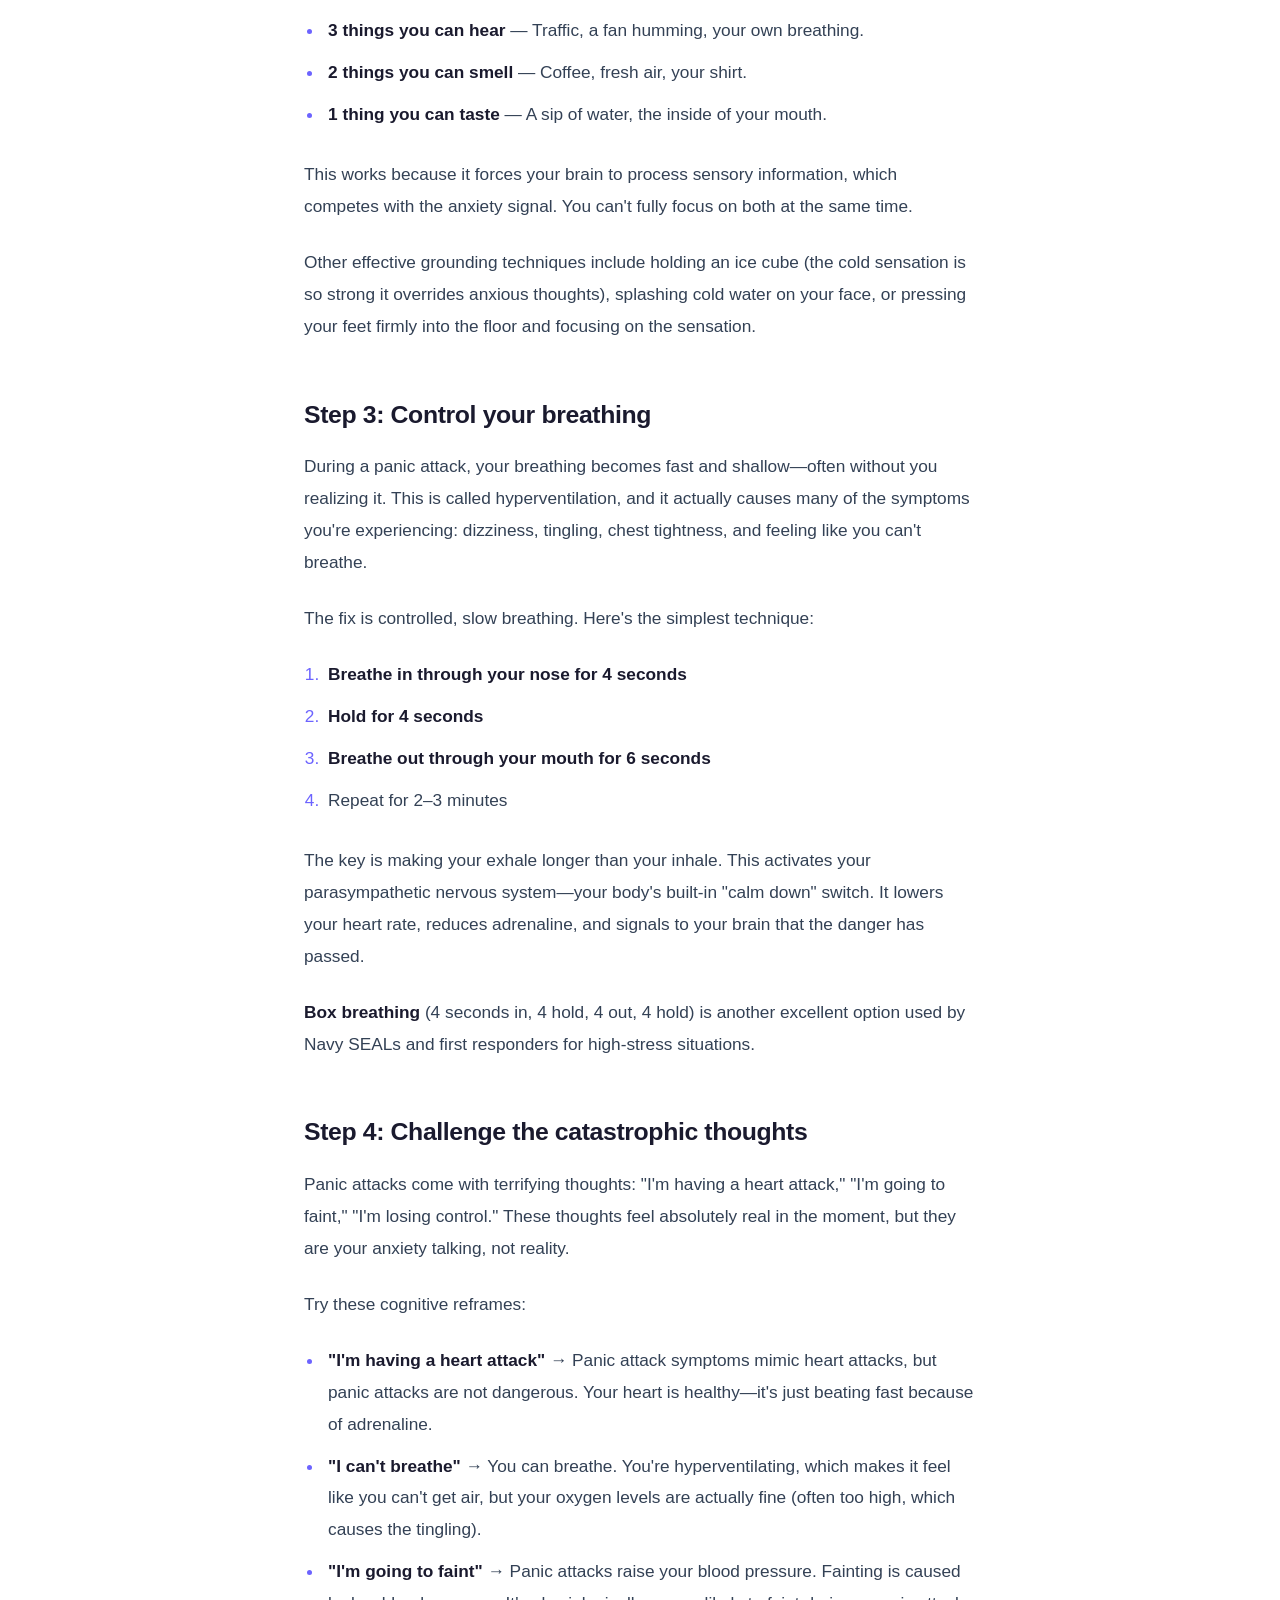
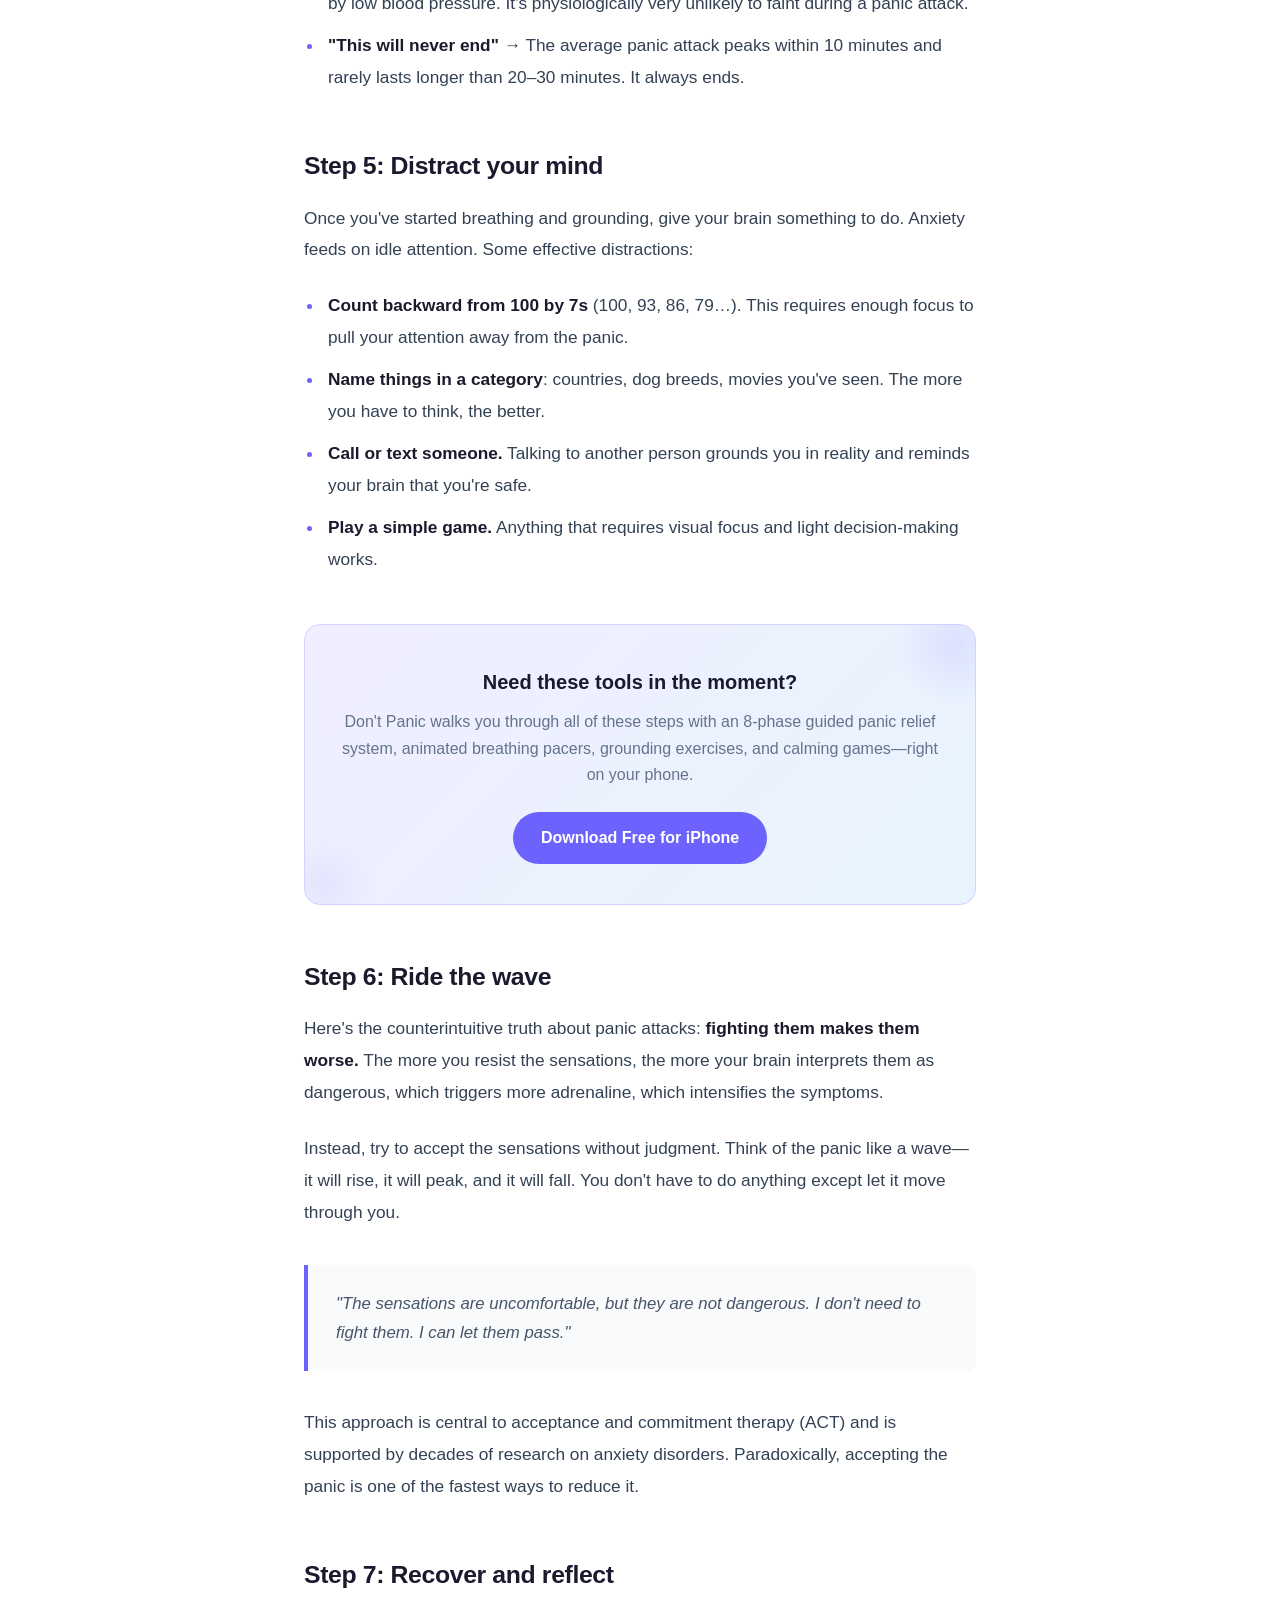
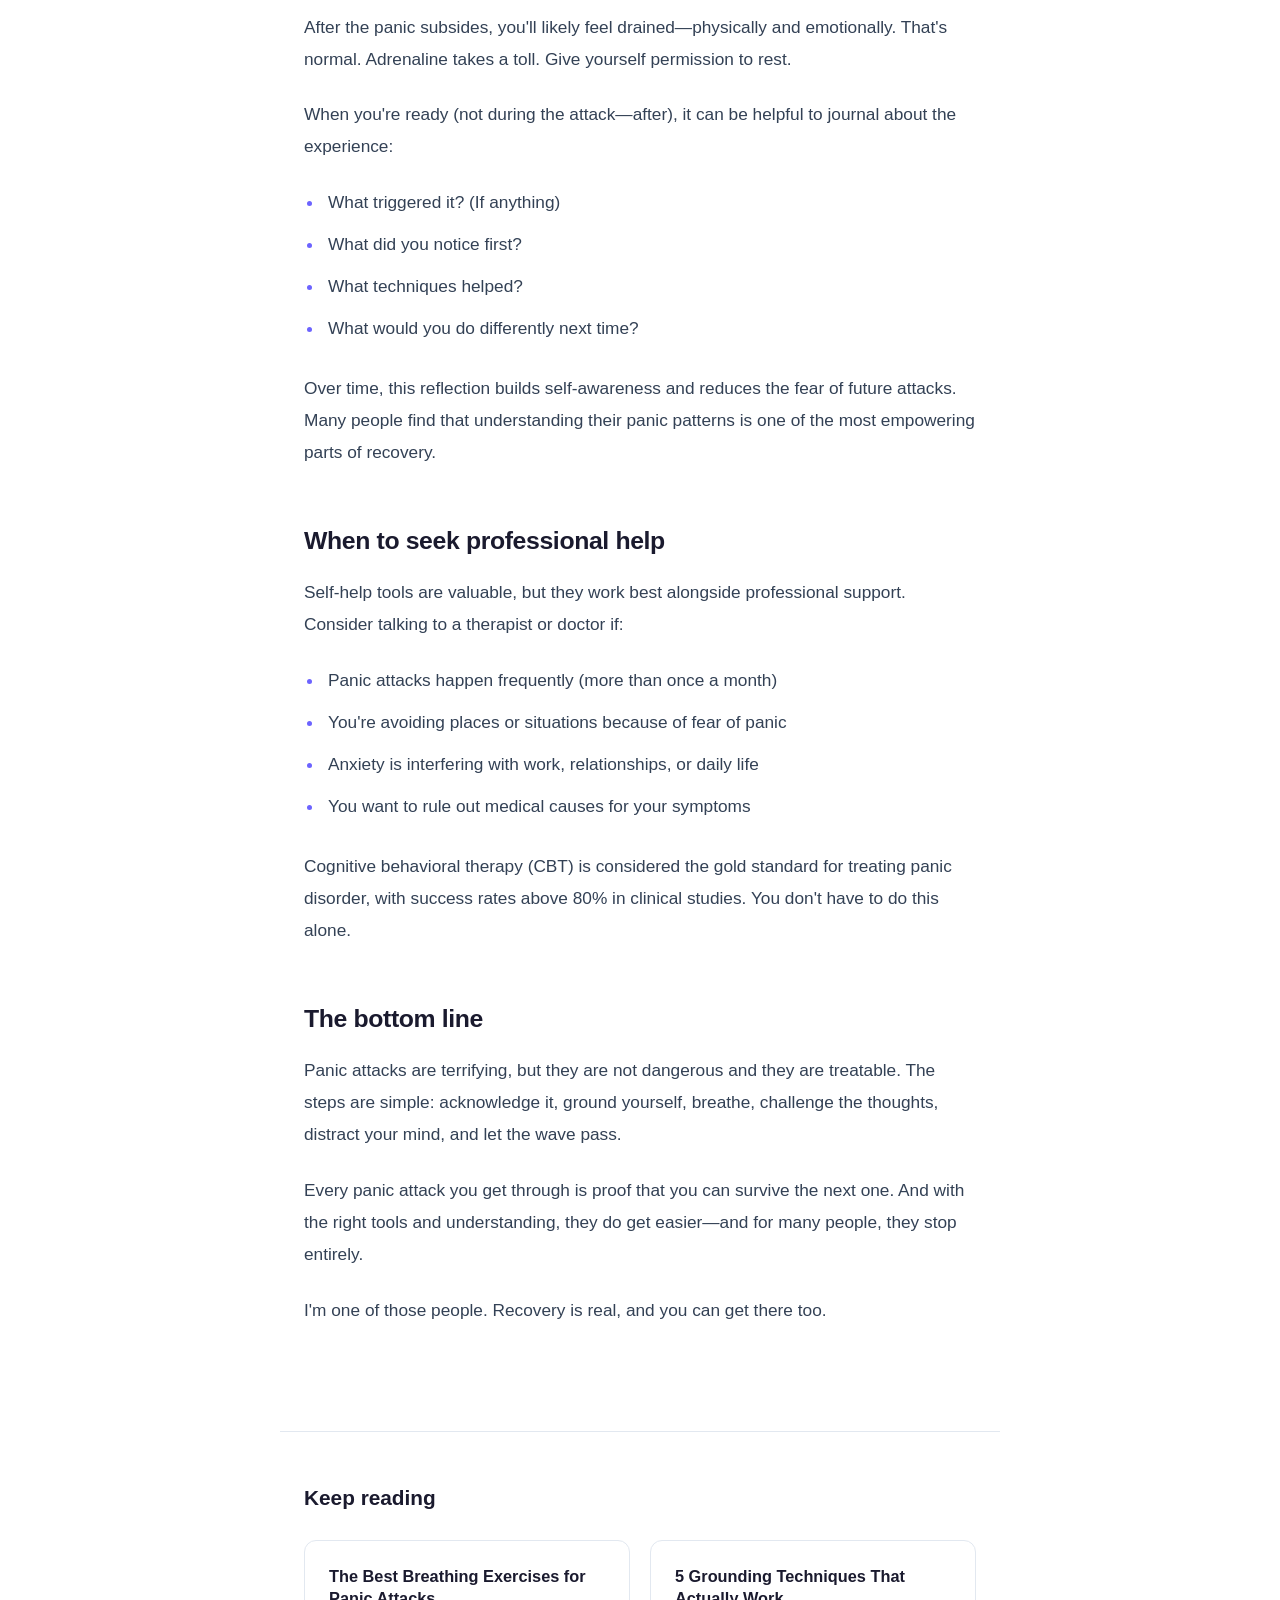
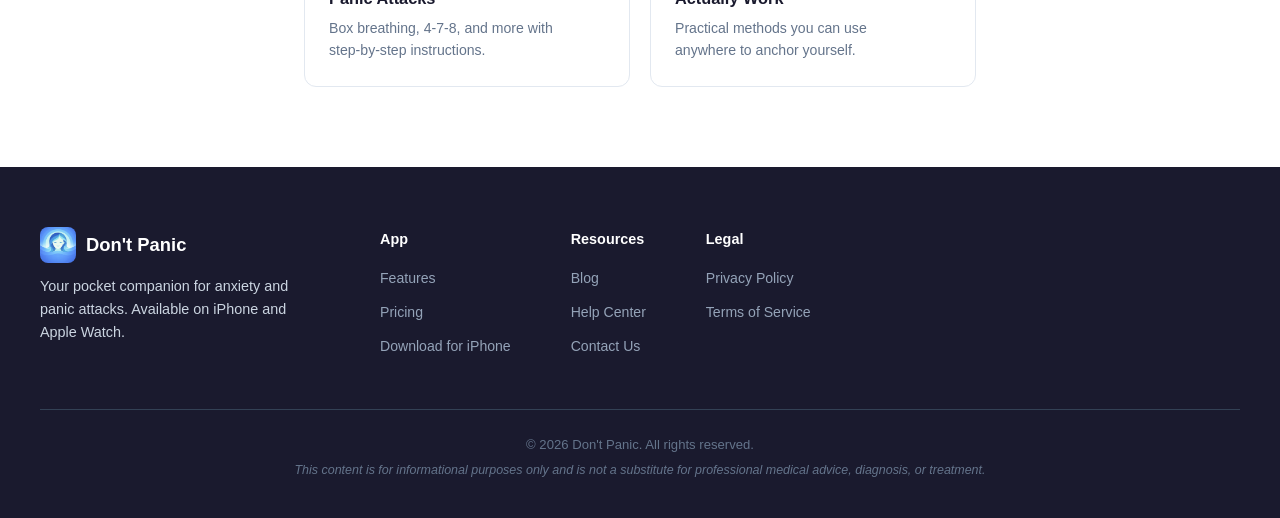
<file: blog/what-to-do-during-panic-attack/index.html>
<!DOCTYPE html>
<html lang="en">
<head>
    <!-- Google tag (gtag.js) -->
    <script async src="https://www.googletagmanager.com/gtag/js?id=G-KNSSRLJZL7"></script>
    <script>
      window.dataLayer = window.dataLayer || [];
      function gtag(){dataLayer.push(arguments);}
      gtag('js', new Date());
      gtag('config', 'G-KNSSRLJZL7');
    </script>
    <meta charset="UTF-8">
    <meta name="viewport" content="width=device-width, initial-scale=1.0">
    <title>What to Do During a Panic Attack: A Step-by-Step Guide | Don't Panic</title>
    <meta name="description" content="A clear, actionable guide for what to do when a panic attack hits. Step-by-step instructions for breathing, grounding, and calming your nervous system.">
    <meta name="keywords" content="what to do during panic attack, how to stop panic attack, panic attack help, panic attack steps, panic attack relief">
    <link rel="canonical" href="https://dont-panic-app.com/blog/what-to-do-during-panic-attack/">

    <meta property="og:title" content="What to Do During a Panic Attack: A Step-by-Step Guide">
    <meta property="og:description" content="A clear, actionable guide for what to do when a panic attack hits.">
    <meta property="og:image" content="https://dont-panic-app.com/og-image.png">
    <meta property="og:type" content="article">
    <meta property="og:url" content="https://dont-panic-app.com/blog/what-to-do-during-panic-attack/">
    <meta property="article:published_time" content="2026-03-26T00:00:00Z">
    <meta name="twitter:card" content="summary_large_image">

    <link rel="icon" type="image/png" href="../../favicon.png">
    <link rel="apple-touch-icon" href="../../app-icon.png">
    <link rel="stylesheet" href="../blog.css?v=3">

    <script type="application/ld+json">
    {
        "@context": "https://schema.org",
        "@type": "Article",
        "headline": "What to Do During a Panic Attack: A Step-by-Step Guide",
        "description": "A clear, actionable guide for what to do when a panic attack hits—from the first wave of adrenaline to full recovery.",
        "author": { "@type": "Organization", "name": "Don't Panic Team", "url": "https://dont-panic-app.com" },
        "publisher": { "@type": "Organization", "name": "Don't Panic", "url": "https://dont-panic-app.com", "logo": { "@type": "ImageObject", "url": "https://dont-panic-app.com/app-icon.png" } },
        "datePublished": "2026-03-26",
        "dateModified": "2026-03-26",
        "mainEntityOfPage": "https://dont-panic-app.com/blog/what-to-do-during-panic-attack/"
    }
    </script>

    <script type="application/ld+json">
    {
        "@context": "https://schema.org",
        "@type": "BreadcrumbList",
        "itemListElement": [
            { "@type": "ListItem", "position": 1, "name": "Home", "item": "https://dont-panic-app.com/" },
            { "@type": "ListItem", "position": 2, "name": "Blog", "item": "https://dont-panic-app.com/blog/" },
            { "@type": "ListItem", "position": 3, "name": "What to Do During a Panic Attack: A Step-by-Step Guide" }
        ]
    }
    </script>
</head>
<body>
    <div class="reading-progress" aria-hidden="true"></div>
    <nav class="navbar" role="navigation" aria-label="Main navigation">
        <div class="nav-container">
            <a href="../../" class="logo">
                <img src="../../app-icon.png" alt="Don't Panic" class="logo-img">
                <span class="logo-text">Don't Panic</span>
            </a>
            <div class="nav-links">
                <a href="../../#features">Features</a>
                <a href="../../#pricing">Pricing</a>
                <a href="../" class="active">Blog</a>
                <a href="../../support.html">Support</a>
                <a href="https://apps.apple.com/us/app/dont-panic-panic-relief/id6759459982" class="btn btn-primary btn-sm">
                    <svg class="apple-icon" viewBox="0 0 24 24" fill="currentColor"><path d="M18.71 19.5c-.83 1.24-1.71 2.45-3.05 2.47-1.34.03-1.77-.79-3.29-.79-1.53 0-2 .77-3.27.82-1.31.05-2.3-1.32-3.14-2.53C4.25 17 2.94 12.45 4.7 9.39c.87-1.52 2.43-2.48 4.12-2.51 1.28-.02 2.5.87 3.29.87.78 0 2.26-1.07 3.81-.91.65.03 2.47.26 3.64 1.98-.09.06-2.17 1.28-2.15 3.81.03 3.02 2.65 4.03 2.68 4.04-.03.07-.42 1.44-1.38 2.83M13 3.5c.73-.83 1.94-1.46 2.94-1.5.13 1.17-.34 2.35-1.04 3.19-.69.85-1.83 1.51-2.95 1.42-.15-1.15.41-2.35 1.05-3.11z"/></svg>
                    Get the App
                </a>
            </div>
            <button class="mobile-menu-btn" aria-label="Menu" aria-expanded="false">
                <span></span><span></span><span></span>
            </button>
        </div>
    </nav>

    <header class="article-header">
        <div class="breadcrumb"><a href="../">Blog</a> → Panic Relief</div>
        <h1>What to Do During a Panic Attack: A Step-by-Step Guide</h1>
        <div class="article-meta">
            <span>Don't Panic Team</span>
            <span class="meta-dot">·</span>
            <time datetime="2026-03-26">Mar 26, 2026</time>
            <span class="meta-dot">·</span>
            <span>8 min read</span>
        </div>
    </header>

    <article class="article-content">
        <p>Your heart is pounding. Your chest is tight. You can't catch your breath. Your mind is screaming that something is seriously wrong. If you've ever been in this moment, you know how terrifying a panic attack can be.</p>

        <p>Here's what I want you to know first: <strong>a panic attack cannot hurt you.</strong> It feels awful, but it is not dangerous. Your body is doing exactly what it's designed to do—it just misfired. And there are concrete, evidence-based steps you can take right now to get through it.</p>

        <p>I've been exactly where you are. For two years, panic attacks controlled my life. Through cognitive behavioral therapy and exposure therapy, I learned how to manage them—and eventually, how to stop them from happening. This guide is the step-by-step process I wish I'd had during my worst moments.</p>

        <h2>Step 1: Acknowledge what's happening</h2>

        <p>The first and most important step is recognizing that you're having a panic attack—not a heart attack, not a stroke, not "going crazy." Panic attacks are a well-understood physiological response. Your amygdala triggered your fight-or-flight system, and adrenaline is flooding your body.</p>

        <p>Say it out loud or in your head: <strong>"This is a panic attack. It will pass. It always passes."</strong></p>

        <p>This isn't just positive thinking. Naming what's happening activates your prefrontal cortex—the rational part of your brain—which helps counteract the amygdala's false alarm. Research in cognitive behavioral therapy (CBT) shows that labeling emotions reduces their intensity.</p>

        <h2>Step 2: Ground yourself physically</h2>

        <p>Panic pulls you into your head. Grounding brings you back into your body and the present moment. The most widely recommended technique is the <strong>5-4-3-2-1 method</strong>:</p>

        <ul>
            <li><strong>5 things you can see</strong> — Look around and name them. The wall, a chair, your hands, a light, the floor.</li>
            <li><strong>4 things you can touch</strong> — Feel the texture of your clothes, the cold of a table, the weight of your phone.</li>
            <li><strong>3 things you can hear</strong> — Traffic, a fan humming, your own breathing.</li>
            <li><strong>2 things you can smell</strong> — Coffee, fresh air, your shirt.</li>
            <li><strong>1 thing you can taste</strong> — A sip of water, the inside of your mouth.</li>
        </ul>

        <p>This works because it forces your brain to process sensory information, which competes with the anxiety signal. You can't fully focus on both at the same time.</p>

        <p>Other effective grounding techniques include holding an ice cube (the cold sensation is so strong it overrides anxious thoughts), splashing cold water on your face, or pressing your feet firmly into the floor and focusing on the sensation.</p>

        <h2>Step 3: Control your breathing</h2>

        <p>During a panic attack, your breathing becomes fast and shallow—often without you realizing it. This is called hyperventilation, and it actually causes many of the symptoms you're experiencing: dizziness, tingling, chest tightness, and feeling like you can't breathe.</p>

        <p>The fix is controlled, slow breathing. Here's the simplest technique:</p>

        <ol>
            <li><strong>Breathe in through your nose for 4 seconds</strong></li>
            <li><strong>Hold for 4 seconds</strong></li>
            <li><strong>Breathe out through your mouth for 6 seconds</strong></li>
            <li>Repeat for 2–3 minutes</li>
        </ol>

        <p>The key is making your exhale longer than your inhale. This activates your parasympathetic nervous system—your body's built-in "calm down" switch. It lowers your heart rate, reduces adrenaline, and signals to your brain that the danger has passed.</p>

        <p><strong>Box breathing</strong> (4 seconds in, 4 hold, 4 out, 4 hold) is another excellent option used by Navy SEALs and first responders for high-stress situations.</p>

        <h2>Step 4: Challenge the catastrophic thoughts</h2>

        <p>Panic attacks come with terrifying thoughts: "I'm having a heart attack," "I'm going to faint," "I'm losing control." These thoughts feel absolutely real in the moment, but they are your anxiety talking, not reality.</p>

        <p>Try these cognitive reframes:</p>

        <ul>
            <li><strong>"I'm having a heart attack"</strong> → Panic attack symptoms mimic heart attacks, but panic attacks are not dangerous. Your heart is healthy—it's just beating fast because of adrenaline.</li>
            <li><strong>"I can't breathe"</strong> → You can breathe. You're hyperventilating, which makes it feel like you can't get air, but your oxygen levels are actually fine (often too high, which causes the tingling).</li>
            <li><strong>"I'm going to faint"</strong> → Panic attacks raise your blood pressure. Fainting is caused by low blood pressure. It's physiologically very unlikely to faint during a panic attack.</li>
            <li><strong>"This will never end"</strong> → The average panic attack peaks within 10 minutes and rarely lasts longer than 20–30 minutes. It always ends.</li>
        </ul>

        <h2>Step 5: Distract your mind</h2>

        <p>Once you've started breathing and grounding, give your brain something to do. Anxiety feeds on idle attention. Some effective distractions:</p>

        <ul>
            <li><strong>Count backward from 100 by 7s</strong> (100, 93, 86, 79…). This requires enough focus to pull your attention away from the panic.</li>
            <li><strong>Name things in a category</strong>: countries, dog breeds, movies you've seen. The more you have to think, the better.</li>
            <li><strong>Call or text someone.</strong> Talking to another person grounds you in reality and reminds your brain that you're safe.</li>
            <li><strong>Play a simple game.</strong> Anything that requires visual focus and light decision-making works.</li>
        </ul>

        <div class="article-cta">
            <h3>Need these tools in the moment?</h3>
            <p>Don't Panic walks you through all of these steps with an 8-phase guided panic relief system, animated breathing pacers, grounding exercises, and calming games—right on your phone.</p>
            <a href="https://apps.apple.com/us/app/dont-panic-panic-relief/id6759459982" class="btn btn-primary">Download Free for iPhone</a>
        </div>

        <h2>Step 6: Ride the wave</h2>

        <p>Here's the counterintuitive truth about panic attacks: <strong>fighting them makes them worse.</strong> The more you resist the sensations, the more your brain interprets them as dangerous, which triggers more adrenaline, which intensifies the symptoms.</p>

        <p>Instead, try to accept the sensations without judgment. Think of the panic like a wave—it will rise, it will peak, and it will fall. You don't have to do anything except let it move through you.</p>

        <blockquote>
            "The sensations are uncomfortable, but they are not dangerous. I don't need to fight them. I can let them pass."
        </blockquote>

        <p>This approach is central to acceptance and commitment therapy (ACT) and is supported by decades of research on anxiety disorders. Paradoxically, accepting the panic is one of the fastest ways to reduce it.</p>

        <h2>Step 7: Recover and reflect</h2>

        <p>After the panic subsides, you'll likely feel drained—physically and emotionally. That's normal. Adrenaline takes a toll. Give yourself permission to rest.</p>

        <p>When you're ready (not during the attack—after), it can be helpful to journal about the experience:</p>

        <ul>
            <li>What triggered it? (If anything)</li>
            <li>What did you notice first?</li>
            <li>What techniques helped?</li>
            <li>What would you do differently next time?</li>
        </ul>

        <p>Over time, this reflection builds self-awareness and reduces the fear of future attacks. Many people find that understanding their panic patterns is one of the most empowering parts of recovery.</p>

        <h2>When to seek professional help</h2>

        <p>Self-help tools are valuable, but they work best alongside professional support. Consider talking to a therapist or doctor if:</p>

        <ul>
            <li>Panic attacks happen frequently (more than once a month)</li>
            <li>You're avoiding places or situations because of fear of panic</li>
            <li>Anxiety is interfering with work, relationships, or daily life</li>
            <li>You want to rule out medical causes for your symptoms</li>
        </ul>

        <p>Cognitive behavioral therapy (CBT) is considered the gold standard for treating panic disorder, with success rates above 80% in clinical studies. You don't have to do this alone.</p>

        <h2>The bottom line</h2>

        <p>Panic attacks are terrifying, but they are not dangerous and they are treatable. The steps are simple: acknowledge it, ground yourself, breathe, challenge the thoughts, distract your mind, and let the wave pass.</p>

        <p>Every panic attack you get through is proof that you can survive the next one. And with the right tools and understanding, they do get easier—and for many people, they stop entirely.</p>

        <p>I'm one of those people. Recovery is real, and you can get there too.</p>
    </article>

    <section class="related-articles">
        <h2>Keep reading</h2>
        <div class="related-grid">
            <a href="../breathing-exercises-for-panic-attacks/" class="related-card">
                <h3>The Best Breathing Exercises for Panic Attacks</h3>
                <p>Box breathing, 4-7-8, and more with step-by-step instructions.</p>
            </a>
            <a href="../grounding-techniques-for-anxiety/" class="related-card">
                <h3>5 Grounding Techniques That Actually Work</h3>
                <p>Practical methods you can use anywhere to anchor yourself.</p>
            </a>
        </div>
    </section>

    <footer class="footer">
        <div class="container">
            <div class="footer-content">
                <div class="footer-brand">
                    <a href="../../" class="logo">
                        <img src="../../app-icon.png" alt="Don't Panic" class="logo-img">
                        <span class="logo-text">Don't Panic</span>
                    </a>
                    <p>Your pocket companion for anxiety and panic attacks. Available on iPhone and Apple Watch.</p>
                </div>
                <div class="footer-links">
                    <div class="footer-column">
                        <h4>App</h4>
                        <a href="../../#features">Features</a>
                        <a href="../../#pricing">Pricing</a>
                        <a href="https://apps.apple.com/us/app/dont-panic-panic-relief/id6759459982">Download for iPhone</a>
                    </div>
                    <div class="footer-column">
                        <h4>Resources</h4>
                        <a href="../">Blog</a>
                        <a href="../../support.html">Help Center</a>
                        <a href="mailto:support@dont-panic-app.com">Contact Us</a>
                    </div>
                    <div class="footer-column">
                        <h4>Legal</h4>
                        <a href="../../privacy.html">Privacy Policy</a>
                        <a href="../../terms.html">Terms of Service</a>
                    </div>
                </div>
            </div>
            <div class="footer-bottom">
                <p>&copy; 2026 Don't Panic. All rights reserved.</p>
                <p class="disclaimer">This content is for informational purposes only and is not a substitute for professional medical advice, diagnosis, or treatment.</p>
            </div>
        </div>
    </footer>

    <button class="back-to-top" aria-label="Back to top">
        <svg viewBox="0 0 24 24" fill="none" stroke="currentColor" stroke-width="2.5" stroke-linecap="round" stroke-linejoin="round"><path d="M18 15l-6-6-6 6"/></svg>
    </button>

    <script>
        // Mobile menu
        const menuBtn = document.querySelector('.mobile-menu-btn');
        const navLinks = document.querySelector('.nav-links');
        menuBtn.addEventListener('click', function() {
            const isOpen = navLinks.classList.toggle('active');
            this.classList.toggle('active');
            this.setAttribute('aria-expanded', isOpen);
        });
        document.addEventListener('click', function(e) {
            if (!menuBtn.contains(e.target) && !navLinks.contains(e.target)) {
                navLinks.classList.remove('active');
                menuBtn.classList.remove('active');
                menuBtn.setAttribute('aria-expanded', 'false');
            }
        });

        // Navbar scroll + reading progress + back to top
        const navbar = document.querySelector('.navbar');
        const progressBar = document.querySelector('.reading-progress');
        const backToTop = document.querySelector('.back-to-top');
        const article = document.querySelector('.article-content');

        function onScroll() {
            const scrollY = window.scrollY;
            navbar.classList.toggle('scrolled', scrollY > 20);

            // Reading progress
            if (article && progressBar) {
                const articleTop = article.offsetTop;
                const articleHeight = article.offsetHeight;
                const windowHeight = window.innerHeight;
                const progress = Math.min(Math.max((scrollY - articleTop + windowHeight * 0.3) / articleHeight, 0), 1);
                progressBar.style.width = (progress * 100) + '%';
            }

            // Back to top visibility
            if (backToTop) {
                backToTop.classList.toggle('visible', scrollY > 500);
            }
        }

        window.addEventListener('scroll', onScroll, { passive: true });
        onScroll();

        if (backToTop) {
            backToTop.addEventListener('click', () => {
                window.scrollTo({ top: 0, behavior: 'smooth' });
            });
        }
    </script>
</body>
</html>
</file>
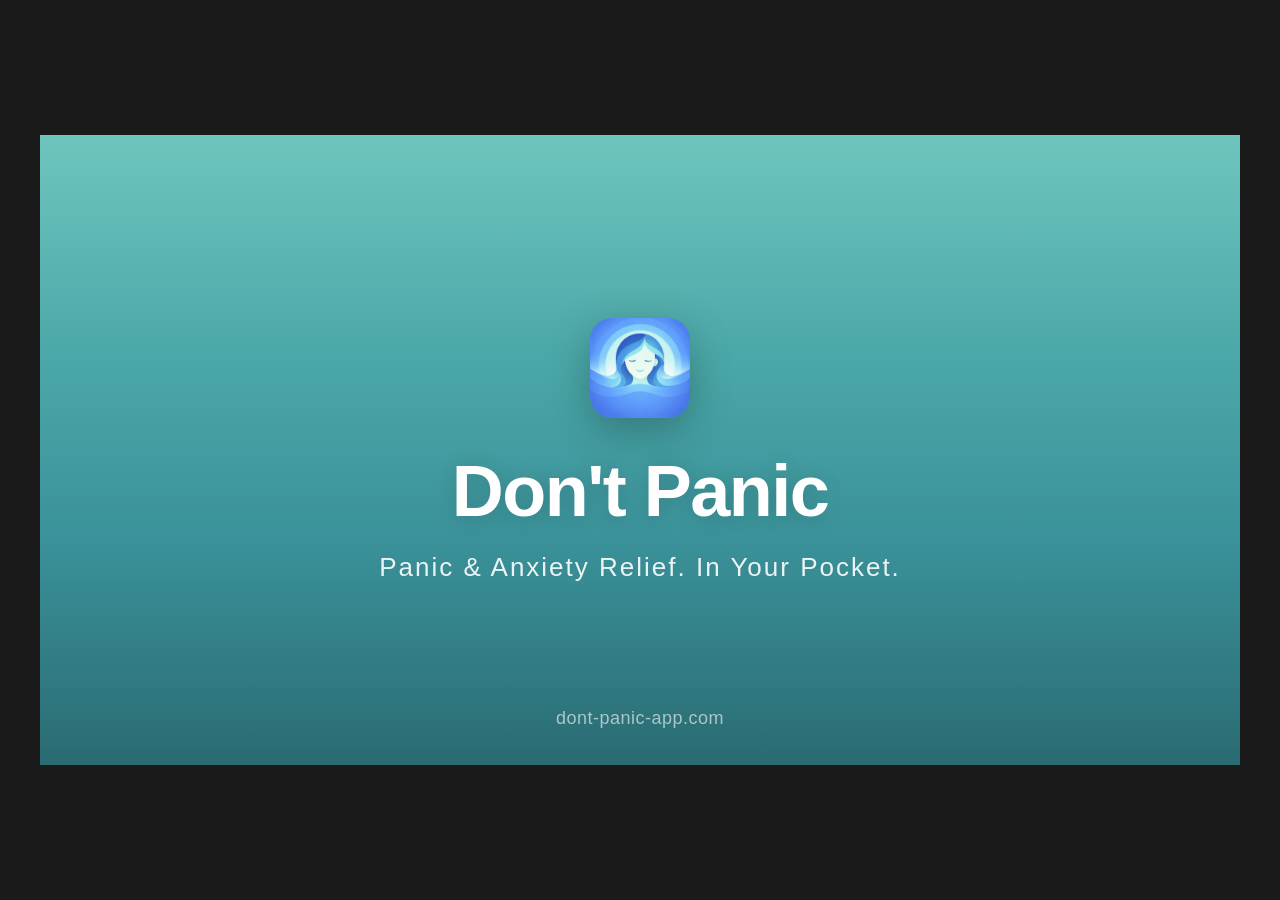
<file: og-template.html>
<!DOCTYPE html>
<html lang="en">
<head>
    <meta charset="UTF-8">
    <title>OG Image Template</title>
    <style>
        * {
            margin: 0;
            padding: 0;
            box-sizing: border-box;
        }
        body {
            display: flex;
            justify-content: center;
            align-items: center;
            min-height: 100vh;
            background: #1a1a1a;
            font-family: -apple-system, BlinkMacSystemFont, 'SF Pro Display', 'Inter', sans-serif;
        }
        .og-image {
            width: 1200px;
            height: 630px;
            background: linear-gradient(180deg, #6EC5BE 0%, #4BA8A8 35%, #3A9199 65%, #2A6B72 100%);
            display: flex;
            flex-direction: column;
            justify-content: center;
            align-items: center;
            position: relative;
        }
        .app-icon {
            width: 100px;
            height: 100px;
            border-radius: 22px;
            margin-bottom: 32px;
            box-shadow: 0 12px 40px rgba(0,0,0,0.25);
        }
        .title {
            font-size: 72px;
            font-weight: 700;
            color: #FFFFFF;
            letter-spacing: -1.5px;
            margin-bottom: 20px;
            text-shadow: 0 2px 20px rgba(0,0,0,0.15);
        }
        .subtitle {
            font-size: 26px;
            font-weight: 500;
            color: rgba(255,255,255,0.9);
            letter-spacing: 2px;
        }
        .url {
            position: absolute;
            bottom: 36px;
            font-size: 18px;
            font-weight: 500;
            color: rgba(255,255,255,0.6);
            letter-spacing: 0.5px;
        }
    </style>
</head>
<body>
    <div class="og-image">
        <img src="app-icon.png" alt="Don't Panic" class="app-icon">
        <div class="title">Don't Panic</div>
        <div class="subtitle">Panic & Anxiety Relief. In Your Pocket.</div>
        <div class="url">dont-panic-app.com</div>
    </div>
</body>
</html>
</file>
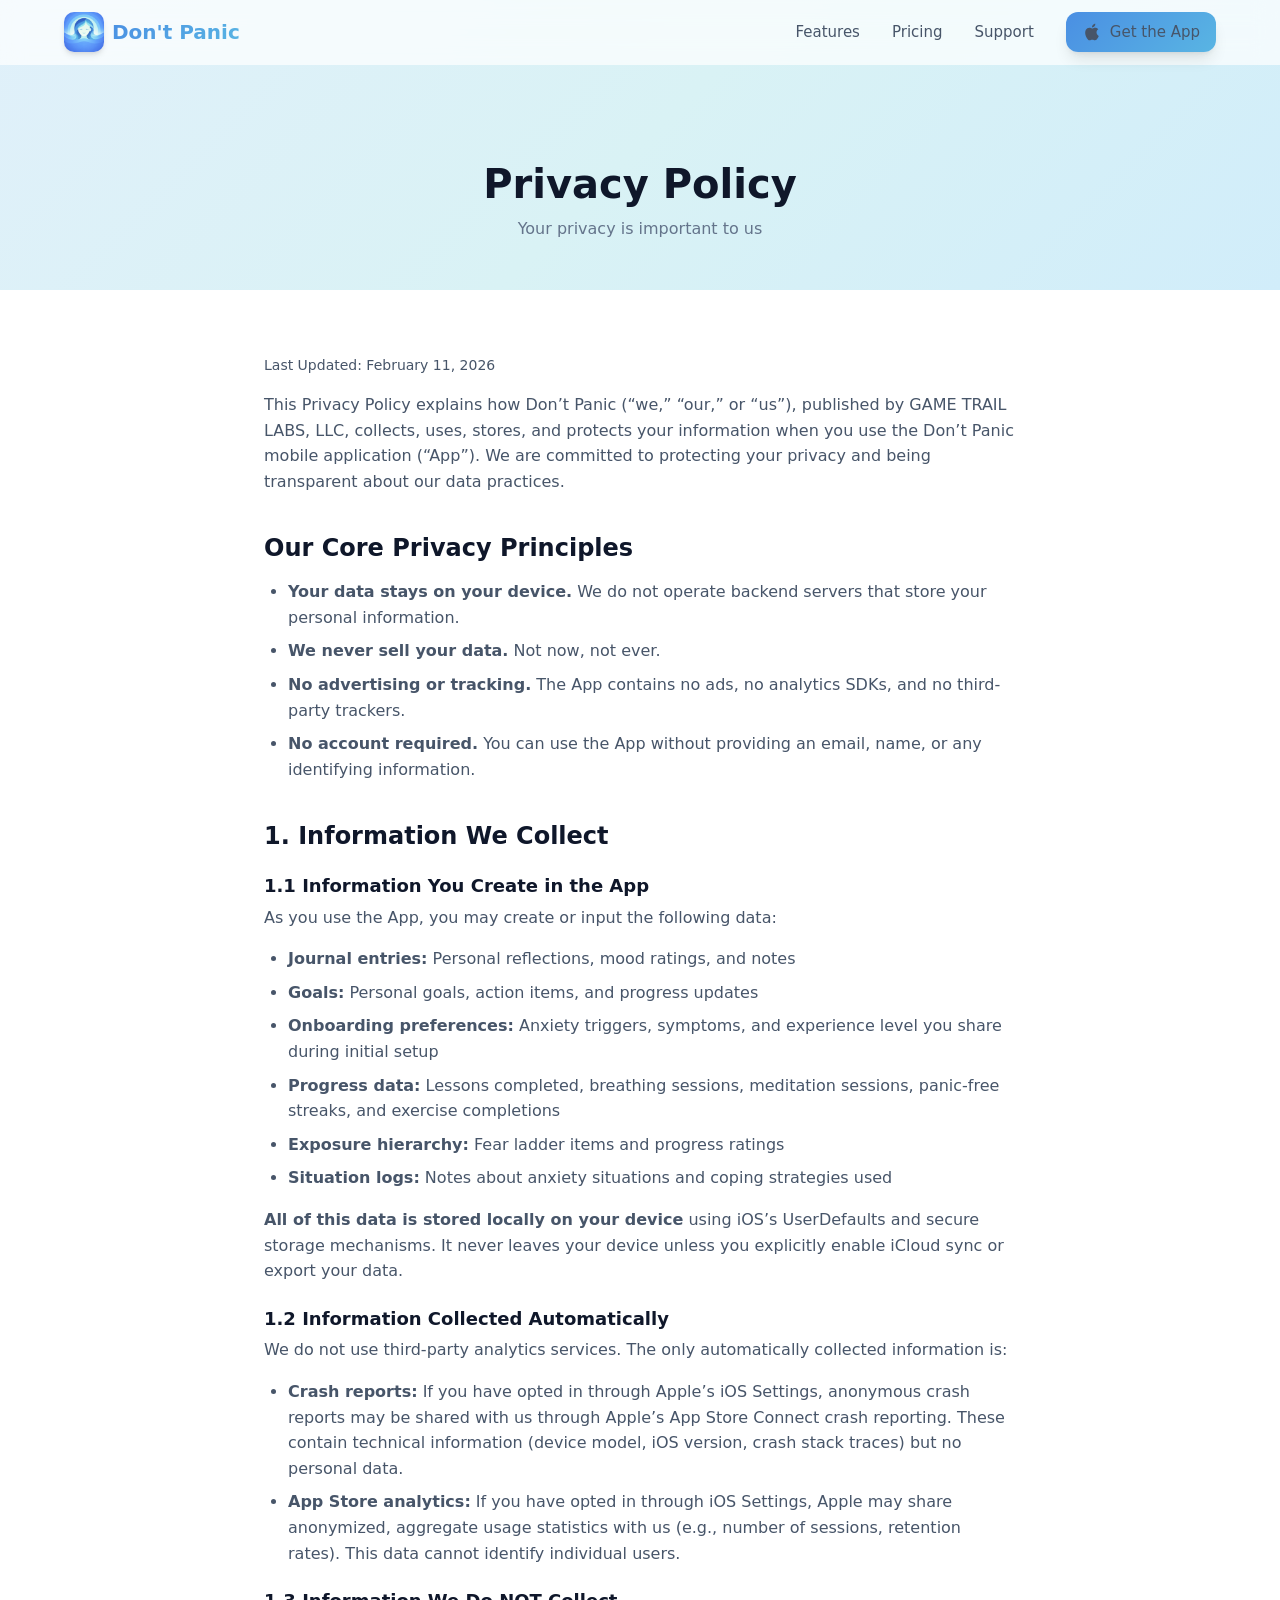
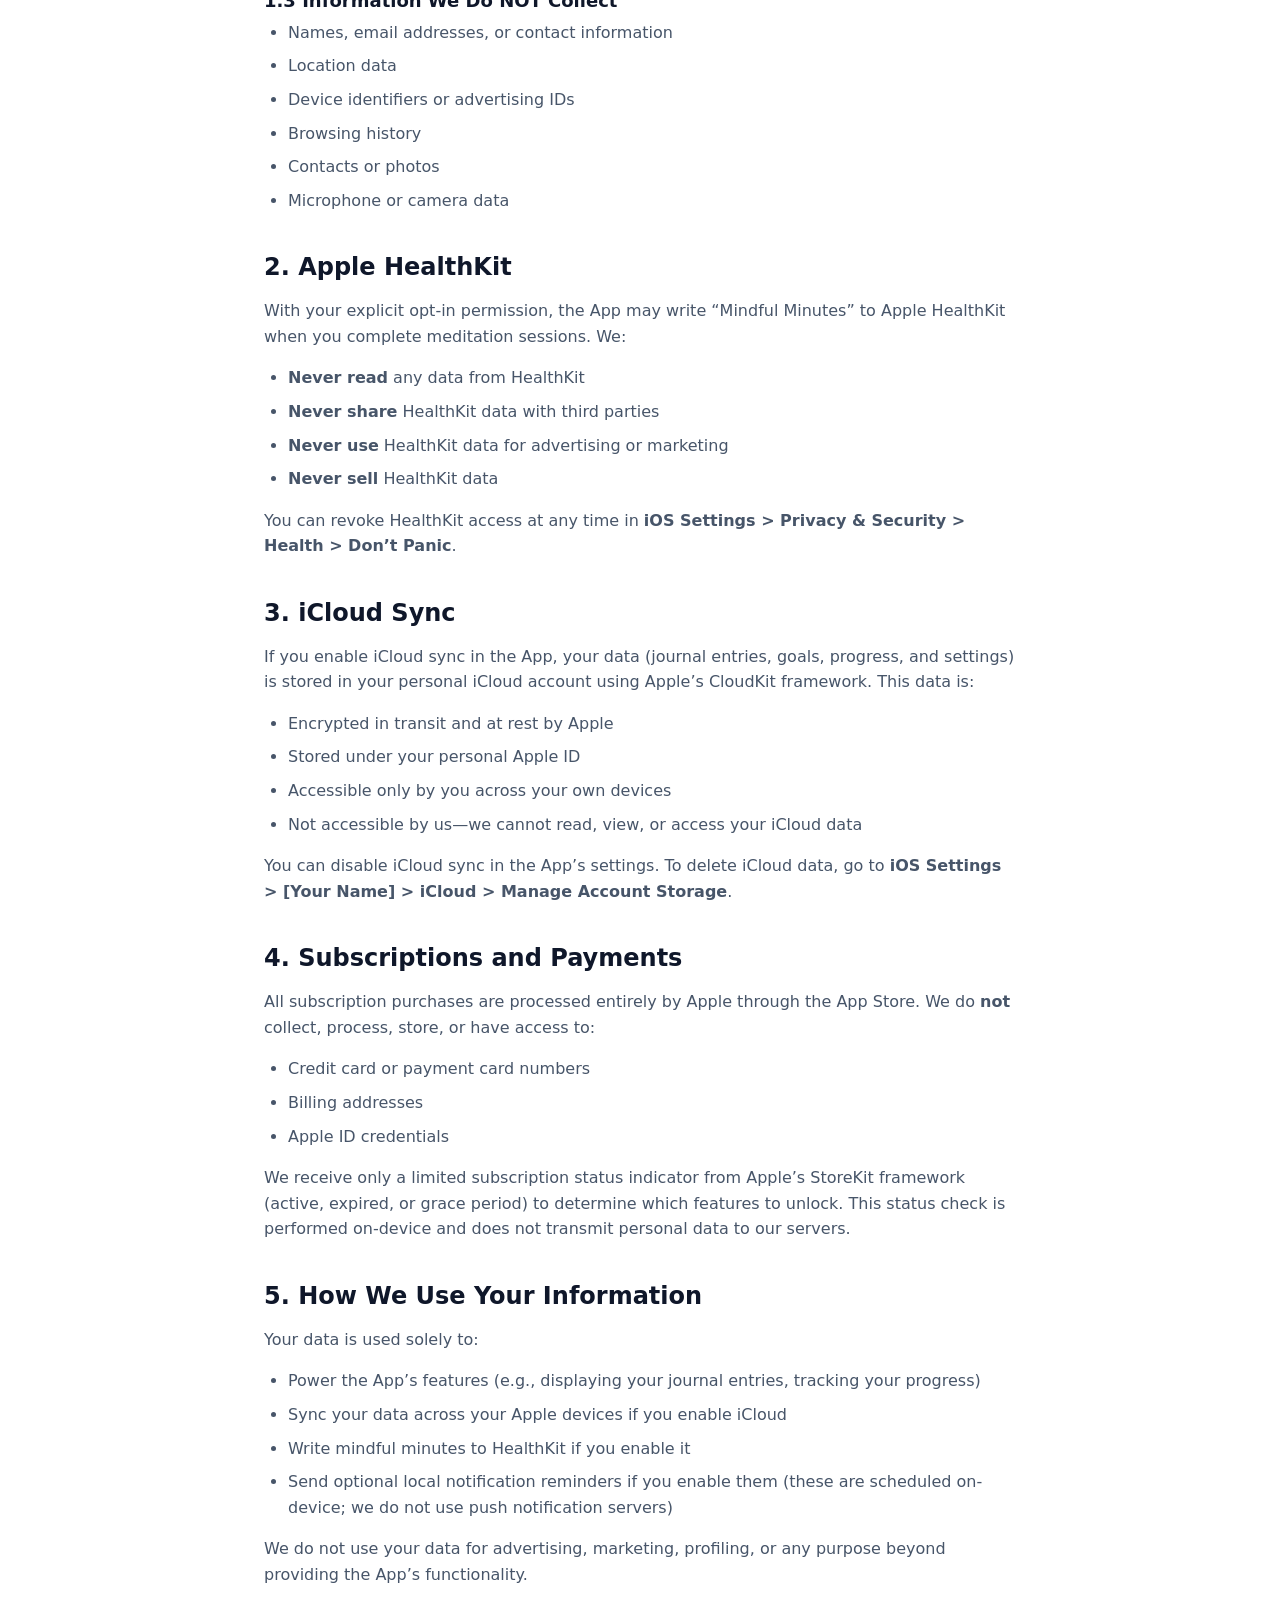
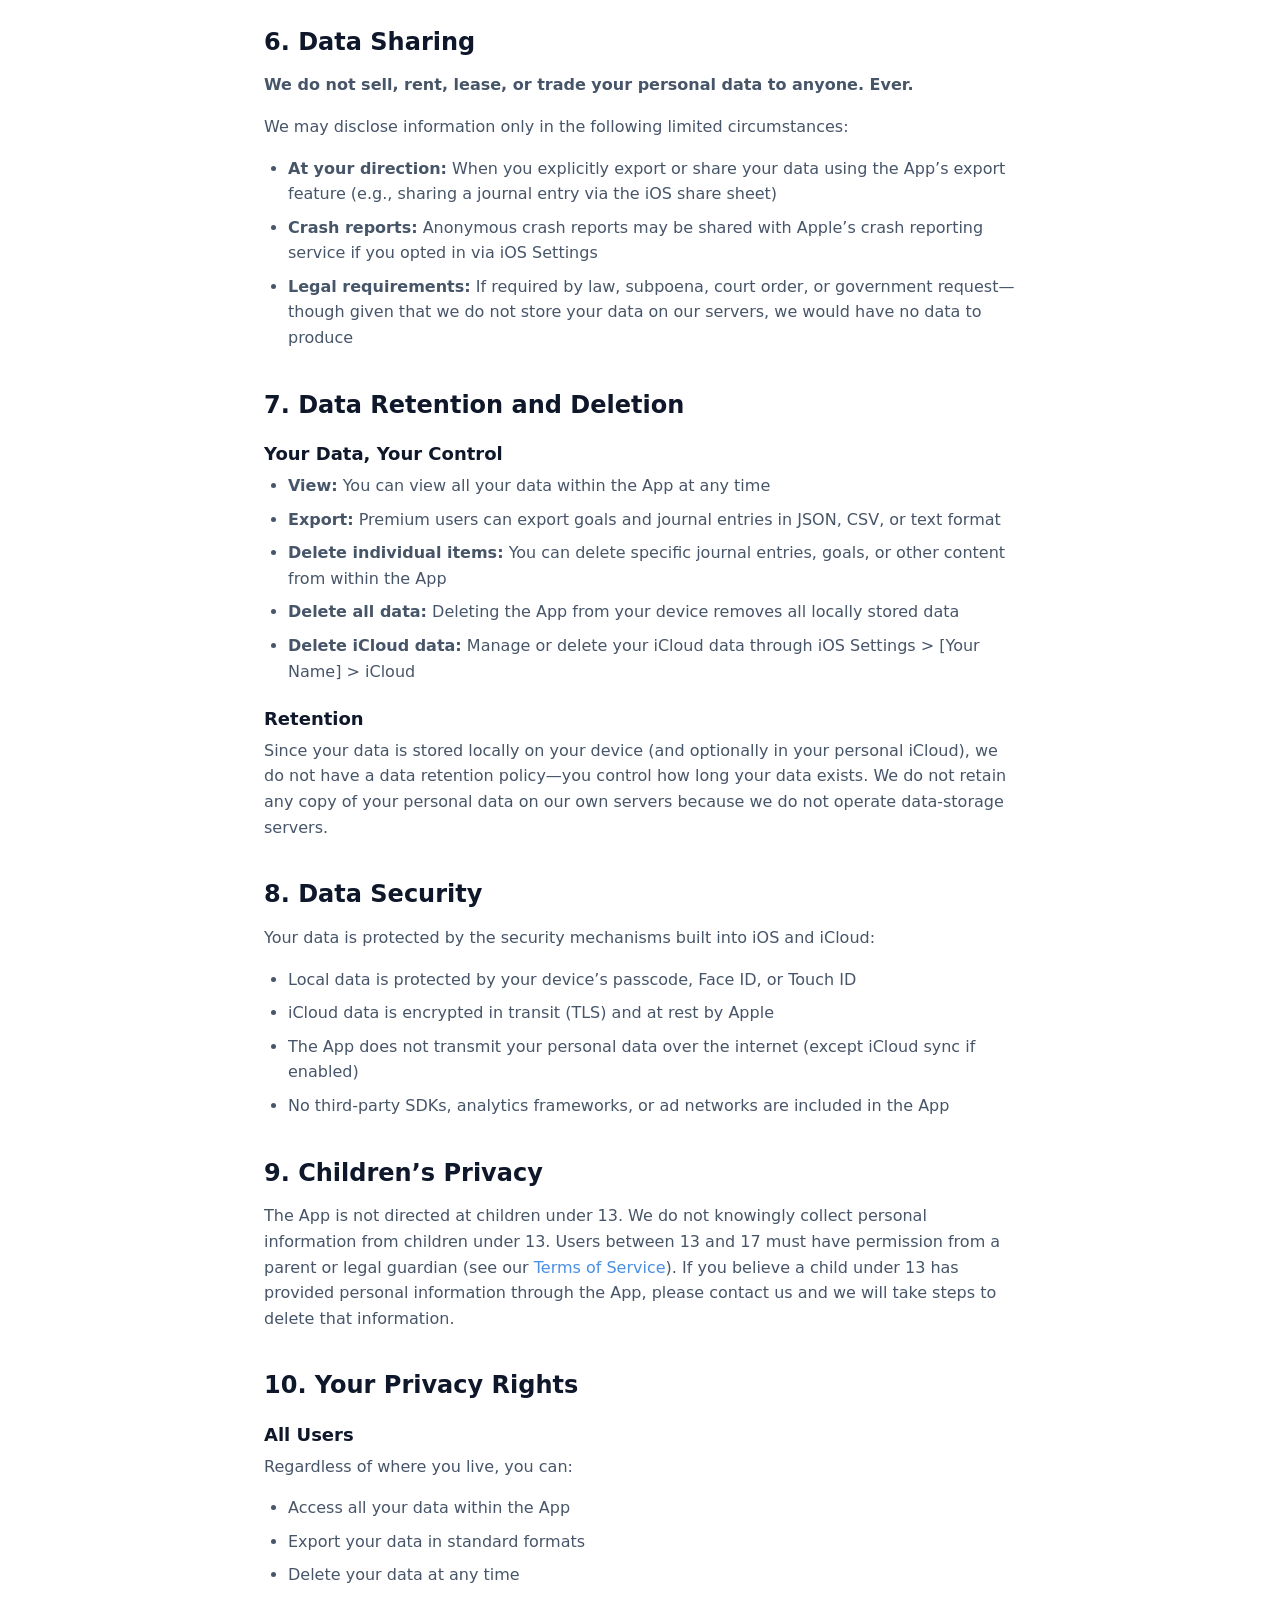
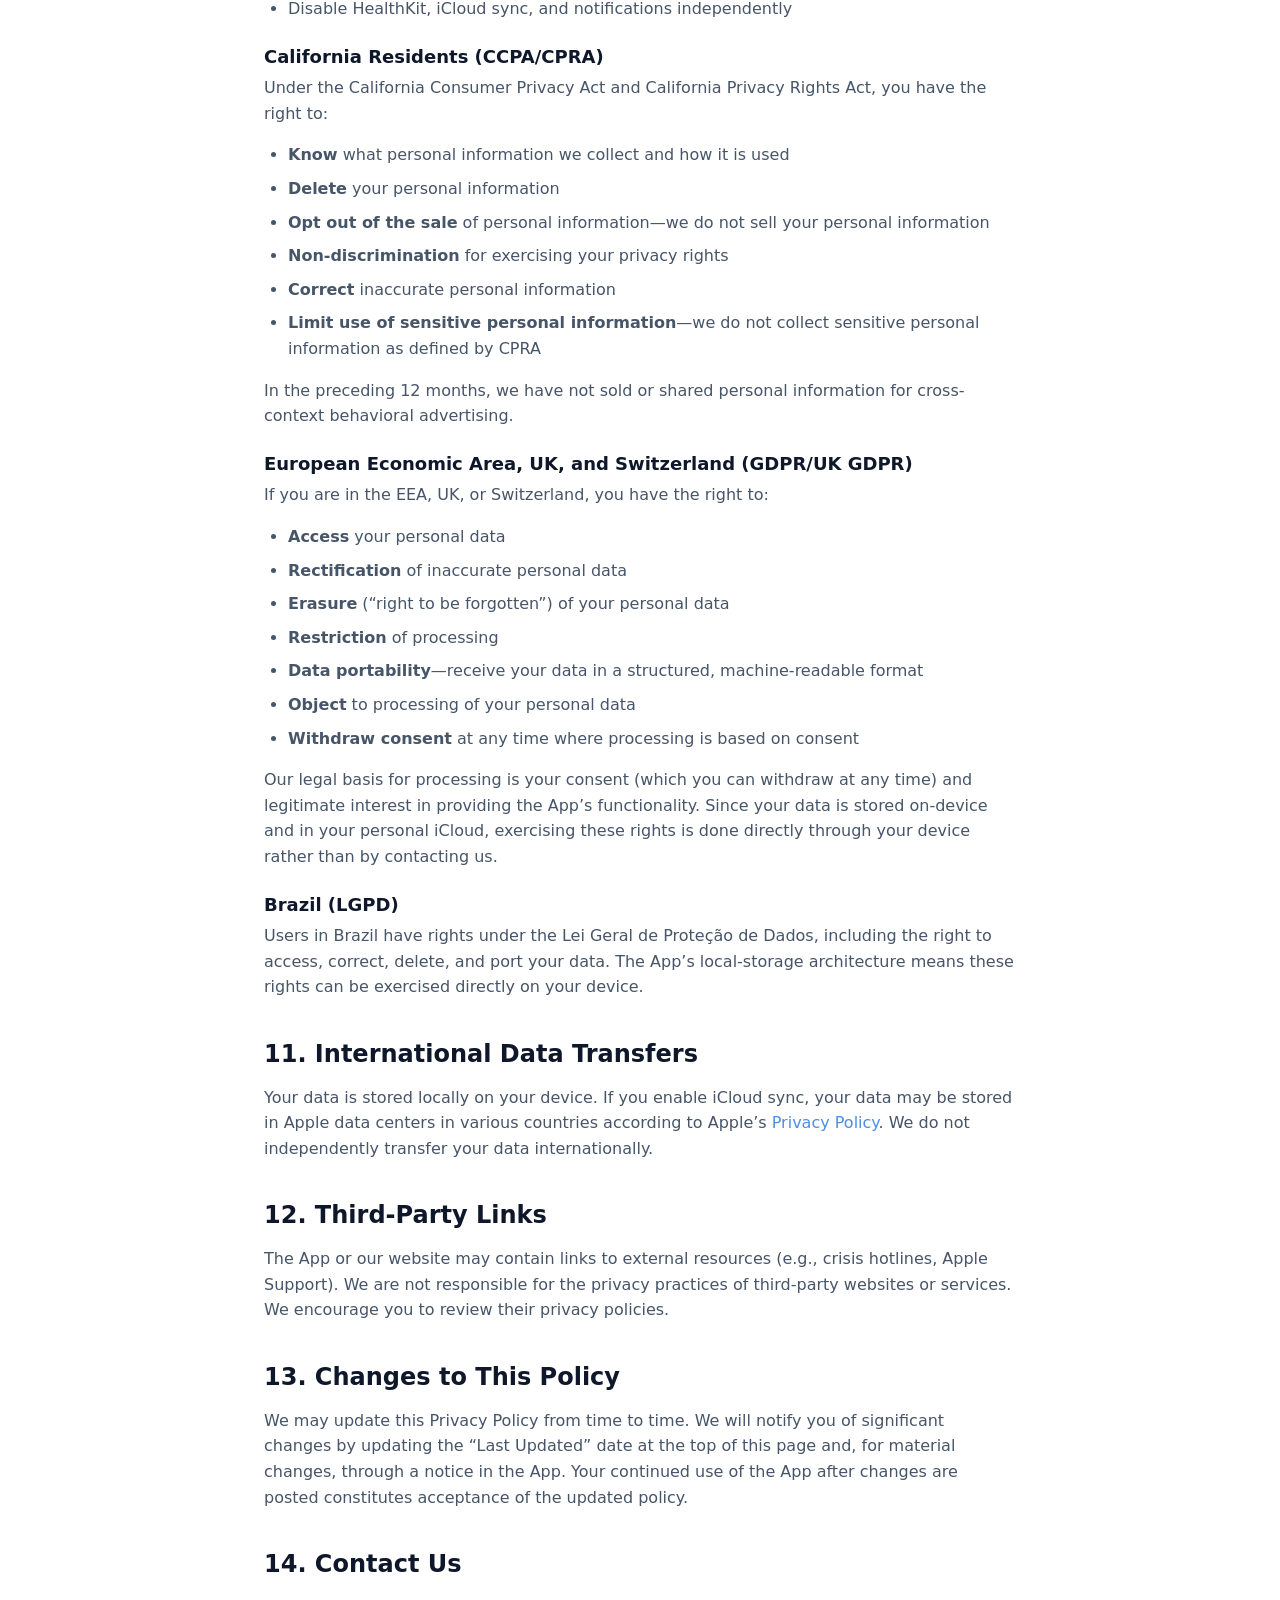
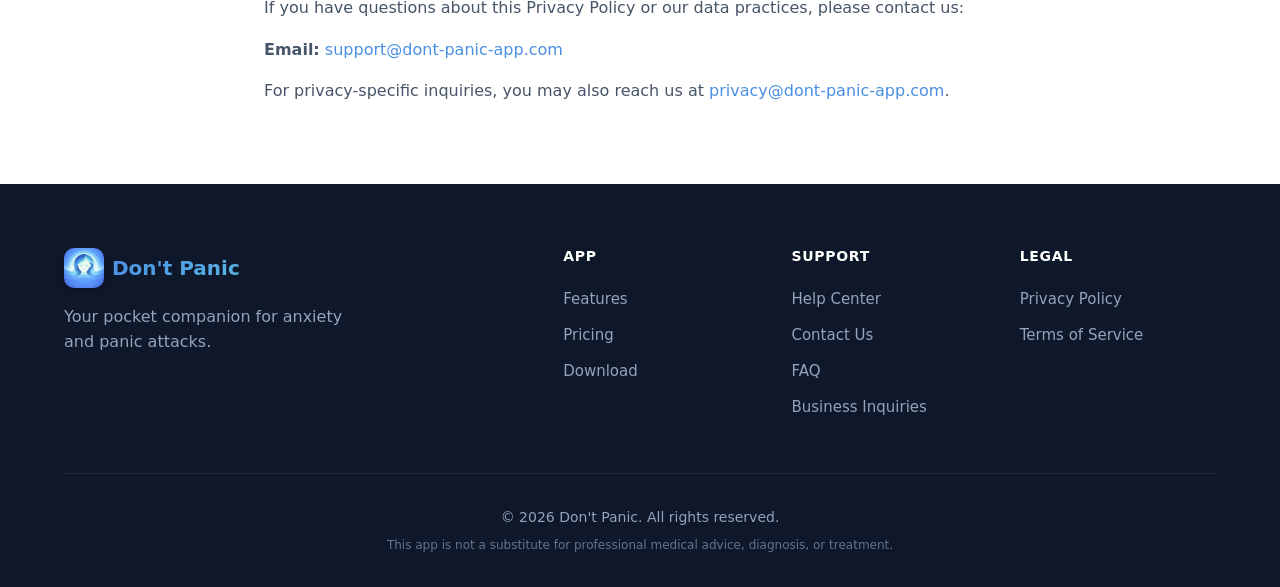
<file: privacy.html>
<!DOCTYPE html>
<html lang="en">
<head>
    <!-- Google tag (gtag.js) -->
    <script async src="https://www.googletagmanager.com/gtag/js?id=G-KNSSRLJZL7"></script>
    <script>
      window.dataLayer = window.dataLayer || [];
      function gtag(){dataLayer.push(arguments);}
      gtag('js', new Date());
      gtag('config', 'G-KNSSRLJZL7');
    </script>
    <meta charset="UTF-8">
    <meta name="viewport" content="width=device-width, initial-scale=1.0">
    <title>Privacy Policy - Don't Panic App</title>
    <meta name="description" content="Privacy Policy for Don't Panic anxiety and panic attack relief app.">
    
    <!-- Open Graph -->
    <meta property="og:title" content="Privacy Policy - Don't Panic App">
    <meta property="og:description" content="Privacy Policy for Don't Panic anxiety and panic attack relief app.">
    <meta property="og:image" content="https://dont-panic-app.com/og-image.png">
    <meta property="og:type" content="website">
    <meta property="og:url" content="https://dont-panic-app.com/privacy.html">
    <meta name="twitter:card" content="summary_large_image">
    <meta name="twitter:title" content="Privacy Policy - Don't Panic App">
    <meta name="twitter:description" content="Privacy Policy for Don't Panic anxiety and panic attack relief app.">
    <meta name="twitter:image" content="https://dont-panic-app.com/og-image.png">
    
    <link rel="icon" type="image/png" href="favicon.png">
    <link rel="apple-touch-icon" href="app-icon.png">
    <link rel="stylesheet" href="style.css">
</head>
<body>
    <!-- Navigation -->
    <nav class="navbar">
        <div class="container nav-container">
            <a href="/" class="logo">
                <img src="app-icon.png" alt="Don't Panic" class="logo-img">
                <span class="logo-text">Don't Panic</span>
            </a>
            <div class="nav-links">
                <a href="/#features">Features</a>
                <a href="/#pricing">Pricing</a>
                <a href="support.html">Support</a>
                <a href="https://apps.apple.com/app/dont-panic" class="btn btn-primary btn-sm">
                    <svg class="apple-icon" viewBox="0 0 24 24" fill="currentColor"><path d="M18.71 19.5c-.83 1.24-1.71 2.45-3.05 2.47-1.34.03-1.77-.79-3.29-.79-1.53 0-2 .77-3.27.82-1.31.05-2.3-1.32-3.14-2.53C4.25 17 2.94 12.45 4.7 9.39c.87-1.52 2.43-2.48 4.12-2.51 1.28-.02 2.5.87 3.29.87.78 0 2.26-1.07 3.81-.91.65.03 2.47.26 3.64 1.98-.09.06-2.17 1.28-2.15 3.81.03 3.02 2.65 4.03 2.68 4.04-.03.07-.42 1.44-1.38 2.83M13 3.5c.73-.83 1.94-1.46 2.94-1.5.13 1.17-.34 2.35-1.04 3.19-.69.85-1.83 1.51-2.95 1.42-.15-1.15.41-2.35 1.05-3.11z"/></svg>
                    Get the App
                </a>
            </div>
            <button class="mobile-menu-btn" aria-label="Menu" aria-expanded="false">
                <span></span>
                <span></span>
                <span></span>
            </button>
        </div>
    </nav>

    <!-- Page Header -->
    <section class="page-header">
        <div class="container">
            <h1>Privacy Policy</h1>
            <p>Your privacy is important to us</p>
        </div>
    </section>

    <!-- Content -->
    <section class="page-content">
        <div class="container">
            <div class="legal-content">
                <p class="last-updated">Last Updated: February 11, 2026</p>

                <p>
                    This Privacy Policy explains how Don&rsquo;t Panic (&ldquo;we,&rdquo; &ldquo;our,&rdquo; or 
                    &ldquo;us&rdquo;), published by GAME TRAIL LABS, LLC, collects, uses, stores, and protects your 
                    information when you use the Don&rsquo;t Panic mobile application (&ldquo;App&rdquo;). We are 
                    committed to protecting your privacy and being transparent about our data practices.
                </p>

                <h2>Our Core Privacy Principles</h2>
                <ul>
                    <li><strong>Your data stays on your device.</strong> We do not operate backend servers that store your personal information.</li>
                    <li><strong>We never sell your data.</strong> Not now, not ever.</li>
                    <li><strong>No advertising or tracking.</strong> The App contains no ads, no analytics SDKs, and no third-party trackers.</li>
                    <li><strong>No account required.</strong> You can use the App without providing an email, name, or any identifying information.</li>
                </ul>

                <h2>1. Information We Collect</h2>

                <h3>1.1 Information You Create in the App</h3>
                <p>As you use the App, you may create or input the following data:</p>
                <ul>
                    <li><strong>Journal entries:</strong> Personal reflections, mood ratings, and notes</li>
                    <li><strong>Goals:</strong> Personal goals, action items, and progress updates</li>
                    <li><strong>Onboarding preferences:</strong> Anxiety triggers, symptoms, and experience level you share during initial setup</li>
                    <li><strong>Progress data:</strong> Lessons completed, breathing sessions, meditation sessions, panic-free streaks, and exercise completions</li>
                    <li><strong>Exposure hierarchy:</strong> Fear ladder items and progress ratings</li>
                    <li><strong>Situation logs:</strong> Notes about anxiety situations and coping strategies used</li>
                </ul>
                <p>
                    <strong>All of this data is stored locally on your device</strong> using iOS&rsquo;s UserDefaults 
                    and secure storage mechanisms. It never leaves your device unless you explicitly enable iCloud 
                    sync or export your data.
                </p>

                <h3>1.2 Information Collected Automatically</h3>
                <p>
                    We do not use third-party analytics services. The only automatically collected information is:
                </p>
                <ul>
                    <li><strong>Crash reports:</strong> If you have opted in through Apple&rsquo;s iOS Settings, 
                    anonymous crash reports may be shared with us through Apple&rsquo;s App Store Connect crash 
                    reporting. These contain technical information (device model, iOS version, crash stack traces) 
                    but no personal data.</li>
                    <li><strong>App Store analytics:</strong> If you have opted in through iOS Settings, Apple may 
                    share anonymized, aggregate usage statistics with us (e.g., number of sessions, retention rates). 
                    This data cannot identify individual users.</li>
                </ul>

                <h3>1.3 Information We Do NOT Collect</h3>
                <ul>
                    <li>Names, email addresses, or contact information</li>
                    <li>Location data</li>
                    <li>Device identifiers or advertising IDs</li>
                    <li>Browsing history</li>
                    <li>Contacts or photos</li>
                    <li>Microphone or camera data</li>
                </ul>

                <h2>2. Apple HealthKit</h2>
                <p>
                    With your explicit opt-in permission, the App may write &ldquo;Mindful Minutes&rdquo; to Apple 
                    HealthKit when you complete meditation sessions. We:
                </p>
                <ul>
                    <li><strong>Never read</strong> any data from HealthKit</li>
                    <li><strong>Never share</strong> HealthKit data with third parties</li>
                    <li><strong>Never use</strong> HealthKit data for advertising or marketing</li>
                    <li><strong>Never sell</strong> HealthKit data</li>
                </ul>
                <p>
                    You can revoke HealthKit access at any time in <strong>iOS Settings &gt; Privacy &amp; Security 
                    &gt; Health &gt; Don&rsquo;t Panic</strong>.
                </p>

                <h2>3. iCloud Sync</h2>
                <p>
                    If you enable iCloud sync in the App, your data (journal entries, goals, progress, and settings) 
                    is stored in your personal iCloud account using Apple&rsquo;s CloudKit framework. This data is:
                </p>
                <ul>
                    <li>Encrypted in transit and at rest by Apple</li>
                    <li>Stored under your personal Apple ID</li>
                    <li>Accessible only by you across your own devices</li>
                    <li>Not accessible by us&mdash;we cannot read, view, or access your iCloud data</li>
                </ul>
                <p>
                    You can disable iCloud sync in the App&rsquo;s settings. To delete iCloud data, go to 
                    <strong>iOS Settings &gt; [Your Name] &gt; iCloud &gt; Manage Account Storage</strong>.
                </p>

                <h2>4. Subscriptions and Payments</h2>
                <p>
                    All subscription purchases are processed entirely by Apple through the App Store. We do 
                    <strong>not</strong> collect, process, store, or have access to:
                </p>
                <ul>
                    <li>Credit card or payment card numbers</li>
                    <li>Billing addresses</li>
                    <li>Apple ID credentials</li>
                </ul>
                <p>
                    We receive only a limited subscription status indicator from Apple&rsquo;s StoreKit framework 
                    (active, expired, or grace period) to determine which features to unlock. This status check 
                    is performed on-device and does not transmit personal data to our servers.
                </p>

                <h2>5. How We Use Your Information</h2>
                <p>Your data is used solely to:</p>
                <ul>
                    <li>Power the App&rsquo;s features (e.g., displaying your journal entries, tracking your progress)</li>
                    <li>Sync your data across your Apple devices if you enable iCloud</li>
                    <li>Write mindful minutes to HealthKit if you enable it</li>
                    <li>Send optional local notification reminders if you enable them (these are scheduled on-device; we do not use push notification servers)</li>
                </ul>
                <p>
                    We do not use your data for advertising, marketing, profiling, or any purpose beyond 
                    providing the App&rsquo;s functionality.
                </p>

                <h2>6. Data Sharing</h2>
                <p><strong>We do not sell, rent, lease, or trade your personal data to anyone. Ever.</strong></p>
                <p>We may disclose information only in the following limited circumstances:</p>
                <ul>
                    <li><strong>At your direction:</strong> When you explicitly export or share your data using the App&rsquo;s export feature (e.g., sharing a journal entry via the iOS share sheet)</li>
                    <li><strong>Crash reports:</strong> Anonymous crash reports may be shared with Apple&rsquo;s crash reporting service if you opted in via iOS Settings</li>
                    <li><strong>Legal requirements:</strong> If required by law, subpoena, court order, or government request&mdash;though given that we do not store your data on our servers, we would have no data to produce</li>
                </ul>

                <h2>7. Data Retention and Deletion</h2>

                <h3>Your Data, Your Control</h3>
                <ul>
                    <li><strong>View:</strong> You can view all your data within the App at any time</li>
                    <li><strong>Export:</strong> Premium users can export goals and journal entries in JSON, CSV, or text format</li>
                    <li><strong>Delete individual items:</strong> You can delete specific journal entries, goals, or other content from within the App</li>
                    <li><strong>Delete all data:</strong> Deleting the App from your device removes all locally stored data</li>
                    <li><strong>Delete iCloud data:</strong> Manage or delete your iCloud data through iOS Settings &gt; [Your Name] &gt; iCloud</li>
                </ul>

                <h3>Retention</h3>
                <p>
                    Since your data is stored locally on your device (and optionally in your personal iCloud), 
                    we do not have a data retention policy&mdash;you control how long your data exists. We do not 
                    retain any copy of your personal data on our own servers because we do not operate data-storage servers.
                </p>

                <h2>8. Data Security</h2>
                <p>
                    Your data is protected by the security mechanisms built into iOS and iCloud:
                </p>
                <ul>
                    <li>Local data is protected by your device&rsquo;s passcode, Face ID, or Touch ID</li>
                    <li>iCloud data is encrypted in transit (TLS) and at rest by Apple</li>
                    <li>The App does not transmit your personal data over the internet (except iCloud sync if enabled)</li>
                    <li>No third-party SDKs, analytics frameworks, or ad networks are included in the App</li>
                </ul>

                <h2>9. Children&rsquo;s Privacy</h2>
                <p>
                    The App is not directed at children under 13. We do not knowingly collect personal information 
                    from children under 13. Users between 13 and 17 must have permission from a parent or legal 
                    guardian (see our <a href="terms.html">Terms of Service</a>). If you believe a child under 13 
                    has provided personal information through the App, please contact us and we will take steps to 
                    delete that information.
                </p>

                <h2>10. Your Privacy Rights</h2>

                <h3>All Users</h3>
                <p>Regardless of where you live, you can:</p>
                <ul>
                    <li>Access all your data within the App</li>
                    <li>Export your data in standard formats</li>
                    <li>Delete your data at any time</li>
                    <li>Disable HealthKit, iCloud sync, and notifications independently</li>
                </ul>

                <h3>California Residents (CCPA/CPRA)</h3>
                <p>Under the California Consumer Privacy Act and California Privacy Rights Act, you have the right to:</p>
                <ul>
                    <li><strong>Know</strong> what personal information we collect and how it is used</li>
                    <li><strong>Delete</strong> your personal information</li>
                    <li><strong>Opt out of the sale</strong> of personal information&mdash;we do not sell your personal information</li>
                    <li><strong>Non-discrimination</strong> for exercising your privacy rights</li>
                    <li><strong>Correct</strong> inaccurate personal information</li>
                    <li><strong>Limit use of sensitive personal information</strong>&mdash;we do not collect sensitive personal information as defined by CPRA</li>
                </ul>
                <p>
                    In the preceding 12 months, we have not sold or shared personal information for cross-context 
                    behavioral advertising.
                </p>

                <h3>European Economic Area, UK, and Switzerland (GDPR/UK GDPR)</h3>
                <p>If you are in the EEA, UK, or Switzerland, you have the right to:</p>
                <ul>
                    <li><strong>Access</strong> your personal data</li>
                    <li><strong>Rectification</strong> of inaccurate personal data</li>
                    <li><strong>Erasure</strong> (&ldquo;right to be forgotten&rdquo;) of your personal data</li>
                    <li><strong>Restriction</strong> of processing</li>
                    <li><strong>Data portability</strong>&mdash;receive your data in a structured, machine-readable format</li>
                    <li><strong>Object</strong> to processing of your personal data</li>
                    <li><strong>Withdraw consent</strong> at any time where processing is based on consent</li>
                </ul>
                <p>
                    Our legal basis for processing is your consent (which you can withdraw at any time) and 
                    legitimate interest in providing the App&rsquo;s functionality. Since your data is stored 
                    on-device and in your personal iCloud, exercising these rights is done directly through your 
                    device rather than by contacting us.
                </p>

                <h3>Brazil (LGPD)</h3>
                <p>
                    Users in Brazil have rights under the Lei Geral de Prote&ccedil;&atilde;o de Dados, including 
                    the right to access, correct, delete, and port your data. The App&rsquo;s local-storage 
                    architecture means these rights can be exercised directly on your device.
                </p>

                <h2>11. International Data Transfers</h2>
                <p>
                    Your data is stored locally on your device. If you enable iCloud sync, your data may be 
                    stored in Apple data centers in various countries according to Apple&rsquo;s 
                    <a href="https://www.apple.com/legal/privacy/" target="_blank" rel="noopener">Privacy Policy</a>. 
                    We do not independently transfer your data internationally.
                </p>

                <h2>12. Third-Party Links</h2>
                <p>
                    The App or our website may contain links to external resources (e.g., crisis hotlines, 
                    Apple Support). We are not responsible for the privacy practices of third-party websites 
                    or services. We encourage you to review their privacy policies.
                </p>

                <h2>13. Changes to This Policy</h2>
                <p>
                    We may update this Privacy Policy from time to time. We will notify you of significant 
                    changes by updating the &ldquo;Last Updated&rdquo; date at the top of this page and, for 
                    material changes, through a notice in the App. Your continued use of the App after changes 
                    are posted constitutes acceptance of the updated policy.
                </p>

                <h2>14. Contact Us</h2>
                <p>If you have questions about this Privacy Policy or our data practices, please contact us:</p>
                <p>
                    <strong>Email:</strong> <a href="mailto:support@dont-panic-app.com">support@dont-panic-app.com</a>
                </p>
                <p>
                    For privacy-specific inquiries, you may also reach us at 
                    <a href="mailto:privacy@dont-panic-app.com">privacy@dont-panic-app.com</a>.
                </p>
            </div>
        </div>
    </section>

    <!-- Footer -->
    <footer class="footer">
        <div class="container">
            <div class="footer-content">
                <div class="footer-brand">
                    <a href="/" class="logo">
                        <img src="app-icon.png" alt="Don't Panic" class="logo-img">
                        <span class="logo-text">Don't Panic</span>
                    </a>
                    <p>Your pocket companion for anxiety and panic attacks.</p>
                </div>
                
                <div class="footer-links">
                    <div class="footer-column">
                        <h4>App</h4>
                        <a href="/#features">Features</a>
                        <a href="/#pricing">Pricing</a>
                        <a href="https://apps.apple.com/app/dont-panic">Download</a>
                    </div>
                    
                    <div class="footer-column">
                        <h4>Support</h4>
                        <a href="support.html">Help Center</a>
                        <a href="mailto:support@dont-panic-app.com">Contact Us</a>
                        <a href="support.html#faq">FAQ</a>
                        <a href="mailto:inquiries@dont-panic-app.com">Business Inquiries</a>
                    </div>
                    
                    <div class="footer-column">
                        <h4>Legal</h4>
                        <a href="privacy.html">Privacy Policy</a>
                        <a href="terms.html">Terms of Service</a>
                    </div>
                </div>
            </div>
            
            <div class="footer-bottom">
                <p>&copy; 2026 Don't Panic. All rights reserved.</p>
                <p class="disclaimer">This app is not a substitute for professional medical advice, diagnosis, or treatment.</p>
            </div>
        </div>
    </footer>

    <script>
        // Mobile menu toggle with accessibility
        const menuBtn = document.querySelector('.mobile-menu-btn');
        const navLinks = document.querySelector('.nav-links');
        if (menuBtn && navLinks) {
            menuBtn.addEventListener('click', function() {
                const isOpen = navLinks.classList.toggle('active');
                this.classList.toggle('active');
                this.setAttribute('aria-expanded', isOpen);
            });
            navLinks.querySelectorAll('a').forEach(link => {
                link.addEventListener('click', () => {
                    navLinks.classList.remove('active');
                    menuBtn.classList.remove('active');
                    menuBtn.setAttribute('aria-expanded', 'false');
                });
            });
            document.addEventListener('click', function(e) {
                if (!menuBtn.contains(e.target) && !navLinks.contains(e.target)) {
                    navLinks.classList.remove('active');
                    menuBtn.classList.remove('active');
                    menuBtn.setAttribute('aria-expanded', 'false');
                }
            });
        }
    </script>
</body>
</html>
</file>
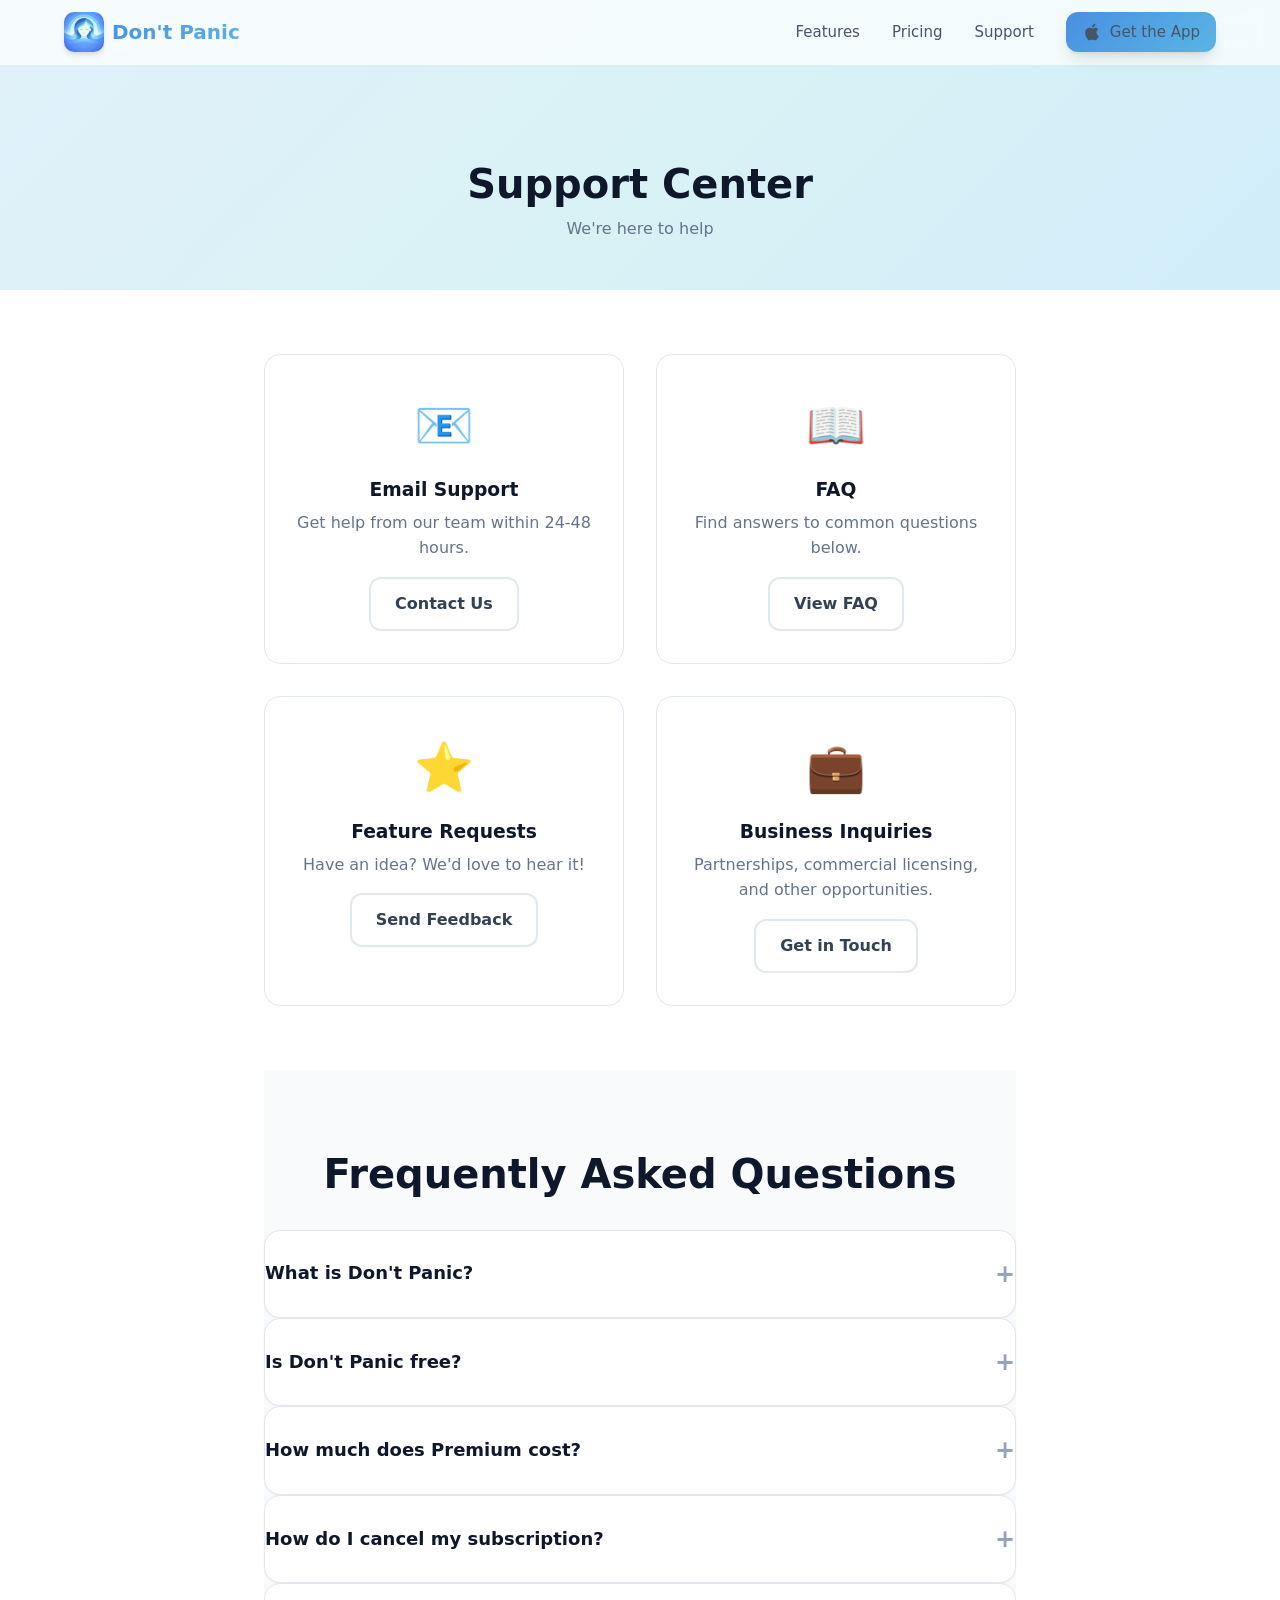
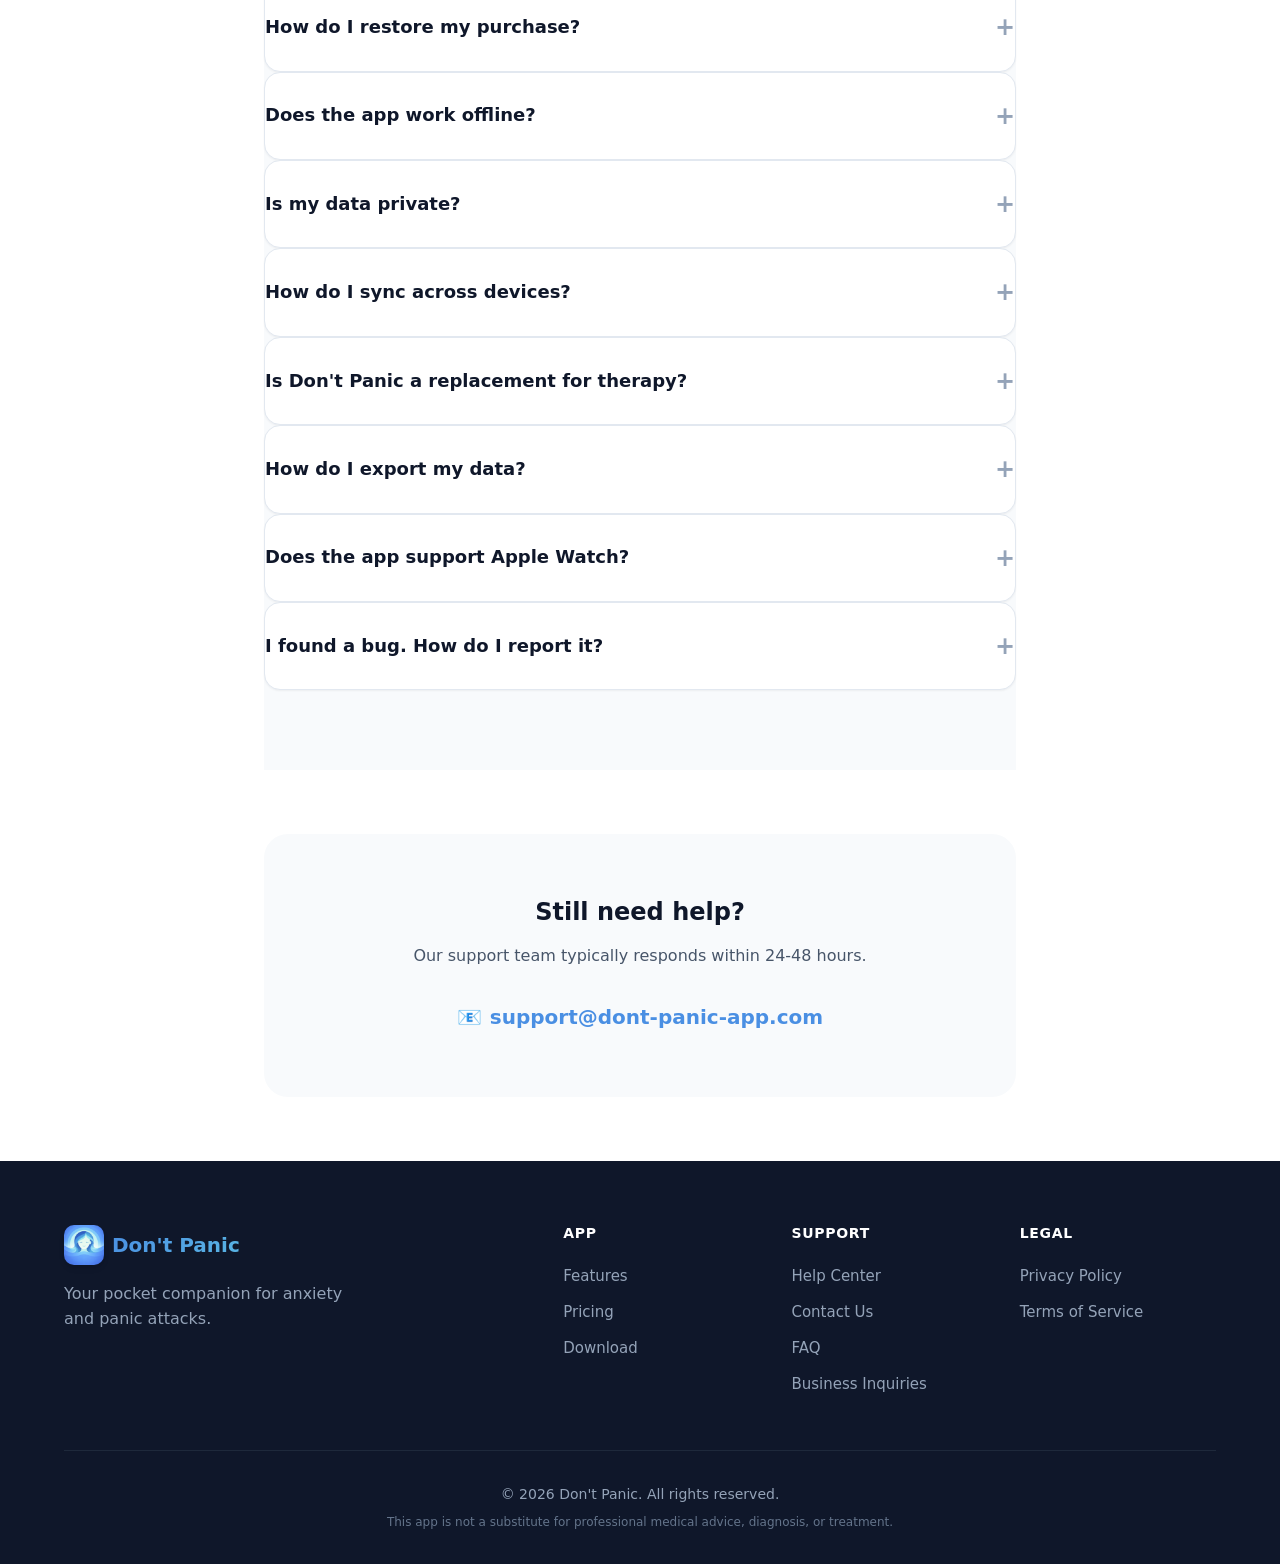
<file: support.html>
<!DOCTYPE html>
<html lang="en">
<head>
    <!-- Google tag (gtag.js) -->
    <script async src="https://www.googletagmanager.com/gtag/js?id=G-KNSSRLJZL7"></script>
    <script>
      window.dataLayer = window.dataLayer || [];
      function gtag(){dataLayer.push(arguments);}
      gtag('js', new Date());
      gtag('config', 'G-KNSSRLJZL7');
    </script>
    <meta charset="UTF-8">
    <meta name="viewport" content="width=device-width, initial-scale=1.0">
    <title>Support - Don't Panic App</title>
    <meta name="description" content="Get help with Don't Panic app. FAQs, contact support, and troubleshooting guides.">
    
    <!-- Open Graph -->
    <meta property="og:title" content="Support - Don't Panic App">
    <meta property="og:description" content="Get help with Don't Panic app. FAQs, contact support, and troubleshooting guides.">
    <meta property="og:image" content="https://dont-panic-app.com/og-image.png">
    <meta property="og:type" content="website">
    <meta property="og:url" content="https://dont-panic-app.com/support.html">
    <meta name="twitter:card" content="summary_large_image">
    <meta name="twitter:title" content="Support - Don't Panic App">
    <meta name="twitter:description" content="Get help with Don't Panic app. FAQs, contact support, and troubleshooting guides.">
    <meta name="twitter:image" content="https://dont-panic-app.com/og-image.png">
    
    <link rel="icon" type="image/png" href="favicon.png">
    <link rel="apple-touch-icon" href="app-icon.png">
    <link rel="stylesheet" href="style.css">
    <style>
        .support-grid {
            display: grid;
            grid-template-columns: repeat(2, 1fr);
            gap: 2rem;
            margin-bottom: 4rem;
        }
        
        .support-card {
            padding: 2rem;
            background: var(--white);
            border: 1px solid var(--gray-200);
            border-radius: var(--radius-lg);
            text-align: center;
            transition: all 0.3s;
        }
        
        .support-card:hover {
            transform: translateY(-4px);
            box-shadow: var(--shadow-lg);
            border-color: var(--primary-light);
        }
        
        .support-icon {
            font-size: 3rem;
            margin-bottom: 1rem;
        }
        
        .support-card h3 {
            margin-bottom: 0.5rem;
        }
        
        .support-card p {
            color: var(--gray-500);
            margin-bottom: 1rem;
        }
        
        .faq-section {
            max-width: 800px;
            margin: 0 auto;
        }
        
        .faq-item {
            border-bottom: 1px solid var(--gray-200);
            padding: 1.5rem 0;
        }
        
        .faq-question {
            font-size: 1.125rem;
            font-weight: 600;
            color: var(--gray-900);
            cursor: pointer;
            display: flex;
            justify-content: space-between;
            align-items: center;
        }
        
        .faq-question::after {
            content: '+';
            font-size: 1.5rem;
            color: var(--gray-400);
            transition: transform 0.3s;
        }
        
        .faq-item.active .faq-question::after {
            transform: rotate(45deg);
        }
        
        .faq-answer {
            padding-top: 1rem;
            color: var(--gray-600);
            display: none;
        }
        
        .faq-item.active .faq-answer {
            display: block;
        }
        
        .contact-section {
            background: var(--gray-50);
            padding: 4rem;
            border-radius: var(--radius-xl);
            text-align: center;
            margin-top: 4rem;
        }
        
        .contact-section h2 {
            margin-bottom: 1rem;
        }
        
        .contact-section p {
            color: var(--gray-600);
            margin-bottom: 2rem;
        }
        
        .contact-email {
            display: inline-flex;
            align-items: center;
            gap: 0.5rem;
            font-size: 1.25rem;
            font-weight: 600;
            color: var(--primary);
        }
        
        @media (max-width: 768px) {
            .support-grid {
                grid-template-columns: 1fr;
            }
        }
    </style>
</head>
<body>
    <!-- Navigation -->
    <nav class="navbar">
        <div class="container nav-container">
            <a href="/" class="logo">
                <img src="app-icon.png" alt="Don't Panic" class="logo-img">
                <span class="logo-text">Don't Panic</span>
            </a>
            <div class="nav-links">
                <a href="/#features">Features</a>
                <a href="/#pricing">Pricing</a>
                <a href="support.html">Support</a>
                <a href="https://apps.apple.com/app/dont-panic" class="btn btn-primary btn-sm">
                    <svg class="apple-icon" viewBox="0 0 24 24" fill="currentColor"><path d="M18.71 19.5c-.83 1.24-1.71 2.45-3.05 2.47-1.34.03-1.77-.79-3.29-.79-1.53 0-2 .77-3.27.82-1.31.05-2.3-1.32-3.14-2.53C4.25 17 2.94 12.45 4.7 9.39c.87-1.52 2.43-2.48 4.12-2.51 1.28-.02 2.5.87 3.29.87.78 0 2.26-1.07 3.81-.91.65.03 2.47.26 3.64 1.98-.09.06-2.17 1.28-2.15 3.81.03 3.02 2.65 4.03 2.68 4.04-.03.07-.42 1.44-1.38 2.83M13 3.5c.73-.83 1.94-1.46 2.94-1.5.13 1.17-.34 2.35-1.04 3.19-.69.85-1.83 1.51-2.95 1.42-.15-1.15.41-2.35 1.05-3.11z"/></svg>
                    Get the App
                </a>
            </div>
            <button class="mobile-menu-btn" aria-label="Menu" aria-expanded="false">
                <span></span>
                <span></span>
                <span></span>
            </button>
        </div>
    </nav>

    <!-- Page Header -->
    <section class="page-header">
        <div class="container">
            <h1>Support Center</h1>
            <p>We're here to help</p>
        </div>
    </section>

    <!-- Content -->
    <section class="page-content">
        <div class="container">
            
            <!-- Support Options -->
            <div class="support-grid">
                <div class="support-card">
                    <div class="support-icon">📧</div>
                    <h3>Email Support</h3>
                    <p>Get help from our team within 24-48 hours.</p>
                    <a href="mailto:support@dont-panic-app.com" class="btn btn-secondary">Contact Us</a>
                </div>
                
                <div class="support-card">
                    <div class="support-icon">📖</div>
                    <h3>FAQ</h3>
                    <p>Find answers to common questions below.</p>
                    <a href="#faq" class="btn btn-secondary">View FAQ</a>
                </div>
                
                <div class="support-card">
                    <div class="support-icon">⭐</div>
                    <h3>Feature Requests</h3>
                    <p>Have an idea? We'd love to hear it!</p>
                    <a href="mailto:feedback@dont-panic-app.com" class="btn btn-secondary">Send Feedback</a>
                </div>
                
                <div class="support-card">
                    <div class="support-icon">💼</div>
                    <h3>Business Inquiries</h3>
                    <p>Partnerships, commercial licensing, and other opportunities.</p>
                    <a href="mailto:inquiries@dont-panic-app.com" class="btn btn-secondary">Get in Touch</a>
                </div>
            </div>
            
            <!-- FAQ Section -->
            <div id="faq" class="faq-section">
                <h2 style="text-align: center; margin-bottom: 2rem;">Frequently Asked Questions</h2>
                
                <div class="faq-item">
                    <div class="faq-question">What is Don't Panic?</div>
                    <div class="faq-answer">
                        Don't Panic is a mobile app designed to help you manage anxiety and panic attacks. 
                        It provides guided breathing exercises, grounding techniques, meditations, educational 
                        lessons, journaling, and progress tracking—all based on evidence-based approaches 
                        like Cognitive Behavioral Therapy (CBT) and mindfulness.
                    </div>
                </div>
                
                <div class="faq-item">
                    <div class="faq-question">Is Don't Panic free?</div>
                    <div class="faq-answer">
                        Yes! The core panic relief tools are free forever, including the Panic Button with 
                        8-phase guidance, basic breathing exercises, and the 5-4-3-2-1 grounding technique. 
                        Premium features like the full lesson library, meditations, journal, and goals 
                        require a subscription after a 14-day free trial.
                    </div>
                </div>
                
                <div class="faq-item">
                    <div class="faq-question">How much does Premium cost?</div>
                    <div class="faq-answer">
                        Premium is available as a monthly subscription ($6.99/month) or annual subscription 
                        ($49.99/year). The annual plan saves you 40% compared to paying monthly. New users 
                        get a 14-day free trial of all premium features when they first install the app.
                    </div>
                </div>
                
                <div class="faq-item">
                    <div class="faq-question">How do I cancel my subscription?</div>
                    <div class="faq-answer">
                        To cancel your subscription:<br><br>
                        1. Open the <strong>Settings</strong> app on your iPhone<br>
                        2. Tap your name at the top<br>
                        3. Tap <strong>Subscriptions</strong><br>
                        4. Find <strong>Don't Panic</strong> and tap it<br>
                        5. Tap <strong>Cancel Subscription</strong><br><br>
                        You'll continue to have access until the end of your current billing period.
                    </div>
                </div>
                
                <div class="faq-item">
                    <div class="faq-question">How do I restore my purchase?</div>
                    <div class="faq-answer">
                        If you've previously subscribed and need to restore your purchase:<br><br>
                        1. Open the Don't Panic app<br>
                        2. Go to <strong>Settings</strong> (gear icon)<br>
                        3. Tap <strong>Restore Purchases</strong><br><br>
                        Make sure you're signed in with the same Apple ID you used to purchase.
                    </div>
                </div>
                
                <div class="faq-item">
                    <div class="faq-question">Does the app work offline?</div>
                    <div class="faq-answer">
                        Yes! All features work offline, including the Panic Button, breathing exercises, 
                        grounding techniques, and lessons. The only feature that requires internet is 
                        iCloud sync (to sync data across your devices).
                    </div>
                </div>
                
                <div class="faq-item">
                    <div class="faq-question">Is my data private?</div>
                    <div class="faq-answer">
                        Absolutely. Your data is stored locally on your device and optionally in your 
                        personal iCloud account. We do not have access to your journal entries, goals, 
                        or any personal content. We never sell your data. See our 
                        <a href="privacy.html">Privacy Policy</a> for details.
                    </div>
                </div>
                
                <div class="faq-item">
                    <div class="faq-question">How do I sync across devices?</div>
                    <div class="faq-answer">
                        With Premium, you can sync your data across all your Apple devices using iCloud. 
                        Make sure you're signed into the same Apple ID on all devices and have iCloud 
                        enabled for Don't Panic in your device settings.
                    </div>
                </div>
                
                <div class="faq-item">
                    <div class="faq-question">Is Don't Panic a replacement for therapy?</div>
                    <div class="faq-answer">
                        No. Don't Panic is a self-help wellness tool that complements professional treatment, 
                        but it is not a substitute for therapy, counseling, or medical care. If you're 
                        struggling with anxiety or panic disorder, we encourage you to seek help from a 
                        qualified mental health professional.
                    </div>
                </div>
                
                <div class="faq-item">
                    <div class="faq-question">How do I export my data?</div>
                    <div class="faq-answer">
                        Premium users can export their goals and journal entries. Go to the Goals or Journal 
                        section, tap the menu icon, and select "Export." You can export in JSON, CSV, or 
                        text format and share via email, Messages, or other apps.
                    </div>
                </div>
                
                <div class="faq-item">
                    <div class="faq-question">Does the app support Apple Watch?</div>
                    <div class="faq-answer">
                        Yes! The Apple Watch companion app gives you quick access to the Panic Button, 
                        breathing exercises, 5-4-3-2-1 grounding, and affirmations right from your wrist.
                    </div>
                </div>
                
                <div class="faq-item">
                    <div class="faq-question">I found a bug. How do I report it?</div>
                    <div class="faq-answer">
                        Please email us at <a href="mailto:bugs@dont-panic-app.com">bugs@dont-panic-app.com</a> 
                        with a description of the issue, what you expected to happen, your device model, 
                        and iOS version. Screenshots or screen recordings are very helpful!
                    </div>
                </div>
            </div>
            
            <!-- Contact Section -->
            <div class="contact-section">
                <h2>Still need help?</h2>
                <p>Our support team typically responds within 24-48 hours.</p>
                <a href="mailto:support@dont-panic-app.com" class="contact-email">
                    <span>📧</span>
                    <span>support@dont-panic-app.com</span>
                </a>
            </div>
            
        </div>
    </section>

    <!-- Footer -->
    <footer class="footer">
        <div class="container">
            <div class="footer-content">
                <div class="footer-brand">
                    <a href="/" class="logo">
                        <img src="app-icon.png" alt="Don't Panic" class="logo-img">
                        <span class="logo-text">Don't Panic</span>
                    </a>
                    <p>Your pocket companion for anxiety and panic attacks.</p>
                </div>
                
                <div class="footer-links">
                    <div class="footer-column">
                        <h4>App</h4>
                        <a href="/#features">Features</a>
                        <a href="/#pricing">Pricing</a>
                        <a href="https://apps.apple.com/app/dont-panic">Download</a>
                    </div>
                    
                    <div class="footer-column">
                        <h4>Support</h4>
                        <a href="support.html">Help Center</a>
                        <a href="mailto:support@dont-panic-app.com">Contact Us</a>
                        <a href="support.html#faq">FAQ</a>
                        <a href="mailto:inquiries@dont-panic-app.com">Business Inquiries</a>
                    </div>
                    
                    <div class="footer-column">
                        <h4>Legal</h4>
                        <a href="privacy.html">Privacy Policy</a>
                        <a href="terms.html">Terms of Service</a>
                    </div>
                </div>
            </div>
            
            <div class="footer-bottom">
                <p>&copy; 2026 Don't Panic. All rights reserved.</p>
                <p class="disclaimer">This app is not a substitute for professional medical advice, diagnosis, or treatment.</p>
            </div>
        </div>
    </footer>

    <script>
        // Mobile menu toggle with accessibility
        const menuBtn = document.querySelector('.mobile-menu-btn');
        const navLinks = document.querySelector('.nav-links');
        if (menuBtn && navLinks) {
            menuBtn.addEventListener('click', function() {
                const isOpen = navLinks.classList.toggle('active');
                this.classList.toggle('active');
                this.setAttribute('aria-expanded', isOpen);
            });
            navLinks.querySelectorAll('a').forEach(link => {
                link.addEventListener('click', () => {
                    navLinks.classList.remove('active');
                    menuBtn.classList.remove('active');
                    menuBtn.setAttribute('aria-expanded', 'false');
                });
            });
            document.addEventListener('click', function(e) {
                if (!menuBtn.contains(e.target) && !navLinks.contains(e.target)) {
                    navLinks.classList.remove('active');
                    menuBtn.classList.remove('active');
                    menuBtn.setAttribute('aria-expanded', 'false');
                }
            });
        }

        // FAQ toggle
        document.querySelectorAll('.faq-question').forEach(question => {
            question.addEventListener('click', () => {
                const item = question.parentElement;
                item.classList.toggle('active');
            });
        });
    </script>
</body>
</html>
</file>
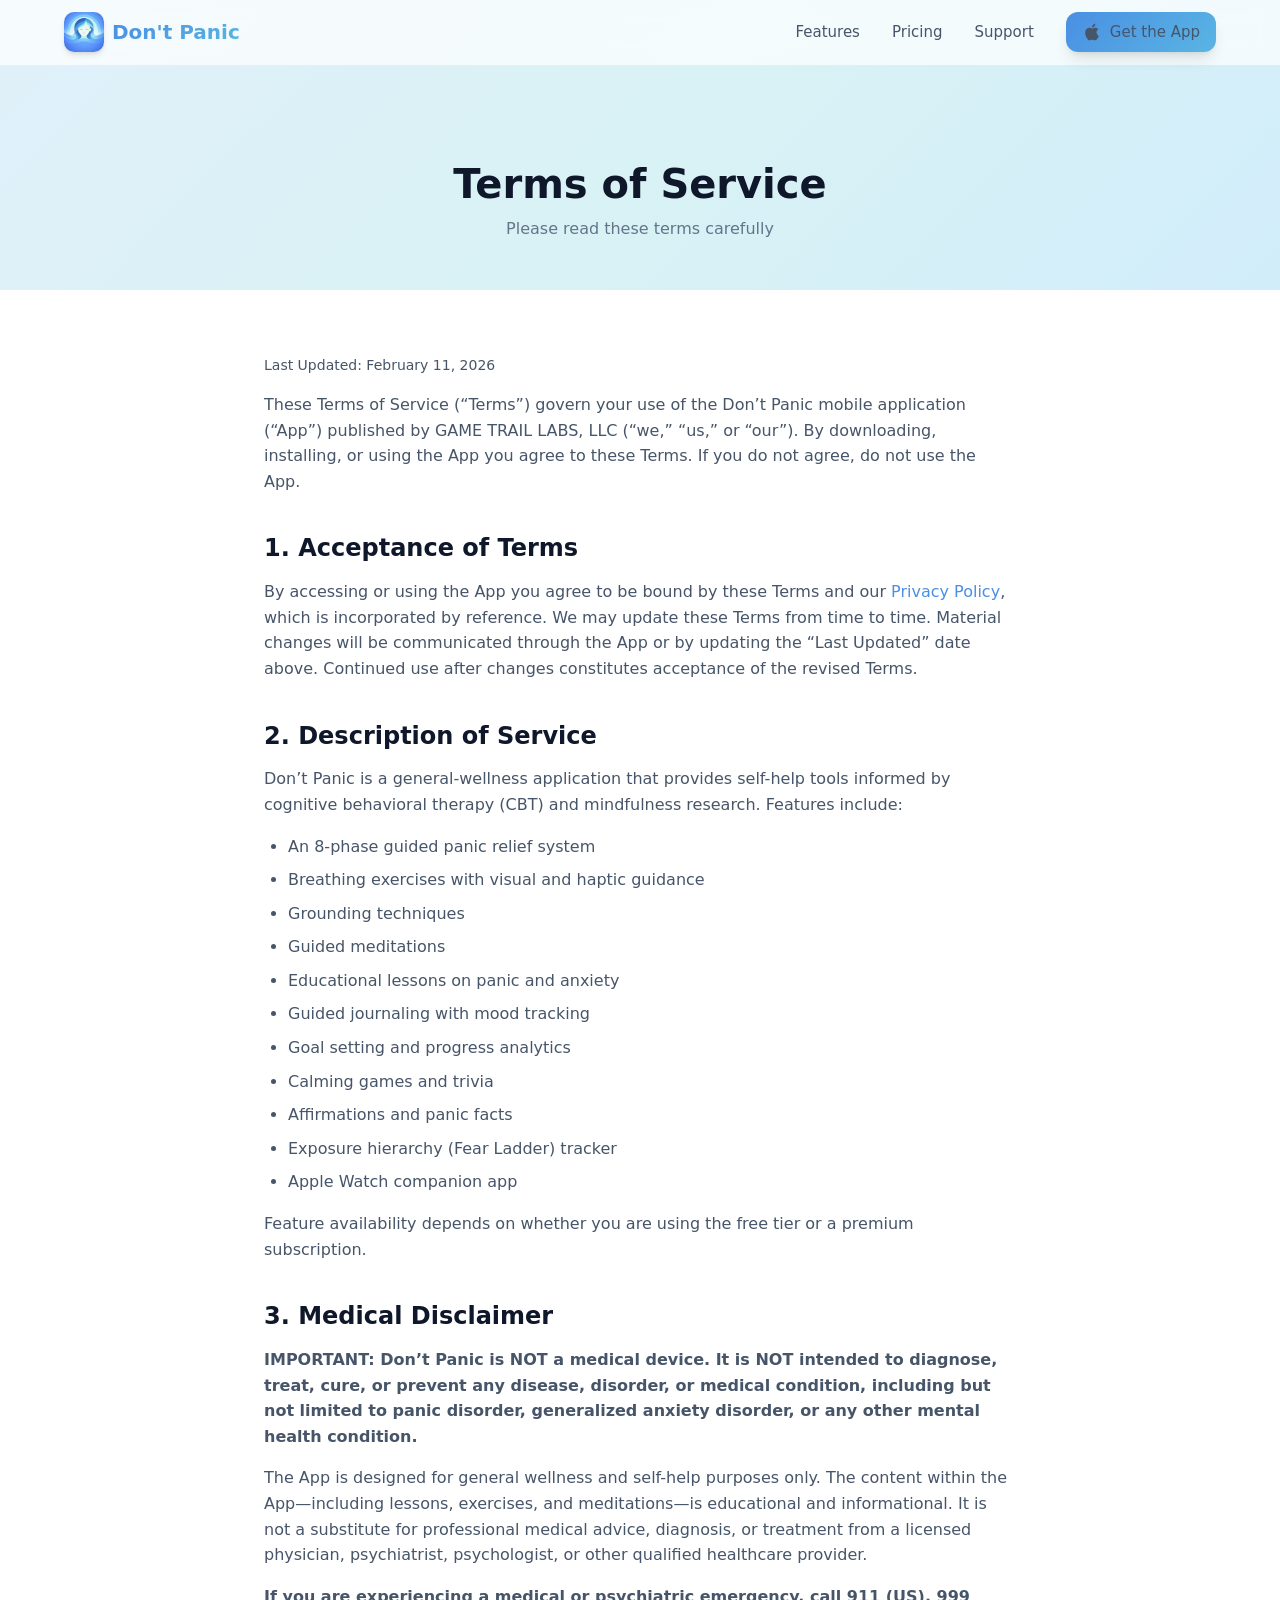
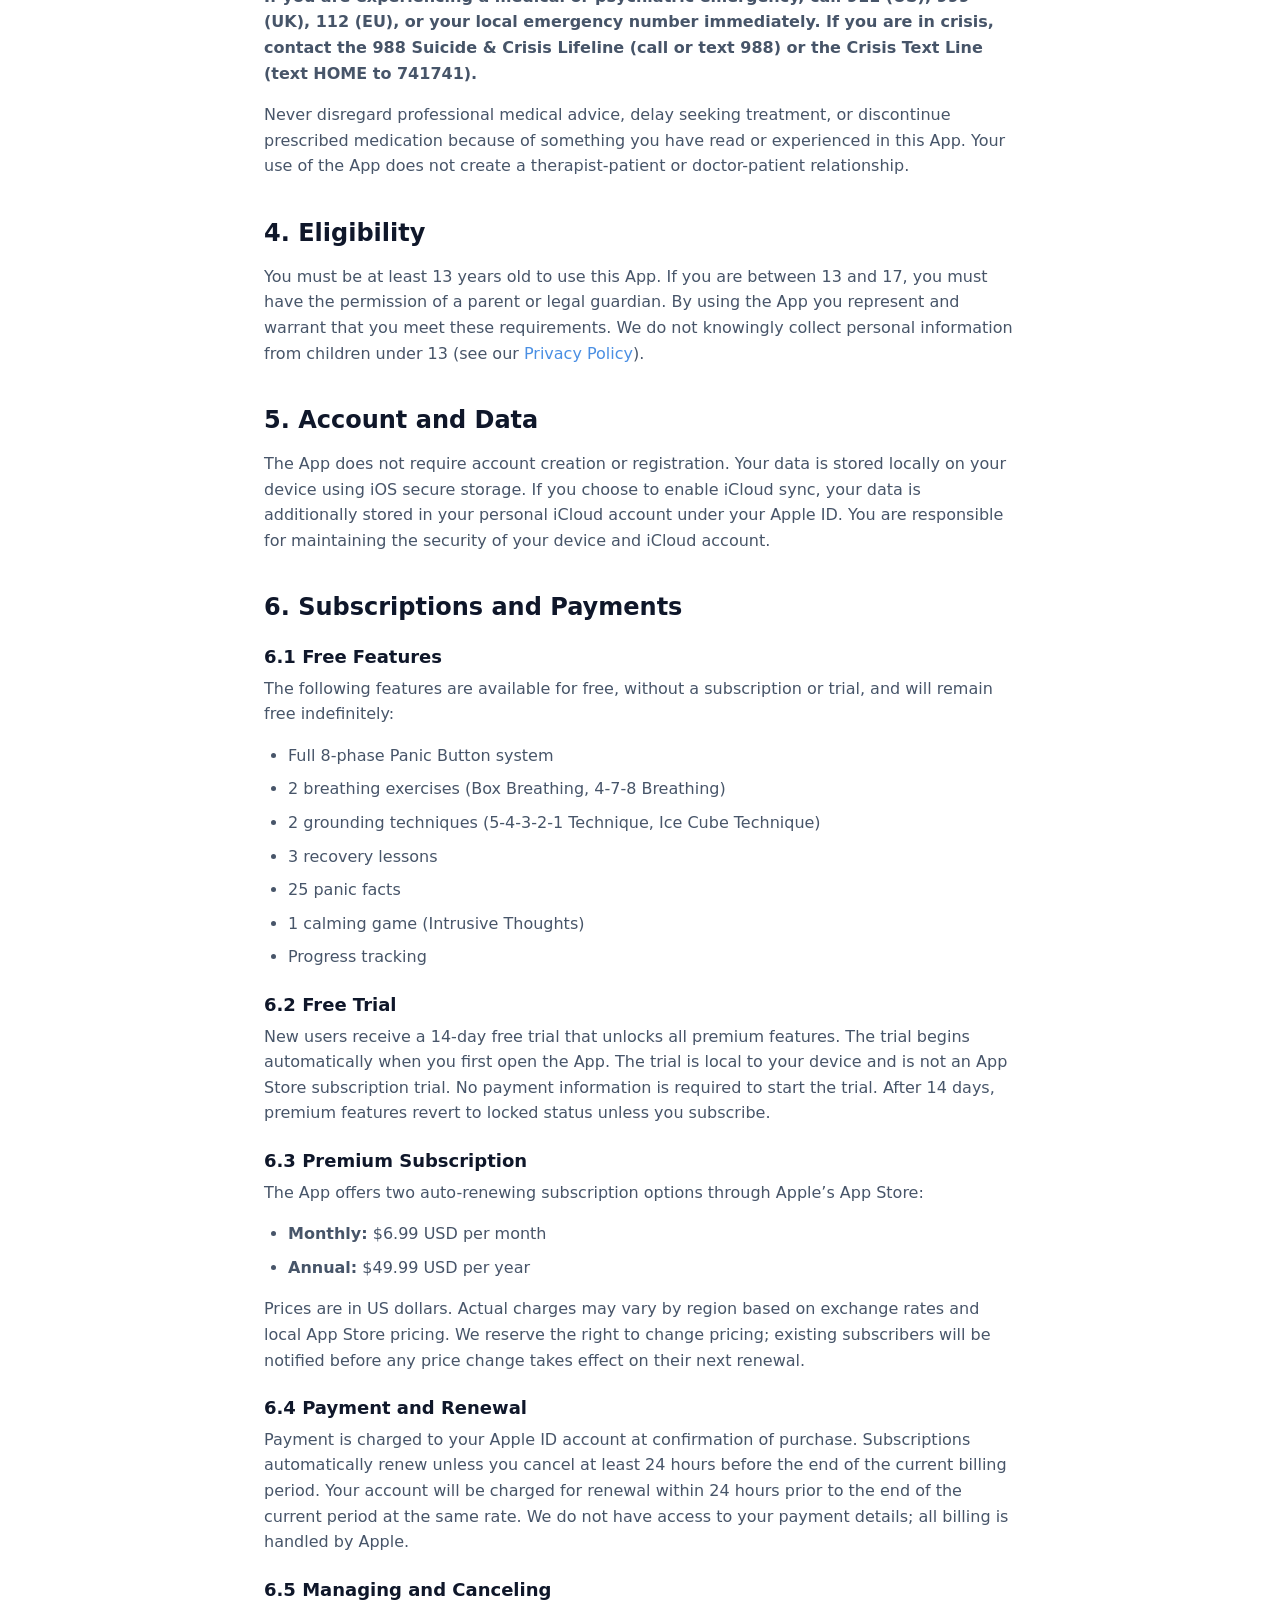
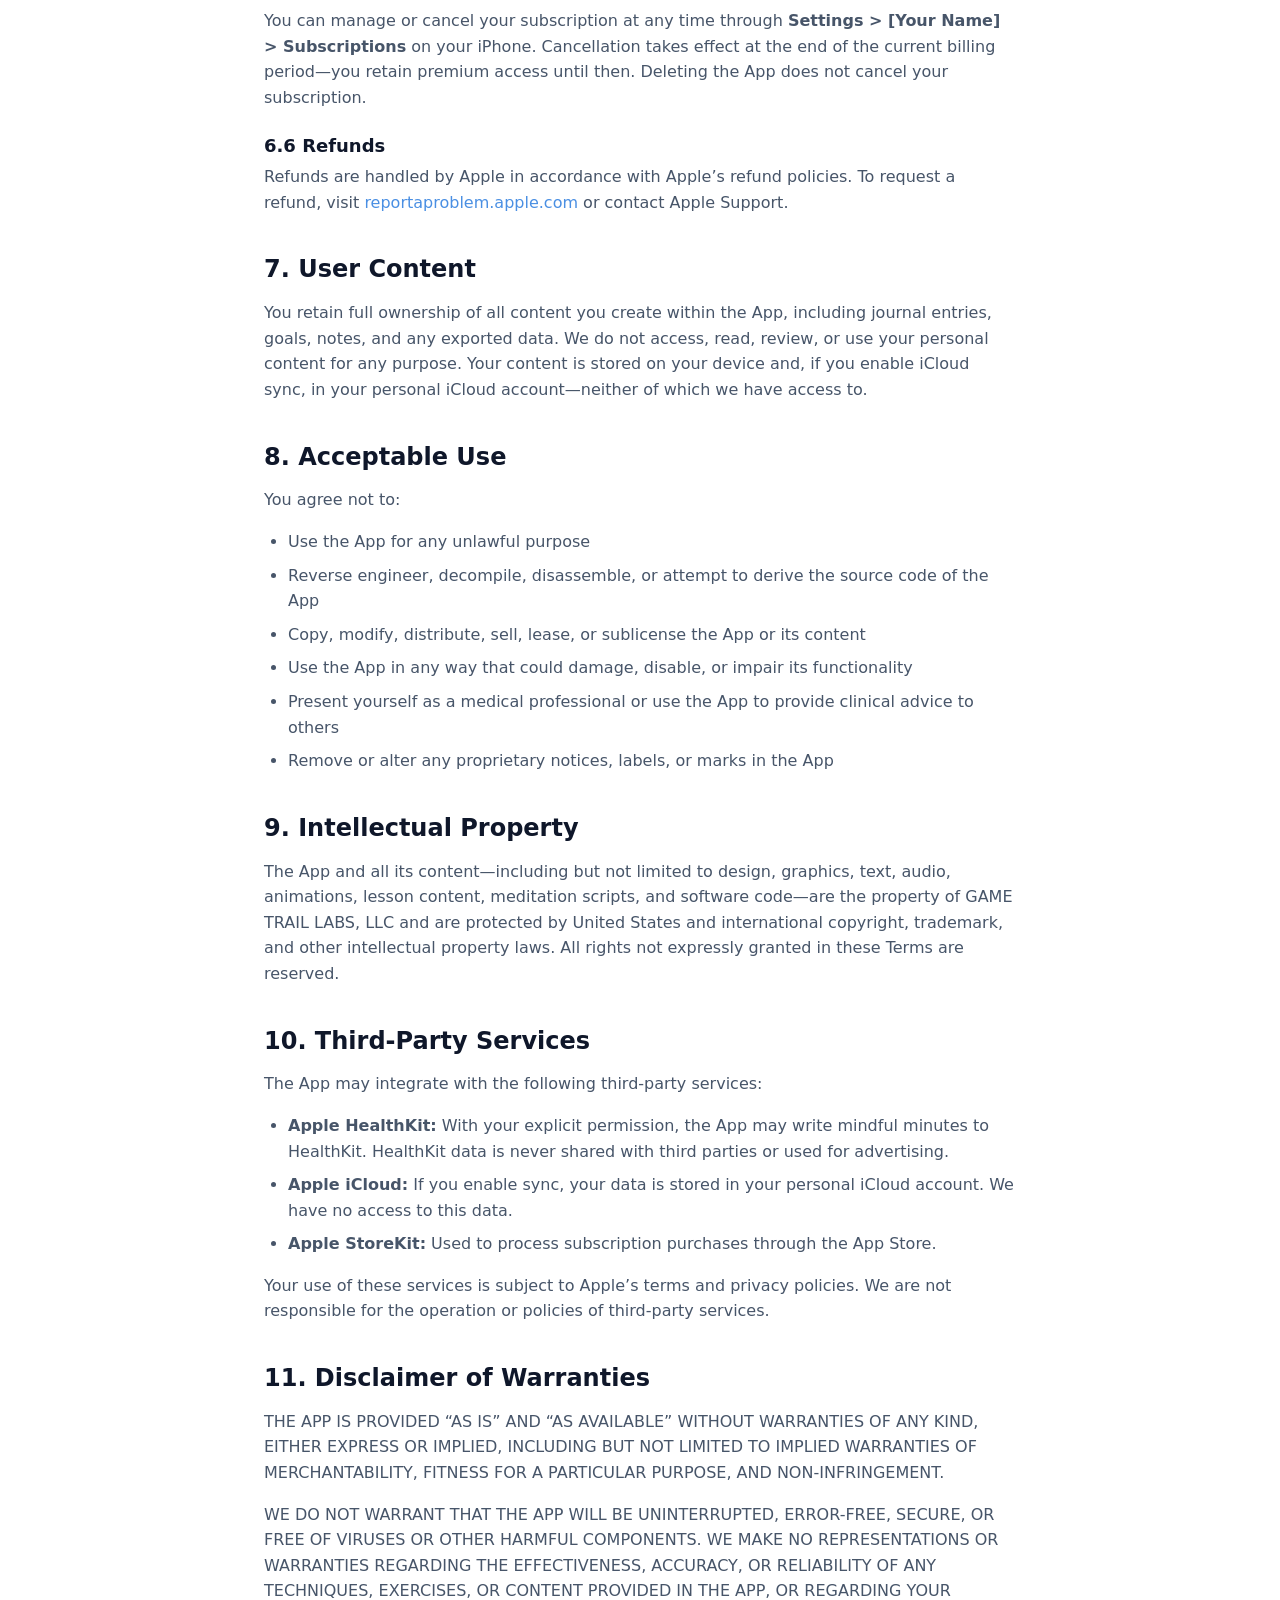
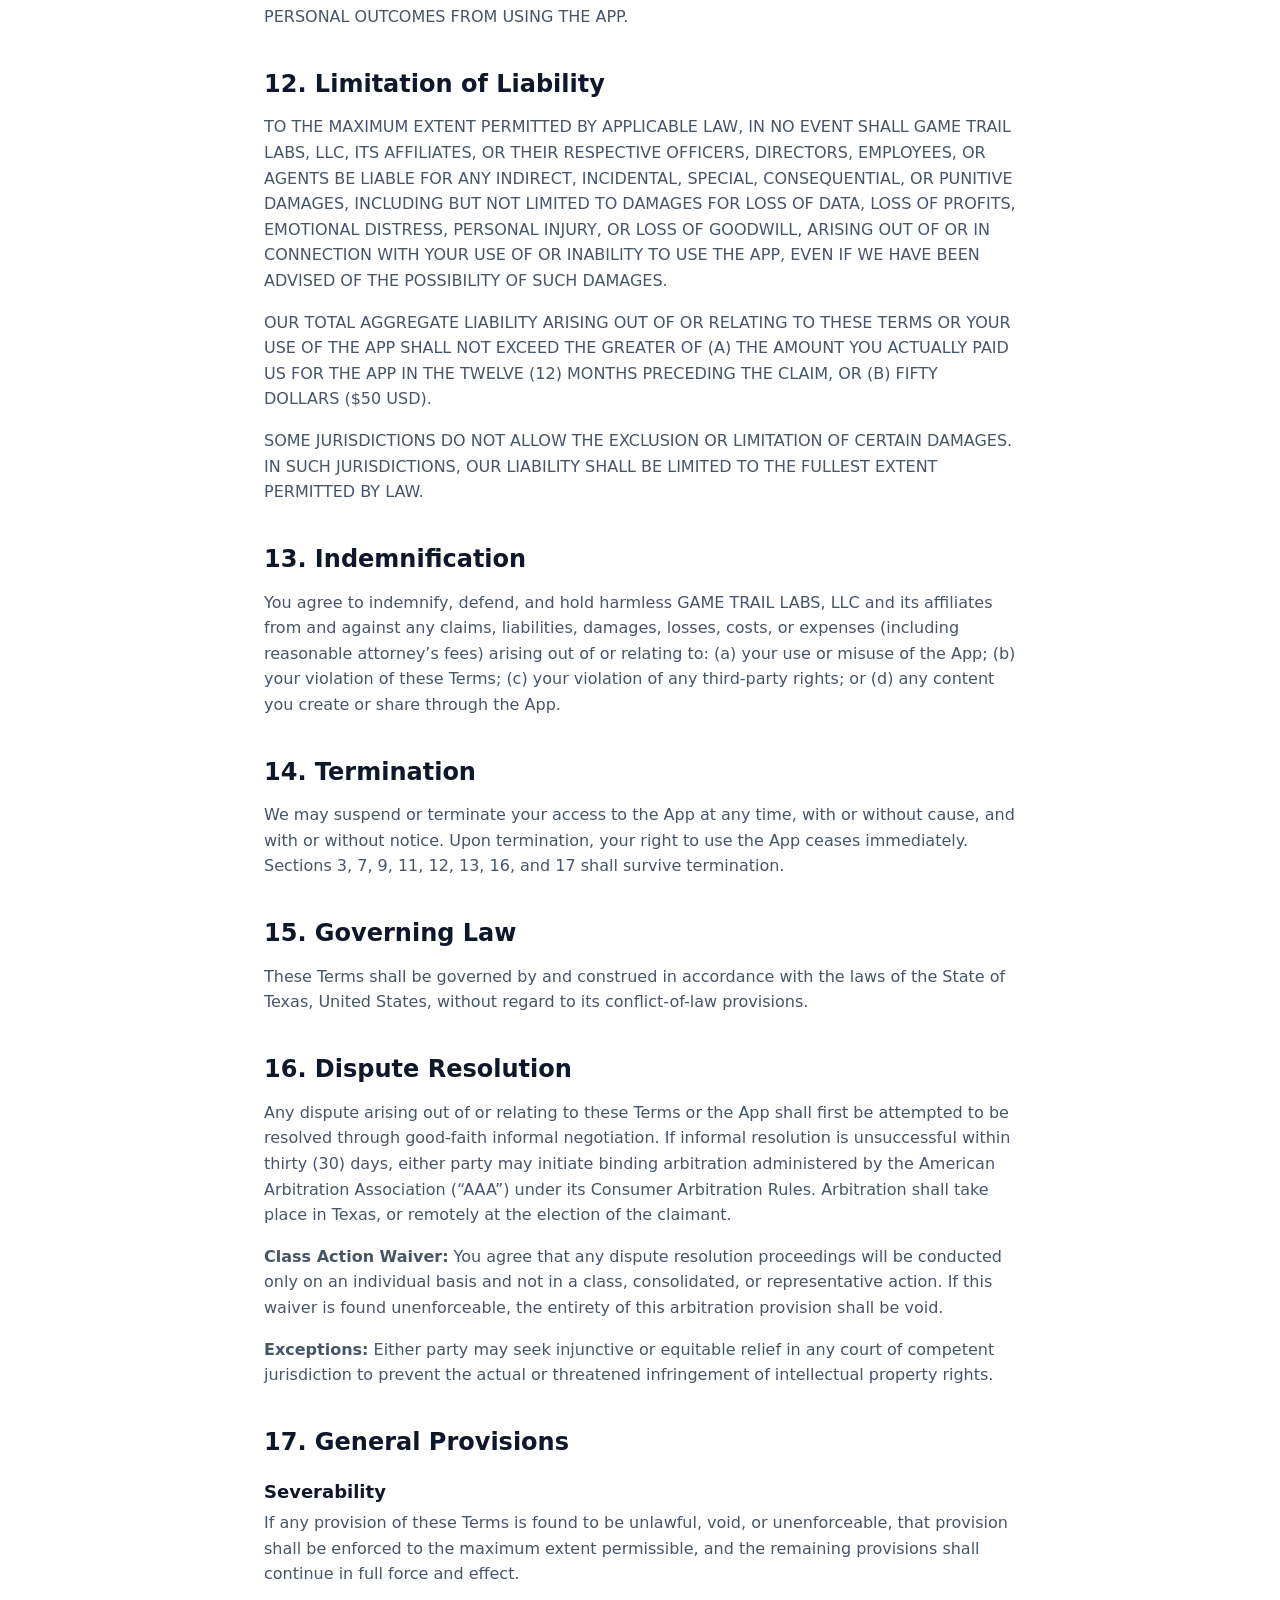
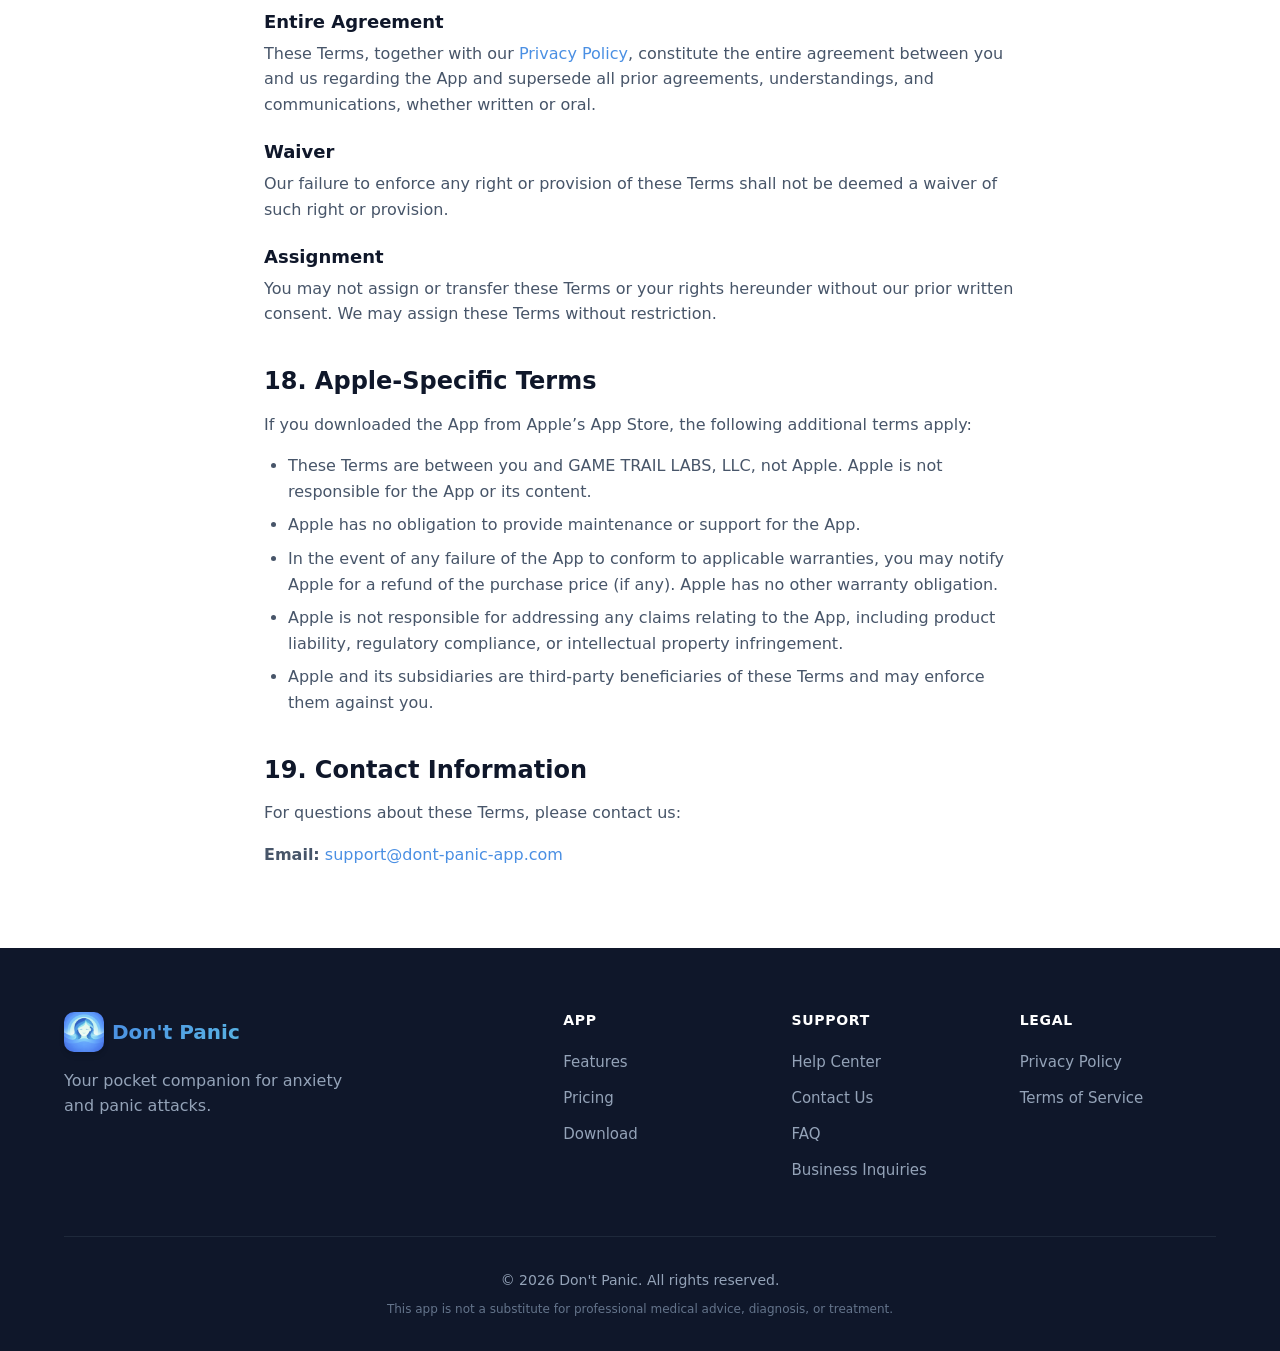
<file: terms.html>
<!DOCTYPE html>
<html lang="en">
<head>
    <!-- Google tag (gtag.js) -->
    <script async src="https://www.googletagmanager.com/gtag/js?id=G-KNSSRLJZL7"></script>
    <script>
      window.dataLayer = window.dataLayer || [];
      function gtag(){dataLayer.push(arguments);}
      gtag('js', new Date());
      gtag('config', 'G-KNSSRLJZL7');
    </script>
    <meta charset="UTF-8">
    <meta name="viewport" content="width=device-width, initial-scale=1.0">
    <title>Terms of Service - Don't Panic App</title>
    <meta name="description" content="Terms of Service for Don't Panic anxiety and panic attack relief app.">
    
    <!-- Open Graph -->
    <meta property="og:title" content="Terms of Service - Don't Panic App">
    <meta property="og:description" content="Terms of Service for Don't Panic anxiety and panic attack relief app.">
    <meta property="og:image" content="https://dont-panic-app.com/og-image.png">
    <meta property="og:type" content="website">
    <meta property="og:url" content="https://dont-panic-app.com/terms.html">
    <meta name="twitter:card" content="summary_large_image">
    <meta name="twitter:title" content="Terms of Service - Don't Panic App">
    <meta name="twitter:description" content="Terms of Service for Don't Panic anxiety and panic attack relief app.">
    <meta name="twitter:image" content="https://dont-panic-app.com/og-image.png">
    
    <link rel="icon" type="image/png" href="favicon.png">
    <link rel="apple-touch-icon" href="app-icon.png">
    <link rel="stylesheet" href="style.css">
</head>
<body>
    <!-- Navigation -->
    <nav class="navbar">
        <div class="container nav-container">
            <a href="/" class="logo">
                <img src="app-icon.png" alt="Don't Panic" class="logo-img">
                <span class="logo-text">Don't Panic</span>
            </a>
            <div class="nav-links">
                <a href="/#features">Features</a>
                <a href="/#pricing">Pricing</a>
                <a href="support.html">Support</a>
                <a href="https://apps.apple.com/app/dont-panic" class="btn btn-primary btn-sm">
                    <svg class="apple-icon" viewBox="0 0 24 24" fill="currentColor"><path d="M18.71 19.5c-.83 1.24-1.71 2.45-3.05 2.47-1.34.03-1.77-.79-3.29-.79-1.53 0-2 .77-3.27.82-1.31.05-2.3-1.32-3.14-2.53C4.25 17 2.94 12.45 4.7 9.39c.87-1.52 2.43-2.48 4.12-2.51 1.28-.02 2.5.87 3.29.87.78 0 2.26-1.07 3.81-.91.65.03 2.47.26 3.64 1.98-.09.06-2.17 1.28-2.15 3.81.03 3.02 2.65 4.03 2.68 4.04-.03.07-.42 1.44-1.38 2.83M13 3.5c.73-.83 1.94-1.46 2.94-1.5.13 1.17-.34 2.35-1.04 3.19-.69.85-1.83 1.51-2.95 1.42-.15-1.15.41-2.35 1.05-3.11z"/></svg>
                    Get the App
                </a>
            </div>
            <button class="mobile-menu-btn" aria-label="Menu" aria-expanded="false">
                <span></span>
                <span></span>
                <span></span>
            </button>
        </div>
    </nav>

    <!-- Page Header -->
    <section class="page-header">
        <div class="container">
            <h1>Terms of Service</h1>
            <p>Please read these terms carefully</p>
        </div>
    </section>

    <!-- Content -->
    <section class="page-content">
        <div class="container">
            <div class="legal-content">
                <p class="last-updated">Last Updated: February 11, 2026</p>

                <p>
                    These Terms of Service (&ldquo;Terms&rdquo;) govern your use of the Don&rsquo;t Panic mobile 
                    application (&ldquo;App&rdquo;) published by GAME TRAIL LABS, LLC (&ldquo;we,&rdquo; &ldquo;us,&rdquo; 
                    or &ldquo;our&rdquo;). By downloading, installing, or using the App you agree to these Terms. 
                    If you do not agree, do not use the App.
                </p>

                <h2>1. Acceptance of Terms</h2>
                <p>
                    By accessing or using the App you agree to be bound by these Terms and our 
                    <a href="privacy.html">Privacy Policy</a>, which is incorporated by reference. We may update 
                    these Terms from time to time. Material changes will be communicated through the App or by 
                    updating the &ldquo;Last Updated&rdquo; date above. Continued use after changes constitutes 
                    acceptance of the revised Terms.
                </p>

                <h2>2. Description of Service</h2>
                <p>
                    Don&rsquo;t Panic is a general-wellness application that provides self-help tools informed by 
                    cognitive behavioral therapy (CBT) and mindfulness research. Features include:
                </p>
                <ul>
                    <li>An 8-phase guided panic relief system</li>
                    <li>Breathing exercises with visual and haptic guidance</li>
                    <li>Grounding techniques</li>
                    <li>Guided meditations</li>
                    <li>Educational lessons on panic and anxiety</li>
                    <li>Guided journaling with mood tracking</li>
                    <li>Goal setting and progress analytics</li>
                    <li>Calming games and trivia</li>
                    <li>Affirmations and panic facts</li>
                    <li>Exposure hierarchy (Fear Ladder) tracker</li>
                    <li>Apple Watch companion app</li>
                </ul>
                <p>
                    Feature availability depends on whether you are using the free tier or a premium subscription.
                </p>

                <h2>3. Medical Disclaimer</h2>
                <p>
                    <strong>IMPORTANT: Don&rsquo;t Panic is NOT a medical device. It is NOT intended to diagnose, 
                    treat, cure, or prevent any disease, disorder, or medical condition, including but not limited 
                    to panic disorder, generalized anxiety disorder, or any other mental health condition.</strong>
                </p>
                <p>
                    The App is designed for general wellness and self-help purposes only. The content within the 
                    App&mdash;including lessons, exercises, and meditations&mdash;is educational and informational. 
                    It is not a substitute for professional medical advice, diagnosis, or treatment from a licensed 
                    physician, psychiatrist, psychologist, or other qualified healthcare provider.
                </p>
                <p>
                    <strong>If you are experiencing a medical or psychiatric emergency, call 911 (US), 999 (UK), 
                    112 (EU), or your local emergency number immediately. If you are in crisis, contact the 
                    988 Suicide &amp; Crisis Lifeline (call or text 988) or the Crisis Text Line 
                    (text HOME to 741741).</strong>
                </p>
                <p>
                    Never disregard professional medical advice, delay seeking treatment, or discontinue prescribed 
                    medication because of something you have read or experienced in this App. Your use of the App 
                    does not create a therapist-patient or doctor-patient relationship.
                </p>

                <h2>4. Eligibility</h2>
                <p>
                    You must be at least 13 years old to use this App. If you are between 13 and 17, you must have 
                    the permission of a parent or legal guardian. By using the App you represent and warrant that 
                    you meet these requirements. We do not knowingly collect personal information from children 
                    under 13 (see our <a href="privacy.html">Privacy Policy</a>).
                </p>

                <h2>5. Account and Data</h2>
                <p>
                    The App does not require account creation or registration. Your data is stored locally on your 
                    device using iOS secure storage. If you choose to enable iCloud sync, your data is additionally 
                    stored in your personal iCloud account under your Apple ID. You are responsible for maintaining 
                    the security of your device and iCloud account.
                </p>

                <h2>6. Subscriptions and Payments</h2>

                <h3>6.1 Free Features</h3>
                <p>
                    The following features are available for free, without a subscription or trial, and will 
                    remain free indefinitely:
                </p>
                <ul>
                    <li>Full 8-phase Panic Button system</li>
                    <li>2 breathing exercises (Box Breathing, 4-7-8 Breathing)</li>
                    <li>2 grounding techniques (5-4-3-2-1 Technique, Ice Cube Technique)</li>
                    <li>3 recovery lessons</li>
                    <li>25 panic facts</li>
                    <li>1 calming game (Intrusive Thoughts)</li>
                    <li>Progress tracking</li>
                </ul>

                <h3>6.2 Free Trial</h3>
                <p>
                    New users receive a 14-day free trial that unlocks all premium features. The trial begins 
                    automatically when you first open the App. The trial is local to your device and is not an 
                    App Store subscription trial. No payment information is required to start the trial. After 
                    14 days, premium features revert to locked status unless you subscribe.
                </p>

                <h3>6.3 Premium Subscription</h3>
                <p>The App offers two auto-renewing subscription options through Apple&rsquo;s App Store:</p>
                <ul>
                    <li><strong>Monthly:</strong> $6.99 USD per month</li>
                    <li><strong>Annual:</strong> $49.99 USD per year</li>
                </ul>
                <p>
                    Prices are in US dollars. Actual charges may vary by region based on exchange rates and 
                    local App Store pricing. We reserve the right to change pricing; existing subscribers will 
                    be notified before any price change takes effect on their next renewal.
                </p>

                <h3>6.4 Payment and Renewal</h3>
                <p>
                    Payment is charged to your Apple ID account at confirmation of purchase. Subscriptions 
                    automatically renew unless you cancel at least 24 hours before the end of the current 
                    billing period. Your account will be charged for renewal within 24 hours prior to the end 
                    of the current period at the same rate. We do not have access to your payment details; all 
                    billing is handled by Apple.
                </p>

                <h3>6.5 Managing and Canceling</h3>
                <p>
                    You can manage or cancel your subscription at any time through 
                    <strong>Settings &gt; [Your Name] &gt; Subscriptions</strong> on your iPhone. Cancellation 
                    takes effect at the end of the current billing period&mdash;you retain premium access until 
                    then. Deleting the App does not cancel your subscription.
                </p>

                <h3>6.6 Refunds</h3>
                <p>
                    Refunds are handled by Apple in accordance with Apple&rsquo;s refund policies. To request a 
                    refund, visit <a href="https://reportaproblem.apple.com" target="_blank" rel="noopener">reportaproblem.apple.com</a> 
                    or contact Apple Support.
                </p>

                <h2>7. User Content</h2>
                <p>
                    You retain full ownership of all content you create within the App, including journal entries, 
                    goals, notes, and any exported data. We do not access, read, review, or use your personal 
                    content for any purpose. Your content is stored on your device and, if you enable iCloud sync, 
                    in your personal iCloud account&mdash;neither of which we have access to.
                </p>

                <h2>8. Acceptable Use</h2>
                <p>You agree not to:</p>
                <ul>
                    <li>Use the App for any unlawful purpose</li>
                    <li>Reverse engineer, decompile, disassemble, or attempt to derive the source code of the App</li>
                    <li>Copy, modify, distribute, sell, lease, or sublicense the App or its content</li>
                    <li>Use the App in any way that could damage, disable, or impair its functionality</li>
                    <li>Present yourself as a medical professional or use the App to provide clinical advice to others</li>
                    <li>Remove or alter any proprietary notices, labels, or marks in the App</li>
                </ul>

                <h2>9. Intellectual Property</h2>
                <p>
                    The App and all its content&mdash;including but not limited to design, graphics, text, audio, 
                    animations, lesson content, meditation scripts, and software code&mdash;are the property of 
                    GAME TRAIL LABS, LLC and are protected by United States and international copyright, trademark, 
                    and other intellectual property laws. All rights not expressly granted in these Terms are reserved.
                </p>

                <h2>10. Third-Party Services</h2>
                <p>The App may integrate with the following third-party services:</p>
                <ul>
                    <li><strong>Apple HealthKit:</strong> With your explicit permission, the App may write mindful 
                    minutes to HealthKit. HealthKit data is never shared with third parties or used for advertising.</li>
                    <li><strong>Apple iCloud:</strong> If you enable sync, your data is stored in your personal 
                    iCloud account. We have no access to this data.</li>
                    <li><strong>Apple StoreKit:</strong> Used to process subscription purchases through the App Store.</li>
                </ul>
                <p>
                    Your use of these services is subject to Apple&rsquo;s terms and privacy policies. We are 
                    not responsible for the operation or policies of third-party services.
                </p>

                <h2>11. Disclaimer of Warranties</h2>
                <p>
                    THE APP IS PROVIDED &ldquo;AS IS&rdquo; AND &ldquo;AS AVAILABLE&rdquo; WITHOUT WARRANTIES OF 
                    ANY KIND, EITHER EXPRESS OR IMPLIED, INCLUDING BUT NOT LIMITED TO IMPLIED WARRANTIES OF 
                    MERCHANTABILITY, FITNESS FOR A PARTICULAR PURPOSE, AND NON-INFRINGEMENT.
                </p>
                <p>
                    WE DO NOT WARRANT THAT THE APP WILL BE UNINTERRUPTED, ERROR-FREE, SECURE, OR FREE OF VIRUSES 
                    OR OTHER HARMFUL COMPONENTS. WE MAKE NO REPRESENTATIONS OR WARRANTIES REGARDING THE 
                    EFFECTIVENESS, ACCURACY, OR RELIABILITY OF ANY TECHNIQUES, EXERCISES, OR CONTENT PROVIDED 
                    IN THE APP, OR REGARDING YOUR PERSONAL OUTCOMES FROM USING THE APP.
                </p>

                <h2>12. Limitation of Liability</h2>
                <p>
                    TO THE MAXIMUM EXTENT PERMITTED BY APPLICABLE LAW, IN NO EVENT SHALL GAME TRAIL LABS, LLC, ITS 
                    AFFILIATES, OR THEIR RESPECTIVE OFFICERS, DIRECTORS, EMPLOYEES, OR AGENTS BE LIABLE FOR ANY 
                    INDIRECT, INCIDENTAL, SPECIAL, CONSEQUENTIAL, OR PUNITIVE DAMAGES, INCLUDING BUT NOT LIMITED 
                    TO DAMAGES FOR LOSS OF DATA, LOSS OF PROFITS, EMOTIONAL DISTRESS, PERSONAL INJURY, OR LOSS 
                    OF GOODWILL, ARISING OUT OF OR IN CONNECTION WITH YOUR USE OF OR INABILITY TO USE THE APP, 
                    EVEN IF WE HAVE BEEN ADVISED OF THE POSSIBILITY OF SUCH DAMAGES.
                </p>
                <p>
                    OUR TOTAL AGGREGATE LIABILITY ARISING OUT OF OR RELATING TO THESE TERMS OR YOUR USE OF THE 
                    APP SHALL NOT EXCEED THE GREATER OF (A) THE AMOUNT YOU ACTUALLY PAID US FOR THE APP IN THE 
                    TWELVE (12) MONTHS PRECEDING THE CLAIM, OR (B) FIFTY DOLLARS ($50 USD).
                </p>
                <p>
                    SOME JURISDICTIONS DO NOT ALLOW THE EXCLUSION OR LIMITATION OF CERTAIN DAMAGES. IN SUCH 
                    JURISDICTIONS, OUR LIABILITY SHALL BE LIMITED TO THE FULLEST EXTENT PERMITTED BY LAW.
                </p>

                <h2>13. Indemnification</h2>
                <p>
                    You agree to indemnify, defend, and hold harmless GAME TRAIL LABS, LLC and its affiliates from and 
                    against any claims, liabilities, damages, losses, costs, or expenses (including reasonable 
                    attorney&rsquo;s fees) arising out of or relating to: (a) your use or misuse of the App; 
                    (b) your violation of these Terms; (c) your violation of any third-party rights; or 
                    (d) any content you create or share through the App.
                </p>

                <h2>14. Termination</h2>
                <p>
                    We may suspend or terminate your access to the App at any time, with or without cause, and 
                    with or without notice. Upon termination, your right to use the App ceases immediately. 
                    Sections 3, 7, 9, 11, 12, 13, 16, and 17 shall survive termination.
                </p>

                <h2>15. Governing Law</h2>
                <p>
                    These Terms shall be governed by and construed in accordance with the laws of the State of 
                    Texas, United States, without regard to its conflict-of-law provisions.
                </p>

                <h2>16. Dispute Resolution</h2>
                <p>
                    Any dispute arising out of or relating to these Terms or the App shall first be attempted 
                    to be resolved through good-faith informal negotiation. If informal resolution is unsuccessful 
                    within thirty (30) days, either party may initiate binding arbitration administered by the 
                    American Arbitration Association (&ldquo;AAA&rdquo;) under its Consumer Arbitration Rules. 
                    Arbitration shall take place in Texas, or remotely at the election of the 
                    claimant.
                </p>
                <p>
                    <strong>Class Action Waiver:</strong> You agree that any dispute resolution proceedings will 
                    be conducted only on an individual basis and not in a class, consolidated, or representative 
                    action. If this waiver is found unenforceable, the entirety of this arbitration provision shall 
                    be void.
                </p>
                <p>
                    <strong>Exceptions:</strong> Either party may seek injunctive or equitable relief in any court 
                    of competent jurisdiction to prevent the actual or threatened infringement of intellectual 
                    property rights.
                </p>

                <h2>17. General Provisions</h2>

                <h3>Severability</h3>
                <p>
                    If any provision of these Terms is found to be unlawful, void, or unenforceable, that provision 
                    shall be enforced to the maximum extent permissible, and the remaining provisions shall continue 
                    in full force and effect.
                </p>

                <h3>Entire Agreement</h3>
                <p>
                    These Terms, together with our <a href="privacy.html">Privacy Policy</a>, constitute the entire 
                    agreement between you and us regarding the App and supersede all prior agreements, 
                    understandings, and communications, whether written or oral.
                </p>

                <h3>Waiver</h3>
                <p>
                    Our failure to enforce any right or provision of these Terms shall not be deemed a waiver 
                    of such right or provision.
                </p>

                <h3>Assignment</h3>
                <p>
                    You may not assign or transfer these Terms or your rights hereunder without our prior 
                    written consent. We may assign these Terms without restriction.
                </p>

                <h2>18. Apple-Specific Terms</h2>
                <p>If you downloaded the App from Apple&rsquo;s App Store, the following additional terms apply:</p>
                <ul>
                    <li>These Terms are between you and GAME TRAIL LABS, LLC, not Apple. Apple is not responsible for the App or its content.</li>
                    <li>Apple has no obligation to provide maintenance or support for the App.</li>
                    <li>In the event of any failure of the App to conform to applicable warranties, you may notify Apple for a refund of the purchase price (if any). Apple has no other warranty obligation.</li>
                    <li>Apple is not responsible for addressing any claims relating to the App, including product liability, regulatory compliance, or intellectual property infringement.</li>
                    <li>Apple and its subsidiaries are third-party beneficiaries of these Terms and may enforce them against you.</li>
                </ul>

                <h2>19. Contact Information</h2>
                <p>For questions about these Terms, please contact us:</p>
                <p>
                    <strong>Email:</strong> <a href="mailto:support@dont-panic-app.com">support@dont-panic-app.com</a>
                </p>
            </div>
        </div>
    </section>

    <!-- Footer -->
    <footer class="footer">
        <div class="container">
            <div class="footer-content">
                <div class="footer-brand">
                    <a href="/" class="logo">
                        <img src="app-icon.png" alt="Don't Panic" class="logo-img">
                        <span class="logo-text">Don't Panic</span>
                    </a>
                    <p>Your pocket companion for anxiety and panic attacks.</p>
                </div>
                
                <div class="footer-links">
                    <div class="footer-column">
                        <h4>App</h4>
                        <a href="/#features">Features</a>
                        <a href="/#pricing">Pricing</a>
                        <a href="https://apps.apple.com/app/dont-panic">Download</a>
                    </div>
                    
                    <div class="footer-column">
                        <h4>Support</h4>
                        <a href="support.html">Help Center</a>
                        <a href="mailto:support@dont-panic-app.com">Contact Us</a>
                        <a href="support.html#faq">FAQ</a>
                        <a href="mailto:inquiries@dont-panic-app.com">Business Inquiries</a>
                    </div>
                    
                    <div class="footer-column">
                        <h4>Legal</h4>
                        <a href="privacy.html">Privacy Policy</a>
                        <a href="terms.html">Terms of Service</a>
                    </div>
                </div>
            </div>
            
            <div class="footer-bottom">
                <p>&copy; 2026 Don't Panic. All rights reserved.</p>
                <p class="disclaimer">This app is not a substitute for professional medical advice, diagnosis, or treatment.</p>
            </div>
        </div>
    </footer>

    <script>
        // Mobile menu toggle with accessibility
        const menuBtn = document.querySelector('.mobile-menu-btn');
        const navLinks = document.querySelector('.nav-links');
        if (menuBtn && navLinks) {
            menuBtn.addEventListener('click', function() {
                const isOpen = navLinks.classList.toggle('active');
                this.classList.toggle('active');
                this.setAttribute('aria-expanded', isOpen);
            });
            navLinks.querySelectorAll('a').forEach(link => {
                link.addEventListener('click', () => {
                    navLinks.classList.remove('active');
                    menuBtn.classList.remove('active');
                    menuBtn.setAttribute('aria-expanded', 'false');
                });
            });
            document.addEventListener('click', function(e) {
                if (!menuBtn.contains(e.target) && !navLinks.contains(e.target)) {
                    navLinks.classList.remove('active');
                    menuBtn.classList.remove('active');
                    menuBtn.setAttribute('aria-expanded', 'false');
                }
            });
        }
    </script>
</body>
</html>
</file>
<file: style.css>
/* ===== CSS Variables - Don't Panic Brand Colors ===== */
:root {
    /* Primary Brand Colors (from app DesignSystem.swift) */
    --primary: rgb(74, 143, 227);           /* 0.29, 0.56, 0.89 - blue */
    --primary-dark: rgb(59, 128, 212);
    --primary-light: rgb(89, 181, 227);     /* 0.35, 0.71, 0.89 - cyan */
    --secondary: rgb(89, 181, 227);
    --accent: rgb(102, 217, 153);           /* 0.4, 0.85, 0.6 - success green */
    --dark: #1e293b;
    --gray-900: #0f172a;
    --gray-800: #1e293b;
    --gray-700: #334155;
    --gray-600: #475569;
    --gray-500: #64748b;
    --gray-400: #94a3b8;
    --gray-300: #cbd5e1;
    --gray-200: #e2e8f0;
    --gray-100: #f1f5f9;
    --gray-50: #f8fafc;
    --white: #ffffff;
    /* Brand Gradients */
    --gradient: linear-gradient(135deg, rgb(74, 143, 227) 0%, rgb(89, 181, 227) 100%);
    --gradient-soft: linear-gradient(135deg, rgb(224, 240, 250) 0%, rgb(217, 242, 245) 50%, rgb(209, 237, 250) 100%);
    --shadow-sm: 0 1px 2px 0 rgb(0 0 0 / 0.05);
    --shadow: 0 4px 6px -1px rgb(0 0 0 / 0.1), 0 2px 4px -2px rgb(0 0 0 / 0.1);
    --shadow-md: 0 10px 15px -3px rgb(0 0 0 / 0.1), 0 4px 6px -4px rgb(0 0 0 / 0.1);
    --shadow-lg: 0 20px 25px -5px rgb(0 0 0 / 0.1), 0 8px 10px -6px rgb(0 0 0 / 0.1);
    --shadow-xl: 0 25px 50px -12px rgb(0 0 0 / 0.25);
    --radius-sm: 0.375rem;
    --radius: 0.5rem;
    --radius-md: 0.75rem;
    --radius-lg: 1rem;
    --radius-xl: 1.5rem;
    --radius-full: 9999px;
}

/* ===== Reset & Base ===== */
*, *::before, *::after {
    box-sizing: border-box;
    margin: 0;
    padding: 0;
}

html {
    scroll-behavior: smooth;
}

body {
    font-family: -apple-system, BlinkMacSystemFont, 'SF Pro Display', 'SF Pro Rounded', system-ui, sans-serif;
    font-size: 16px;
    line-height: 1.6;
    color: var(--gray-700);
    background: var(--white);
    -webkit-font-smoothing: antialiased;
}

img {
    max-width: 100%;
    height: auto;
}

a {
    color: var(--primary);
    text-decoration: none;
    transition: color 0.2s;
}

a:hover {
    color: var(--primary-dark);
}

h1, h2, h3, h4, h5, h6 {
    color: var(--gray-900);
    font-weight: 700;
    line-height: 1.2;
}

/* ===== Layout ===== */
.container {
    max-width: 1200px;
    margin: 0 auto;
    padding: 0 1.5rem;
}

/* ===== Buttons ===== */
.btn {
    display: inline-flex;
    align-items: center;
    justify-content: center;
    gap: 0.5rem;
    padding: 0.75rem 1.5rem;
    font-size: 1rem;
    font-weight: 600;
    border-radius: var(--radius-md);
    border: none;
    cursor: pointer;
    transition: all 0.2s;
    text-decoration: none;
}

.btn-sm {
    padding: 0.5rem 1rem;
    font-size: 0.875rem;
}

.btn-lg {
    padding: 0.875rem 1.75rem;
    font-size: 1rem;
    white-space: nowrap;
}

.btn-primary {
    background: var(--gradient);
    color: var(--white);
    box-shadow: var(--shadow-md);
}

.btn-primary:hover {
    transform: translateY(-2px);
    box-shadow: var(--shadow-lg);
    color: var(--white);
}

.btn-secondary {
    background: var(--white);
    color: var(--gray-700);
    border: 2px solid var(--gray-200);
}

.btn-secondary:hover {
    border-color: var(--primary);
    color: var(--primary);
}

.btn-white {
    background: var(--white);
    color: var(--primary);
    box-shadow: var(--shadow-md);
}

.btn-white:hover {
    transform: translateY(-2px);
    box-shadow: var(--shadow-lg);
    color: var(--primary-dark);
}

.apple-icon {
    width: 1.25rem;
    height: 1.25rem;
}

/* ===== Announcement Banner ===== */
.announcement-banner {
    position: fixed;
    top: 0;
    left: 0;
    right: 0;
    z-index: 1001;
    background: var(--gradient);
    color: var(--white);
    text-align: center;
    padding: 0.5rem 1rem;
    font-size: 0.875rem;
    font-weight: 500;
}

.announcement-banner strong {
    font-weight: 700;
}

/* ===== Navigation ===== */
.navbar {
    position: fixed;
    top: 0;
    left: 0;
    right: 0;
    z-index: 1000;
    background: rgba(255, 255, 255, 0.7);
    backdrop-filter: blur(12px);
    -webkit-backdrop-filter: blur(12px);
    border-bottom: 1px solid transparent;
    transition: background 0.3s, border-color 0.3s, box-shadow 0.3s;
}

.navbar.scrolled {
    background: rgba(255, 255, 255, 0.95);
    border-bottom: 1px solid var(--gray-200);
    box-shadow: 0 1px 12px rgba(0, 0, 0, 0.08);
}

.nav-container {
    display: flex;
    align-items: center;
    justify-content: space-between;
    height: 4rem;
}

.logo {
    display: flex;
    align-items: center;
    gap: 0.5rem;
    font-weight: 700;
    font-size: 1.25rem;
    color: var(--gray-900);
}

.logo:hover {
    color: var(--gray-900);
}

.logo-icon {
    font-size: 1.5rem;
}

.logo-img {
    width: 40px;
    height: 40px;
    border-radius: 10px;
    box-shadow: var(--shadow);
}

.logo-text {
    font-weight: 700;
    background: var(--gradient);
    -webkit-background-clip: text;
    -webkit-text-fill-color: transparent;
    background-clip: text;
}

.mobile-badge {
    display: inline-flex;
    align-items: center;
    gap: 0.5rem;
    padding: 0.5rem 1rem;
    background: rgba(74, 143, 227, 0.1);
    border: 1px solid rgba(74, 143, 227, 0.2);
    border-radius: var(--radius-full);
    font-size: 0.8rem;
    font-weight: 600;
    color: var(--primary);
    margin-bottom: 1rem;
}

.mobile-badge .badge-icon {
    width: 16px;
    height: 16px;
    fill: var(--primary);
}

/* Hero Logo */
.hero-logo {
    margin-bottom: 1.5rem;
}

.hero-logo-img {
    width: 120px;
    height: 120px;
    border-radius: 28px;
    box-shadow: var(--shadow-lg);
}

.hero-eyebrow {
    font-size: 0.875rem;
    font-weight: 700;
    letter-spacing: 3px;
    text-transform: uppercase;
    color: var(--primary);
    margin-bottom: 0.75rem;
}

.hero-tagline {
    font-size: 1.2rem;
    font-weight: 600;
    color: var(--primary);
    margin-bottom: 1.25rem;
    max-width: 420px;
}

.nav-links {
    display: flex;
    align-items: center;
    gap: 2rem;
}

.nav-links a {
    color: var(--gray-600);
    font-weight: 500;
    font-size: 0.9375rem;
}

.nav-links a:hover {
    color: var(--primary);
}

.mobile-menu-btn {
    display: none;
    flex-direction: column;
    gap: 5px;
    background: none;
    border: none;
    cursor: pointer;
    padding: 0.5rem;
}

.mobile-menu-btn span {
    display: block;
    width: 24px;
    height: 2px;
    background: var(--gray-700);
    transition: all 0.3s;
}

/* ===== Hero Section ===== */
.hero {
    position: relative;
    padding: 10rem 0 10rem;
    background: var(--gradient-soft);
    overflow: visible;
}

.hero-container {
    display: grid;
    grid-template-columns: 1fr 1fr;
    gap: 4rem;
    align-items: center;
}

.badge {
    display: inline-block;
    padding: 0.5rem 1rem;
    background: var(--white);
    border-radius: var(--radius-full);
    font-size: 0.875rem;
    font-weight: 600;
    color: var(--primary);
    margin-bottom: 1.5rem;
    box-shadow: var(--shadow);
}

.hero h1 {
    font-size: 3rem;
    margin-bottom: 0.5rem;
    background: var(--gradient);
    -webkit-background-clip: text;
    -webkit-text-fill-color: transparent;
    background-clip: text;
}

.hero-subtitle {
    font-size: 1.0625rem;
    color: var(--gray-600);
    margin-bottom: 1.75rem;
    max-width: 480px;
    line-height: 1.7;
}

.hero-buttons {
    display: flex;
    gap: 0.75rem;
    margin-bottom: 2rem;
}

.hero-stats {
    display: flex;
    gap: 0;
    background: var(--white);
    border-radius: var(--radius-lg);
    box-shadow: var(--shadow-md);
    overflow: hidden;
    border: 1px solid var(--gray-200);
}

.stat {
    display: flex;
    flex-direction: column;
    align-items: center;
    text-align: center;
    padding: 1.25rem 2rem;
    position: relative;
    flex: 1;
}

.stat + .stat {
    border-left: 1px solid var(--gray-200);
}

.stat-number {
    font-size: 2rem;
    font-weight: 800;
    line-height: 1;
    background: var(--gradient);
    -webkit-background-clip: text;
    -webkit-text-fill-color: transparent;
    background-clip: text;
}

.stat-label {
    font-size: 0.8125rem;
    color: var(--gray-500);
    margin-top: 0.375rem;
    font-weight: 500;
}

.hero-image {
    display: flex;
    justify-content: center;
    position: relative;
}

.hero-image::before {
    display: none;
}

@keyframes float {
    0%, 100% { transform: translateY(0); }
    50% { transform: translateY(-12px); }
}

.hero-screenshot {
    max-width: 300px;
    width: 100%;
    border-radius: 2.5rem;
    box-shadow: 0 25px 60px -15px rgba(0, 0, 0, 0.2);
    animation: float 5s ease-in-out infinite;
}

.hero-wave {
    position: absolute;
    bottom: 0;
    left: 0;
    right: 0;
}

.hero-wave svg {
    display: block;
    width: 100%;
}

/* ===== Wave Dividers ===== */
.wave-divider {
    position: absolute;
    left: 0;
    right: 0;
    width: 100%;
    overflow: hidden;
    line-height: 0;
}

.wave-divider svg {
    display: block;
    width: 100%;
    height: 60px;
}

.wave-divider.wave-bottom {
    bottom: 0;
}

.wave-divider.wave-top {
    top: 0;
}

/* ===== Section Styles ===== */
.section-header {
    text-align: center;
    max-width: 700px;
    margin: 0 auto 4rem;
}

.section-header h2 {
    font-size: 2.5rem;
    margin-bottom: 1rem;
}

.section-header p {
    font-size: 1.125rem;
    color: var(--gray-500);
}

/* ===== Features Section ===== */
.features {
    position: relative;
    padding: 6rem 0 8rem;
}

.features-grid {
    display: grid;
    grid-template-columns: repeat(4, 1fr);
    gap: 1.5rem;
}

.feature-card {
    position: relative;
    padding: 2rem;
    background: var(--white);
    border: 1px solid var(--gray-200);
    border-radius: var(--radius-lg);
    transition: all 0.3s;
}

.feature-card:hover {
    transform: translateY(-4px);
    box-shadow: var(--shadow-lg);
    border-color: var(--primary-light);
}

.feature-card.featured {
    border: 2px solid var(--primary);
    background: linear-gradient(to bottom right, var(--white), rgb(224, 240, 250));
}

.feature-icon {
    width: 48px;
    height: 48px;
    margin-bottom: 1rem;
    display: flex;
    align-items: center;
    justify-content: center;
    background: var(--gradient);
    border-radius: var(--radius-md);
    padding: 10px;
}

.feature-icon svg {
    width: 28px;
    height: 28px;
    fill: var(--white);
}

.feature-card h3 {
    font-size: 1.125rem;
    margin-bottom: 0.5rem;
}

.feature-card p {
    font-size: 0.9375rem;
    color: var(--gray-500);
}

.feature-badge {
    position: absolute;
    top: 1rem;
    right: 1rem;
    padding: 0.25rem 0.75rem;
    background: var(--primary);
    color: var(--white);
    font-size: 0.75rem;
    font-weight: 600;
    border-radius: var(--radius-full);
}

/* ===== Built For Section ===== */
.built-for-section {
    padding: 5rem 0;
    background: linear-gradient(180deg, var(--gray-50) 0%, white 100%);
}

.built-for {
    max-width: 850px;
    margin: 0 auto;
    text-align: center;
}

.built-for h3 {
    font-size: 2rem;
    font-weight: 700;
    color: var(--gray-900);
    margin-bottom: 2.5rem;
}

.built-for-list {
    display: grid;
    grid-template-columns: repeat(2, 1fr);
    gap: 1.5rem;
    max-width: 800px;
    margin: 0 auto;
}

.built-for-item {
    display: flex;
    align-items: flex-start;
    gap: 0.75rem;
    padding: 1.5rem;
    background: white;
    border: 1px solid var(--gray-200);
    border-radius: var(--radius-lg);
    font-size: 1rem;
    color: var(--gray-700);
    text-align: left;
    line-height: 1.6;
    box-shadow: 0 1px 3px rgba(0, 0, 0, 0.05);
    transition: all 0.2s ease;
}

.built-for-item:hover {
    border-color: var(--primary);
    box-shadow: 0 4px 12px rgba(74, 143, 227, 0.15);
    transform: translateY(-2px);
}

.built-for-item::before {
    content: '✓';
    display: flex;
    align-items: center;
    justify-content: center;
    width: 24px;
    height: 24px;
    min-width: 24px;
    background: var(--gradient);
    color: white;
    border-radius: 50%;
    font-weight: 700;
    font-size: 0.875rem;
    margin-top: 0.125rem;
}

/* ===== Feature Groups ===== */
.feature-group {
    margin-bottom: 2.5rem;
}

.feature-group:last-child {
    margin-bottom: 0;
}

.feature-group-label {
    font-size: 0.8125rem;
    font-weight: 700;
    text-transform: uppercase;
    letter-spacing: 0.1em;
    color: var(--primary);
    margin-bottom: 1.25rem;
    padding-left: 0.25rem;
}

.features-grid-3 {
    grid-template-columns: repeat(3, 1fr);
}

/* ===== How It Works ===== */
.how-it-works {
    position: relative;
    padding: 6rem 0 8rem;
    background: var(--gray-50);
}

.how-it-works .section-header h2 {
    background: var(--gradient);
    -webkit-background-clip: text;
    -webkit-text-fill-color: transparent;
    background-clip: text;
}

.steps {
    display: flex;
    align-items: center;
    justify-content: center;
    gap: 2rem;
}

.step {
    text-align: center;
    max-width: 280px;
}

.step-number {
    display: inline-flex;
    align-items: center;
    justify-content: center;
    width: 3rem;
    height: 3rem;
    background: var(--gradient);
    color: var(--white);
    font-size: 1.25rem;
    font-weight: 700;
    border-radius: var(--radius-full);
    margin-bottom: 1rem;
}

.step h3 {
    font-size: 1.25rem;
    margin-bottom: 0.5rem;
}

.step p {
    color: var(--gray-500);
}

.step-arrow {
    font-size: 2rem;
    color: var(--gray-300);
}

/* ===== 8-Phase Panic System ===== */
.panic-phases {
    max-width: 900px;
    margin: 0 auto;
}

.phase-row {
    display: grid;
    grid-template-columns: repeat(4, 1fr);
    gap: 1.25rem;
    margin-bottom: 1.25rem;
}

.phase {
    background: var(--white);
    border: 1px solid var(--gray-200);
    border-radius: var(--radius-lg);
    padding: 1.5rem 1.25rem;
    text-align: center;
    transition: all 0.3s;
}

.phase:hover {
    transform: translateY(-3px);
    box-shadow: var(--shadow-md);
    border-color: var(--primary-light);
}

.phase-number {
    display: inline-flex;
    align-items: center;
    justify-content: center;
    width: 2.25rem;
    height: 2.25rem;
    background: var(--gradient);
    color: var(--white);
    font-size: 0.875rem;
    font-weight: 700;
    border-radius: var(--radius-full);
    margin-bottom: 0.75rem;
    box-shadow: 0 4px 12px rgba(74, 143, 227, 0.3);
}

.phase-content h4 {
    font-size: 1rem;
    margin-bottom: 0.375rem;
    color: var(--gray-900);
}

.phase-content p {
    font-size: 0.8125rem;
    color: var(--gray-500);
    line-height: 1.5;
}

.panic-note {
    text-align: center;
    margin-top: 2.5rem;
    padding: 1.25rem 1.75rem;
    background: white;
    border: 2px solid rgba(74, 143, 227, 0.2);
    border-radius: var(--radius-lg);
    max-width: 600px;
    margin-left: auto;
    margin-right: auto;
    box-shadow: 0 2px 8px rgba(74, 143, 227, 0.08);
}

.panic-note p {
    font-size: 0.9375rem;
    color: var(--gray-700);
    margin: 0;
}

.panic-note strong {
    color: var(--primary);
}

/* ===== Free Tier Callout ===== */
.free-tier-callout {
    text-align: center;
    max-width: 700px;
    margin: 0 auto 2rem;
    padding: 2.5rem;
    background: var(--gradient-soft);
    border: 2px solid rgba(74, 143, 227, 0.15);
    border-radius: var(--radius-xl);
}

.free-tier-callout h3 {
    font-size: 1.375rem;
    margin-bottom: 0.5rem;
    color: var(--gray-900);
}

.free-tier-callout > p {
    color: var(--gray-500);
    margin-bottom: 1.5rem;
}

.free-features-list {
    display: grid;
    grid-template-columns: repeat(2, 1fr);
    gap: 0.625rem;
    text-align: left;
    max-width: 480px;
    margin: 0 auto;
}

.free-feature {
    font-size: 0.9375rem;
    color: var(--gray-700);
    font-weight: 500;
}

.premium-intro {
    text-align: center;
    font-size: 1.125rem;
    color: var(--gray-500);
    margin-bottom: 2rem;
}

/* ===== Footer Crisis Links ===== */
.footer-crisis-links {
    display: flex;
    justify-content: center;
    gap: 1.5rem;
    margin-top: 0.75rem;
    flex-wrap: wrap;
}

.footer-crisis-links a {
    color: var(--gray-400);
    font-size: 0.875rem;
    font-weight: 500;
    transition: color 0.2s;
}

.footer-crisis-links a:hover {
    color: var(--white);
}

@media (max-width: 768px) {
    .phase-row {
        grid-template-columns: repeat(2, 1fr);
    }
    
    .free-features-list {
        grid-template-columns: 1fr;
    }
    
    .footer-crisis-links {
        flex-direction: column;
        align-items: center;
        gap: 0.75rem;
    }
}

@media (max-width: 480px) {
    .phase-row {
        grid-template-columns: 1fr;
    }
}

/* ===== Pricing Section ===== */
.pricing {
    position: relative;
    padding: 6rem 0 8rem;
}

.premium-card {
    position: relative;
    max-width: 480px;
    margin: 0 auto;
    padding: 2.5rem 2rem;
    background: var(--white);
    border: 2px solid var(--primary);
    border-radius: var(--radius-xl);
    box-shadow: var(--shadow-lg);
    text-align: center;
}

.plan-toggle {
    display: inline-flex;
    background: var(--gray-100);
    border-radius: var(--radius-full);
    padding: 0.25rem;
    margin-bottom: 1.5rem;
}

.plan-option {
    padding: 0.5rem 1.5rem;
    border: none;
    background: none;
    font-size: 0.9375rem;
    font-weight: 600;
    color: var(--gray-500);
    border-radius: var(--radius-full);
    cursor: pointer;
    transition: all 0.2s;
}

.plan-option.active {
    background: var(--primary);
    color: var(--white);
    box-shadow: 0 1px 3px rgba(0,0,0,0.15);
}

.plan-pricing {
    margin-bottom: 1.5rem;
}

.plan-pricing.hidden {
    display: none;
}

.price {
    display: flex;
    align-items: baseline;
    justify-content: center;
    gap: 0.25rem;
}

.price .amount {
    font-size: 3rem;
    font-weight: 700;
    color: var(--gray-900);
}

.price .period {
    font-size: 1rem;
    color: var(--gray-500);
}

.savings {
    display: inline-block;
    margin-top: 0.5rem;
    padding: 0.25rem 0.75rem;
    background: #dcfce7;
    color: #16a34a;
    font-size: 0.75rem;
    font-weight: 600;
    border-radius: var(--radius-full);
}

.pricing-features {
    list-style: none;
    margin-bottom: 2rem;
    text-align: left;
}

.pricing-features li {
    padding: 0.625rem 0;
    padding-left: 1.75rem;
    font-size: 0.9375rem;
    color: var(--gray-600);
    border-bottom: 1px solid var(--gray-100);
    position: relative;
}

.pricing-features li::before {
    content: '';
    position: absolute;
    left: 0;
    top: 50%;
    transform: translateY(-50%);
    width: 18px;
    height: 18px;
    background: var(--primary);
    border-radius: 50%;
    background-image: url("data:image/svg+xml,%3Csvg xmlns='http://www.w3.org/2000/svg' viewBox='0 0 24 24' fill='white'%3E%3Cpath d='M9 16.17L4.83 12l-1.42 1.41L9 19 21 7l-1.41-1.41z'/%3E%3C/svg%3E");
    background-size: 12px;
    background-position: center;
    background-repeat: no-repeat;
}

.pricing-features li:first-child {
    font-weight: 600;
    color: var(--gray-900);
    padding-left: 0;
}

.pricing-features li:first-child::before {
    display: none;
}

.pricing-features li:last-child {
    border-bottom: none;
}

.premium-card .btn {
    width: 100%;
}

.pricing-note {
    text-align: center;
    margin-top: 2rem;
    padding: 1.5rem;
    background: var(--gradient-soft);
    border-radius: var(--radius-lg);
    max-width: 600px;
    margin-left: auto;
    margin-right: auto;
}

.pricing-note p {
    color: var(--gray-600);
    font-size: 0.9375rem;
}

.pricing-note strong {
    color: var(--gray-900);
}

/* ===== Trust Section ===== */
.trust {
    padding: 6rem 0;
    background: var(--gray-50);
}

/* ===== Founder Story ===== */
.founder-story {
    text-align: center;
    max-width: 680px;
    margin: 0 auto 3rem;
}

.founder-story h2 {
    font-size: 2rem;
    margin-bottom: 1.5rem;
    background: var(--gradient);
    -webkit-background-clip: text;
    -webkit-text-fill-color: transparent;
    background-clip: text;
}

.founder-quote {
    text-align: left;
}

.founder-quote p {
    font-size: 1.0625rem;
    line-height: 1.8;
    color: var(--gray-600);
    margin-bottom: 1rem;
}

.founder-quote p:last-of-type {
    font-weight: 700;
    font-size: 1.125rem;
    background: var(--gradient);
    -webkit-background-clip: text;
    -webkit-text-fill-color: transparent;
    background-clip: text;
    margin-top: 1.5rem;
}

.founder-name {
    margin-top: 1.25rem;
    font-weight: 700;
    color: var(--primary);
    font-size: 0.9375rem;
}

.trust-details {
    text-align: center;
    max-width: 700px;
    margin: 0 auto;
    padding-top: 2.5rem;
    border-top: 1px solid var(--gray-200);
}

.trust-subtitle {
    font-size: 1rem;
    color: var(--gray-500);
    margin-bottom: 2rem;
}

.trust-content {
    text-align: center;
    max-width: 700px;
    margin: 0 auto;
}

.trust h2 {
    font-size: 2rem;
    margin-bottom: 1rem;
}

.trust p {
    font-size: 1.125rem;
    color: var(--gray-600);
    margin-bottom: 2rem;
}

.trust-badges {
    display: flex;
    justify-content: center;
    gap: 3rem;
}

.trust-badge {
    display: flex;
    flex-direction: column;
    align-items: center;
    gap: 0.75rem;
}

.trust-icon {
    width: 32px;
    height: 32px;
    fill: var(--primary);
}

.trust-badge span:last-child {
    font-size: 0.875rem;
    font-weight: 600;
    color: var(--gray-700);
}

/* ===== Star Rating (Hero) ===== */
.star-rating {
    display: inline-flex;
    align-items: center;
    gap: 0.5rem;
    margin-bottom: 1.5rem;
}

.star-rating .stars {
    color: #f59e0b;
    font-size: 1.25rem;
    letter-spacing: 2px;
}

.star-rating .rating-text {
    font-size: 0.9rem;
    font-weight: 600;
    color: var(--gray-600);
}

/* ===== Testimonials Section ===== */
.testimonials {
    padding: 6rem 0;
    background: var(--white);
}

.testimonials-grid {
    display: grid;
    grid-template-columns: repeat(2, 1fr);
    gap: 2rem;
}

.testimonial-card {
    padding: 2rem;
    background: var(--gray-50);
    border-radius: var(--radius-xl);
    border: 1px solid var(--gray-200);
    transition: all 0.3s;
}

.testimonial-card:hover {
    box-shadow: var(--shadow-lg);
    transform: translateY(-4px);
}

.testimonial-card.featured {
    background: var(--gradient-soft);
    border: 2px solid var(--primary-light);
}

.testimonial-quote {
    font-size: 1.0625rem;
    line-height: 1.7;
    color: var(--gray-700);
    margin-bottom: 1.5rem;
    font-style: italic;
}

.testimonial-author {
    display: flex;
    align-items: center;
    gap: 1rem;
}

.author-avatar {
    width: 48px;
    height: 48px;
    border-radius: 50%;
    background: var(--gradient);
    color: var(--white);
    display: flex;
    align-items: center;
    justify-content: center;
    font-weight: 700;
    font-size: 1.25rem;
}

.author-info {
    display: flex;
    flex-direction: column;
}

.author-name {
    font-weight: 600;
    color: var(--gray-900);
}

.author-detail {
    font-size: 0.875rem;
    color: var(--gray-500);
}

/* ===== Expert Endorsement ===== */
.expert-endorsement {
    margin-top: 4rem;
    padding: 3rem;
    background: var(--white);
    border-radius: var(--radius-xl);
    border: 1px solid var(--gray-200);
    text-align: center;
    max-width: 800px;
    margin-left: auto;
    margin-right: auto;
}

.expert-endorsement blockquote {
    font-size: 1.125rem;
    line-height: 1.8;
    color: var(--gray-600);
    font-style: italic;
    margin-bottom: 1.5rem;
    position: relative;
}

.expert-endorsement blockquote::before {
    content: '"';
    font-size: 4rem;
    color: var(--primary-light);
    position: absolute;
    top: -1rem;
    left: 50%;
    transform: translateX(-50%);
    opacity: 0.3;
    font-family: Georgia, serif;
}

.expert-info {
    display: flex;
    justify-content: center;
}

.expert-credentials {
    display: flex;
    flex-direction: column;
}

.expert-name {
    font-weight: 700;
    color: var(--gray-900);
    font-size: 1.125rem;
}

.expert-title {
    font-size: 0.875rem;
    color: var(--primary);
}

/* ===== CTA Section ===== */
.cta {
    position: relative;
    padding: 8rem 0 6rem;
    background: var(--gradient);
    text-align: center;
}

.cta h2 {
    font-size: 2.5rem;
    color: var(--white);
    margin-bottom: 1rem;
}

.cta p {
    font-size: 1.25rem;
    color: rgba(255, 255, 255, 0.9);
    margin-bottom: 2rem;
}

/* ===== Footer ===== */
.footer {
    padding: 4rem 0 2rem;
    background: var(--gray-900);
    color: var(--gray-400);
}

/* Footer Panic Button */
.footer-panic {
    text-align: center;
    margin-bottom: 3rem;
    padding-bottom: 3rem;
    border-bottom: 1px solid var(--gray-800);
}

.panic-button {
    display: inline-flex;
    flex-direction: column;
    align-items: center;
    justify-content: center;
    width: 100px;
    height: 100px;
    background: linear-gradient(145deg, #ef4444, #dc2626);
    border-radius: 50%;
    box-shadow: 0 8px 24px rgba(239, 68, 68, 0.4), 
                0 4px 8px rgba(0, 0, 0, 0.3),
                inset 0 2px 4px rgba(255, 255, 255, 0.2);
    text-decoration: none;
    transition: all 0.2s ease;
}

.panic-button:hover {
    transform: scale(1.05);
    box-shadow: 0 12px 32px rgba(239, 68, 68, 0.5), 
                0 6px 12px rgba(0, 0, 0, 0.3),
                inset 0 2px 4px rgba(255, 255, 255, 0.2);
}

.panic-button:active {
    transform: scale(0.98);
}

.panic-icon {
    font-size: 2rem;
    line-height: 1;
    margin-bottom: 0.25rem;
}

.panic-text {
    color: var(--white);
    font-size: 0.875rem;
    font-weight: 700;
    text-transform: uppercase;
    letter-spacing: 0.05em;
}

.panic-subtext {
    margin-top: 1rem;
    font-size: 0.875rem;
    color: var(--gray-500);
}

.footer-content {
    display: grid;
    grid-template-columns: 2fr 3fr;
    gap: 4rem;
    margin-bottom: 3rem;
}

.footer-brand .logo {
    color: var(--white);
    margin-bottom: 1rem;
}

.footer-brand p {
    max-width: 280px;
}

.footer-links {
    display: grid;
    grid-template-columns: repeat(3, 1fr);
    gap: 2rem;
}

.footer-column h4 {
    color: var(--white);
    font-size: 0.875rem;
    text-transform: uppercase;
    letter-spacing: 0.05em;
    margin-bottom: 1rem;
}

.footer-column a {
    display: block;
    color: var(--gray-400);
    padding: 0.375rem 0;
    font-size: 0.9375rem;
}

.footer-column a:hover {
    color: var(--white);
}

.footer-bottom {
    padding-top: 2rem;
    border-top: 1px solid var(--gray-800);
    text-align: center;
    font-size: 0.875rem;
}

.disclaimer {
    margin-top: 0.5rem;
    font-size: 0.75rem;
    color: var(--gray-500);
}

/* ===== Responsive ===== */
@media (max-width: 1024px) {
    .features-grid {
        grid-template-columns: repeat(3, 1fr);
    }
    
    .features-grid-3 {
        grid-template-columns: repeat(3, 1fr);
    }
}

@media (max-width: 768px) {
    .nav-links {
        display: none;
        position: absolute;
        top: 100%;
        left: 0;
        right: 0;
        flex-direction: column;
        background: var(--white);
        padding: 1rem;
        border-bottom: 1px solid var(--gray-200);
        gap: 0;
    }
    
    .nav-links.active {
        display: flex;
    }
    
    .nav-links a {
        padding: 0.75rem 0;
        width: 100%;
        text-align: center;
    }
    
    .mobile-menu-btn {
        display: flex;
    }
    
    .hero-container {
        grid-template-columns: 1fr;
        text-align: center;
    }
    
    .hero h1 {
        font-size: 2.5rem;
    }
    
    .hero-subtitle {
        margin-left: auto;
        margin-right: auto;
    }
    
    .hero-buttons {
        justify-content: center;
        flex-wrap: wrap;
    }
    
    .hero-stats {
        justify-content: center;
    }

    .stat {
        padding: 1rem 1.25rem;
    }
    
    .hero-image {
        order: -1;
    }
    
    .hero-screenshot {
        max-width: 240px;
    }
    
    .features-grid {
        grid-template-columns: repeat(2, 1fr);
    }
    
    .features-grid-3 {
        grid-template-columns: repeat(2, 1fr);
    }
    
    .built-for-list {
        grid-template-columns: 1fr;
    }
    
    .steps {
        flex-direction: column;
    }
    
    .step-arrow {
        transform: rotate(90deg);
    }
    
    .footer-content {
        grid-template-columns: 1fr;
        gap: 2rem;
    }
    
    .footer-links {
        grid-template-columns: repeat(3, 1fr);
    }
    
    .trust-badges {
        flex-wrap: wrap;
        gap: 2rem;
    }
    
    .testimonials-grid {
        grid-template-columns: 1fr;
    }
    
    .expert-endorsement {
        padding: 2rem;
    }
}

@media (max-width: 480px) {
    .features-grid {
        grid-template-columns: 1fr;
    }
    
    .features-grid-3 {
        grid-template-columns: 1fr;
    }
    
    .footer-links {
        grid-template-columns: 1fr;
        text-align: center;
    }
    
    .hero-stats {
        flex-direction: column;
        gap: 0;
    }

    .stat + .stat {
        border-left: none;
        border-top: 1px solid var(--gray-200);
    }
}

/* ===== Scroll Animations ===== */
@keyframes fadeInUp {
    from {
        opacity: 0;
        transform: translateY(30px);
    }
    to {
        opacity: 1;
        transform: translateY(0);
    }
}

.fade-in {
    opacity: 0;
    transform: translateY(30px);
    transition: opacity 0.6s ease-out, transform 0.6s ease-out;
}

.fade-in.visible {
    opacity: 1;
    transform: translateY(0);
}

/* Staggered children */
.fade-in-children > * {
    opacity: 0;
    transform: translateY(20px);
    transition: opacity 0.5s ease-out, transform 0.5s ease-out;
}

.fade-in-children.visible > *:nth-child(1) { transition-delay: 0s; }
.fade-in-children.visible > *:nth-child(2) { transition-delay: 0.1s; }
.fade-in-children.visible > *:nth-child(3) { transition-delay: 0.2s; }
.fade-in-children.visible > *:nth-child(4) { transition-delay: 0.3s; }

.fade-in-children.visible > * {
    opacity: 1;
    transform: translateY(0);
}

/* ===== CTA Button Glow ===== */
@keyframes glowPulse {
    0%, 100% { box-shadow: 0 4px 15px rgba(74, 143, 227, 0.3); }
    50% { box-shadow: 0 4px 30px rgba(74, 143, 227, 0.5), 0 0 60px rgba(89, 181, 227, 0.2); }
}

.btn-primary.btn-lg {
    animation: glowPulse 3s ease-in-out infinite;
}

.btn-primary.btn-lg:hover {
    animation: none;
    box-shadow: 0 8px 30px rgba(74, 143, 227, 0.5);
}

/* ===== Stat Counter Animation ===== */
.stat-number {
    transition: all 0.3s;
}

/* Prefers reduced motion */
@media (prefers-reduced-motion: reduce) {
    .fade-in {
        opacity: 1;
        transform: none;
        transition: none;
    }
    .fade-in-children > * {
        opacity: 1;
        transform: none;
        transition: none;
    }
    .hero-screenshot {
        animation: none;
    }
    .btn-primary.btn-lg {
        animation: none;
    }
}

/* ===== Page-specific Styles ===== */
.page-header {
    padding: 10rem 0 3rem;
    background: var(--gradient-soft);
    text-align: center;
}

.page-header h1 {
    font-size: 2.5rem;
    margin-bottom: 0.5rem;
}

.page-header p {
    color: var(--gray-500);
}

.page-content {
    padding: 4rem 0;
}

.page-content .container {
    max-width: 800px;
}

.legal-content h2 {
    font-size: 1.5rem;
    margin-top: 2.5rem;
    margin-bottom: 1rem;
    color: var(--gray-900);
}

.legal-content h3 {
    font-size: 1.125rem;
    margin-top: 1.5rem;
    margin-bottom: 0.5rem;
}

.legal-content p {
    margin-bottom: 1rem;
    color: var(--gray-600);
}

.legal-content ul {
    margin-bottom: 1rem;
    padding-left: 1.5rem;
}

.legal-content li {
    margin-bottom: 0.5rem;
    color: var(--gray-600);
}

.last-updated {
    font-size: 0.875rem;
    color: var(--gray-500);
    margin-bottom: 2rem;
}

/* ===== FAQ Section ===== */
.faq-section {
    padding: 5rem 0;
    background: var(--gray-50);
}

.faq-section h2 {
    text-align: center;
    font-size: 2.5rem;
    font-weight: 700;
    color: var(--gray-900);
    margin-bottom: 0.5rem;
}

.faq-section .section-subtitle {
    text-align: center;
    color: var(--gray-600);
    font-size: 1.125rem;
    margin-bottom: 3rem;
}

.faq-grid {
    display: grid;
    grid-template-columns: repeat(2, 1fr);
    gap: 2rem;
    max-width: 1000px;
    margin: 0 auto;
}

.faq-item {
    background: var(--white);
    padding: 1.75rem;
    border-radius: var(--radius-lg);
    box-shadow: var(--shadow-sm);
    border: 1px solid var(--gray-200);
}

.faq-item h3 {
    font-size: 1.125rem;
    font-weight: 600;
    color: var(--gray-900);
    margin-bottom: 0.75rem;
}

.faq-item p {
    font-size: 0.9375rem;
    line-height: 1.7;
    color: var(--gray-600);
}

@media (max-width: 768px) {
    .faq-grid {
        grid-template-columns: 1fr;
        gap: 1.5rem;
    }
    
    .faq-section h2 {
        font-size: 2rem;
    }
}
</file>
<file: blog/blog.css>
/* ===== Blog Styles — Don't Panic ===== */

/* ---------- Reset & Base ---------- */
*, *::before, *::after { box-sizing: border-box; margin: 0; padding: 0; }

:root {
    --primary: #6C63FF;
    --primary-dark: #5A52D5;
    --primary-light: #8B83FF;
    --primary-subtle: #f0eeff;
    --text: #1a1a2e;
    --text-secondary: #64748b;
    --bg: #ffffff;
    --bg-alt: #f8fafc;
    --border: #e2e8f0;
    --radius: 12px;
    --radius-sm: 8px;
    --shadow: 0 1px 3px rgba(0,0,0,.08);
    --shadow-md: 0 4px 12px rgba(0,0,0,.08);
    --shadow-lg: 0 8px 30px rgba(0,0,0,.12);
    --max-width: 1200px;
    --article-width: 720px;
    --transition: .25s ease;
}

html { scroll-behavior: smooth; }
body {
    font-family: -apple-system, BlinkMacSystemFont, 'SF Pro Text', 'Segoe UI', Roboto, Helvetica, Arial, sans-serif;
    color: var(--text);
    background: var(--bg);
    line-height: 1.7;
    -webkit-font-smoothing: antialiased;
}

a { color: var(--primary); text-decoration: none; transition: color var(--transition); }
a:hover { color: var(--primary-dark); }
img { max-width: 100%; display: block; }

/* ---------- Reading Progress Bar ---------- */
.reading-progress {
    position: fixed;
    top: 0;
    left: 0;
    width: 0%;
    height: 3px;
    background: linear-gradient(90deg, var(--primary), var(--primary-light));
    z-index: 9999;
    transition: width 50ms linear;
    border-radius: 0 2px 2px 0;
}

/* ---------- Navbar ---------- */
.navbar {
    position: fixed; top: 0; left: 0; right: 0; z-index: 1000;
    background: rgba(255,255,255,.92);
    backdrop-filter: blur(12px);
    -webkit-backdrop-filter: blur(12px);
    border-bottom: 1px solid var(--border);
    transition: box-shadow var(--transition);
}
.navbar.scrolled { box-shadow: var(--shadow-md); }
.nav-container {
    max-width: var(--max-width);
    margin: 0 auto;
    padding: 0 24px;
    display: flex;
    align-items: center;
    justify-content: space-between;
    height: 64px;
}
.logo { display: flex; align-items: center; gap: 10px; text-decoration: none; }
.logo-img { width: 36px; height: 36px; border-radius: 8px; }
.logo-text { font-size: 1.15rem; font-weight: 700; color: var(--text); }

.nav-links { display: flex; align-items: center; gap: 28px; }
.nav-links a { color: var(--text-secondary); font-size: .935rem; font-weight: 500; transition: color var(--transition); }
.nav-links a:hover { color: var(--primary); }
.nav-links a.active { color: var(--primary); font-weight: 600; }

.btn { display: inline-flex; align-items: center; gap: 8px; padding: 10px 22px; border-radius: 50px; font-weight: 600; font-size: .935rem; transition: all var(--transition); text-decoration: none; cursor: pointer; border: none; }
.btn-primary { background: var(--primary); color: #fff !important; }
.btn-primary:hover { background: var(--primary-dark); color: #fff !important; transform: translateY(-1px); box-shadow: var(--shadow-md); }
.btn-sm { padding: 8px 18px; font-size: .875rem; }

.apple-icon { width: 16px; height: 16px; }

.mobile-menu-btn {
    display: none;
    flex-direction: column; gap: 5px;
    background: none; border: none; cursor: pointer; padding: 4px;
}
.mobile-menu-btn span { display: block; width: 24px; height: 2px; background: var(--text); border-radius: 2px; transition: all var(--transition); }

/* ---------- Blog Index ---------- */
.blog-hero {
    padding: 140px 24px 60px;
    text-align: center;
    background: linear-gradient(135deg, #f0eeff 0%, #e8f4fd 100%);
}
.blog-hero h1 {
    font-size: 2.5rem;
    font-weight: 800;
    letter-spacing: -.02em;
    margin-bottom: 12px;
    color: var(--text);
}
.blog-hero p {
    font-size: 1.15rem;
    color: var(--text-secondary);
    max-width: 560px;
    margin: 0 auto;
}

.blog-grid-section { padding: 60px 24px 80px; }
.blog-grid-container { max-width: var(--max-width); margin: 0 auto; }
.blog-grid {
    display: grid;
    grid-template-columns: repeat(auto-fill, minmax(340px, 1fr));
    gap: 32px;
}

.blog-card {
    background: var(--bg);
    border: 1px solid var(--border);
    border-radius: var(--radius);
    overflow: hidden;
    transition: all var(--transition);
    text-decoration: none;
    color: inherit;
    display: flex;
    flex-direction: column;
}
.blog-card:hover {
    transform: translateY(-4px);
    box-shadow: var(--shadow-lg);
    border-color: var(--primary-light);
    color: inherit;
}
.blog-card-body { padding: 28px; flex: 1; display: flex; flex-direction: column; }
.blog-card-tag {
    display: inline-block;
    font-size: .78rem;
    font-weight: 600;
    text-transform: uppercase;
    letter-spacing: .06em;
    color: var(--primary);
    margin-bottom: 12px;
}
.blog-card-body h2 {
    font-size: 1.3rem;
    font-weight: 700;
    line-height: 1.35;
    margin-bottom: 10px;
}
.blog-card-body p {
    font-size: .95rem;
    color: var(--text-secondary);
    line-height: 1.6;
    flex: 1;
}
.blog-card-meta {
    display: flex;
    align-items: center;
    gap: 16px;
    padding: 16px 28px;
    border-top: 1px solid var(--border);
    font-size: .82rem;
    color: var(--text-secondary);
}

/* ---------- Article Page ---------- */
.article-header {
    padding: 140px 24px 48px;
    text-align: center;
    background: linear-gradient(135deg, #f0eeff 0%, #e8f4fd 100%);
}
.article-header .breadcrumb {
    font-size: .88rem;
    color: var(--text-secondary);
    margin-bottom: 20px;
}
.article-header .breadcrumb a { color: var(--primary); }
.article-header h1 {
    font-size: 2.5rem;
    font-weight: 800;
    letter-spacing: -.025em;
    max-width: 780px;
    margin: 0 auto 20px;
    line-height: 1.18;
}
.article-header .article-meta {
    font-size: .92rem;
    color: var(--text-secondary);
    display: flex;
    align-items: center;
    justify-content: center;
    gap: 8px;
    flex-wrap: wrap;
}
.article-header .article-meta span { display: flex; align-items: center; gap: 4px; }
.article-header .article-meta .meta-dot { color: #cbd5e1; }
.article-header .article-meta time { color: var(--text-secondary); }

/* --- Article Content --- */
.article-content {
    max-width: var(--article-width);
    margin: 0 auto;
    padding: 56px 24px 80px;
}

/* Drop cap on first paragraph */
.article-content > p:first-child::first-letter {
    float: left;
    font-size: 3.4em;
    line-height: .85;
    font-weight: 700;
    color: var(--primary);
    margin-right: 8px;
    margin-top: 6px;
}

.article-content h2 {
    font-size: 1.55rem;
    font-weight: 700;
    margin: 56px 0 20px;
    color: var(--text);
    letter-spacing: -.015em;
    line-height: 1.3;
}

.article-content h3 {
    font-size: 1.15rem;
    font-weight: 600;
    margin: 40px 0 12px;
    color: var(--text);
    padding-left: 16px;
    border-left: 3px solid var(--primary);
}

.article-content p {
    margin-bottom: 24px;
    font-size: 1.08rem;
    line-height: 1.85;
    color: #334155;
}
.article-content ul, .article-content ol {
    margin: 0 0 28px 20px;
    font-size: 1.08rem;
    line-height: 1.85;
    color: #334155;
}
.article-content li {
    margin-bottom: 10px;
    padding-left: 4px;
}
.article-content li::marker {
    color: var(--primary);
}
.article-content strong { color: var(--text); font-weight: 600; }
.article-content em { color: #475569; }

.article-content blockquote {
    border-left: 4px solid var(--primary);
    margin: 36px 0;
    padding: 24px 28px;
    background: var(--bg-alt);
    border-radius: 0 var(--radius-sm) var(--radius-sm) 0;
    font-style: italic;
    color: #475569;
    font-size: 1.05rem;
    line-height: 1.75;
}

/* --- Table Styling --- */
.article-content table {
    width: 100%;
    border-collapse: collapse;
    margin: 32px 0;
    font-size: .98rem;
    border-radius: var(--radius);
    overflow: hidden;
    border: 1px solid var(--border);
}
.article-content thead {
    background: var(--primary-subtle);
}
.article-content th {
    padding: 14px 18px;
    text-align: left;
    font-weight: 600;
    color: var(--text);
    font-size: .9rem;
    letter-spacing: .01em;
    border-bottom: 2px solid var(--primary-light);
}
.article-content td {
    padding: 14px 18px;
    border-bottom: 1px solid var(--border);
    color: #334155;
    line-height: 1.6;
}
.article-content tbody tr:last-child td { border-bottom: none; }
.article-content tbody tr:hover { background: var(--bg-alt); }

/* --- In-article CTA box --- */
.article-cta {
    background: linear-gradient(135deg, #f0eeff 0%, #e8f4fd 100%);
    border: 1px solid #d4d0ff;
    border-radius: 16px;
    padding: 40px 36px;
    margin: 48px 0;
    text-align: center;
    position: relative;
    overflow: hidden;
}
.article-cta::before {
    content: '';
    position: absolute;
    top: -40px;
    right: -40px;
    width: 120px;
    height: 120px;
    background: radial-gradient(circle, rgba(108,99,255,.12) 0%, transparent 70%);
    border-radius: 50%;
}
.article-cta::after {
    content: '';
    position: absolute;
    bottom: -30px;
    left: -30px;
    width: 100px;
    height: 100px;
    background: radial-gradient(circle, rgba(108,99,255,.08) 0%, transparent 70%);
    border-radius: 50%;
}
.article-cta h3 {
    margin: 0 0 10px;
    font-size: 1.25rem;
    font-weight: 700;
    color: var(--text);
    border-left: none;
    padding-left: 0;
    position: relative;
}
.article-cta p {
    color: var(--text-secondary);
    margin-bottom: 20px;
    font-size: 1rem;
    line-height: 1.65;
    position: relative;
}
.article-cta .btn {
    margin-top: 4px;
    position: relative;
    padding: 12px 28px;
    font-size: 1rem;
}

/* --- Horizontal rule between sections --- */
.article-content hr {
    border: none;
    height: 1px;
    background: var(--border);
    margin: 56px 0;
}

/* --- Related articles --- */
.related-articles {
    max-width: var(--article-width);
    margin: 0 auto;
    padding: 0 24px 80px;
    border-top: 1px solid var(--border);
    padding-top: 48px;
}
.related-articles h2 {
    font-size: 1.3rem;
    font-weight: 700;
    margin-bottom: 24px;
    color: var(--text);
}
.related-grid {
    display: grid;
    grid-template-columns: 1fr 1fr;
    gap: 20px;
}
.related-card {
    padding: 24px;
    border: 1px solid var(--border);
    border-radius: var(--radius);
    text-decoration: none;
    color: inherit;
    transition: all var(--transition);
    position: relative;
}
.related-card::after {
    content: '→';
    position: absolute;
    bottom: 24px;
    right: 24px;
    font-size: 1.1rem;
    color: var(--primary);
    opacity: 0;
    transform: translateX(-4px);
    transition: all var(--transition);
}
.related-card:hover {
    border-color: var(--primary-light);
    box-shadow: var(--shadow-md);
    color: inherit;
    transform: translateY(-2px);
}
.related-card:hover::after { opacity: 1; transform: translateX(0); }
.related-card h3 { font-size: 1.02rem; font-weight: 600; margin-bottom: 8px; line-height: 1.4; }
.related-card p { font-size: .88rem; color: var(--text-secondary); margin: 0; line-height: 1.55; padding-right: 24px; }

/* ---------- Back to Top Button ---------- */
.back-to-top {
    position: fixed;
    bottom: 32px;
    right: 32px;
    width: 44px;
    height: 44px;
    border-radius: 50%;
    background: var(--primary);
    color: #fff;
    border: none;
    cursor: pointer;
    display: flex;
    align-items: center;
    justify-content: center;
    box-shadow: var(--shadow-md);
    opacity: 0;
    visibility: hidden;
    transform: translateY(12px);
    transition: all var(--transition);
    z-index: 900;
}
.back-to-top.visible {
    opacity: 1;
    visibility: visible;
    transform: translateY(0);
}
.back-to-top:hover {
    background: var(--primary-dark);
    transform: translateY(-2px);
    box-shadow: var(--shadow-lg);
}
.back-to-top svg { width: 20px; height: 20px; }

/* ---------- Footer ---------- */
.footer {
    background: var(--text);
    color: #cbd5e1;
    padding: 60px 24px 32px;
}
.footer .container { max-width: var(--max-width); margin: 0 auto; }
.footer-content { display: flex; gap: 60px; flex-wrap: wrap; margin-bottom: 40px; }
.footer-brand { max-width: 280px; }
.footer-brand .logo-text { color: #fff; }
.footer-brand p { font-size: .9rem; line-height: 1.6; margin-top: 12px; }
.footer-links { display: flex; gap: 60px; flex-wrap: wrap; }
.footer-column h4 { color: #fff; font-size: .9rem; font-weight: 600; margin-bottom: 16px; }
.footer-column a { display: block; color: #94a3b8; font-size: .88rem; margin-bottom: 10px; transition: color var(--transition); }
.footer-column a:hover { color: #fff; }
.footer-bottom { border-top: 1px solid #334155; padding-top: 24px; text-align: center; }
.footer-bottom p { font-size: .82rem; color: #64748b; margin-bottom: 4px; }
.disclaimer { font-size: .78rem !important; font-style: italic; }

/* ---------- Responsive ---------- */
@media (max-width: 768px) {
    .mobile-menu-btn { display: flex; }
    .nav-links {
        display: none;
        position: absolute; top: 64px; left: 0; right: 0;
        background: #fff; border-bottom: 1px solid var(--border);
        flex-direction: column; padding: 20px 24px; gap: 16px;
        box-shadow: var(--shadow-md);
    }
    .nav-links.active { display: flex; }

    .blog-hero h1 { font-size: 1.8rem; }
    .blog-grid { grid-template-columns: 1fr; }

    .article-header h1 { font-size: 1.75rem; line-height: 1.25; }
    .article-content { padding-top: 40px; }
    .article-content h2 { font-size: 1.35rem; margin-top: 44px; }
    .article-content h3 { font-size: 1.08rem; }
    .article-content p, .article-content ul, .article-content ol { font-size: 1.02rem; }
    .article-content > p:first-child::first-letter { font-size: 2.8em; }
    .article-cta { padding: 28px 24px; }

    .related-grid { grid-template-columns: 1fr; }
    .related-card::after { display: none; }

    .footer-content { flex-direction: column; gap: 32px; }
    .footer-links { gap: 32px; }
    .back-to-top { bottom: 20px; right: 20px; width: 40px; height: 40px; }
}

@media (max-width: 480px) {
    .blog-hero { padding-top: 110px; }
    .article-header { padding: 110px 20px 40px; }
    .article-header h1 { font-size: 1.5rem; }
    .blog-card-body { padding: 20px; }
    .blog-card-meta { padding: 12px 20px; }
}
</file>
